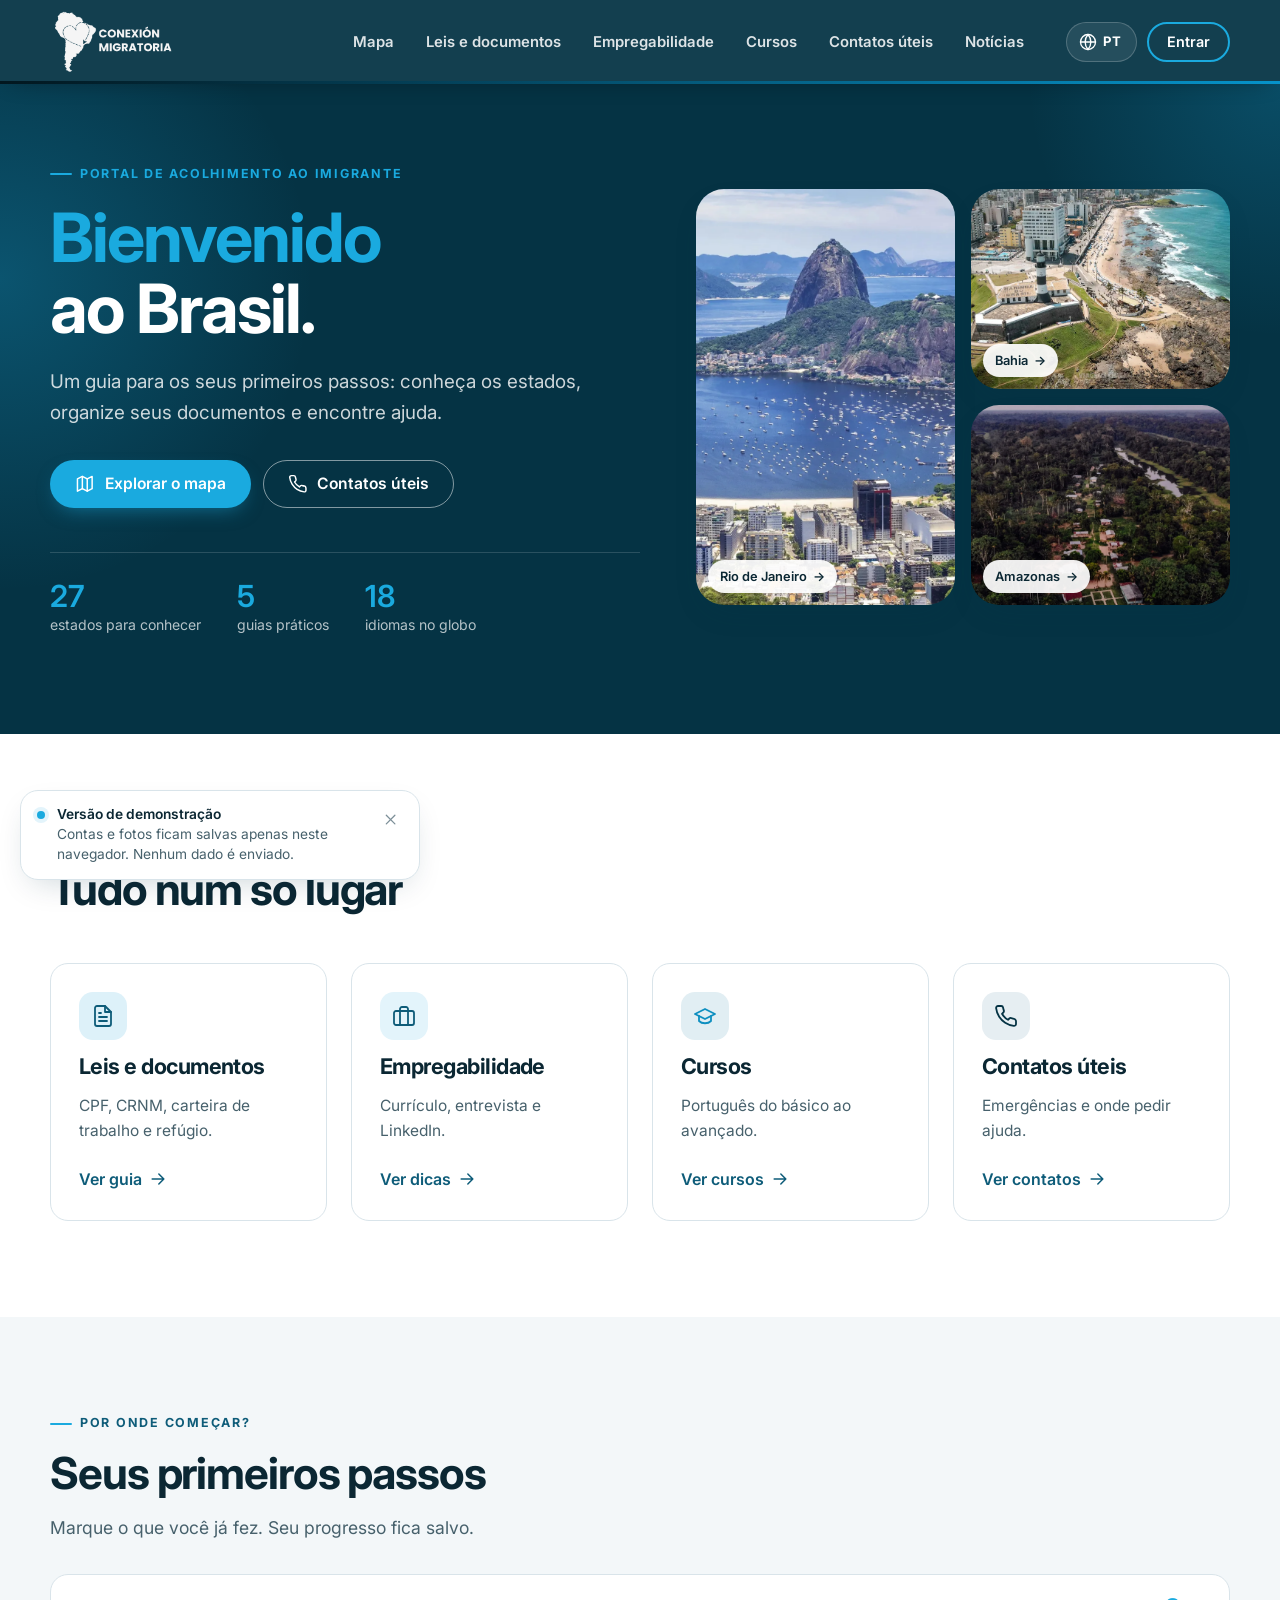
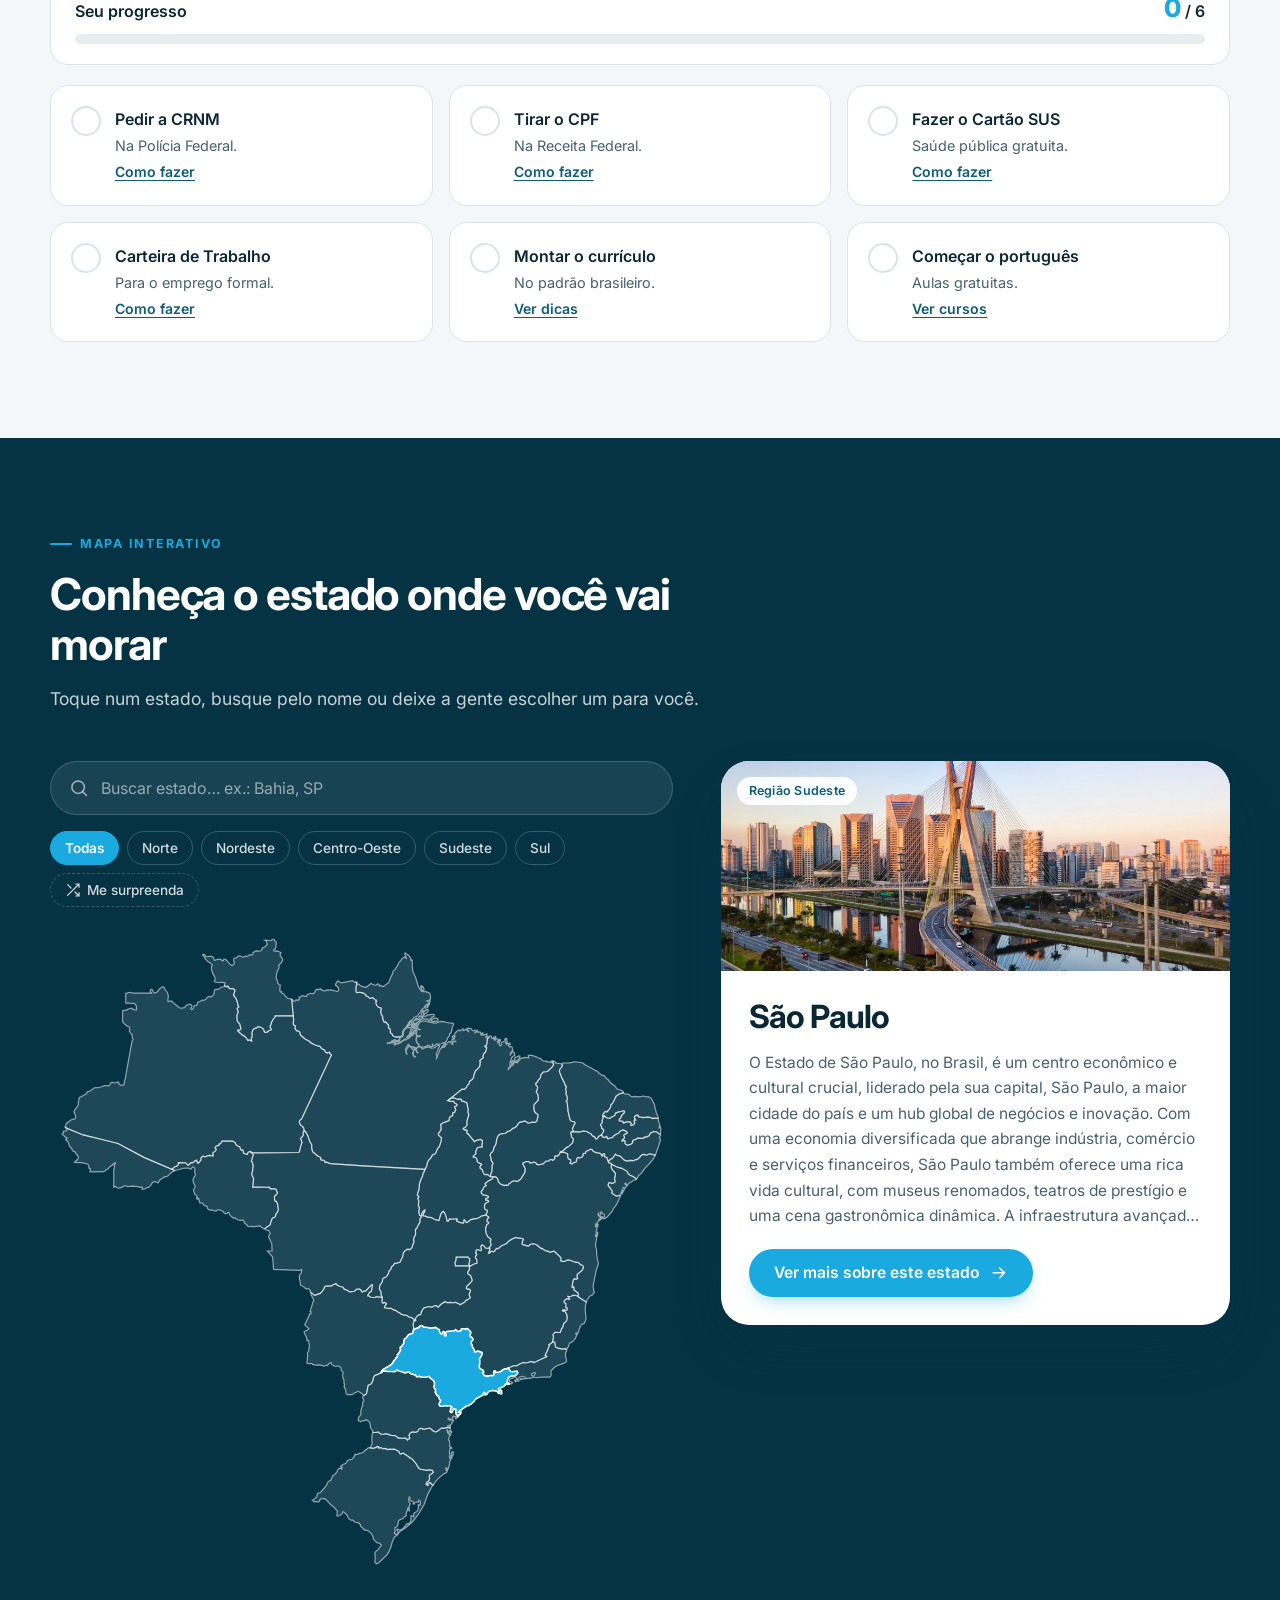
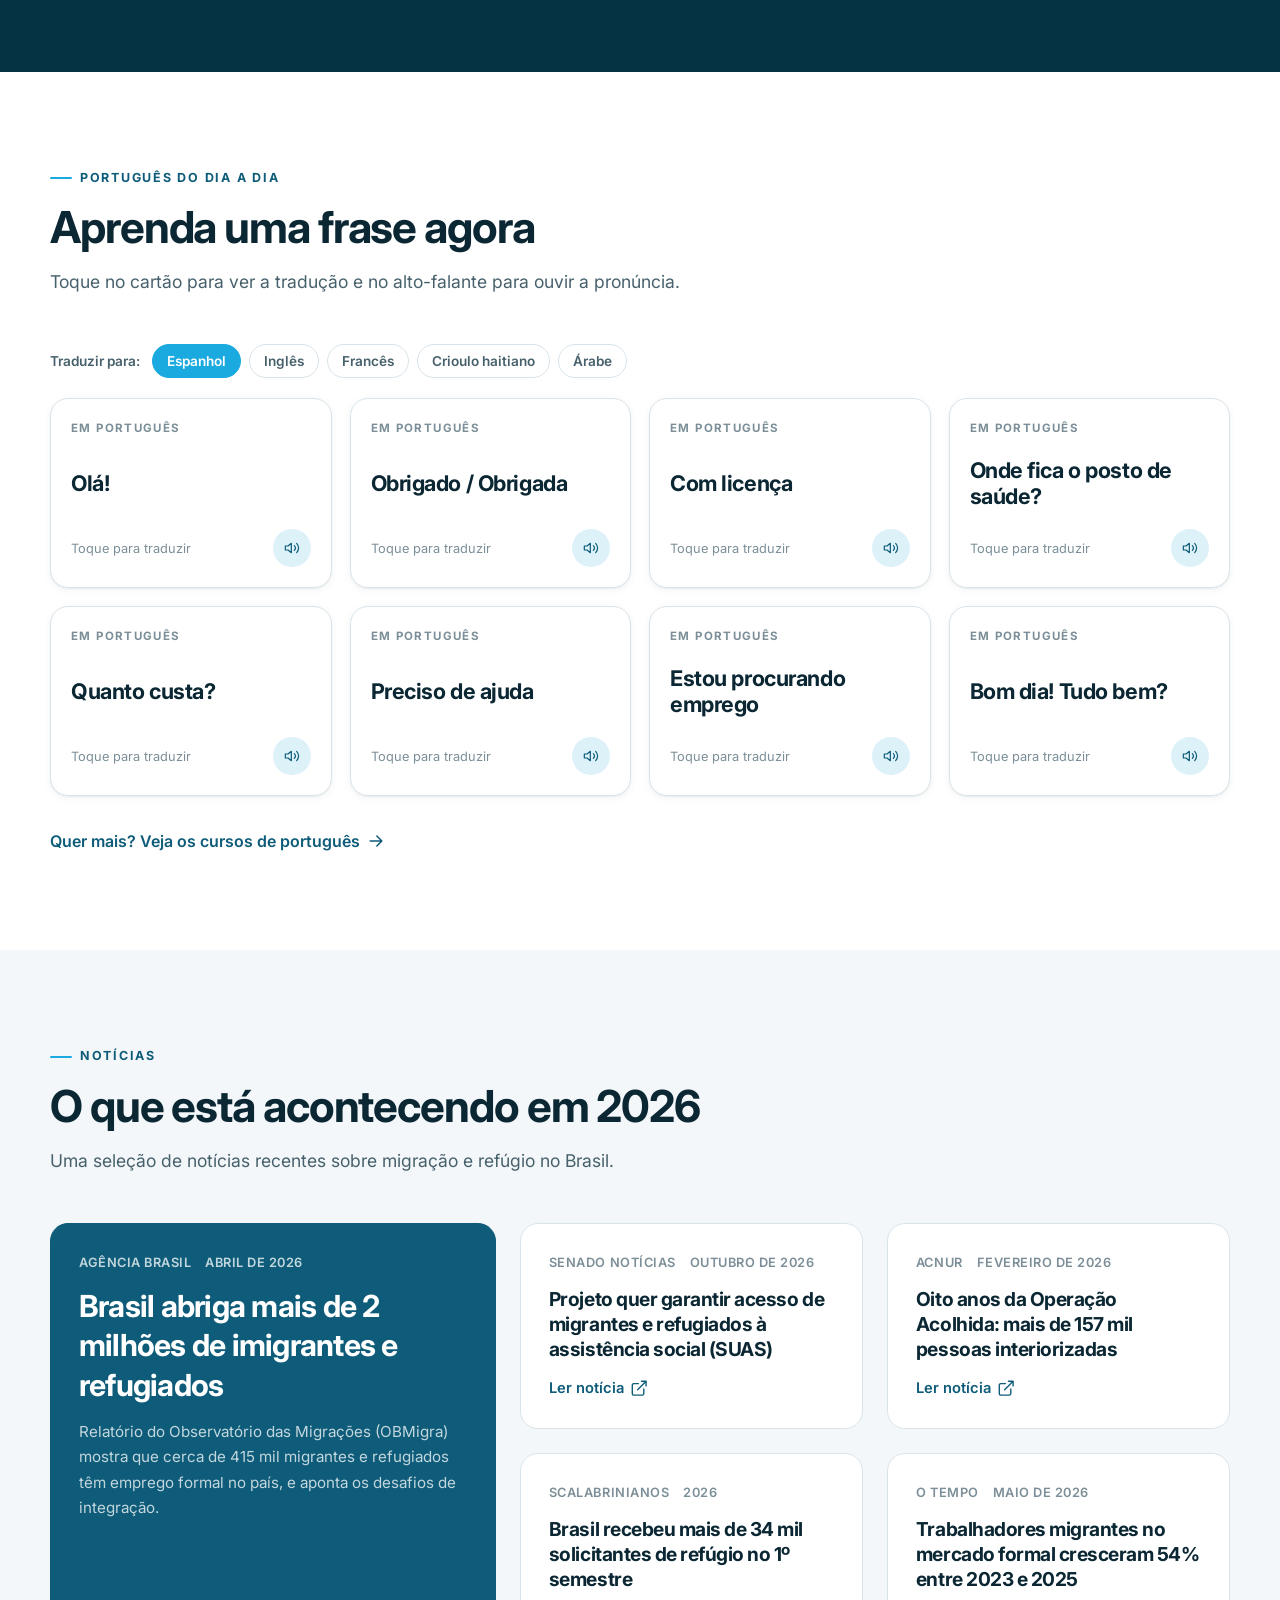
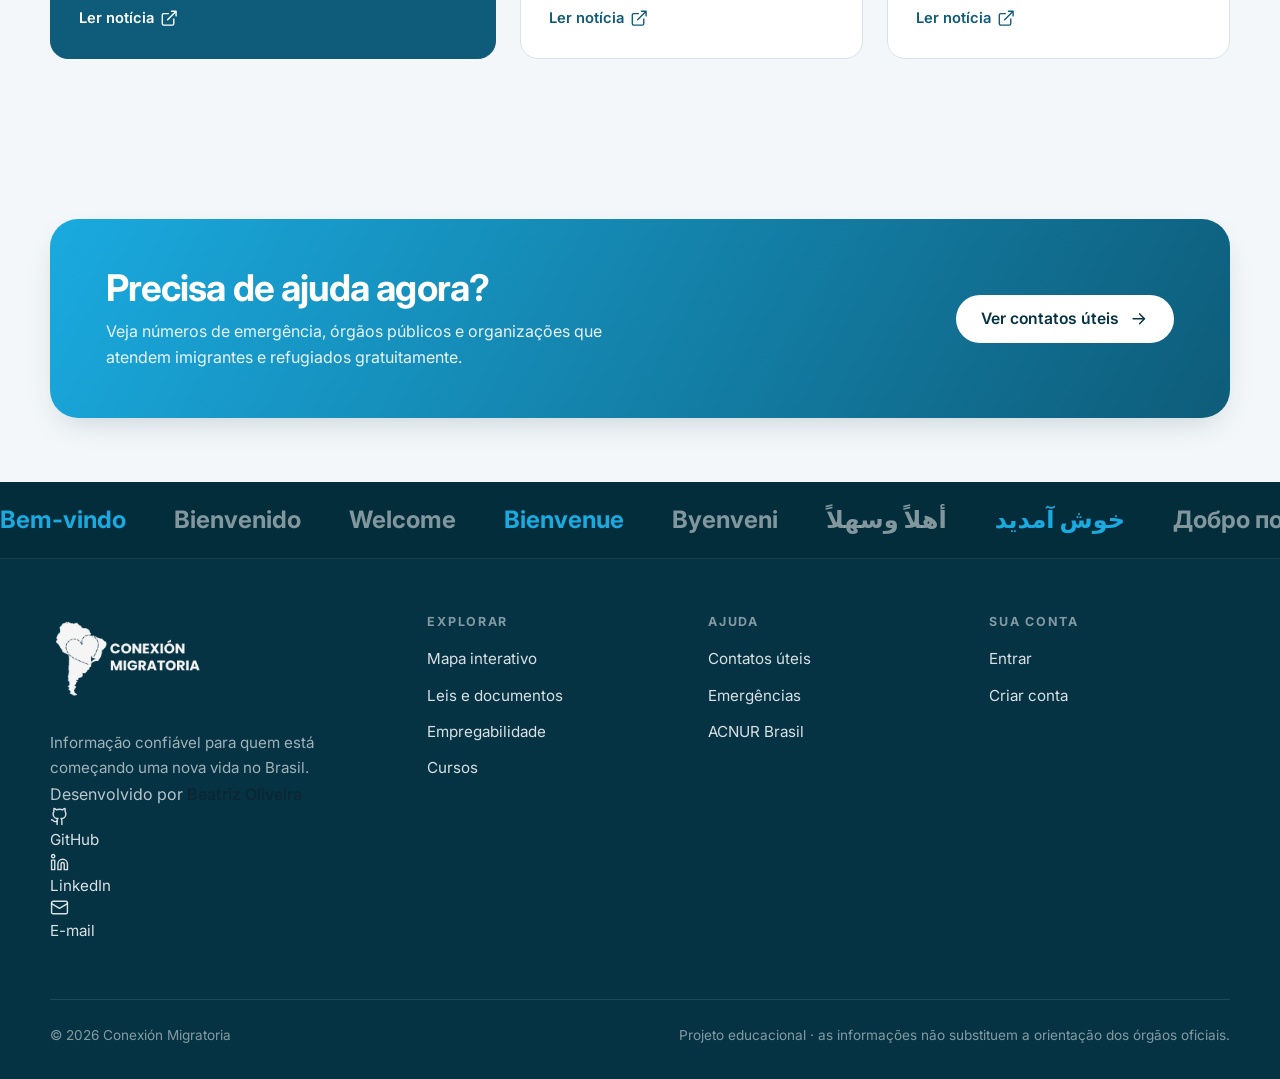
<file: index.html>
<!DOCTYPE html>
<html lang="pt-BR" data-titulo-pt="Conexión Migratoria · Seu novo começo no Brasil" data-titulo-es="Conexión Migratoria · Tu nuevo comienzo en Brasil">
<head>
    <meta charset="UTF-8">
    <meta name="viewport" content="width=device-width, initial-scale=1.0">
    <title>Conexión Migratoria · Seu novo começo no Brasil</title>
    <meta name="description" content="Portal de apoio a imigrantes e refugiados no Brasil: mapa interativo dos estados, leis e documentos, empregabilidade, cursos e contatos úteis.">
    <meta name="theme-color" content="#053344">
    <meta name="author" content="Beatriz Oliveira">
    <link rel="icon" href="./img/ico-CM.ico" type="image/x-icon">
    <link rel="stylesheet" href="./css/estilo.css?v=202611241856">
    <script src="./js/idioma.js?v=202611241856"></script>
    <script src="./js/demo-store.js?v=202611241856"></script>
</head>
<body>
<div id="cm-topo"></div>
<script src="./js/layout.js?v=202611241856"></script>

<main id="conteudo">

    <!-- Apresentação -->
    <section class="hero">
        <div class="container">
            <div>
                <span class="sobretitulo"><span lang="pt">Portal de acolhimento ao imigrante</span><span lang="es">Portal de acogida al inmigrante</span></span>
                <h1>
                    <span class="saudacao notranslate" translate="no" data-saudacao="Bem-vindo|Bienvenido|Welcome|Bienvenue|Byenveni|أهلاً وسهلاً|خوش آمدید|Добро пожаловать|Ласкаво просимо|欢迎|स्वागत है|Benvenuto|Willkommen|Hoş geldiniz|Karibu|Boyei malamu|Allin hamusqayki|Tereguahẽ porã">Bem-vindo</span><br>
                    <span lang="pt">ao Brasil.</span><span lang="es">a Brasil.</span>
                </h1>
                <p class="hero-lead">
                    <span lang="pt">Um guia para os seus primeiros passos: conheça os estados, organize seus documentos e encontre ajuda.</span>
                    <span lang="es">Una guía para tus primeros pasos: conoce los estados, organiza tus documentos y encuentra ayuda.</span>
                </p>
                <div class="hero-acoes">
                    <a class="botao botao-primario" href="#mapa"><svg class="icone" viewBox="0 0 24 24" aria-hidden="true"><path d="M9 3 3 6v15l6-3 6 3 6-3V3l-6 3-6-3z"/><path d="M9 3v15M15 6v15"/></svg><span lang="pt">Explorar o mapa</span><span lang="es">Explorar el mapa</span></a>
                    <a class="botao botao-contorno" href="./contatos.html"><svg class="icone" viewBox="0 0 24 24" aria-hidden="true"><path d="M22 16.9v3a2 2 0 0 1-2.2 2 19.8 19.8 0 0 1-8.6-3.1 19.5 19.5 0 0 1-6-6A19.8 19.8 0 0 1 2.1 4.2 2 2 0 0 1 4.1 2h3a2 2 0 0 1 2 1.7c.1.9.4 1.8.7 2.7a2 2 0 0 1-.5 2.1L8 9.8a16 16 0 0 0 6 6l1.3-1.3a2 2 0 0 1 2.1-.4c.9.3 1.8.6 2.7.7a2 2 0 0 1 1.7 2z"/></svg><span lang="pt">Contatos úteis</span><span lang="es">Contactos útiles</span></a>
                </div>
                <div class="hero-numeros">
                    <div><strong data-contar="27">27</strong><span lang="pt">estados para conhecer</span><span lang="es">estados para conocer</span></div>
                    <div><strong data-contar="5">5</strong><span lang="pt">guias práticos</span><span lang="es">guías prácticas</span></div>
                    <div><strong data-contar="18">18</strong><span lang="pt">idiomas no globo</span><span lang="es">idiomas en el globo</span></div>
                </div>
            </div>
            <div class="mosaico" data-mosaico="RJ,BA,AM,SP,PE,PR,MG,CE,SC,DF,PA,RS,MS,MA,RN,GO">
                <figure><img src="./imgs-estado/img1rj-rj.webp" alt="" fetchpriority="high"><figcaption><a href="./pg-estados.html?uf=RJ"><span>Rio de Janeiro</span></a></figcaption></figure>
                <figure><img src="./imgs-estado/img1ba-ba.webp" alt=""><figcaption><a href="./pg-estados.html?uf=BA"><span>Bahia</span></a></figcaption></figure>
                <figure><img src="./imgs-estado/img1am-am.webp" alt=""><figcaption><a href="./pg-estados.html?uf=AM"><span>Amazonas</span></a></figcaption></figure>

            </div>
        </div>
    </section>

    <!-- O que oferecemos -->
    <section class="secao secao-papel" id="servicos">
        <div class="container">
            <div class="cabecalho-secao">
                <span class="sobretitulo"><span lang="pt">O que oferecemos</span><span lang="es">Lo que ofrecemos</span></span>
                <h2><span lang="pt">Tudo num só lugar</span><span lang="es">Todo en un solo lugar</span></h2>
            </div>
            <div class="grade grade-4">
                <a class="cartao cartao-servico revelar" href="./leis.html">
                    <span class="icone-redondo"><svg class="icone" viewBox="0 0 24 24" aria-hidden="true"><path d="M14 2H6a2 2 0 0 0-2 2v16a2 2 0 0 0 2 2h12a2 2 0 0 0 2-2V8z"/><path d="M14 2v6h6M16 13H8M16 17H8M10 9H8"/></svg></span>
                    <h3><span lang="pt">Leis e documentos</span><span lang="es">Leyes y documentos</span></h3>
                    <p><span lang="pt">CPF, CRNM, carteira de trabalho e refúgio.</span><span lang="es">CPF, CRNM, libreta de trabajo y refugio.</span></p>
                    <span class="link-seta"><span lang="pt">Ver guia</span><span lang="es">Ver guía</span><svg class="icone" viewBox="0 0 24 24" aria-hidden="true"><path d="M5 12h14M13 6l6 6-6 6"/></svg></span>
                </a>
                <a class="cartao cartao-servico revelar" href="./pg-empregos.html">
                    <span class="icone-redondo"><svg class="icone" viewBox="0 0 24 24" aria-hidden="true"><rect x="2" y="7" width="20" height="14" rx="2"/><path d="M16 21V5a2 2 0 0 0-2-2h-4a2 2 0 0 0-2 2v16"/></svg></span>
                    <h3><span lang="pt">Empregabilidade</span><span lang="es">Empleo</span></h3>
                    <p><span lang="pt">Currículo, entrevista e LinkedIn.</span><span lang="es">Currículum, entrevista y LinkedIn.</span></p>
                    <span class="link-seta"><span lang="pt">Ver dicas</span><span lang="es">Ver consejos</span><svg class="icone" viewBox="0 0 24 24" aria-hidden="true"><path d="M5 12h14M13 6l6 6-6 6"/></svg></span>
                </a>
                <a class="cartao cartao-servico revelar" href="./pg-cursos.html">
                    <span class="icone-redondo"><svg class="icone" viewBox="0 0 24 24" aria-hidden="true"><path d="M22 10 12 5 2 10l10 5 10-5z"/><path d="M6 12v5c3 3 9 3 12 0v-5"/></svg></span>
                    <h3><span lang="pt">Cursos</span><span lang="es">Cursos</span></h3>
                    <p><span lang="pt">Português do básico ao avançado.</span><span lang="es">Portugués del básico al avanzado.</span></p>
                    <span class="link-seta"><span lang="pt">Ver cursos</span><span lang="es">Ver cursos</span><svg class="icone" viewBox="0 0 24 24" aria-hidden="true"><path d="M5 12h14M13 6l6 6-6 6"/></svg></span>
                </a>
                <a class="cartao cartao-servico revelar" href="./contatos.html">
                    <span class="icone-redondo"><svg class="icone" viewBox="0 0 24 24" aria-hidden="true"><path d="M22 16.9v3a2 2 0 0 1-2.2 2 19.8 19.8 0 0 1-8.6-3.1 19.5 19.5 0 0 1-6-6A19.8 19.8 0 0 1 2.1 4.2 2 2 0 0 1 4.1 2h3a2 2 0 0 1 2 1.7c.1.9.4 1.8.7 2.7a2 2 0 0 1-.5 2.1L8 9.8a16 16 0 0 0 6 6l1.3-1.3a2 2 0 0 1 2.1-.4c.9.3 1.8.6 2.7.7a2 2 0 0 1 1.7 2z"/></svg></span>
                    <h3><span lang="pt">Contatos úteis</span><span lang="es">Contactos útiles</span></h3>
                    <p><span lang="pt">Emergências e onde pedir ajuda.</span><span lang="es">Emergencias y dónde pedir ayuda.</span></p>
                    <span class="link-seta"><span lang="pt">Ver contatos</span><span lang="es">Ver contactos</span><svg class="icone" viewBox="0 0 24 24" aria-hidden="true"><path d="M5 12h14M13 6l6 6-6 6"/></svg></span>
                </a>
            </div>
        </div>
    </section>

    <!-- Primeiros passos (checklist) -->
    <section class="secao" id="primeiros-passos">
        <div class="container">
            <div class="carrossel-cabecalho">
                <div class="cabecalho-secao">
                    <span class="sobretitulo"><span lang="pt">Por onde começar?</span><span lang="es">¿Por dónde empezar?</span></span>
                    <h2><span lang="pt">Seus primeiros passos</span><span lang="es">Tus primeros pasos</span></h2>
                    <p><span lang="pt">Marque o que você já fez. Seu progresso fica salvo.</span><span lang="es">Marca lo que ya hiciste. Tu progreso queda guardado.</span></p>
                </div>
            </div>
            <div class="progresso revelar" data-progresso="primeiros-passos" style="margin-bottom: 20px">
                <div class="progresso-topo">
                    <span><span lang="pt">Seu progresso</span><span lang="es">Tu progreso</span></span>
                    <span><span class="contagem" data-feitos>0</span> / <span data-total>6</span></span>
                </div>
                <div class="progresso-barra"><span></span></div>
                <p class="parabens"><span lang="pt">Parabéns! Você completou os primeiros passos. 🎉</span><span lang="es">¡Felicitaciones! Completaste los primeros pasos. 🎉</span></p>
            </div>
            <div class="passos-grade" data-checklist="primeiros-passos">
                <label class="item-check revelar"><input type="checkbox" value="crnm"><span class="marcador"><svg class="icone" viewBox="0 0 24 24" aria-hidden="true"><path d="M20 6 9 17l-5-5"/></svg></span>
                    <span><strong><span lang="pt">Pedir a CRNM</span><span lang="es">Solicitar la CRNM</span></strong><p><span lang="pt">Na Polícia Federal.</span><span lang="es">En la Policía Federal.</span></p><a href="./leis.html#primeiros-passos"><span lang="pt">Como fazer</span><span lang="es">Cómo hacerlo</span></a></span></label>
                <label class="item-check revelar"><input type="checkbox" value="cpf"><span class="marcador"><svg class="icone" viewBox="0 0 24 24" aria-hidden="true"><path d="M20 6 9 17l-5-5"/></svg></span>
                    <span><strong><span lang="pt">Tirar o CPF</span><span lang="es">Obtener el CPF</span></strong><p><span lang="pt">Na Receita Federal.</span><span lang="es">En la Receita Federal.</span></p><a href="./leis.html#documentos"><span lang="pt">Como fazer</span><span lang="es">Cómo hacerlo</span></a></span></label>
                <label class="item-check revelar"><input type="checkbox" value="sus"><span class="marcador"><svg class="icone" viewBox="0 0 24 24" aria-hidden="true"><path d="M20 6 9 17l-5-5"/></svg></span>
                    <span><strong><span lang="pt">Fazer o Cartão SUS</span><span lang="es">Sacar la Tarjeta SUS</span></strong><p><span lang="pt">Saúde pública gratuita.</span><span lang="es">Salud pública gratuita.</span></p><a href="./leis.html#documentos"><span lang="pt">Como fazer</span><span lang="es">Cómo hacerlo</span></a></span></label>
                <label class="item-check revelar"><input type="checkbox" value="ctps"><span class="marcador"><svg class="icone" viewBox="0 0 24 24" aria-hidden="true"><path d="M20 6 9 17l-5-5"/></svg></span>
                    <span><strong><span lang="pt">Carteira de Trabalho</span><span lang="es">Libreta de Trabajo</span></strong><p><span lang="pt">Para o emprego formal.</span><span lang="es">Para el empleo formal.</span></p><a href="./leis.html#documentos"><span lang="pt">Como fazer</span><span lang="es">Cómo hacerlo</span></a></span></label>
                <label class="item-check revelar"><input type="checkbox" value="curriculo"><span class="marcador"><svg class="icone" viewBox="0 0 24 24" aria-hidden="true"><path d="M20 6 9 17l-5-5"/></svg></span>
                    <span><strong><span lang="pt">Montar o currículo</span><span lang="es">Armar el currículum</span></strong><p><span lang="pt">No padrão brasileiro.</span><span lang="es">En el formato brasileño.</span></p><a href="./pg-empregos.html"><span lang="pt">Ver dicas</span><span lang="es">Ver consejos</span></a></span></label>
                <label class="item-check revelar"><input type="checkbox" value="portugues"><span class="marcador"><svg class="icone" viewBox="0 0 24 24" aria-hidden="true"><path d="M20 6 9 17l-5-5"/></svg></span>
                    <span><strong><span lang="pt">Começar o português</span><span lang="es">Empezar el portugués</span></strong><p><span lang="pt">Aulas gratuitas.</span><span lang="es">Clases gratuitas.</span></p><a href="./pg-cursos.html"><span lang="pt">Ver cursos</span><span lang="es">Ver cursos</span></a></span></label>
            </div>
        </div>
    </section>

    <!-- Mapa interativo -->
    <section class="secao secao-escura" id="mapa">
        <div class="container">
            <div class="cabecalho-secao">
                <span class="sobretitulo"><span lang="pt">Mapa interativo</span><span lang="es">Mapa interactivo</span></span>
                <h2><span lang="pt">Conheça o estado onde você vai morar</span><span lang="es">Conoce el estado donde vas a vivir</span></h2>
                <p><span lang="pt">Toque num estado, busque pelo nome ou deixe a gente escolher um para você.</span><span lang="es">Toca un estado, búscalo por nombre o deja que elijamos uno por ti.</span></p>
            </div>

            <div class="mapa-grade">
                <div>
                    <div class="mapa-ferramentas">
                        <div class="busca" role="combobox" aria-haspopup="listbox" aria-owns="sugestoes" aria-expanded="false">
                            <svg class="icone" viewBox="0 0 24 24" aria-hidden="true"><circle cx="11" cy="11" r="7.5"/><path d="m21 21-4.3-4.3"/></svg>
                            <label class="visualmente-oculto" for="buscaEstado"><span lang="pt">Buscar estado</span><span lang="es">Buscar estado</span></label>
                            <input id="buscaEstado" type="search" autocomplete="off" aria-autocomplete="list" aria-controls="sugestoes"
                                   placeholder="Buscar estado… ex.: Bahia, SP" data-pt-placeholder="Buscar estado… ex.: Bahia, SP" data-es-placeholder="Buscar estado… ej.: Bahia, SP">
                            <ul class="sugestoes" id="sugestoes" role="listbox" hidden></ul>
                        </div>
                        <div class="regioes" role="group" data-pt-aria-label="Filtrar por região" data-es-aria-label="Filtrar por región">
                            <button type="button" data-regiao="" aria-pressed="true"><span lang="pt">Todas</span><span lang="es">Todas</span></button>
                            <button type="button" data-regiao="norte" aria-pressed="false">Norte</button>
                            <button type="button" data-regiao="nordeste" aria-pressed="false"><span lang="pt">Nordeste</span><span lang="es">Noreste</span></button>
                            <button type="button" data-regiao="centro-oeste" aria-pressed="false"><span lang="pt">Centro-Oeste</span><span lang="es">Centro-Oeste</span></button>
                            <button type="button" data-regiao="sudeste" aria-pressed="false"><span lang="pt">Sudeste</span><span lang="es">Sureste</span></button>
                            <button type="button" data-regiao="sul" aria-pressed="false"><span lang="pt">Sul</span><span lang="es">Sur</span></button>
                            <button type="button" class="surpresa" id="estadoSurpresa"><svg class="icone" viewBox="0 0 24 24" aria-hidden="true"><path d="M16 3h5v5M4 20 21 3M21 16v5h-5M15 15l6 6M4 4l5 5"/></svg><span lang="pt">Me surpreenda</span><span lang="es">Sorpréndeme</span></button>
                        </div>
                    </div>
                    <div class="mapa-svg" id="mapaSvg">
                        <svg viewBox="0 0 612 639" xmlns="http://www.w3.org/2000/svg" role="group" data-pt-aria-label="Mapa do Brasil por estados" data-es-aria-label="Mapa de Brasil por estados">
                    <path data-uf="AC" data-regiao="norte" d="m 30.732574,238.03114 -2.08,-0.04 0.54,-1.81 -0.21,-0.83 -0.25,-0.49 -1.25,-0.7 -0.14,-0.45 0.27,-1.15 -0.77,-1.95 -1.09,-0.64 -5.6,-1.25 -7.34,-0.19 0.27,-0.56 2.49,-2.26 0.89,-1.23 0.29,-1.2 -0.22,-1.23 -0.68,-0.91 -0.83,-0.44 -1.68,-2.95 -0.77,-0.44 -0.9,-0.19 -1.13,-1.13 -0.92,-2.38 -2,-1.53 -0.98,-3.62 -0.87,-1.64 -1.88,-1.08 -0.08,-1.17 0.81,0.1 0.42,-0.52 0.07,-0.67 -0.2,-0.42 -2.12,-0.93 -0.36,-0.66 -2.16999996,-1.89 0.04,-0.37 0.62,-0.05 0.49999996,-1.32 -0.01,-1.31 3.01,-0.39 0.5,-0.39 -0.22,-1.35 -1.17,-1.57 0,0 17.95,7.48 23.66,5.66 12.14,3.14 26.44,14.17 28.509996,12.13 0,0 2.97,1.26 0,0 -0.3,0.48 -1.57,0.66 -2.09,1.59 -2.86,2.79 -1.65,0.86 -0.66,-0.18 -1.53,0.18 -0.05,0.56 -1.92,1.3 -2.08,0.99 -1.439996,1.83 -0.44,1.18 -0.61,0.28 -1.17,-0.75 -0.76,-0.13 -2.37,0.05 -0.68,0.26 -0.63,0.45 -0.36,0.86 -2.44,3.48 -3.77,1.25 -0.84,0.69 -1.94,0.51 -1.03,0.03 0.08,-2.11 -1.36,0.2 -3.55,-0.77 -5.24,-0.47 -5.09,0.38 -0.66,-0.58 -2.27,-0.17 -3.56,1.83 -2.73,0.62 -1.68,-0.67 -1.4,-1.44 -1.64,1.16 0.04,-17.55 0.05,-1.1 0.47,-0.71 0.07,-2.35 -0.26,-0.88 0.97,-1.18 0.48,-1.14 -1.16,0.2 -2.97,2.59 -1.6,1.01 -2.06,2.38 -1.95,0.67 -0.65,1.08 -1.81,0.99 z"/>
                    <path data-uf="AL" data-regiao="nordeste" d="m 562.17257,230.56114 -0.2,-0.73 -1.42,-0.78 -0.45,0.09 -1.02,-0.29 -0.54,-1.4 0,0 1.32,-1.07 0.64,-1.09 2.17,-0.76 2.38,-3.29 0.09,-0.69 0.82,-0.6 1,1.22 1.67,0.3 1.08,-0.12 2.55,2.02 1.9,2.12 1.78,1.05 1.91,0.48 2.5,-0.65 3.14,0.29 1.17,-0.11 1.86,-1.06 1.16,0.05 1.81,-1.11 2.18,-2.29 0.12,-0.45 1.55,-1.24 2,-0.24 2.24,0.85 2.56,-1.29 1.47,-0.19 1.92,0.81 2.9,0.27 0.27,0.21 0,0 -2.78,4.96 -4.55,5.13 -3.58,3.58 -3.04,4.58 -3.33,2.88 -1,2.03 -1.32,1.79 0,0 -0.6,-1.31 -3.59,-2.23 -0.46,-0.03 -1.66,-0.79 -1.76,-1.45 -1.3,-2.45 -5.42,-3.07 -3.68,-0.95 z"/>
                    <path data-uf="AP" data-regiao="norte" d="m 345.24257,99.961144 -0.94,-0.06 -0.77,0.339996 -1.3,0.12 -2.79,-0.679996 -1.45,-1.03 -0.43,-1.5 -1.87,-1.39 -0.11,-1.3 0.21,-0.69 -0.31,-1.58 -0.33,-0.47 -0.95,-0.19 -0.41,-0.94 0.08,-2.43 -2.93,-3.28 -0.78,0.36 -0.82,-0.19 -1.5,-3.48 0.13,-1.58 -0.59,-1.81 -0.62,-0.56 -0.67,-1.51 -0.19,-2.11 0.43,-3.14 -0.17,-0.33 -2.57,-0.73 -2.02,-2.26 -0.76,-2.83 0.19,-0.72 0.68,-0.23 -0.49,-1.18 -0.68,0.03 -2.84,-2.66 -0.94,0.14 -0.38,0.42 -1.33,0.14 -0.84,-0.27 -0.8,-0.98 -1.14,-0.84 -1.19,-0.12 -0.49,-1.28 -0.67,-0.8 -1.93,-1.05 -1.29,-0.49 -3.39,-0.37 -1.08,0.29 -1.17,-0.02 -0.31,-0.54 -0.24,-1.44 0.25,-4.54 0.62,-1.3 -0.37,-2.3 -0.62,-0.57 0,0 0.35,-0.21 0.99,0.3 -0.01,0.81 -0.29,0.18 0.34,0.97 1.47,-0.06 0.82,0.23 0.35,0.9 0.84,0.71 2.25,0.78 3.29,0.75 2.76,-1.78 0.35,-0.76 1.73,-1.17 0.83,-0.29 0.69,0.94 2.71,0.94 1.08,-0.12 1.72,-1.01 0.12,-0.42 0.32,0.03 1.46,1.3 -0.2,0.87 2.37,-0.17 0.51,0.5 0.95,0.17 0.62,-0.01 0.91,-0.48 1.67,-1.5 1.78,-1.1 1.75,-2.3 0.37,-1 -0.2,-0.54 3.13,-6.5 0.11,-1.82 1.11,-1.3 0.73,-0.19 3.6,-5.79 0.23,-1.15 0.84,-1.2 1.79,-1.55 0.63,-1.66 2.11,-1.14 0.47,-0.92 1.04,-0.58 0.56,1.46 0.88,1.36 -1.67,-4.8 -0.07,-1.29 0.18,-0.33 3.37,2.42 1.14,1.21 0.91,1.22 0.52,1.19 0.03,1.58 0.44,0.31 0.32,-0.48 0.38,-0.1 0.21,0.4 0.21,7.89 0.66,3.87 2.71,6.05 2.66,8.94 3.32,5 1.01,0.35 3.27,-0.08 2.78,0.94 1.29,0.85 0.77,2.65 -0.16,3.33 -1.29,0.96 -1.73,0.43 -0.38,0.33 1.79,-0.15 1.04,-0.42 0.28,0.23 0.12,0.59 -0.17,0.73 -5.03,4.06 -1.17,2.1 -2.15,1.41 -1.94,3.72 -2.91,3.5 -0.7,0.46 -0.94,-0.09 -1.45,0.52 -2.08,2.98 0,0 -1.34,0.07 -0.75,0.9 0,0 -1.47,1.68 -0.97,2.22 -1.12,1.87 -0.84,0.65 -3.01,3.45 -0.36,2.4 0.17,1.8 -1.95,1.81 -0.98,0.12 z m 23.36,-46.99 -0.45,-0.33 -1.1,-1.86 0.07,-0.88 0.23,-0.41 1.66,-0.45 0.43,0.39 0.83,2.27 -0.99,1.1 -0.68,0.17 z m 2.49,17.61 -0.4,-0.25 -0.08,-0.71 1.11,-1.1 0.88,-0.15 1.25,0.24 0.46,-0.11 0.44,-0.64 0.05,0.59 -0.97,1.44 -0.99,0.5 -1.75,0.19 z m 3.44,-2.87 -0.78,-0.23 0,-0.56 0.72,-1.04 1.25,-0.1 0.18,0.35 -0.1,0.51 -1.27,1.07 z m -7.19,-18.42 -0.76,-0.5 0.26,-0.83 0.88,-0.17 0.86,0.32 0.01,0.73 -1.25,0.45 z"/>
                    <path data-uf="AM" data-regiao="norte" d="m 166.08257,47.551144 0.72,0.78 0.75,0.34 0.61,0.01 1.13,-0.42 0.63,0.11 0.06,0.96 1.21,1.17 0.97,0.37 0.88,-0.21 1.36,0.11 1.95,0.95 0.49,0.66 -0.91,3.32 -0.71,1.5 2.73,3.74 1.66,4.76 0.19,2.26 0.87,1.12 0.05,0.45 -1.62,1.46 0.36,1.59 0.66,1.58 -0.77,3.04 -0.57,0.96 0.29,4.98 0.88,2.17 1.22,0.84 0.58,0.9 1.13,4.33 -0.06,0.58 -1.14,1.32 -1.84,-0.33 -0.14,1.14 5.01,4.42 0.52,0.04 1.96,1.31 1.48,1.649996 1.04,2.04 0.53,0.07 1.34,-0.42 2.36,1.04 -0.44,-2.11 0.75,-2.289996 0.25,-1.73 -0.37,-1.8 0.82,-2.97 1.02,-1.26 1.28,-0.69 2.09,-0.71 0.55,-0.89 1.6,-0.06 2.83,0.93 1.87,2.04 0.92,2.51 1.82,0.23 1.25,-0.46 1.41,-1.41 2.03,-0.55 0.42,-0.39 0.02,-0.53 -1.14,-1.41 -0.23,-0.73 0.11,-0.66 1.15,-2.64 0.07,-1.13 1.66,-3.03 2.33,-3.26 -0.03,-0.68 18.49,0.07 0,0 0.4,4.86 -0.43,1.45 0.18,2.27 0.24,0.68 1.7,0.85 0.18,0.41 -0.35,0.69 -0.05,2.11 1.83,1.99 0.36,0.19 0.7,-0.18 1.84,1.23 0.55,1.83 0.04,0.93 0.3,0.45 4.64,3.769996 4.58,2.54 0.63,0.9 1.35,1.09 1.88,0.67 2.37,1.31 2.26,0.65 1.36,0.15 1.32,0.82 0.08,0.61 1.27,1.34 2.7,1.44 1.1,2.17 1.87,0.79 0.85,-0.61 1.38,-0.35 0.19,0.48 -0.13,0.78 1.81,1.67 -29.9,64.24 -0.78,1.31 -1.45,1.13 -0.58,0.97 -0.03,1.13 0.82,2.33 0.38,0.57 1.07,0.58 1.58,1.56 0.64,1.26 0.15,1.96 0.57,0.57 0,0 -1.18,1.2 -0.2,0.61 -0.06,0.76 0.34,0.84 -0.27,1.01 -1.2,1.82 -0.86,0.64 -0.42,0.85 0.1,0.85 0.66,1.37 0.46,1.94 -1.38,4.22 -1.18,5.22 -1.21,0.73 -47.85,0.32 0,0 0.04,-0.7 -0.36,-0.38 -1.39,-0.28 -1.92,1.08 -0.54,1.74 -0.68,0.19 -3.24,-1.48 -0.68,-2.88 -0.62,-0.2 -0.98,0.13 -0.46,-0.21 -1.25,-3.27 -2.54,-0.98 -1.33,-1.27 -0.8,-1.91 -0.45,-0.49 -2.15,-1.13 -10.79,0.06 -1.38,2.56 -1.72,0.5 0.09,1.17 -0.26,0.22 -2.48,0.53 -1.19,1.59 -0.05,0.67 0.9,0.7 0.17,0.45 -0.36,1.02 -0.81,1.15 -2.06,1.21 -0.11,1.81 0.24,1.46 -3.87,-0.46 -2.13,0.38 -1.2,1.07 -1.79,-0.1 -0.84,-0.55 -0.46,-0.02 -1.75,1.26 -0.53,0.84 0.26,1.75 -2.54,3.16 -0.68,0.08 -0.68,-0.53 -0.64,-2.26 -0.38,-0.09 -1.84,1.02 -1.3,1.21 -1.37,0.39 -0.77,-0.13 -1.08,0.5 -0.41,0.53 -0.13,0.72 -1.22,0.79 -0.37,0.02 -2.31,-2.33 -0.72,-0.37 -2.87,0.33 -3.96,-0.26 0.16,1.29 -0.15,0.56 -1.55,1.81 -1.92,0.58 -3.26,2.56 0,0 -28.509996,-12.13 -26.44,-14.17 -12.14,-3.14 -23.66,-5.66 -17.95,-7.48 0,0 -0.07,-0.65 0.7,-2.92 1.22,-1.4 4.92,-3.47 2.26,-0.24 0.47,-0.3 0.98,-1.56 0.08,-1.03 -1.74,-4.49 0.38,-1.19 1.18,-2.19 1.28,-1.32 0.92,-1.25 0.42,-0.98 0.3,-1.74 -0.29,-1.32 0.67,-2.04 0.31,-2.31 0.73,-0.75 3.66,-1.63 2.19,-1.23 1.15,-1.04 0.44,-1.4 0.78,-0.37 1.41,-0.11 1.65,-0.93 3.54,-2.73 2.42,-0.43 1.51,0.29 4.19,-1.22 1.5,-0.77 1.82,-0.36 3.33,0.38 1.3,-1.59 0.63,-1.45 1.09,-0.61 2.14,0.2 0.64,0.54 1.32,-0.24 1.1,-0.74 1.71,0.12 0.31,0.53 -0.02,1.18 1.61,1.29 2.83,0.08 0.58,-0.4 0.46,-0.78 -0.11,-0.39 1.17,-4.92 6.7,-37.17 1.16,-2.92 -0.99,-4.959996 0.12,-0.26 -1.3,-1.05 -1.48,-2.75 -0.04,-0.49 0.65,-1.39 -0.52,-1.78 -0.37,-0.4 -1.7,-0.59 -3.03,-2.35 -1.94,-2.28 0.2,-11.51 3.89,-0.26 1.75,-1.17 3.5,-0.92 2.68,1.76 1.22,0.11 1.27,-0.43 -0.49,-1.69 0.3,-1.72 -1.37,-2.1 -0.57,-0.54 -1.15,-0.6 -1.51,0.53 -2.79,-0.61 -3.57,0.09 -0.06,-9.9 0.96,0.04 1.32,-0.58 2.28,-0.6 2.84,0.87 19.03,0.06 -0.46,-0.66 -0.79,-0.14 -0.38,-1.2 0.95,-1.93 1.43,0.4 0.61,1.52 0.87,1.32 0.66,0.35 0.83,0.01 1.61,-0.61 1.94,-2.09 0.32,-0.84 1.259996,-1.24 2.55,-1.39 1.29,0.46 1.17,2.58 1.62,1.99 0.74,1.3 0.66,1.78 0.23,1.55 -0.49,3.63 0.2,1.76 3.2,-0.75 8.31,7.06 0.79,0.28 2.5,0.21 2.3,-1 1.7,-1.7 2.11,-1.16 2.19,-0.11 0.56,0.29 0.77,1.08 -0.02,0.97 -1.11,1.7 0.37,0.98 0.58,0.27 1.33,-0.72 0.56,-0.91 0.23,-1.29 1,-1.16 0.47,-0.23 1,0.18 0.55,-0.18 0.41,-0.66 0.46,-2.31 0.51,-0.37 1.51,-0.36 2.93,-1.77 0.97,0.55 0.93,-0.29 1.6,-1.04 1.02,-1.61 2.11,-1.21 2.03,0.55 2.36,-1.65 0.55,-0.82 0.44,-2.66 -0.03,-1.29 0.77,-0.92 1.03,-0.42 1.74,-0.02 1.34,-0.39 2.06,-1.6 0.96,-0.37 2.28,-0.3 z"/>
                    <path data-uf="BA" data-regiao="nordeste" d="m 527.76257,365.59114 -0.36,-0.83 0.68,-1.35 -0.01,-0.53 -0.53,-1.04 -4.13,-3.05 -0.15,-0.51 0.22,-1.51 -0.57,-1.23 -0.65,0.24 -0.2,0.45 -0.34,0.18 -0.22,-0.25 0.53,-4.4 0.82,-3.3 0.82,-0.88 2.47,0.24 1.02,-0.71 0,-0.42 -0.56,-1.02 0.16,-2.65 4.96,-4.22 1.47,-3.08 -0.42,-1.17 -0.78,-1.02 -0.89,-0.06 -0.73,-0.38 -2.83,-2.47 -2.12,0.02 -2.19,-0.6 -2.27,-1.08 -2.73,-0.56 -1.98,-0.14 -1.32,0.99 -1.47,0.5 -2.61,-0.45 -0.57,0.21 -0.44,-3.96 -6.52,-6.2 -0.38,-0.18 -4.39,1.23 -1.53,-1.24 -0.51,0.21 -0.93,-0.22 -2.54,-1.22 -2.17,-1.62 -0.98,0.18 -4.35,-3.63 -1.1,-0.54 -2.73,-0.75 -1.77,0.25 -1.88,0.9 -0.81,1.12 -0.64,0.18 -5.33,-1.47 -0.61,-0.49 -0.26,-1.5 0.14,-0.89 1.29,-2.74 -0.86,-0.46 -2.28,-0.52 -2.18,-0.04 -1.2,-0.5 -1.79,-0.08 -3.83,1.58 -4.26,3.03 -0.64,1.11 -3.37,1.87 -2.02,0.4 -0.95,1.18 -1.81,1.55 -1.43,0.52 -1,-0.15 -1.85,2.58 -1.04,0.77 -2.13,-0.38 -0.72,0.13 -0.69,1 -1.34,0.92 -0.4,-0.24 1.43,-3.43 -0.51,-2.41 0,0 1.48,-1.97 0.25,-0.77 -0.23,-1.27 -0.67,-1.72 0.1,-0.67 0.71,-1.42 -0.05,-0.46 -3.21,-2.62 -1.69,-3.46 -0.62,-3.52 0.05,-1.55 1.2,-3.83 1.59,-1.03 0.23,-0.38 0.06,-0.94 -1.63,-0.84 -0.11,-0.33 0.48,-2.52 1.43,-1.06 -0.02,-0.37 -2.72,-2.46 0,0 -0.04,-0.93 1.36,-2.38 -0.04,-1.07 -0.17,-0.42 -1.46,-0.49 -0.94,-0.65 -0.35,-1.26 0.06,-2.92 0.19,-0.85 1.95,-1.67 1.14,-0.42 0.96,-0.72 -0.29,-0.63 -0.58,-0.52 -0.92,-0.29 -1.03,0.18 -0.35,-0.33 -0.09,-0.5 0.42,-0.96 2.04,-0.82 0.56,-0.45 -0.04,-0.76 -1.88,-0.98 -3.58,-0.67 -1.86,-1.96 -0.23,-0.92 0.5,-1.16 1.01,-0.73 1.52,-3.48 0.9,-0.61 1.01,-0.27 0.35,-0.38 -1.29,-1.8 0.19,-0.37 3.21,-2.62 3.82,-2.02 0.56,-0.47 0.22,-0.98 0.69,-0.65 0,0 2.33,-0.02 1.44,1.34 0.66,1.04 0.53,2.21 1.76,2.49 4.18,1.86 1.8,-0.52 2.11,0.18 0.33,-0.21 0.75,-1.45 1.14,-0.37 0.67,-0.87 1.17,-0.89 2.21,-0.75 1.33,0.17 1.48,0.53 1.35,-0.42 2.97,-2.42 2.95,-5.05 0.72,-0.86 0.24,-0.92 0.3,-2.56 -0.12,-1.16 -2.24,-4.43 0.05,-0.93 3.24,-1.65 1.95,-0.02 1.5,0.46 0.41,0.93 0.32,0.18 2.12,-0.43 1.39,-0.54 1.33,0.38 1.71,0.99 -0.13,0.65 0.19,0.29 0.82,0.28 3,-0.11 1.47,-0.64 1.7,-0.1 0.82,-1.22 1.51,-1.34 2.73,-0.34 0.77,-0.36 0.81,-0.98 2.17,0.01 0.62,0.63 0.31,0.05 1.86,-1.81 -0.1,-2.4 1.99,-0.38 0.79,0.18 1.05,-0.66 1.5,-2.31 0.46,-1.15 0,0 0.89,0.4 1.16,-0.27 2.2,0.29 2.82,1.39 0.44,0.51 -0.06,2.73 0.72,1.94 2.21,0.91 0.27,2 -0.92,1.68 1.83,0.62 0.96,-0.22 0.82,-0.92 2.87,-0.88 0.77,-3.58 0.5,-0.87 0.75,-0.16 0.78,0.53 0.63,0.05 2.39,-1.02 1.1,-1.24 0.17,-0.59 -0.25,-1.36 0.29,-0.25 2.24,-0.45 0.77,-2.05 1.65,-0.44 2.53,-1.46 0.59,-0.1 1.49,0.56 0.83,1.44 1.36,0.81 2.36,0.78 2.99,0.4 1.58,1.15 0.54,1.65 0.39,0.27 0.43,-0.15 0.29,-1.75 0.43,-0.44 1,-0.01 0.45,0.32 0.02,0.63 -0.62,0.88 0.45,0.83 0.5,0.37 2.1,0.86 0.02,0.94 1.22,3.05 0,0 0.54,1.4 1.02,0.29 0.45,-0.09 1.43,0.79 0.2,0.72 0,0 -0.67,1.16 0.21,2.14 1.28,2.5 1.99,1.95 0.75,1.15 -0.08,3.12 -0.66,1.62 -0.09,0.88 0.76,2.75 -0.3,0.58 -0.69,0.55 -2.55,1 -1.13,-0.75 -1.71,-0.01 -0.32,0.3 -0.59,1.58 0.02,0.77 0.95,1.6 1.1,0.66 0.52,1.49 1.43,1.51 0.15,0.39 -0.13,1.42 -0.34,0.39 0.12,0.42 0.59,0.52 1.93,0.92 0.48,0.71 0.54,0.34 1.55,0.64 2.89,-0.88 0,0 0.64,-0.02 0.36,0.41 -4.08,8.83 -3.83,5.19 -1.03,2.33 -5.03,5.74 -2.45,1.26 -0.87,-0.01 0.3,-1.43 0.37,-0.15 0.14,-1.1 -0.45,-1.93 -1.87,-0.25 -0.43,-1.3 -0.68,-0.75 -0.37,0.6 -0.46,2.33 -0.5,0.87 -0.55,0.38 -0.56,-0.29 -0.49,-1.74 0.11,-0.32 0.31,-0.13 -0.03,-0.39 -0.87,1.29 0.93,1.69 0.46,0.23 0.37,-0.15 1.15,0.26 -0.46,1.81 -1.21,1.15 -0.25,1.82 -1.25,0.97 -0.35,0.67 -0.2,0.84 0.18,0.85 -1.35,-0.39 -0.21,0.39 -0.36,2.52 0.36,-0.72 0.75,0.21 0.24,0.54 -0.23,0.41 0.06,0.62 0.3,0.3 0.33,1 -1.04,2.51 0.57,3.44 -0.55,0.49 -0.57,-0.22 -0.14,1.13 0.59,0.46 1.21,-1.72 -0.47,-2.21 0.82,-0.61 0.25,0.54 -0.06,1.76 -0.96,2.61 -0.74,5.43 -0.51,1.81 0.2,2.47 0.78,2.85 0.19,4.54 0.87,6.41 0.99,3.42 -2.21,6.66 -1.35,6.65 -0.47,1.01 -0.16,2.86 -1.06,3.72 -0.09,2.33 0.39,4.42 0.89,1.71 -2.24,2.98 -1.81,0.67 -0.94,0.64 -2.72,3.89 -0.57,2.04 0,0 -8.09,-5.14 -0.31,-0.53 z m 22.28,-78 -0.23,-1.2 0.74,-0.41 1.06,-1.04 0.16,-0.64 -0.37,-0.73 0.76,0.14 0.82,1.05 -0.05,0.53 -2.89,2.3 z m -2.53,6.85 -0.63,-0.03 0.01,-0.67 0.26,-0.36 -0.8,-0.22 -0.42,-0.4 0.13,-1.07 1.87,-0.15 0.16,0.2 0.11,1.13 -0.69,1.57 z"/>
                    <path data-uf="CE" data-regiao="nordeste" d="m 574.05257,157.11114 -4.89,1.59 -2.61,2.01 -3.3,6.69 -0.84,1.12 -0.87,0.57 -0.65,1.67 0.15,0.74 -1.4,2.44 -1.46,1.51 -0.57,1.1 -1.03,0.26 -0.78,-0.51 -0.51,0.07 -0.84,0.88 -1.41,2.25 -0.34,1.97 0.64,0.17 0.66,-0.38 0,0 -0.08,0.54 -0.84,1.15 -1.03,3 0.52,1.31 -0.66,1.31 -1.09,0.63 -0.17,0.38 -0.12,0.93 0.24,0.41 0.58,0.29 0.35,0.72 -0.02,1.66 1.24,0.89 0.69,0.08 0.34,1.19 -1.61,3.49 -1.19,1.12 0.17,0.25 0,0 -1.59,0.49 -1.07,0.83 -1.54,2.29 -1.65,0.05 -0.63,-1.64 -0.78,-0.57 -1.36,-0.48 -1.01,-1.07 -0.46,-0.99 -1.83,-0.83 -2.85,-1.9 -3.08,-0.42 -1.29,0.1 -2.14,0.8 -1.63,0.19 -0.89,-0.24 -4.93,-0.2 0,0 0.06,-1.32 -0.68,-0.68 -0.08,-0.97 1.14,-3.11 1.5,-2.25 0.01,-0.69 -0.77,-1.16 -2.56,-0.47 -1.31,-0.65 -1.01,-2.67 -1.05,-5.2 -0.76,-2.57 0.24,-0.45 -0.94,-8.16 -0.11,-0.38 -0.92,-0.69 0.8,-0.58 0.59,-1.58 -0.6,-2.99 -1,-2.01 0.48,-1.6 -0.79,-3.87 0.74,-1.36 0.02,-0.76 -1.36,-1.59 -0.44,-1.73 -3.15,-6.42 -1.8,-4.72 -0.29,-1.29 0.18,-1.46 1.58,-1.97 1.09,-1.85 0.11,-0.8 0,0 0.19,-0.14 -0.04,-0.62 -0.4,-0.66 0.65,-0.81 6.74,-0.22 2.89,-0.43 2.07,-0.66 7.4,0.79 2.12,1.12 1.94,1.5 4.12,2.18 1.46,0.52 4.82,3 1.21,0.2 2.22,2.29 2.99,2.11 2.57,0.72 2.44,2.91 1.22,0.61 2.96,3.81 4.16,3.08 1.46,2 1.04,0.99 1.5,0.82 1.15,0.03 2.37,0.92 0.79,0.67 z"/>
                    <path data-uf="DF" data-regiao="centro-oeste" d="m 416.97257,334.13114 -14.69,-0.02 -0.52,-3.26 0.92,-1.83 0.38,-3.73 11.95,0.01 1.83,1.98 0.06,2.21 -0.59,1.19 -0.21,2.44 z"/>
                    <path data-uf="ES" data-regiao="sudeste" d="m 501.89257,411.63114 -0.29,-0.14 0.44,-2.34 0.57,-1.3 -0.59,-3.12 0.16,-0.42 1.72,-2.06 5.15,0.03 0.55,-0.32 0.97,-3.24 1.11,-1.27 0.88,-2.29 0.24,-1.72 0.26,-0.44 1.24,-0.86 1.71,-2.09 0.54,-2.97 -0.29,-2.43 -1.27,-2.81 -1.1,-1.27 -0.52,-0.09 -0.45,0.29 -0.76,-0.28 -0.49,-0.71 0.43,-0.55 1.48,-0.09 0.8,0.35 0.97,0.03 0.95,-0.24 0.32,-0.42 -0.17,-1.72 -1.31,-0.35 -0.21,-0.41 0.3,-1.54 0.03,-1.92 -0.52,-0.66 -1.33,-0.67 -0.3,-0.7 1.17,-1.93 2.17,-1.31 0.31,-0.02 1.05,0.74 1.13,0.11 0.02,-0.81 -1.67,-2.27 1.34,0.13 2.18,-0.29 0.84,-0.61 1.08,-0.32 1.58,-0.08 2.54,0.81 0.91,0.55 0,0 0,0 0,0 0.3,0.53 8.1,5.14 0,0 -0.93,3.35 -0.31,2.86 0.12,3.59 0.72,6.15 -0.31,2.47 -1.49,3.18 -2.75,1.39 -0.55,0.6 -1.67,3.33 -0.98,3.8 -0.77,1.47 -0.83,-0.68 -0.88,-0.13 -0.29,1.28 1.35,0.52 -1.94,4.24 -3.45,3.84 -0.24,-0.27 -1.86,0.66 -0.8,1.23 -0.06,1.39 -0.42,1.25 -1.59,2.02 -0.29,1.13 0,0 -1.62,-1.06 -2.99,0.37 -4.34,-1.01 -2.5,-1.13 -0.67,-4.71 z"/>
                    <path data-uf="GO" data-regiao="centro-oeste" d="m 416.97257,334.13114 -0.87,-1.01 0.21,-2.44 0.59,-1.19 -0.06,-2.21 -1.83,-1.98 -11.95,-0.01 -0.38,3.73 -0.92,1.83 0.52,3.26 14.69,0.02 0,0 0,0 0,0 -0.53,1.52 0.31,1.57 -0.68,1.59 -1.04,1.25 -0.41,1.47 0.85,1.21 0.85,0.34 1.42,1.03 1.65,4.56 0,0.6 -2.32,2.71 -3.24,3.01 -0.43,2.14 1.09,1.11 0.9,-0.47 1.58,0.57 0.47,0.61 0.18,1 -0.17,0.71 -0.73,0.9 -0.51,1.89 1.19,3.46 -3.09,2.06 -1.16,0.2 -0.86,0.9 -0.48,1.12 -4.89,2.74 -0.7,-0.77 -4.35,-1.86 -0.55,0.48 -0.58,0.09 -1.75,0.01 -1.48,-0.28 -3.86,0.16 -2.01,-0.89 -4.13,2.64 -2.91,2.92 -0.33,0 -1.31,-1.42 -1.52,-0.3 -3.19,1.64 -3.71,-0.62 -2.48,0.96 -2.23,0.54 -1.41,2.1 -1.21,2.46 0.06,1 -0.84,1.3 -0.82,0.28 -0.84,-0.16 -0.45,0.14 -0.94,0.74 -1.64,2.1 -0.57,1.9 0.56,0.61 -0.01,0.34 -0.36,0.23 -0.86,-0.46 0,0 -0.24,-0.45 -2.66,-2.24 -3.15,-0.61 -1.62,-1.55 -1.9,-0.43 -1.49,-0.04 -3.35,-1.34 -0.68,-0.85 -3.07,-1.56 -0.67,-0.61 -1.44,-0.71 -1.14,-0.17 -2.7,-1.68 -2.78,0.16 -3.8,-0.7 -0.13,-0.33 0.26,-0.84 0.57,-1.17 1.31,-1.76 -0.08,-0.42 -2.25,-0.9 -1.14,0.67 -0.66,-0.19 -0.28,-0.41 -0.23,-1.11 0.26,-2.58 -0.19,-1.77 0,0 -0.95,-2.2 -0.18,-3.43 -1.41,-2.19 -0.16,-0.71 0.4,-3.41 2.55,-3.85 0.38,-2.91 0.7,-0.77 2.02,-0.84 1.92,-1.77 1.25,-2.02 0.33,-1.95 0.5,-1.01 1.28,-1.04 0.82,-1.43 0.08,-1.54 1.75,-0.97 1.4,-2.62 2.65,-0.13 2.72,-0.86 0.32,-0.28 1.98,-4.19 0.71,-0.96 0.64,-4.1 0.38,-0.74 1.92,-1.94 1.65,-1.01 1.07,-0.26 1.23,0.68 1.21,-0.73 1.39,-1.43 0.84,-2.93 1.17,-2.87 -0.01,-0.8 -0.48,-1.14 0.58,-2.74 1.6,-3.09 -0.12,-5.18 1.21,-0.78 1.03,-2.63 2,-3.17 0.39,-1.07 -0.16,-2.72 0.35,-0.9 0.97,-0.86 0.27,-1.13 -0.08,-0.63 0,0 0.34,-0.45 0.2,-1.88 0.66,-1.23 1.81,-2.09 0.56,-0.3 -0.03,1.71 -1.22,1.88 -0.52,2.34 2.4,0.4 2.2,1.03 3.93,0.4 3.09,1.71 4.07,1.43 0.63,-0.23 1.63,-5.94 1.47,-2.39 1.18,-0.97 1.15,1.31 1.04,1.88 1.11,3.71 0.61,3.1 1.14,0.05 0.75,-0.75 0.3,-1 0.56,-0.54 2.76,0.34 4.53,-0.53 0.22,0.74 -0.56,1.56 3.13,1.47 3.35,0.68 0.69,-0.08 0.51,-3.3 0.55,0.03 1.51,2.62 0.46,0.24 1.78,-0.9 2.52,-2.08 4.53,-1 1.55,0 2.56,-1.1 1.74,-1.34 5.36,-1.42 0,0 2.72,2.46 0.02,0.38 -1.43,1.06 -0.48,2.52 0.1,0.33 1.63,0.84 -0.06,0.94 -0.23,0.38 -1.59,1.03 -1.19,3.83 -0.05,1.55 0.62,3.52 1.7,3.46 3.21,2.62 0.05,0.47 -0.72,1.42 -0.1,0.67 0.67,1.72 0.23,1.28 -0.25,0.77 -1.48,1.97 0,0 -1,1.01 -3.23,-0.34 -0.9,-1.76 -2.42,-1.48 -1.17,1.49 0.58,3.77 -0.57,0.54 -0.4,0.13 -2.78,-1.14 -1.17,0.23 -0.37,0.28 -0.72,3.18 0.72,0.1 0.49,1.16 -0.57,0.94 -0.73,0.7 0.04,1.9 0.42,0.61 0.53,0.19 0.69,4.26 -0.53,0.53 -3.36,0.9 -2.29,1.51 z"/>
                    <path data-uf="MA" data-regiao="nordeste" d="m 458.83257,129.18114 -0.04,0.33 -2.04,2.15 -0.43,0.17 -0.04,1.44 1.97,-1.7 0.68,-1.21 2.12,-1.58 0.89,-1.14 1.03,-6.33 1.15,-0.7 1.11,-0.12 1.67,-0.92 0.65,-0.13 0.46,0.12 0.08,1.63 -0.2,0.45 -1.42,1.87 -3.21,1.75 -0.03,0.72 0.73,0.12 0.45,-0.81 1.15,-0.31 0.22,0.83 -0.59,0.51 0.25,0.3 4.21,-4.97 0.86,0.33 2.58,-0.93 4.04,0.43 -0.46,-2.41 0.61,-0.23 2.42,0.08 1.78,0.38 2.63,1.05 1.04,0.11 2.15,1.38 1.4,0.03 1.26,1.3 1.89,1.32 2.5,0.58 1.16,-0.19 0.56,0.76 0.34,0.05 1.59,-0.09 2.46,0.66 0.26,-0.9 -0.67,-0.47 1.67,-0.38 0.57,0.11 -0.09,0.42 0,0 -0.46,1.43 0.23,0.72 0.63,0.54 -0.38,1.53 -1.79,2.27 -4.13,3.97 -3.32,0.46 -0.8,-0.16 -2.92,3.4 0.04,1.8 -0.88,1.83 -1.89,1.85 -0.82,1.98 -0.64,0.17 -0.77,1.05 0.36,1.92 1.23,0.83 0.38,1.28 -0.28,1.46 -1.14,2.87 1.58,2.81 0.55,2.98 -0.11,2.43 -0.21,0.55 -4.1,4.42 -0.17,2.48 0.12,2.11 0.51,2.3 1.78,2.04 1.61,0.91 0.17,0.5 0.13,0.84 -0.39,2.2 -0.29,0.44 -0.12,1.21 -0.5,1.46 -1.21,1.31 -2.29,0.29 -0.65,-0.28 -0.83,0.04 -2.43,0.86 -1.52,0.11 -2.5,-1.82 -1.01,-0.21 -1.46,0.19 -1.01,0.6 -1.12,0.26 -0.23,-0.3 -0.84,0.24 -0.5,0.22 -1.9,1.91 0.01,0.46 -0.63,0.87 -2.01,2 -2.34,0.91 -2.87,2.56 -1.33,0.53 -1.05,0.04 -1.7,1.53 -1.08,0.36 -2.61,0.32 -2.72,0.76 -2.13,1.95 -0.98,2.97 -0.39,2.97 -0.63,2.32 -1.45,2.74 -0.3,0.22 -0.34,0.82 -0.13,1.52 -1.2,2.48 -1.7,1.4 -0.73,2 0.71,1.94 0.47,3.18 1.73,3.06 -0.04,0.52 -0.76,1.4 -0.13,6.36 -1.15,2.45 -0.26,1.06 -0.05,1.92 0,0 -1.28,-0.66 -0.61,-0.82 -0.82,-0.45 -0.99,-0.29 -1.78,0.2 -0.71,-0.18 -1.35,-2 -0.99,-2.86 -2.13,-1.62 -0.14,-1.65 1.64,-1.81 -0.08,-0.53 -3.88,-1.95 -0.62,-1.05 -0.06,-1.66 -0.75,-1.59 -0.94,-0.69 -2.08,-0.28 -0.2,-0.42 0.26,-0.71 2.63,-2.54 -0.37,-1.31 0.73,-2.68 0.69,-1.43 0.57,-0.55 1.34,-0.54 3.39,-0.35 -0.39,-1.35 0.64,-3.25 -0.08,-1.76 -1.8,-1.21 -4.27,0.94 -2.15,1.34 -2.27,-3.02 -0.91,-0.85 -3,-4.15 -0.88,0.07 -0.84,-1.44 0.61,-1.19 -0.11,-0.88 -0.25,-0.34 -1.37,-0.24 -0.42,0.27 -1.93,-1.33 0.18,-0.71 1.76,-0.66 1.75,-2.04 0.25,-1.59 -0.28,-1 0.31,-2.36 1.77,-6.16 0.01,-0.43 -0.68,-1.14 -0.23,-1.08 0.21,-3.72 -0.64,-1.5 -0.47,-3.49 -0.84,-1.03 -3.4,-1.44 -1.22,-0.02 -0.28,-0.32 -0.08,-1.03 -0.59,-0.69 -1.74,-0.29 -0.96,0.52 -1.4,-0.09 -2.78,-1.51 -0.86,-0.06 -1.96,0.53 -2.62,1.85 -0.53,0.64 0,0 -0.49,-0.08 14.71,-11.83 2.35,0.23 1.17,-0.92 1.55,-2.17 0.43,-1.15 1.55,-1.17 0.62,-2.88 1.12,-0.46 2.44,-2.32 0.47,-1.21 0.29,-1.9 1.6,-4.69 1.96,-1.54 1.48,-1.76 0.83,-1.45 0.46,-1.28 -0.18,-1.82 0.79,-0.81 -1.04,-1.58 3.68,-3.09 -0.13,-1.64 0.5,-2.38 1.74,-1.57 0.36,-0.71 0.9,-3.02 0.08,-1.61 -0.43,-0.53 -0.99,0.16 -0.27,-0.49 0.05,-0.62 1.14,-0.15 0.57,-0.74 0.71,-4.39 -0.16,-1.38 0.47,-1.03 0.77,-0.45 0,0 0.63,0 0.24,-0.24 -0.06,-0.54 0.34,-0.749996 0.58,-0.53 1.34,0.98 0.45,1.839996 1.19,0.12 0.77,-1.36 0.61,2.93 0.99,0.04 0.29,-0.49 0.07,-0.94 0.85,-0.04 1.69,0.53 0.5,0.69 -1.43,1.7 0.67,0.7 0.02,0.55 1.21,-2.04 0.49,-1.54 0.45,0 0.4,1.02 0,0.58 -0.87,0.92 -0.27,0.99 0.08,2.71 0.26,0.33 0.47,0.12 0.58,-0.14 0.96,-0.93 -0.47,-1 0.14,-0.6 1.32,-1.43 1.05,-0.25 2.13,0.59 1.5,-1.11 0.05,0.92 -0.36,0.21 -1.13,1.53 0.59,0.58 0.1,-0.37 1.25,-0.6 0.58,0.79 -0.14,1.21 1.63,1.75 0.86,-0.44 1.58,0.67 0.77,2.4 -0.11,0.95 -2.19,2.73 -0.38,0.89 0.1,0.66 0.6,-1.03 1.75,-1.68 0.83,-0.03 0.87,0.81 0.52,1.89 -0.27,1.23 -0.97,0.19 -1.03,0.91 -1.16,1.49 0.07,0.77 -1.16,2.35 -0.62,3.52 0.21,0.34 0.87,0.23 z m 0.52,0.45 -0.06,-0.79 0.53,-1.53 -0.41,-1.07 0.13,-0.66 0.91,-1.24 0.55,-0.19 0.05,2.35 -0.22,1.34 -0.8,0.6 -0.68,1.19 z m -6.3,-25.76 -0.44,-0.46 -0.08,-0.6 0.8,-1.12 0.84,-0.03 0.68,0.42 0.1,0.34 -0.19,0.36 -1.71,1.09 z m 3.5,4.18 -0.29,-0.3 0.06,-0.53 1.06,-0.89 0.48,0.07 0.5,0.85 -0.14,0.61 -0.4,-0.17 -1.27,0.36 z m -14.16,-4.81 -0.21,-0.05 0.95,-3.579996 0.3,0.09 0.03,0.23 -0.41,3.059996 -0.66,0.25 z"/>
                    <path data-uf="MG" data-regiao="sudeste" d="m 527.76257,365.59114 -0.91,-0.55 -2.54,-0.81 -1.58,0.08 -1.08,0.32 -0.84,0.61 -2.18,0.29 -1.34,-0.13 1.67,2.27 -0.02,0.81 -1.13,-0.11 -1.05,-0.74 -0.31,0.02 -2.17,1.31 -1.17,1.93 0.3,0.7 1.33,0.67 0.52,0.66 -0.03,1.92 -0.3,1.54 0.21,0.41 1.31,0.35 0.17,1.72 -0.32,0.42 -0.95,0.24 -0.97,-0.03 -0.8,-0.35 -1.48,0.09 -0.43,0.55 0.49,0.71 0.76,0.28 0.45,-0.29 0.52,0.09 1.1,1.27 1.27,2.81 0.29,2.43 -0.54,2.97 -1.71,2.09 -1.24,0.86 -0.26,0.44 -0.24,1.72 -0.88,2.29 -1.11,1.27 -0.97,3.24 -0.55,0.32 -5.15,-0.03 -1.72,2.06 -0.16,0.42 0.59,3.12 -0.57,1.3 -0.44,2.34 0.29,0.14 0,0 -2.53,2.35 -1.24,0.27 -0.56,0.5 0.74,0.7 -2.36,6.05 -1.9,3.71 -0.09,0.75 1.44,0.13 0.29,0.61 -0.21,0.52 -2.53,0.98 -9.51,4.53 -1.37,0.2 0.02,-0.46 -0.49,-0.17 -2.53,-0.27 -0.57,0.06 -1.62,0.94 -1.25,0.16 -3.2,0.08 -0.36,-0.32 -0.51,0.08 -4.1,1.78 -1.05,0.77 -1.71,0.77 -0.5,-0.28 -2.59,0.17 -2.91,1.34 -2.42,0.74 -0.68,0.49 0,0 -1.25,0.73 -2.2,0.22 -1.93,1.02 -1.23,1.24 -1.79,0.67 -2.38,0.25 -2.34,-0.08 -0.01,-0.49 0.35,-0.49 -0.09,-0.35 -1.19,0.33 -0.18,2.3 0.24,0.23 -0.05,0.84 -0.75,0.98 -1.3,0.32 -0.57,-0.43 -3.61,1 -0.19,-0.53 -2.01,0.24 -1.12,-0.25 -2.03,-3.31 1.22,-0.71 -0.52,-1.71 -1.8,-0.83 -1.79,-1.23 -0.71,-1.61 0.53,-1.56 0.19,-3.45 -0.26,-2.94 1.86,-2.72 0.7,-2.18 0.05,-1.27 -0.23,-0.37 -3.7,-1.32 -1,0.05 -0.28,0.36 -0.78,0.31 -1.61,0.05 0.03,-0.85 -0.83,-1.99 -1.3,-1.79 -0.37,-2.21 -0.31,-0.62 -0.79,-0.74 0.19,-1.94 1.52,-2.03 0.06,-0.56 -0.4,-1.55 -1.88,-1.21 -0.58,-0.61 0.29,-2.37 0.57,-1.01 -0.2,-1.04 -3.27,-3.35 -1.3,0.29 -0.85,0.64 -1.65,-0.78 -2.38,0.11 -0.31,0.61 0.2,0.46 -0.44,0.99 -2.78,0.68 -1.11,-0.43 -1.51,-1.45 -1.01,1.25 -8.18,0.68 -0.46,0.48 -0.48,1.19 0.27,2.54 -0.41,0.44 -1.19,-0.52 -0.01,-2.78 -0.25,-0.96 -0.36,-0.39 -0.56,-0.05 -0.26,0.19 -0.41,1.13 -0.67,0.94 -0.54,0.32 -0.62,-0.02 -1.21,-2.1 -0.33,-1.42 0.14,-0.91 -1.68,-0.79 -2.18,-1.42 -1.99,0.59 -1.62,-0.22 -1.67,0.35 -4.29,-0.96 -2.55,-0.08 -1.73,-1.55 -0.75,-0.14 -1.5,0.61 -1.43,1.69 -1.92,0.37 -2.15,1.11 -1.22,1.13 0,0 0.31,-2.62 -0.59,-3.21 0.99,-4.18 0.58,-0.25 0,0 0.86,0.46 0.36,-0.23 0.01,-0.34 -0.56,-0.61 0.57,-1.9 1.64,-2.1 0.94,-0.74 0.45,-0.14 0.84,0.16 0.82,-0.28 0.84,-1.3 -0.06,-1 1.21,-2.46 1.41,-2.1 2.23,-0.54 2.48,-0.96 3.71,0.62 3.19,-1.64 1.52,0.3 1.31,1.42 0.33,0 2.91,-2.92 4.13,-2.64 2.01,0.89 3.86,-0.16 1.48,0.28 1.75,-0.01 0.58,-0.09 0.55,-0.48 4.35,1.86 0.7,0.77 4.89,-2.74 0.48,-1.12 0.86,-0.9 1.16,-0.2 3.09,-2.06 -1.19,-3.46 0.51,-1.89 0.73,-0.9 0.17,-0.71 -0.18,-1 -0.47,-0.61 -1.58,-0.57 -0.9,0.47 -1.09,-1.11 0.43,-2.14 3.24,-3.01 2.32,-2.71 0,-0.6 -1.65,-4.56 -1.42,-1.03 -0.85,-0.34 -0.85,-1.21 0.41,-1.47 1.04,-1.25 0.68,-1.59 -0.31,-1.57 0.53,-1.52 1.27,-0.12 2.29,-1.51 3.36,-0.9 0.53,-0.53 -0.69,-4.26 -0.53,-0.19 -0.42,-0.61 -0.04,-1.9 0.73,-0.7 0.57,-0.94 -0.49,-1.16 -0.72,-0.1 0.72,-3.18 0.37,-0.28 1.17,-0.23 2.78,1.14 0.4,-0.13 0.57,-0.54 -0.58,-3.77 1.17,-1.49 2.42,1.48 0.9,1.76 3.23,0.34 1,-1.01 0,0 0.51,2.41 -1.43,3.44 0.4,0.23 1.34,-0.91 0.7,-1 0.72,-0.13 2.13,0.38 1.04,-0.77 1.85,-2.57 0.99,0.15 1.43,-0.53 1.81,-1.55 0.95,-1.17 2.02,-0.41 3.37,-1.86 0.64,-1.11 4.27,-3.03 3.82,-1.58 1.8,0.09 1.2,0.5 2.18,0.03 2.28,0.53 0.85,0.46 -1.29,2.74 -0.15,0.89 0.26,1.49 0.61,0.5 5.33,1.46 0.64,-0.17 0.81,-1.12 1.88,-0.89 1.77,-0.26 2.73,0.75 1.1,0.54 4.35,3.64 0.98,-0.18 2.17,1.62 2.53,1.22 0.93,0.22 0.51,-0.21 1.53,1.24 4.39,-1.23 0.38,0.18 6.52,6.2 0.44,3.96 0.57,-0.21 2.61,0.45 1.47,-0.5 1.32,-0.99 1.99,0.15 2.73,0.56 2.26,1.08 2.19,0.61 2.12,-0.03 2.83,2.47 0.73,0.38 0.89,0.07 0.78,1.02 0.42,1.17 -1.47,3.08 -4.96,4.22 -0.15,2.65 0.56,1.02 0,0.42 -1.02,0.71 -2.48,-0.24 -0.82,0.88 -0.82,3.3 -0.53,4.4 0.22,0.25 0.35,-0.19 0.2,-0.45 0.64,-0.24 0.58,1.23 -0.22,1.51 0.15,0.51 4.14,3.06 0.53,1.04 0.01,0.53 -0.68,1.35 z"/>
                    <path data-uf="MS" data-regiao="centro-oeste" d="m 359.21257,400.07114 -0.4,2.46 -0.28,0.4 -1.5,0.78 -1.32,0.04 -0.47,0.22 -1.22,1.03 -1.99,2.68 -0.73,0.65 -1.01,0.3 -0.62,1.68 -0.16,2.93 -2.59,3.64 -0.96,0.52 -0.23,0.38 0.31,1.93 -0.08,0.95 -1.21,2.34 -2,2.26 0.35,0.85 -0.28,1.21 -1.44,1.03 -0.4,1.21 -1.73,1.69 -1.26,2.44 -1.95,1.87 -7.56,4.53 -1.26,1.14 -0.74,1.54 -0.84,1.08 0,0 -5.41,2.27 -1.11,0.82 -0.93,2.33 0.02,1.15 -1.45,3.56 -0.67,0.68 -1.66,1.01 -1.11,0.32 -0.33,0.35 -1.57,7.92 -0.36,0.82 -2.38,1.56 0,0 -2.55,-2.33 -3.41,-1.89 -3.99,1.97 -0.68,0.75 -1.66,0.49 -2.58,0.43 -2.36,-0.46 -1.01,-0.65 -0.47,-4.27 -0.32,-0.7 -0.9,-0.95 -0.23,-2.47 0.51,-1.34 -0.64,-0.79 -0.09,-0.44 0,-2.87 -0.89,-1.97 -0.6,-2.74 -0.05,-0.72 0.59,-1.36 0.02,-1.61 -1.57,-1.09 -0.38,-0.8 -0.16,-2.16 -1.65,-1.82 -2.17,-0.26 -1.51,0.31 -1.83,-0.29 -2.46,-1.96 -0.56,-1.49 -1.54,0.33 -2.17,2.74 -1,-0.6 -1.72,0.81 -1.08,0.16 -1.74,-0.69 -2.56,-0.49 -3.46,0.23 -3.66,-0.71 -0.48,-0.91 -1.99,-0.13 -0.89,0.52 -2.5,-0.88 0.91,-7.27 -0.43,-2.38 0.6,-1.42 0.98,-1.46 0.6,-6.03 -0.66,-2.33 -0.05,-1.73 -0.76,-0.96 -0.43,-0.09 -0.49,0.65 -0.64,-3.26 -0.79,-1.87 -1.21,-2.02 -0.35,-1.83 4.03,-2.3 0.76,-0.88 -4.2,-3.86 5.38,-11.42 1.12,-0.06 -0.28,-2.13 -0.74,-0.13 3.23,-10.33 0.66,-1.16 -3.09,-5.85 0.03,-1.91 0,0 0.7,0.2 1.02,1.1 2.15,1.52 5.62,-1.97 2.05,-2 2.02,-2.95 0.09,-1.17 1.4,-1.45 2.59,0.03 1.56,-0.22 0.77,0.34 1.66,-0.51 1.35,-1.25 2.02,-0.49 1.27,0.2 0.76,1.15 2.79,1.25 2.62,0.47 0.65,0.35 0.27,0.86 0.78,1.02 3.03,1.16 1.26,1.11 1.24,0.57 4.52,-0.63 1.26,-0.8 0.49,-0.85 1.43,-0.61 2.44,0.07 1.59,1.04 0.3,1.37 0.24,0.25 0.99,0.04 2.13,-0.88 1.01,0.06 5.62,-6.01 1.34,-0.13 -1.23,6.61 -1.8,0.7 -1.66,2.83 -0.19,0.46 0.15,0.53 1.3,0.11 1.74,1.27 4.62,0.27 0.57,-0.57 2.66,-0.08 0.87,0.08 1.17,0.57 1.55,-0.31 0,0 0.19,1.77 -0.26,2.58 0.23,1.11 0.28,0.41 0.66,0.19 1.14,-0.67 2.25,0.9 0.08,0.42 -1.31,1.76 -0.57,1.17 -0.26,0.84 0.13,0.33 3.8,0.7 2.78,-0.16 2.7,1.68 1.14,0.17 1.44,0.71 0.67,0.61 3.07,1.56 0.68,0.85 3.35,1.34 1.49,0.04 1.9,0.43 1.62,1.55 3.15,0.61 2.66,2.24 0.24,0.45 0,0 -0.58,0.25 -0.99,4.18 0.59,3.21 z"/>
                    <path data-uf="MT" data-regiao="centro-oeste" d="m 207.22257,296.31114 1.47,-1.43 4.11,-2.57 0.52,-2.45 1.43,-3.78 0.93,-1.08 1.64,-0.53 0.43,-0.41 0.58,-0.84 0.52,-2.25 1.66,-2.01 0.56,-2.24 0.07,-1.71 -0.58,-1.49 0.04,-2.05 -1.53,-3.34 -0.9,0.03 -0.58,-0.51 -0.43,-3.25 0.14,-1.32 1.36,-1.08 1.4,-1.75 0.17,-0.75 -1.41,-3.59 -1.07,-0.43 -1.11,-0.11 -3.5,0.09 -1.22,-1.11 0.24,-0.56 -17.16,-0.05 0.9,-9 -1.5,-2.75 -0.27,-1.76 0.03,-0.8 1,-3.52 -0.38,-1.93 0.94,-1.67 -0.83,-2.27 -0.15,-1.39 -0.26,-0.61 -0.78,-0.47 -0.06,-0.35 1.29,-4.99 0.76,-1.42 -0.6,-1.24 -1.4,-0.97 0,0 47.85,-0.32 1.21,-0.73 1.18,-5.22 1.38,-4.22 -0.46,-1.94 -0.66,-1.37 -0.1,-0.85 0.42,-0.85 0.86,-0.64 1.2,-1.82 0.27,-1.01 -0.34,-0.84 0.06,-0.76 0.2,-0.61 1.18,-1.2 0,0 1.17,1.08 2.45,4.06 0.4,1.76 1.37,3.96 1.32,1.93 0.77,1.62 -0.23,2.44 0.48,2.4 0.73,2.2 1.53,1.11 3,2.75 3.38,1.7 0.23,0.94 -0.04,1.1 0.23,0.49 0.95,0.4 0.82,-0.17 1.63,0.45 0.54,0.72 0.2,1.08 0.35,0.32 1.37,-0.45 3.69,1.49 34.04,2.42 62.97,3.48 0,0 -0.65,1.02 -0.56,1.89 -1.1,1.25 -0.44,3.14 -0.43,0.85 -0.37,0.27 -1.94,5.29 -0.54,2.97 -0.04,2.95 -1.88,5.99 0.06,0.86 1.39,1.34 -0.16,0.87 -0.82,0.89 -0.05,0.5 1.1,2.25 -0.47,3.31 0.01,1.57 0.52,0.58 0.44,3.05 -0.74,2.76 0.98,3.34 0.96,0.51 0.8,0.02 0,0 0.08,0.63 -0.27,1.13 -0.97,0.86 -0.35,0.9 0.16,2.72 -0.39,1.07 -2,3.17 -1.03,2.63 -1.21,0.78 0.12,5.18 -1.6,3.09 -0.58,2.74 0.48,1.14 0.01,0.8 -1.17,2.87 -0.84,2.93 -1.39,1.43 -1.21,0.73 -1.23,-0.68 -1.07,0.26 -1.65,1.01 -1.92,1.94 -0.38,0.74 -0.64,4.1 -0.71,0.96 -1.98,4.19 -0.32,0.28 -2.72,0.86 -2.65,0.13 -1.4,2.62 -1.75,0.97 -0.08,1.54 -0.82,1.43 -1.28,1.04 -0.5,1.01 -0.33,1.95 -1.25,2.02 -1.92,1.77 -2.02,0.84 -0.7,0.77 -0.38,2.91 -2.55,3.85 -0.4,3.41 0.16,0.71 1.41,2.19 0.18,3.43 0.95,2.2 0,0 -1.55,0.31 -1.17,-0.57 -0.87,-0.08 -2.66,0.08 -0.57,0.57 -4.62,-0.27 -1.74,-1.27 -1.3,-0.11 -0.15,-0.53 0.19,-0.46 1.66,-2.83 1.8,-0.7 1.23,-6.61 -1.34,0.13 -5.62,6.01 -1.01,-0.06 -2.13,0.88 -0.99,-0.04 -0.24,-0.25 -0.3,-1.37 -1.59,-1.04 -2.44,-0.07 -1.43,0.61 -0.49,0.85 -1.26,0.8 -4.52,0.63 -1.24,-0.57 -1.26,-1.11 -3.03,-1.16 -0.78,-1.02 -0.27,-0.86 -0.65,-0.35 -2.62,-0.47 -2.79,-1.25 -0.76,-1.15 -1.27,-0.2 -2.02,0.49 -1.35,1.25 -1.66,0.51 -0.77,-0.34 -1.56,0.22 -2.59,-0.03 -1.4,1.45 -0.09,1.17 -2.02,2.95 -2.05,2 -5.62,1.97 -2.15,-1.52 -1.02,-1.1 -0.7,-0.2 0,0 -0.66,-0.67 -0.32,-0.8 0.54,-0.71 -2.44,-2.15 -1.28,0.63 -0.52,-0.05 -1.17,-0.68 -0.45,-0.7 -2.02,-1.41 -1.89,-0.76 -0.3,-0.32 -0.3,-1.12 -0.23,-2.93 -0.61,-1.77 -0.19,-3.66 0.88,-1.64 1.14,-1.09 0.34,-1.78 -0.05,-1.89 -0.96,0.06 -0.4,0.6 -0.38,0.16 -26.86,-1.08 -1.05,-12.65 -5.37,-6.13 4.88,-0.06 -0.35,-7.55 -2.64,-5.32 -0.49,-1.97 0.26,-1.06 0.61,-0.55 0.65,-1.28 -1.44,-2.93 -3.11,-1.04 z"/>
                    <path data-uf="PA" data-regiao="norte" d="m 371.29257,235.50114 -62.97,-3.48 -34.04,-2.42 -3.69,-1.49 -1.37,0.45 -0.35,-0.31 -0.2,-1.09 -0.55,-0.72 -1.63,-0.45 -0.82,0.17 -0.95,-0.39 -0.23,-0.5 0.04,-1.1 -0.23,-0.94 -3.38,-1.7 -3,-2.76 -1.54,-1.11 -0.72,-2.2 -0.48,-2.39 0.23,-2.44 -0.77,-1.63 -1.33,-1.93 -1.37,-3.95 -0.39,-1.76 -2.45,-4.06 -1.18,-1.08 0,0 -0.57,-0.56 -0.15,-1.96 -0.64,-1.26 -1.59,-1.56 -1.07,-0.58 -0.37,-0.57 -0.83,-2.34 0.03,-1.13 0.58,-0.97 1.45,-1.13 0.78,-1.31 29.9,-64.24 -1.81,-1.67 0.13,-0.78 -0.19,-0.48 -1.39,0.35 -0.85,0.61 -1.87,-0.78 -1.1,-2.17 -2.69,-1.45 -1.27,-1.34 -0.08,-0.6 -1.32,-0.82 -1.37,-0.15 -2.25,-0.65 -2.38,-1.31 -1.88,-0.67 -1.35,-1.09 -0.63,-0.9 -4.58,-2.54 -4.64,-3.769996 -0.3,-0.44 -0.04,-0.93 -0.55,-1.83 -1.84,-1.23 -0.7,0.19 -0.36,-0.2 -1.83,-1.98 0.05,-2.11 0.35,-0.69 -0.18,-0.41 -1.69,-0.85 -0.24,-0.68 -0.18,-2.27 0.43,-1.45 -0.4,-4.86 0,0 -1.59,-16.97 0,0 0.75,0.32 0.43,0.58 -0.02,0.48 0.45,0.4 0.92,0.28 1.37,-0.71 0.47,-0.81 2.71,0.23 0.81,-1.05 -0.54,-1.81 1.79,-0.36 1.41,-1.63 2.64,1.01 1.88,0.03 0.54,-1.52 3.33,-1.62 1.97,0.39 1.16,-0.11 0.49,-0.25 1.2,-1.48 0.4,-1.4 1.46,-1.1 0.86,-0.11 0.65,0.46 2.11,-1.13 0.41,0.11 0.37,0.99 0.73,0.45 2.03,0.48 1.61,0.25 0.56,-0.6 1.67,-0.39 0.78,0.28 0.82,-0.01 0.86,-0.34 2.24,0.3 4.67,1.38 0.96,-0.14 1,-0.87 -0.03,-2.28 -2.07,-2.5 -1.24,-0.63 0.49,-1.68 1.31,-1.45 0.28,-1.11 0.31,-0.17 0.71,0.19 0.83,0.76 2.35,1.11 11.62,-2.33 1.57,1.69 1.02,0.06 0.44,-0.29 0,0 0.62,0.57 0.37,2.3 -0.62,1.3 -0.25,4.54 0.24,1.44 0.31,0.54 1.17,0.02 1.08,-0.29 3.39,0.37 1.29,0.49 1.93,1.05 0.67,0.8 0.49,1.28 1.19,0.12 1.14,0.84 0.8,0.98 0.84,0.27 1.33,-0.14 0.38,-0.42 0.94,-0.14 2.84,2.66 0.68,-0.03 0.49,1.18 -0.68,0.23 -0.19,0.72 0.76,2.83 2.02,2.26 2.57,0.73 0.17,0.33 -0.43,3.14 0.19,2.11 0.67,1.51 0.62,0.56 0.59,1.81 -0.13,1.58 1.5,3.48 0.82,0.19 0.78,-0.36 2.93,3.28 -0.08,2.43 0.41,0.94 0.95,0.19 0.33,0.47 0.31,1.58 -0.21,0.69 0.11,1.3 1.87,1.39 0.43,1.5 1.45,1.03 2.79,0.679996 1.3,-0.12 0.77,-0.339996 0.94,0.06 0,0 -0.53,0.739996 0.29,1.59 -0.17,0.53 -1.29,1.11 -1.39,0.17 -0.5,-0.18 -0.84,-0.79 -0.66,-0.15 -3.38,1.58 -0.37,0.54 -1.6,0.72 -0.63,-0.02 -1.55,0.59 0.04,0.58 6.46,-1.06 0.88,0.66 0.13,0.46 0,0.66 -0.62,0.5 0.3,0.36 0.63,-0.2 0.86,-1 1.02,-0.01 0.53,-0.27 0.6,0.12 1.07,-0.42 1.14,-0.57 3.28,-2.34 1.5,-0.35 1.84,-0.81 3.16,-1.84 0.54,-0.999996 0.67,-0.52 2.09,-1.01 0.66,-0.72 -0.25,-0.67 0.21,-0.41 1.13,-0.28 1.09,0.06 0.41,0.21 0.38,3.799996 -0.52,2.58 0.33,1.62 0.81,1.6 1.31,1.35 0.3,1.64 -0.12,0.47 -1.84,1.84 -0.47,0.13 -0.87,-0.52 -1.82,-0.52 -1.26,-0.31 -0.93,0.14 -2.13,-1.04 -0.26,-1.12 -0.88,-0.53 -2.28,3.82 -0.61,2.37 0.68,2.97 0.48,0.64 0.92,0.62 -1.01,-1.14 -0.43,-2.69 0.12,-0.52 2.57,-4.22 2.31,1.18 0.11,0.45 2.53,2.45 -0.25,2.02 -0.74,0.55 0.4,2.33 0.52,1.13 1.12,0.75 0.74,0.15 0.52,0.49 -0.34,-0.64 -0.77,-0.24 -1.2,-1.04 -0.22,-0.68 0.34,-4.2 0.82,-1.19 1.43,0.73 0.83,1.2 -0.09,0.79 1.2,0.86 0.25,-0.29 -1,-1.26 -0.92,-2.1 0,-0.44 2.26,-2.32 1.62,0.09 1.93,0.64 0.34,0.56 -0.61,0.59 0.32,0.28 0.48,0.03 1.03,-0.17 1.33,-0.9 4.09,-0.96 0.77,0.2 1.74,1.06 3.17,-0.42 1.07,-0.41 1.02,-1.01 0.98,-0.59 1.74,-0.51 0.77,0.07 0.06,0.75 -2.04,4.02 -0.24,1.5 -0.46,1.07 -0.83,1.03 -0.01,0.88 0.58,1.42 -0.32,2.47 0.88,-1.19 0.01,-1.4 1.54,-3 1.13,-3.19 1.12,-1.56 0.27,-0.27 0.76,-0.05 0.58,-0.35 1.82,-0.23 0.88,-1.35 1.51,-1.69 1.36,-2.26 0.52,-0.46 0.79,0.49 0.62,-0.46 1.62,2.34 1.19,0.59 -0.05,-0.74 -0.35,-0.75 0.62,-1.01 3.51,-0.51 -1.03,-0.32 -3.51,0.46 -0.31,-0.21 0.29,-2.43 0.51,-0.29 0.67,0.38 1.02,0.11 1.07,-3.099996 -0.68,-1.39 0.03,-0.68 1.17,-1.81 2.84,-2.48 0.36,-0.08 1.11,1.14 2.93,-2.09 0.46,-0.07 0.4,0.45 0.1,0.57 -0.32,0.67 1.07,-0.16 0.81,-0.58 0.36,-0.78 0.63,-0.19 0.28,0.15 0.74,1.39 1.33,1.2 0.2,-0.56 -0.11,-0.38 -0.96,-0.49 -0.14,-0.29 -0.13,-1.2 0.17,-0.42 0.44,-0.19 2.28,0.26 1.18,0.65 0.62,1.02 1.63,0.71 1.65,-0.78 0.53,2.14 -0.5,0.31 -0.03,0.59 0.92,-0.52 1.16,-2.35 0.38,0.23 -0.23,1.33 0.41,0.44 2.51,-0.26 0.45,0.65 0.46,1.68 -0.6,0.95 0.85,-0.5 0.26,0.37 1.89,0.14 3.53,-1.24 -0.31,1.58 -0.75,1.829996 1.47,-0.489996 0.59,-0.62 0.63,1.619996 0,0 -0.77,0.45 -0.47,1.03 0.16,1.38 -0.71,4.39 -0.57,0.74 -1.14,0.15 -0.05,0.62 0.27,0.49 0.99,-0.16 0.43,0.53 -0.08,1.61 -0.9,3.02 -0.36,0.71 -1.74,1.57 -0.5,2.38 0.13,1.64 -3.68,3.09 1.04,1.58 -0.79,0.81 0.18,1.82 -0.46,1.28 -0.83,1.45 -1.48,1.76 -1.96,1.54 -1.6,4.69 -0.29,1.9 -0.47,1.21 -2.44,2.32 -1.12,0.46 -0.62,2.88 -1.55,1.17 -0.43,1.15 -1.55,2.17 -1.17,0.92 -2.35,-0.23 -14.71,11.83 0.49,0.08 0,0 2.29,0.81 1.87,-0.24 1.29,0.12 1.02,1.66 0.39,0.31 0.87,0.14 1.26,1.17 -0.04,0.63 -0.37,0.67 -0.72,0.37 -0.97,0.07 -0.29,0.28 0.09,1.41 1.01,1.34 -0.92,2.75 -0.64,0.48 -1.46,0.46 -0.25,0.46 0.29,1.2 -0.19,1.34 -1.3,0.15 -1.51,1.34 -0.85,1.27 0.15,1.51 -0.24,0.5 -2.5,1.2 -3.41,1.14 -2.47,1.78 -0.19,0.35 0.43,2.19 0.06,2.67 -1.28,2.1 -1.41,1.68 -0.15,0.57 0.17,0.88 0.59,0.96 1.67,1.74 0.75,0.32 0.15,0.3 -0.66,4.04 -1.76,5.15 -1.08,0.81 -1.7,3.24 -0.18,0.99 -0.94,1.54 -0.74,0.85 -1.05,0.16 -1.37,0.92 -1.03,1.92 -1.21,1.68 -1.18,1.09 -1.15,1.58 -1.13,4.46 -1.6,3.66 z m 21.16,-130.31 -4.52,1.96 -3.39,0.52 -2.02,-0.31 -0.65,1.13 -1.84,1.19 -0.72,-0.61 -0.61,-1.53 -0.23,0.28 0.42,1.23 -0.34,0.81 -0.71,0.41 -3.77,-1.64 -0.8,0.72 -4.19,1.26 -3.2,-0.57 -0.81,-0.61 -0.24,-1.85 -0.23,-0.41 -1.11,-1.02 -1.06,-1.6 -0.21,-1.78 0.52,-2.75 0.62,-0.379996 1.76,0.359996 0.93,-0.749996 0.08,-0.56 -1.3,0.43 -1.22,-0.13 -0.94,-0.71 -0.18,-1.05 0.34,-5.08 0.73,-0.76 0.35,0.75 1.76,0.6 0.55,-0.06 -0.46,-0.42 -1.27,-0.22 -0.9,-2.16 0.36,-1.68 0.89,-1.97 1.33,-1.33 0.96,-0.57 1.34,-0.49 1.32,-0.13 3.46,0.52 7.21,1.77 3.7,-0.46 0.11,-0.3 1.14,-0.62 2.16,-0.37 2.89,0.29 2.8,0.82 6.48,0.85 0.63,0.47 -0.05,1.23 -0.7,0.74 -0.68,1.5 -0.36,2.65 -0.86,3.3 -1.29,0.68 -0.35,0.69 0.23,1.19 -1.98,2.579996 -1.39,3.5 -0.49,0.45 z m -47.21,-0.17 -0.75,-0.51 1.1,-2.25 -0.09,-1.79 0.25,-0.21 2.33,-0.479996 0.9,-0.86 0.15,-0.5 -0.2,-2.34 0.86,-2.58 1.26,-1.49 2.29,-1.47 2.87,-0.2 0.72,2.36 -1.1,2.19 -0.85,3.04 -1.1,0.67 -1.34,2.029996 -0.78,0.72 -4.94,3.31 -1.58,0.36 z m 28.48,-22.899996 -1.03,-0.25 -2.45,0.08 -0.79,-0.16 -0.29,-0.26 -0.38,-1.09 0.01,-1.24 1.51,-0.42 1.89,0.04 2.19,-1.29 4.81,-0.6 0.77,0.26 0.68,0.68 -0.18,1.02 -2.56,1.39 -1.78,2.48 -1.1,0.5 -1.3,-1.14 z m 4.79,0 1.86,-1.2 1.98,0.03 1.65,0.62 0.53,0.99 0.05,0.62 -0.88,0.77 -2.85,0.28 -1.17,0.32 -2.26,-0.89 -0.2,-0.53 1.29,-1.01 z m -16.98,4.39 -0.5,-0.26 -0.61,0.04 -1.54,-0.69 0.21,-1.16 0.64,-0.92 1.92,-0.4 2.36,-0.9 1.32,0.08 0.8,0.68 0.09,0.13 -1.93,1.61 -1.07,0.34 -1.69,1.45 z m 9.42,-9.69 -0.82,-0.3 -0.17,-1.66 0.15,-0.6 1.17,-1.31 2.45,-0.92 0.25,0.12 0.53,0.68 0.04,0.89 -1.95,1.99 -1.65,1.11 z m -13.83,20.22 -0.14,-0.41 0.19,-0.93 1.04,-2.81 2.59,-1.69 0.72,-0.28 0.69,0.14 -0.16,1.79 -1.56,0.44 -1.62,2.19 -1.75,1.56 z m 10.91,-17.57 -1.19,-0.31 -0.3,-0.48 0.88,-0.96 0.71,-3.95 0.89,-1.23 0.29,0.13 0.07,0.32 -0.02,2.48 0.6,1.87 -0.32,0.88 -1.03,0.4 -0.58,0.85 z m -14.81,10.19 -0.27,-0.19 0.12,-0.61 0.55,-0.36 1.19,-1.71 0.76,-1.54 0.73,-0.66 1.45,-0.54 -0.2,1.49 -0.4,1 -1.72,1.66 -2.21,1.46 z m 13.87,-7.03 -0.6,-0.15 -0.84,-0.71 -0.96,-1.64 -0.05,-0.38 0.23,-0.29 0.81,-0.58 1.85,0.84 0.29,0.43 0.24,2.09 -0.97,0.39 z m -5.38,30.559996 -0.65,-0.11 -0.88,-0.52 -0.69,0.46 -0.75,-0.28 -1.68,-1.74 0,-0.61 1.28,-0.01 3.06,1.32 0.31,1.49 z m -21.15,-5.54 0.04,-1.03 -0.2,-0.3 0.6,-0.99 2.36,-0.88 0.78,0.38 0.87,0.86 -0.29,0.35 -1.03,0.47 -2.54,0.41 -0.59,0.73 z m 12.7,-6.69 -0.18,-0.03 0.01,-0.35 0.54,-0.939996 1.79,-1.62 0.42,-1.24 0.05,-1.3 0.24,-0.3 0.32,0.44 0,1.51 -0.89,2.73 -0.62,0.649996 -1.68,0.45 z m 6.3,-9.899996 1.65,-2.96 0.88,-0.21 0.71,0.19 0.27,0.87 -0.58,0.71 -2.93,1.4 z m 31.42,18.969996 -0.84,-0.35 -0.34,-1.06 1.04,-1.72 1.07,-0.33 0.19,0.1 -0.02,0.74 -0.74,2.24 -0.36,0.38 z m -33.48,-19.469996 -0.54,-0.2 0.32,-2.04 1.33,-1.81 0.23,0.04 1.29,0.88 -0.01,0.25 -1.55,0.64 -1.07,2.24 z m 2.23,5.03 0.72,0.03 -0.4,0.45 -0.94,0.31 -0.11,1.12 -0.79,0.71 -1.69,0.84 -0.16,-0.18 0.27,-0.83 0.47,-0.63 1.73,-1.67 0.9,-0.15 z m -22.56,10.209996 -0.55,-0.19 -0.07,-0.35 0.43,-0.4 3.56,-1.6 0.54,0.7 -0.01,0.2 -1.4,0.73 -2.5,0.91 z m 63.53,-4.78 -1.03,-0.19 -0.82,-0.79 0.87,-1.249996 1.34,-0.01 0.19,1.19 -0.1,0.589996 -0.45,0.46 z m -37.25,-18.899996 -2.36,0.7 -0.59,0.01 -0.18,-0.21 1.03,-1.04 1.04,-0.51 1.04,0.17 0.44,0.34 0.15,0.23 -0.15,0.21 -0.42,0.1 z m -5.27,8.59 -0.08,-0.76 0.25,-0.5 2.48,-1.46 -0.9,2 -0.81,0.63 -0.94,0.09 z m 2.14,4.53 -0.45,-0.12 -0.07,-0.23 0.78,-1.5 1.19,0.02 -0.12,1.35 -1.33,0.48 z m 28.04,15.829996 -0.28,-0.23 0.9,-1.6 0.68,-0.4 0.23,0.75 0.51,0.37 -0.26,0.52 -0.43,0.34 -0.63,-0.18 -0.72,0.43 z m -26.66,-23.319996 -0.89,-0.07 0.02,-0.19 2.36,-1.84 0.04,0.96 -0.23,0.63 -0.25,0.34 -1.05,0.17 z m 67.46,10.22 -0.38,-0.53 0.19,-0.76 1.02,-0.91 0.25,0.15 0.23,1.75 -1.31,0.3 z"/>
                    <path data-uf="PB" data-regiao="nordeste" d="m 610.69257,199.41114 -2.5,-2.06 -0.82,-0.26 -2.65,-0.21 -2.31,1.07 -1.48,1.28 -0.45,1.8 -1.9,1.03 -2.01,0.45 -1.14,-0.02 0,0.6 -0.8,0.53 -2.18,0.29 -3.88,-0.26 -1.61,0.88 -0.55,0.64 -1.82,0.1 -0.89,0.69 -0.54,0.76 0.39,0.73 0.01,0.54 -0.4,0.48 -1.78,1.53 -1.34,0.16 -1.65,0.84 -1.6,-0.79 -0.95,-0.94 -0.35,-2.24 0.24,-0.49 -0.18,-0.3 -1.14,-0.32 -0.44,0.29 -1.51,0.25 0.04,-0.45 2.53,-2.64 0.17,-0.43 -0.72,-1.87 -0.04,-0.47 0.37,-0.78 3,-1.07 0.11,-0.3 -0.5,-1.39 -3.5,-1.92 -1.48,0.41 -2.22,1.26 -0.93,1.51 -1.48,0.87 -1.05,0.31 -2.7,1.88 -1.52,1.64 -1.63,0.23 -2.63,0.97 -0.77,-0.33 0.05,-0.68 -0.63,-1.24 -0.38,-0.08 -0.93,0.73 -1.51,0.32 -0.99,-0.33 -1.4,-1.91 -0.4,-0.09 0,0 -0.17,-0.25 1.19,-1.12 1.61,-3.49 -0.34,-1.19 -0.69,-0.08 -1.24,-0.89 0.02,-1.66 -0.35,-0.72 -0.58,-0.29 -0.24,-0.41 0.12,-0.93 0.17,-0.38 1.09,-0.63 0.66,-1.31 -0.52,-1.31 1.03,-3 0.84,-1.15 0.08,-0.54 0,0 0.57,-0.46 1.93,1.64 0.9,0.42 2.88,0.61 1.16,-1.13 3.23,-1.66 0.82,-0.71 0.1,-1.04 0.41,-0.95 3.18,-1.21 1.43,-0.12 3.26,-1.04 0.64,0.08 0.53,0.44 0.01,1.19 -2.99,3.21 -0.44,0.96 -0.38,1.74 -0.41,0.38 -0.85,0.25 -0.21,0.31 -0.08,1.72 3.53,0.52 0.32,0.23 0.31,1.38 0.29,0.23 3.15,-1.26 1.77,-0.08 1.95,0.3 0.89,1.17 -0.52,1.54 0.83,0.74 2.35,-0.93 0.5,-0.74 0.55,-1.21 -0.47,-0.94 -0.16,-1.42 0.48,-0.59 1.01,0.32 -0.53,-1.53 -0.72,-0.78 0.31,-1.48 1.82,-1.35 1.38,-0.05 0.42,0.39 -0.1,1 0.62,0.49 3.42,0.4 0.53,0.35 5.83,-0.39 2.17,0.3 2.46,1.1 1.04,-0.4 3.5,0.21 0.93,-0.24 0,0 0.09,2.4 1.45,4.39 0.06,0.64 -0.18,0.94 -0.37,0.45 -0.03,0.88 0.58,-0.74 0.51,-1.5 0.01,1.98 0.59,1.01 -0.27,5.18 -0.36,0.6 z"/>
                    <path data-uf="PE" data-regiao="nordeste" d="m 558.54257,227.45114 -1.22,-3.04 -0.01,-0.94 -2.11,-0.86 -0.5,-0.37 -0.45,-0.83 0.61,-0.89 -0.02,-0.62 -0.45,-0.32 -1,0.01 -0.43,0.44 -0.29,1.74 -0.43,0.15 -0.39,-0.26 -0.54,-1.65 -1.58,-1.15 -2.99,-0.4 -2.36,-0.77 -1.35,-0.81 -0.83,-1.44 -1.49,-0.56 -0.59,0.11 -2.53,1.46 -1.65,0.44 -0.77,2.05 -2.23,0.45 -0.29,0.25 0.25,1.36 -0.17,0.59 -1.1,1.24 -2.39,1.03 -0.64,-0.06 -0.77,-0.53 -0.76,0.17 -0.5,0.87 -0.77,3.57 -2.87,0.88 -0.82,0.92 -0.96,0.23 -1.84,-0.62 0.92,-1.68 -0.26,-2 -2.21,-0.91 -0.72,-1.94 0.06,-2.73 -0.44,-0.51 -2.81,-1.38 -2.2,-0.29 -1.16,0.26 -0.9,-0.4 0,0 2.62,-1.27 1.97,-1.71 0.54,-0.87 2.29,-1.33 0.97,-0.28 3.89,-3.87 0.74,-1.76 0.06,-2.27 -0.29,-0.54 -1.62,-1.58 0.07,-2.19 -0.6,-1.13 -0.06,-0.95 0.11,-0.45 0.52,-0.33 1.79,-0.16 0,0 4.93,0.2 0.89,0.24 1.63,-0.19 2.14,-0.8 1.29,-0.1 3.08,0.42 2.85,1.9 1.83,0.83 0.46,0.99 1.01,1.07 1.36,0.48 0.78,0.57 0.63,1.64 1.65,-0.05 1.54,-2.29 1.07,-0.83 1.59,-0.49 0,0 0.4,0.09 1.4,1.91 0.99,0.33 1.51,-0.32 0.93,-0.73 0.38,0.08 0.63,1.24 -0.05,0.68 0.77,0.33 2.63,-0.97 1.63,-0.23 1.52,-1.64 2.7,-1.88 1.05,-0.31 1.48,-0.87 0.93,-1.51 2.22,-1.26 1.48,-0.41 3.5,1.92 0.5,1.39 -0.11,0.3 -3,1.07 -0.37,0.78 0.04,0.47 0.72,1.87 -0.17,0.43 -2.53,2.64 -0.04,0.45 1.51,-0.25 0.44,-0.29 1.14,0.32 0.18,0.3 -0.24,0.49 0.35,2.24 0.95,0.94 1.6,0.79 1.65,-0.84 1.34,-0.16 1.78,-1.53 0.4,-0.48 -0.01,-0.54 -0.39,-0.73 0.54,-0.76 0.89,-0.69 1.82,-0.1 0.55,-0.64 1.61,-0.88 3.88,0.26 2.18,-0.29 0.8,-0.53 0,-0.6 1.14,0.02 2.01,-0.45 1.9,-1.03 0.45,-1.8 1.48,-1.28 2.31,-1.07 2.65,0.21 0.82,0.26 2.5,2.06 0,0 0.88,0.23 0.55,1.22 -1.27,1.72 -0.11,0.55 0.01,0.48 0.7,0.37 0.27,0.5 0.19,1.06 -1.96,6.38 -3.25,8.95 0,0 -0.27,-0.21 -2.9,-0.27 -1.92,-0.81 -1.47,0.19 -2.56,1.29 -2.24,-0.85 -2,0.24 -1.55,1.24 -0.12,0.45 -2.18,2.29 -1.81,1.11 -1.16,-0.05 -1.86,1.06 -1.17,0.11 -3.14,-0.29 -2.5,0.65 -1.91,-0.48 -1.78,-1.05 -1.9,-2.12 -2.55,-2.02 -1.08,0.12 -1.67,-0.3 -1,-1.22 -0.82,0.6 -0.09,0.69 -2.38,3.29 -2.17,0.76 -0.64,1.09 z"/>
                    <path data-uf="PI" data-regiao="nordeste" d="m 505.96257,127.17114 1.31,0.12 0.69,-0.23 2.24,0.51 0.99,0.85 0.32,0.6 0,0 -0.11,0.8 -1.09,1.85 -1.58,1.97 -0.18,1.46 0.29,1.29 1.8,4.72 3.15,6.42 0.44,1.73 1.36,1.59 -0.02,0.76 -0.74,1.36 0.79,3.87 -0.48,1.6 1,2.01 0.6,2.99 -0.59,1.58 -0.8,0.58 0.92,0.69 0.11,0.38 0.94,8.16 -0.24,0.45 0.76,2.57 1.05,5.2 1.01,2.67 1.31,0.65 2.56,0.47 0.77,1.16 -0.01,0.69 -1.5,2.25 -1.14,3.11 0.08,0.97 0.68,0.68 -0.06,1.32 0,0 -1.79,0.16 -0.52,0.33 -0.11,0.45 0.06,0.95 0.6,1.13 -0.07,2.19 1.62,1.58 0.29,0.54 -0.06,2.27 -0.74,1.76 -3.89,3.87 -0.97,0.28 -2.29,1.33 -0.54,0.87 -1.97,1.71 -2.62,1.27 0,0 -0.45,1.16 -1.5,2.3 -1.05,0.67 -0.79,-0.18 -2,0.38 0.11,2.4 -1.86,1.8 -0.32,-0.05 -0.62,-0.62 -2.16,-0.01 -0.82,0.98 -0.77,0.36 -2.73,0.34 -1.51,1.34 -0.82,1.22 -1.7,0.1 -1.48,0.64 -3,0.11 -0.82,-0.28 -0.19,-0.28 0.13,-0.66 -1.71,-0.98 -1.33,-0.39 -1.39,0.55 -2.13,0.43 -0.32,-0.18 -0.41,-0.93 -1.5,-0.46 -1.95,0.02 -3.24,1.65 -0.06,0.93 2.24,4.44 0.12,1.15 -0.29,2.57 -0.25,0.91 -0.72,0.86 -2.95,5.05 -2.97,2.42 -1.35,0.42 -1.48,-0.53 -1.34,-0.17 -2.2,0.75 -1.17,0.89 -0.67,0.87 -1.14,0.38 -0.75,1.45 -0.33,0.21 -2.11,-0.18 -1.8,0.52 -4.18,-1.85 -1.77,-2.49 -0.53,-2.21 -0.66,-1.04 -1.44,-1.34 -2.33,0.02 0,0 -2.94,-0.21 0,0 0.05,-1.92 0.26,-1.06 1.15,-2.45 0.13,-6.36 0.76,-1.4 0.03,-0.51 -1.73,-3.06 -0.47,-3.19 -0.7,-1.94 0.73,-2 1.7,-1.4 1.2,-2.48 0.13,-1.51 0.34,-0.83 0.3,-0.21 1.44,-2.74 0.63,-2.32 0.39,-2.97 0.98,-2.98 2.13,-1.95 2.72,-0.76 2.61,-0.31 1.07,-0.37 1.7,-1.53 1.05,-0.04 1.34,-0.52 2.86,-2.57 2.34,-0.91 2.01,-2 0.63,-0.87 0,-0.46 1.9,-1.92 0.5,-0.22 0.84,-0.24 0.23,0.3 1.12,-0.26 1,-0.6 1.46,-0.19 1.01,0.21 2.51,1.82 1.51,-0.1 2.44,-0.86 0.83,-0.04 0.65,0.28 2.28,-0.29 1.21,-1.31 0.5,-1.46 0.12,-1.21 0.29,-0.44 0.39,-2.2 -0.13,-0.85 -0.17,-0.5 -1.61,-0.91 -1.78,-2.03 -0.51,-2.3 -0.11,-2.11 0.17,-2.48 4.1,-4.43 0.21,-0.55 0.1,-2.43 -0.55,-2.98 -1.58,-2.8 1.14,-2.87 0.28,-1.47 -0.38,-1.27 -1.23,-0.84 -0.35,-1.92 0.77,-1.05 0.64,-0.17 0.82,-1.98 1.89,-1.85 0.88,-1.83 -0.04,-1.79 2.92,-3.41 0.81,0.16 3.31,-0.46 4.13,-3.97 1.79,-2.27 0.39,-1.53 -0.64,-0.53 -0.22,-0.72 0.46,-1.44 0,0 0.73,0.12 1.47,0.87 0.51,0.51 -0.13,0.31 z"/>
                    <path data-uf="PR" data-regiao="sul" d="m 397.01257,499.66114 -5.24,-0.03 -0.33,0.44 -1.74,0.24 -0.76,-0.07 -0.11,-0.39 -1.57,0.57 -1.35,1.43 -3.35,2.13 -1.44,-0.16 -1.23,-0.62 -3.13,-2.6 -1.03,-0.39 -0.76,-0.01 -2.84,0.73 -2.33,0.17 -0.81,-0.03 -1.42,-0.76 -1.11,0.14 -1.53,0.65 -0.59,1.47 -0.73,0.87 -1.87,0.98 -3.57,-0.41 -2,1.15 -0.72,0.77 -0.69,1.59 0.85,2.99 -0.87,0.86 -0.92,0.02 -0.75,0.38 -0.17,0.49 -1.33,-1.89 -4.25,0.13 -3.76,-0.43 -1.58,-1.18 -0.16,-0.41 -1.03,-0.63 -4.26,-0.36 -5.29,-1.68 -2.34,0.57 -2.69,-0.03 -2.02,-1.41 -0.32,-0.51 -1.06,-0.24 -0.53,-0.01 -0.71,0.37 -3.63,-0.02 0,0 -0.22,-1.21 -2.53,-4.18 0.02,-2.59 -0.99,-2.88 -3.42,-2.37 -1.09,1.13 -2.12,-0.11 -1.1,0.43 -1.07,0.9 -1.46,-1.08 -0.82,0.06 -0.28,-2.2 0.66,-1.57 1.07,-1.27 1.22,-2.18 0.06,-0.34 -0.49,-0.75 0.02,-1.24 0.9,-3.64 1.26,-3.02 -0.25,-2.3 1.28,-2.38 -0.21,-1.02 -0.84,-0.88 -0.31,-1.6 0.66,-1.06 0.79,-0.54 0,0 2.38,-1.56 0.36,-0.82 1.57,-7.92 0.33,-0.35 1.11,-0.32 1.66,-1.01 0.67,-0.68 1.45,-3.56 -0.02,-1.15 0.93,-2.33 1.11,-0.82 5.41,-2.27 0,0 3.26,-2.29 3.83,0.65 4.01,-0.11 3.27,0.29 1.21,-0.62 0.35,-0.6 0.73,-0.37 1.17,0.29 1.48,0.78 2.52,0.46 2.64,1.09 1.31,0.13 1.07,-0.54 2.58,-0.01 0.78,1 1.75,0.84 3.51,0.8 0.63,0.51 0.71,1.32 1.73,0.07 0.42,-0.34 1.65,0.15 0.66,0.54 5.31,0.13 2.97,-0.85 1.13,1.55 3.59,2.83 0.89,1.76 0.01,2.74 -0.39,0.58 -0.16,0.81 0.38,1.84 1.3,1.51 -0.08,1.76 -0.36,0.56 1.49,3 1.21,1.15 0.67,0.28 0.5,0.68 -0.05,0.89 0.92,1.97 0.6,0.29 0.25,0.44 -0.25,1.05 -1.27,2.13 0.32,2.04 0.6,0.38 1.01,0.21 2.38,-0.12 3.42,-0.53 0.5,0.39 1.58,-0.19 1.59,0.13 1.61,1.26 -0.14,0.41 -0.89,0.65 -0.69,3.3 0.35,0.78 1.07,0.53 0.65,-0.85 1.1,-2.76 0.76,-0.17 2.14,0.58 -0.4,1.95 0.73,3.3 1.42,0.58 0.16,1.32 0,0 -1.35,1.02 -0.61,1.48 -0.55,-0.12 0.27,-1.94 1.44,-0.95 -1.41,0.28 -0.89,0.49 -0.87,-0.02 -0.34,-0.39 -0.57,-0.17 -0.54,0.37 -0.28,0.93 0.52,0.8 -0.73,0.96 -0.3,0.1 -2.48,-0.53 -0.79,-0.54 -0.45,0.12 -0.18,0.9 0.34,0.37 1.61,0.56 1.4,-0.25 2.13,0.6 0.27,0.48 -0.97,0.68 -1.54,2.78 -1.24,0.77 -2.42,0.57 -0.2,0.45 2.95,-0.2 0.15,1.19 z"/>
                    <path data-uf="RJ" data-regiao="sudeste" d="m 468.61257,450.54114 -0.07,-0.78 0.38,-0.27 3.19,0.22 2.59,-0.59 -2.53,-1.55 -1.4,-0.5 -2.81,0.68 -1.36,1.6 -1.03,0.32 -0.7,-0.05 -1.35,-2.15 -0.48,0 -0.9,0.42 -0.96,1.06 -3.15,0.8 -0.34,0.91 -0.19,1.9 2.19,0.13 1.07,1.01 -1.15,1.08 -0.94,-0.17 -1.42,0.17 0,0 -0.48,-0.26 -1.63,-1.73 -0.05,-0.41 1.09,-3.5 1.09,-1.15 2.35,-1.01 0.5,0.15 2.77,-0.36 1.5,-0.71 1.65,-2.15 -0.75,-1.64 -1.7,-0.01 -3.15,0.53 -1.77,-0.39 -1.23,-1.59 -0.56,-1.17 -1.27,-0.54 0,0 0.68,-0.49 2.42,-0.74 2.91,-1.34 2.58,-0.17 0.5,0.27 1.72,-0.77 1.05,-0.77 4.09,-1.79 0.52,-0.07 0.36,0.31 3.2,-0.07 1.25,-0.17 1.63,-0.94 0.57,-0.06 2.53,0.27 0.49,0.17 -0.02,0.47 1.38,-0.2 9.51,-4.53 2.53,-0.99 0.21,-0.52 -0.28,-0.61 -1.44,-0.13 0.09,-0.75 1.89,-3.71 2.36,-6.04 -0.73,-0.71 0.56,-0.49 1.24,-0.27 2.53,-2.36 0,0 1.93,0.76 0.67,4.71 2.5,1.13 4.33,1.01 2.99,-0.37 1.62,1.06 0,0 -0.08,1.27 -0.94,1.61 -0.22,2.13 1.14,6.78 -0.5,0.68 -3.08,1.75 -5.97,1.94 -2.83,1.72 -3.5,3.69 -0.11,1.66 0.31,1.19 -0.19,1.62 -0.73,1.48 -1.82,0.51 -6.55,-0.17 -5.79,0.7 -2.39,-0.46 -0.49,-0.38 -0.06,-0.68 1.03,-1.48 0.67,-1.45 -0.09,-0.62 -0.78,-0.18 -2.79,1.15 -0.26,0.69 0.31,0.79 1.38,1.17 0.25,0.97 -0.59,0.52 -1.63,0.51 -1.57,-0.03 -8.04,1.07 -1.46,0.45 z m -5.11,1.99 -0.67,-0.97 2.11,-1.55 1.86,0.94 0.43,0.7 -2.46,0.5 -0.41,-0.35 -0.47,0 -0.39,0.73 z"/>
                    <path data-uf="RN" data-regiao="nordeste" d="m 609.55257,183.17114 -0.93,0.24 -3.5,-0.21 -1.04,0.4 -2.46,-1.1 -2.17,-0.3 -5.83,0.39 -0.53,-0.35 -3.42,-0.4 -0.62,-0.49 0.1,-1 -0.42,-0.39 -1.38,0.05 -1.82,1.35 -0.31,1.48 0.72,0.78 0.53,1.53 -1.01,-0.32 -0.48,0.59 0.16,1.42 0.47,0.94 -0.55,1.21 -0.5,0.74 -2.35,0.93 -0.83,-0.74 0.52,-1.54 -0.89,-1.17 -1.95,-0.3 -1.77,0.08 -3.15,1.26 -0.29,-0.23 -0.31,-1.38 -0.32,-0.23 -3.53,-0.52 0.08,-1.72 0.21,-0.31 0.85,-0.25 0.41,-0.38 0.38,-1.74 0.44,-0.96 2.99,-3.21 -0.01,-1.19 -0.53,-0.44 -0.64,-0.08 -3.26,1.04 -1.43,0.12 -3.18,1.21 -0.41,0.95 -0.1,1.04 -0.82,0.71 -3.23,1.66 -1.16,1.13 -2.88,-0.61 -0.9,-0.42 -1.93,-1.64 -0.57,0.46 0,0 -0.66,0.38 -0.64,-0.17 0.34,-1.97 1.41,-2.25 0.84,-0.88 0.51,-0.07 0.78,0.51 1.03,-0.26 0.57,-1.1 1.46,-1.51 1.4,-2.44 -0.15,-0.74 0.65,-1.67 0.87,-0.57 0.84,-1.12 3.3,-6.69 2.61,-2.01 4.89,-1.59 0,0 0.47,0.76 0.86,0.75 3.13,-0.01 1.22,0.41 1.69,1.75 1.32,0.5 3.33,-0.32 2.88,0.52 2.54,-0.24 2.33,-0.73 4.5,0.92 1.27,0.04 1.95,0.86 1.02,0.82 0.64,0.94 2.31,4.74 0.5,1.79 -0.04,0.75 1.48,5.38 0.21,1.68 0.72,0.54 0.96,2.69 z"/>
                    <path data-uf="RO" data-regiao="norte" d="m 187.58257,291.21114 -1.29,-1.45 -0.44,-1.88 -1.56,-0.52 -0.86,0.32 -1.81,0.08 -4.07,-1.81 -0.01,-0.4 -0.66,-0.61 -1.27,0.59 -1.98,-1.68 -1.52,-0.97 -0.86,-1.46 -0.28,-1.39 -1.04,-0.39 -1.77,1.12 -1.22,-0.03 -1.41,-0.8 -0.87,-1.33 -3.13,-1.58 -1.96,-0.17 -1.14,0.54 -0.9,0.85 -1.43,-0.17 -0.31,-0.3 -2.14,-0.51 -3.06,-0.28 -0.76,-0.43 -1.18,-1.19 -0.3,-1.97 -1.58,-0.49 -1.89,-0.97 -0.82,-1.72 -0.29,-0.2 -2.72,-0.28 -0.38,-0.35 -0.84,-3.71 -0.88,-0.89 -0.48,1.16 -0.66,-0.32 -0.27,-0.64 0.62,-1.53 -0.84,-1.52 -1.36,-0.39 -1.26,-3.47 -0.17,-1.66 1.55,-2.91 -0.21,-1.66 -1.16,-1.97 -0.75,-2.16 -0.06,-2.29 0.62,-0.5 0.38,-1.37 1.04,-1.05 0.36,-1.47 -0.24,-1.49 -0.42,-0.89 -0.09,-1.53 0.54,-1.65 -1.17,-2.18 -1.02,-0.38 -1.09,0.98 -0.06,0.51 -0.84,0.96 -0.57,0 -2.18,-1.02 -5.18,0.08 -5.61,1.78 -1.69,-0.01 -1.48,0.48 0,0 -2.97,-1.26 0,0 3.26,-2.56 1.92,-0.58 1.55,-1.81 0.15,-0.56 -0.16,-1.29 3.96,0.26 2.87,-0.33 0.72,0.37 2.31,2.33 0.37,-0.02 1.22,-0.79 0.13,-0.72 0.41,-0.53 1.08,-0.5 0.77,0.13 1.37,-0.39 1.3,-1.21 1.84,-1.02 0.38,0.09 0.64,2.26 0.68,0.53 0.68,-0.08 2.54,-3.16 -0.26,-1.75 0.53,-0.84 1.75,-1.26 0.46,0.02 0.84,0.55 1.79,0.1 1.2,-1.07 2.13,-0.38 3.87,0.46 -0.24,-1.46 0.11,-1.81 2.06,-1.21 0.81,-1.15 0.36,-1.02 -0.17,-0.45 -0.9,-0.7 0.05,-0.67 1.19,-1.59 2.48,-0.53 0.26,-0.22 -0.09,-1.17 1.72,-0.5 1.38,-2.56 10.79,-0.06 2.15,1.13 0.45,0.49 0.8,1.91 1.33,1.27 2.54,0.98 1.25,3.27 0.46,0.21 0.98,-0.13 0.62,0.2 0.68,2.88 3.24,1.48 0.68,-0.19 0.54,-1.74 1.92,-1.08 1.39,0.28 0.36,0.38 -0.04,0.7 0,0 1.4,0.97 0.6,1.24 -0.76,1.42 -1.29,4.99 0.06,0.35 0.78,0.47 0.26,0.61 0.15,1.39 0.83,2.27 -0.94,1.67 0.38,1.93 -1,3.52 -0.03,0.8 0.27,1.76 1.5,2.75 -0.9,9 17.16,0.05 -0.24,0.56 1.22,1.11 3.5,-0.09 1.11,0.11 1.07,0.43 1.41,3.59 -0.17,0.75 -1.4,1.75 -1.36,1.08 -0.14,1.32 0.43,3.25 0.58,0.51 0.9,-0.03 1.53,3.34 -0.04,2.05 0.58,1.49 -0.07,1.71 -0.56,2.24 -1.66,2.01 -0.52,2.25 -0.58,0.84 -0.43,0.41 -1.64,0.53 -0.93,1.08 -1.43,3.78 -0.52,2.45 -4.11,2.57 -1.47,1.43 0,0 -0.74,-0.04 -2.59,-1.55 -1.27,-1.43 -7.08,0.96 -1.32,-0.43 -0.25,-0.3 -3.38,0.66 -0.48,-0.16 -0.52,-1.35 z"/>
                    <path data-uf="RR" data-regiao="norte" d="m 234.87257,61.661144 1.6,16.97 0,0 -18.49,-0.07 0.03,0.68 -2.33,3.26 -1.66,3.03 -0.07,1.13 -1.15,2.64 -0.11,0.66 0.23,0.73 1.14,1.41 -0.02,0.53 -0.42,0.39 -2.03,0.55 -1.41,1.41 -1.25,0.46 -1.82,-0.23 -0.92,-2.51 -1.87,-2.04 -2.83,-0.93 -1.6,0.06 -0.55,0.89 -2.09,0.71 -1.28,0.69 -1.02,1.26 -0.82,2.97 0.37,1.8 -0.25,1.73 -0.75,2.289996 0.44,2.11 -2.36,-1.04 -1.34,0.42 -0.53,-0.07 -1.04,-2.04 -1.48,-1.649996 -1.96,-1.31 -0.52,-0.04 -5.01,-4.42 0.14,-1.14 1.84,0.33 1.14,-1.32 0.06,-0.58 -1.13,-4.33 -0.58,-0.9 -1.22,-0.84 -0.88,-2.17 -0.29,-4.98 0.57,-0.96 0.77,-3.04 -0.66,-1.58 -0.36,-1.59 1.62,-1.46 -0.05,-0.45 -0.87,-1.12 -0.19,-2.26 -1.66,-4.76 -2.73,-3.74 0.71,-1.5 0.91,-3.32 -0.49,-0.66 -1.95,-0.95 -1.36,-0.11 -0.88,0.21 -0.97,-0.37 -1.21,-1.17 -0.06,-0.96 -0.63,-0.11 -1.13,0.42 -0.61,-0.01 -0.75,-0.34 -0.72,-0.78 0,0 0.3,-0.46 0.23,-2.28 -0.3,-0.22 -3.37,-0.23 -3.75,0.14 -3.31,-0.7 -0.2,-0.6 0.8,-1.76 0.12,-1.48 -0.73,-1.77 -1.94,-3.54 -0.73,-2.06 -0.47,-3.72 0.79,-1.48 -0.08,-0.96 -1.84,-2 -2.16,-1.06 -2.81,-2.78 -1.06,-1.81 -0.29,-0.96 -1.14,-0.65 -0.25,-0.39 0.03,-0.84 0.29,-0.33 0.9,0.07 1.12,0.66 0.94,1.73 0.61,0.09 3.39,-0.5 1.35,0.1 1.91,0.59 0.61,1.2 0.55,1.93 0.54,0.35 0.96,-0.08 0.74,-0.65 0.95,-0.4 3.18,0.16 0.47,0.05 1.31,1.21 0.6,0.15 0.52,-0.14 0.61,-1.56 1.31,0.14 1.45,0.93 3.93,4.57 1.05,0.57 0.71,0.11 1.51,-0.68 0.74,-1.13 0.1,-0.84 -0.83,-2.76 0.36,-1.74 0.46,-0.28 1.93,-0.05 1.01,-1.1 1.55,-1.09 0.75,0.05 3.9,1.34 0.59,-0.17 0.8,-0.72 1.03,-0.3 1.13,0.35 1.03,-0.21 1.34,-1.28 1,-0.25 1.15,0.23 1.11,-0.07 0.68,-0.85 0.05,-1.35 3.03,-1.81 2.33,0.19 2.76,-0.39 0.89,-1.13 0.09,-0.71 0.59,-1.1199998 0.75,-0.13 1.85,-0.9 1.1,-1.04 1.11,-1.71 -1.2,-3.56 -1.17,-0.36 0.64,-0.18 1.43,0.07 0.8,0.32 3.57,-0.1 1.06,-0.95 0.74,-0.22 1.37,0.42 0.53,1.31 1.04,0.8 0.48,1.37 -0.67,4.9 -0.72,1.3799998 -1.25,0.7 0.06,0.83 1.61,0.41 1.62,-0.22 2.35,0.81 1.82,1.1 -0.88,1.43 -0.01,1.15 2.34,3.42 0.2,1.55 -1.51,2.92 -1.88,1.41 -0.72,1.5 0.27,0.39 0.06,2.17 -1.47,2.41 -0.9,2.77 -0.31,2.57 -0.09,2.67 0.98,1.87 0.51,1.76 -0.01,1.4 1.57,1.03 0.9,0.2 0.13,0.68 -0.46,5.15 0.12,0.74 1.81,0.29 -0.66,1.17 0.46,0.5 2.15,0.74 1.46,1.92 2.66,2.74 z"/>
                    <path data-uf="RS" data-regiao="sul" d="m 322.25257,638.78114 -0.36,0.01 -1.94,-1.11 -0.2,-0.46 0.52,-4.27 -0.46,-4.25 0.15,-1.07 0.63,-1.24 2.84,-2.38 0.83,-1.56 2.3,-2.56 -1.46,-1.65 -1.07,-0.62 -2.25,-0.6 -2.32,-2.25 -1.21,-1.62 -0.1,-1.59 -0.43,-1.18 -1.23,-2.03 -2.06,-2.24 -0.67,-0.59 -2.39,-1.21 -1.45,0.21 -1.9,-1.51 -1.52,-1.63 -1.25,-0.78 -0.14,-1.7 -1.9,-2.16 -3.32,-0.46 -0.92,-0.47 -1.73,-1.66 -1.76,0.13 -2.17,-1.38 -1.91,-3.71 -1.11,-1.49 -2.53,-2.12 -0.7,0.08 -0.67,1.79 -2.59,2.24 -2.67,0.12 0.1,-2.86 0.4,-1.28 -0.39,-1 -3.65,-4.29 -2.37,-1.77 -2.18,-2.06 -1.75,-2.11 -2.69,-2.21 -1.9,-0.14 -2.15,0.21 -1.14,1.36 -0.06,0.96 -1.03,0.97 -1.11,0.02 -0.58,-0.48 -3.16,0.14 -0.65,-0.48 -0.16,-0.91 -0.49,-0.22 0.85,-0.22 1.04,-0.72 2.52,-2.77 0.11,-1.84 0.6,-1.25 0.82,-0.45 1.29,-0.07 0.64,-0.26 0.92,-1 5.45,-6.48 0.63,-1.42 0.17,-1.11 0.82,-1.07 1.2,-0.85 1.37,-0.41 1.96,-4.22 0.1,-0.61 0.31,-0.37 1.64,-0.86 1.63,-1.8 0.85,-1.15 0.51,-1.29 1.34,-2.1 0.93,-0.29 1.57,0.18 0.55,0.79 0.47,-1.28 -0.21,-0.58 -1.35,-0.82 -0.05,-0.36 0.35,-0.33 1.08,-0.38 0.82,-0.96 2.79,-0.95 1.05,-1.07 0.1,-0.92 0.82,-0.91 2.21,-1.15 2.47,-0.4 1.77,-1.81 0.15,-1.06 1.32,-2.36 0.33,-0.04 0.05,0.36 0.29,0.2 1.33,-0.17 2.44,-1.13 2.68,-0.59 1.21,-0.57 2.1,-2.35 0.5,0.01 0.67,-0.39 1.01,-1.35 2.31,-0.73 0.3,0.38 0,0 3.52,0.39 3.26,-1.15 0.56,-0.81 1.35,0.58 -0.15,0.92 3.08,-0.03 1.63,0.99 2.56,-0.37 1.92,1.15 2.58,-0.41 1.54,0.18 2.8,-0.16 2.26,0.92 2.48,1.4 1,2.44 1.59,0.19 0.09,-0.48 1.81,-0.35 5.56,3.54 1.37,1.55 0.71,-0.03 1.56,0.98 3.03,3.49 1.64,2.21 0.48,1.48 2.17,2.66 1.17,0.55 6.69,1.06 2.11,-0.4 3.35,0.34 0.88,2.34 -2.08,1.58 -1.27,0.41 -0.73,1.86 0.22,2.19 -0.38,1.56 -0.52,1.3 -1.18,0.2 -1.29,1.69 -0.03,1.41 1.8,1.17 0.27,-0.2 -0.28,-0.97 0.01,-0.96 1.49,-0.82 1.58,0.64 0.73,0.91 1.17,0.85 0.45,-0.03 0,0 -1.4,1.73 -3.9,7.04 -4.21,11.6 -6.3,10.48 -5.44,6.66 -6.51,5.96 -6.09,3.68 -3.1,4.31 -0.18,-0.43 0.65,-1.58 0.34,-2.18 -1.18,-1.71 0.1,-0.42 0.93,-0.17 1.01,0.4 0.56,0.58 1.02,0.04 2.58,-1.41 0.82,-0.68 2.85,-3.71 0.75,-0.69 0.45,0.19 1.02,-0.19 1.05,-0.84 0.93,-1.27 0.37,-1.48 0.18,-0.93 -0.23,-2.1 0.2,-1.37 1.57,-0.07 0.74,0.3 0.27,0.83 0.35,-0.26 -0.29,-1.4 0.51,-2.07 0.48,-0.57 2.74,-1.59 0.73,-1.08 0.47,-2.75 -0.21,-2.28 0.56,-0.68 0.5,0.8 0.37,0.03 0.43,-0.42 0.47,-3.08 -0.1,-0.44 -0.95,-1.22 -0.67,-0.03 -0.26,0.69 0.17,0.39 -0.14,0.57 -0.35,0.2 -1.51,-0.02 -2.01,0.4 -0.34,1.61 -0.53,0.05 -0.81,-0.44 0.1,-1.71 -0.82,-0.89 -1.04,0.33 -0.6,-0.48 -0.73,-1.26 -0.4,-1.45 0.12,-0.57 -0.64,-0.69 -0.61,2.71 0.44,2.25 1.25,2.11 -0.57,0.81 -0.74,2.54 0.38,3.03 -0.18,0.77 -0.48,-0.37 0.26,-0.24 -0.03,-0.71 -0.47,-1.28 -0.45,-0.39 -0.53,0.66 -0.03,1.37 -1.41,3.27 -0.05,1.89 0.22,0.52 -0.72,0.7 -1.61,0.64 -0.61,1.58 -4.09,1.57 -0.72,0.53 -0.53,1.59 -0.1,2.27 -0.97,2.27 -2.36,1.3 -0.11,1.76 0.48,0.83 0.25,1.02 -0.95,0.56 -0.25,1.51 0.43,0.6 0.68,-0.14 1.3,0.63 0.15,0.91 -2.13,1.65 -2.32,4.52 -1.93,6.88 -2.01,4.49 -1.68,2.52 -7.79,7.53 z"/>
                    <path data-uf="SC" data-regiao="sul" d="m 379.56257,558.27114 -0.45,0.03 -1.17,-0.85 -0.73,-0.92 -1.59,-0.63 -1.48,0.82 -0.01,0.96 0.28,0.97 -0.27,0.2 -1.8,-1.17 0.04,-1.41 1.28,-1.69 1.18,-0.2 0.53,-1.31 0.37,-1.55 -0.22,-2.19 0.73,-1.86 1.27,-0.42 2.08,-1.58 -0.88,-2.34 -3.35,-0.34 -2.11,0.4 -6.69,-1.06 -1.16,-0.54 -2.17,-2.66 -0.49,-1.48 -1.63,-2.21 -3.03,-3.49 -1.57,-0.99 -0.71,0.03 -1.37,-1.55 -5.56,-3.54 -1.81,0.34 -0.09,0.48 -1.6,-0.19 -1,-2.44 -2.47,-1.39 -2.27,-0.93 -2.79,0.16 -1.54,-0.18 -2.59,0.41 -1.91,-1.15 -2.57,0.36 -1.63,-0.98 -3.08,0.03 0.15,-0.93 -1.35,-0.58 -0.56,0.81 -3.26,1.16 -3.52,-0.39 0,0 1.45,-2.93 0.73,-2.09 -0.58,-3.25 0.41,-3.21 -0.04,-2.55 0.96,-1.75 0,0 3.63,0.02 0.71,-0.38 0.53,0.01 1.06,0.24 0.31,0.51 2.03,1.41 2.68,0.03 2.34,-0.58 5.29,1.68 4.26,0.36 1.02,0.63 0.17,0.41 1.57,1.18 3.77,0.42 4.25,-0.13 1.33,1.9 0.18,-0.5 0.74,-0.38 0.92,-0.02 0.87,-0.86 -0.85,-2.99 0.69,-1.58 0.72,-0.78 2,-1.14 3.57,0.4 1.87,-0.97 0.73,-0.87 0.59,-1.48 1.53,-0.65 1.11,-0.14 1.42,0.76 0.81,0.03 2.33,-0.17 2.84,-0.73 0.75,0.01 1.04,0.4 3.12,2.6 1.23,0.62 1.44,0.16 3.35,-2.13 1.35,-1.43 1.56,-0.57 0.12,0.39 0.76,0.07 1.74,-0.23 0.33,-0.44 5.24,0.03 0,0 -0.39,1.32 0.51,1.65 -0.07,0.39 -1.5,1.14 -0.98,-0.48 -0.82,-2.53 -0.02,1.12 0.59,2.72 1.71,1.66 0.56,0.95 -1.01,2.29 -0.16,2.32 0.1,0.43 0.76,0.73 0.26,5.86 0.31,0.55 0.43,0.2 0.77,-0.51 0.35,0.72 0.1,0.87 -0.47,0.06 -0.43,-0.28 -1.19,0.63 -0.34,3.84 0.57,2.59 -0.57,0.75 0.31,1.93 0.91,1.88 -0.86,2.34 -0.52,4.01 -1.71,4.68 -0.34,-0.1 -0.36,-0.76 0.21,-0.97 -0.92,-1.18 -0.26,0.33 0.18,2.43 1.16,0.83 -0.92,1.66 -1.64,0.65 -4.13,3.04 -2.8,2.56 -3.75,4.44 -1.04,1.88 z m 17.88,-26.55 -0.15,-0.47 0.25,-1.75 0.76,-2.4 -0.4,-1.18 0.16,-1.02 1.4,-0.76 0.22,0.06 0.66,0.94 -0.54,2.56 -0.82,0.86 -0.59,1.22 0.2,1.17 -1.15,0.77 z m -0.45,-24.37 -1.87,-2.02 2.55,-2.44 0.25,0.04 0.65,1.05 -0.86,1.32 -0.72,2.05 z"/>
                    <path data-uf="SE" data-regiao="nordeste" d="m 570.20257,261.95114 -2.9,0.89 -1.55,-0.64 -0.54,-0.34 -0.48,-0.72 -1.92,-0.92 -0.6,-0.52 -0.12,-0.41 0.34,-0.39 0.13,-1.42 -0.15,-0.39 -1.43,-1.51 -0.52,-1.49 -1.09,-0.67 -0.96,-1.6 -0.02,-0.77 0.59,-1.58 0.32,-0.3 1.7,0.01 1.13,0.75 2.55,-0.99 0.69,-0.55 0.3,-0.58 -0.76,-2.75 0.08,-0.88 0.66,-1.62 0.08,-3.11 -0.75,-1.15 -1.99,-1.95 -1.27,-2.5 -0.22,-2.14 0.67,-1.15 0,0 6.46,2.98 3.68,0.95 5.42,3.07 1.3,2.45 1.76,1.45 1.66,0.79 0.46,0.03 3.59,2.23 0.6,1.31 0,0 -2.38,0.76 -4.57,2.94 -0.97,0.89 -1.55,2.21 -0.32,-0.02 0.11,-1.1 -1.05,-1.82 -0.99,0.16 0.34,1.16 1.24,0 0.23,0.24 -0.52,1.97 -1.27,2.09 -0.53,-0.35 -0.37,-0.67 -0.99,-0.16 0.2,0.68 1.13,0.62 -0.26,1.77 -0.86,1.15 -0.93,2.03 -0.78,0.15 -0.3,-0.46 0.48,-1.4 0.41,-0.13 0.31,-0.43 0.37,-1.04 -0.81,-0.37 0.1,0.68 -0.45,1.13 -0.48,0.5 -0.26,1.09 0.28,0.72 -0.26,0.52 z"/>
                    <path data-uf="SP" data-regiao="sudeste" d="m 404.84257,488.18114 -0.16,-1.33 -1.42,-0.57 -0.73,-3.3 0.4,-1.95 -2.14,-0.58 -0.76,0.17 -1.1,2.77 -0.66,0.85 -1.06,-0.53 -0.35,-0.78 0.69,-3.3 0.89,-0.66 0.14,-0.4 -1.61,-1.27 -1.59,-0.13 -1.58,0.19 -0.5,-0.38 -3.41,0.53 -2.38,0.12 -1.01,-0.21 -0.6,-0.39 -0.33,-2.04 1.28,-2.12 0.25,-1.05 -0.25,-0.44 -0.6,-0.3 -0.92,-1.97 0.06,-0.89 -0.5,-0.68 -0.67,-0.29 -1.21,-1.14 -1.49,-3.01 0.36,-0.55 0.08,-1.76 -1.3,-1.52 -0.38,-1.84 0.17,-0.81 0.39,-0.58 -0.02,-2.74 -0.89,-1.76 -3.59,-2.83 -1.13,-1.55 -2.97,0.86 -5.31,-0.13 -0.66,-0.54 -1.65,-0.14 -0.42,0.34 -1.72,-0.07 -0.72,-1.32 -0.63,-0.51 -3.51,-0.8 -1.75,-0.84 -0.78,-1 -2.58,0.01 -1.07,0.54 -1.32,-0.13 -2.64,-1.09 -2.53,-0.46 -1.48,-0.79 -1.17,-0.29 -0.73,0.37 -0.34,0.6 -1.21,0.62 -3.28,-0.29 -4.01,0.11 -3.83,-0.65 -3.25,2.29 0,0 0.84,-1.08 0.73,-1.54 1.26,-1.14 7.56,-4.54 1.95,-1.87 1.26,-2.43 1.73,-1.69 0.4,-1.21 1.44,-1.03 0.28,-1.22 -0.35,-0.84 2,-2.26 1.21,-2.34 0.07,-0.94 -0.31,-1.93 0.23,-0.39 0.96,-0.52 2.6,-3.64 0.16,-2.93 0.62,-1.68 1.01,-0.3 0.73,-0.64 1.99,-2.68 1.22,-1.02 0.47,-0.23 1.31,-0.04 1.5,-0.78 0.28,-0.4 0.4,-2.46 0,0 1.22,-1.13 2.15,-1.11 1.92,-0.37 1.43,-1.69 1.5,-0.61 0.75,0.14 1.73,1.55 2.55,0.08 4.29,0.96 1.67,-0.36 1.62,0.22 2,-0.59 2.18,1.42 1.67,0.79 -0.13,0.92 0.33,1.42 1.21,2.09 0.63,0.03 0.54,-0.32 0.67,-0.94 0.41,-1.13 0.26,-0.19 0.55,0.05 0.36,0.39 0.25,0.96 0.01,2.78 1.2,0.53 0.41,-0.45 -0.27,-2.54 0.49,-1.19 0.45,-0.48 8.18,-0.67 1.01,-1.25 1.5,1.46 1.12,0.43 2.78,-0.69 0.44,-0.99 -0.2,-0.46 0.31,-0.61 2.38,-0.11 1.66,0.78 0.85,-0.64 1.31,-0.29 3.26,3.35 0.2,1.04 -0.57,1.01 -0.29,2.37 0.58,0.61 1.89,1.21 0.4,1.55 -0.06,0.56 -1.52,2.03 -0.18,1.94 0.79,0.74 0.31,0.61 0.37,2.21 1.3,1.8 0.83,1.99 -0.03,0.85 1.61,-0.05 0.78,-0.31 0.28,-0.36 1,-0.05 3.7,1.32 0.23,0.37 -0.05,1.27 -0.7,2.18 -1.86,2.72 0.26,2.94 -0.19,3.45 -0.53,1.56 0.72,1.6 1.78,1.24 1.81,0.83 0.51,1.72 -1.21,0.7 2.02,3.31 1.13,0.25 2.01,-0.24 0.18,0.53 3.62,-1 0.56,0.42 1.31,-0.32 0.75,-0.98 0.05,-0.84 -0.24,-0.24 0.17,-2.3 1.19,-0.33 0.09,0.35 -0.35,0.49 0.01,0.48 2.34,0.08 2.39,-0.25 1.79,-0.67 1.23,-1.24 1.93,-1.02 2.21,-0.22 1.24,-0.73 0,0 1.27,0.54 0.56,1.17 1.23,1.59 1.77,0.39 3.15,-0.53 1.7,0.01 0.75,1.64 -1.65,2.15 -1.5,0.71 -2.77,0.36 -0.5,-0.15 -2.35,1.01 -1.09,1.15 -1.09,3.5 0.05,0.41 1.63,1.73 0.48,0.26 0,0 -0.06,0.2 -1.69,0.42 -1.06,-0.82 -1.48,1.11 -0.43,0.65 0.27,0.22 -0.76,0.64 -3.22,1.55 -2.25,0.7 -0.28,0.44 0.04,0.96 0.5,1.55 -0.32,0.42 -1.4,0.26 -0.7,-0.64 -1.34,-0.29 -3.12,-0.5 -0.86,0.15 -1.32,0.34 -1.73,0.82 -0.5,0.51 -1.21,2.15 -1.31,0.57 -0.5,-0.12 0.58,-0.47 -0.48,-1.22 -1.17,-0.85 -0.83,1.23 0.26,0.75 -0.3,0.61 -7.62,4.24 -0.95,0.82 -0.31,1.16 -3.27,3 -3.25,1.95 -1.92,0.53 -4.5,3.21 -2.33,1.96 -0.67,0.08 -0.44,0.62 0.9,0.43 0.66,0.06 0.93,-0.36 0,0.76 -0.62,1.31 -1.32,0.85 -1.06,1.48 z m 44.31,-23.01 -1.54,-0.65 -1.16,0.18 -0.49,-0.38 0.1,-0.78 0.95,-0.65 1.09,-1.85 0.72,0.25 0.66,0.65 0.13,2.91 -0.46,0.32 z"/>
                    <path data-uf="TO" data-regiao="norte" d="m 433.61257,282.08114 -5.36,1.42 -1.74,1.34 -2.56,1.1 -1.55,0 -4.53,1 -2.52,2.08 -1.78,0.9 -0.46,-0.24 -1.51,-2.62 -0.55,-0.03 -0.51,3.3 -0.69,0.08 -3.35,-0.68 -3.13,-1.47 0.56,-1.56 -0.22,-0.74 -4.53,0.53 -2.76,-0.34 -0.56,0.54 -0.3,1 -0.75,0.75 -1.14,-0.05 -0.61,-3.1 -1.11,-3.71 -1.04,-1.88 -1.15,-1.31 -1.18,0.97 -1.47,2.39 -1.63,5.94 -0.63,0.23 -4.07,-1.43 -3.09,-1.71 -3.93,-0.4 -2.2,-1.03 -2.4,-0.4 0.52,-2.34 1.22,-1.88 0.03,-1.71 -0.56,0.3 -1.81,2.09 -0.66,1.23 -0.2,1.88 -0.34,0.45 0,0 -0.8,-0.02 -0.96,-0.51 -0.98,-3.34 0.74,-2.76 -0.44,-3.05 -0.52,-0.58 -0.01,-1.57 0.47,-3.31 -1.1,-2.25 0.05,-0.5 0.82,-0.89 0.16,-0.87 -1.39,-1.34 -0.06,-0.86 1.88,-5.99 0.04,-2.95 0.54,-2.97 1.94,-5.29 0.37,-0.27 0.43,-0.85 0.44,-3.14 1.1,-1.25 0.56,-1.89 0.65,-1.02 0,0 1.62,-3.69 1.13,-4.45 1.15,-1.58 1.19,-1.1 1.21,-1.68 1.03,-1.92 1.37,-0.92 1.05,-0.16 0.73,-0.85 0.94,-1.54 0.18,-0.99 1.7,-3.24 1.09,-0.8 1.76,-5.15 0.66,-4.04 -0.15,-0.3 -0.74,-0.32 -1.67,-1.74 -0.6,-0.95 -0.16,-0.88 0.14,-0.57 1.41,-1.69 1.29,-2.1 -0.06,-2.67 -0.43,-2.18 0.19,-0.35 2.47,-1.78 3.41,-1.14 2.5,-1.21 0.24,-0.5 -0.15,-1.51 0.86,-1.27 1.51,-1.34 1.29,-0.15 0.19,-1.34 -0.29,-1.2 0.25,-0.46 1.46,-0.46 0.64,-0.48 0.93,-2.75 -1.02,-1.34 -0.09,-1.4 0.29,-0.28 0.97,-0.08 0.72,-0.37 0.37,-0.66 0.03,-0.64 -1.26,-1.17 -0.87,-0.14 -0.39,-0.31 -1.02,-1.66 -1.29,-0.12 -1.87,0.25 -2.29,-0.81 0,0 0.53,-0.64 2.62,-1.85 1.96,-0.53 0.87,0.05 2.78,1.52 1.4,0.08 0.95,-0.52 1.74,0.29 0.59,0.69 0.08,1.03 0.28,0.32 1.22,0.03 3.4,1.43 0.84,1.03 0.47,3.5 0.64,1.5 -0.21,3.72 0.23,1.08 0.67,1.13 -0.01,0.44 -1.77,6.15 -0.31,2.37 0.28,1 -0.25,1.59 -1.75,2.04 -1.76,0.67 -0.18,0.71 1.94,1.32 0.42,-0.27 1.37,0.24 0.25,0.35 0.11,0.88 -0.62,1.19 0.85,1.44 0.88,-0.07 3,4.16 0.91,0.85 2.28,3.02 2.14,-1.34 4.27,-0.94 1.8,1.22 0.08,1.75 -0.64,3.25 0.39,1.35 -3.39,0.35 -1.34,0.54 -0.57,0.55 -0.68,1.43 -0.73,2.68 0.37,1.3 -2.63,2.55 -0.26,0.7 0.2,0.42 2.08,0.29 0.94,0.69 0.74,1.59 0.06,1.66 0.62,1.04 3.88,1.95 0.09,0.53 -1.64,1.81 0.13,1.65 2.14,1.62 0.99,2.87 1.34,2 0.71,0.18 1.78,-0.21 1,0.3 0.82,0.44 0.61,0.82 1.28,0.66 0,0 2.94,0.21 0,0 -0.69,0.65 -0.22,0.98 -0.56,0.47 -3.82,2.02 -3.21,2.62 -0.19,0.37 1.29,1.8 -0.36,0.39 -1.01,0.27 -0.9,0.61 -1.52,3.49 -1.01,0.72 -0.5,1.16 0.23,0.92 1.86,1.95 3.59,0.67 1.87,0.99 0.05,0.76 -0.56,0.45 -2.04,0.81 -0.43,0.96 0.09,0.5 0.35,0.33 1.03,-0.18 0.92,0.29 0.58,0.51 0.29,0.64 -0.96,0.71 -1.15,0.42 -1.95,1.67 -0.19,0.85 -0.05,2.92 0.35,1.25 0.94,0.66 1.05,0.24 0.41,0.25 0.17,0.42 0.05,1.06 -1.36,2.38 z"/>
                        </svg>
                    </div>
                </div>

                <aside class="painel-estado" id="painelEstado" aria-live="polite">
                    <figure>
                        <img id="painelImagem" alt="">
                        <span class="etiqueta" id="painelRegiao"></span>
                    </figure>
                    <div class="painel-corpo">
                        <h3 id="painelNome"></h3>
                        <p id="painelResumo"></p>
                        <a class="botao botao-primario" id="painelLink" href="#">
                            <span lang="pt">Ver mais sobre este estado</span><span lang="es">Ver más sobre este estado</span><svg class="icone" viewBox="0 0 24 24" aria-hidden="true"><path d="M5 12h14M13 6l6 6-6 6"/></svg>
                        </a>
                    </div>
                </aside>
            </div>
        </div>
        <div class="tooltip" id="tooltip" role="presentation"></div>
    </section>

    <!-- Português do dia a dia -->
    <section class="secao secao-papel" id="portugues">
        <div class="container">
            <div class="cabecalho-secao">
                <span class="sobretitulo"><span lang="pt">Português do dia a dia</span><span lang="es">Portugués del día a día</span></span>
                <h2><span lang="pt">Aprenda uma frase agora</span><span lang="es">Aprende una frase ahora</span></h2>
                <p><span lang="pt">Toque no cartão para ver a tradução e no alto-falante para ouvir a pronúncia.</span><span lang="es">Toca la tarjeta para ver la traducción y el altavoz para escuchar la pronunciación.</span></p>
            </div>
            <div class="traduzir-para" role="group" data-traduzir-para>
                <span><span lang="pt">Traduzir para:</span><span lang="es">Traducir a:</span></span>
                <button type="button" class="notranslate" translate="no" data-lingua="es" aria-pressed="true"><span lang="pt">Espanhol</span><span lang="es">Español</span></button>
                <button type="button" class="notranslate" translate="no" data-lingua="en" aria-pressed="false"><span lang="pt">Inglês</span><span lang="es">Inglés</span></button>
                <button type="button" class="notranslate" translate="no" data-lingua="fr" aria-pressed="false"><span lang="pt">Francês</span><span lang="es">Francés</span></button>
                <button type="button" class="notranslate" translate="no" data-lingua="ht" aria-pressed="false"><span lang="pt">Crioulo</span><span lang="es">Criollo</span></button>
                <button type="button" class="notranslate" translate="no" data-lingua="ar" aria-pressed="false"><span lang="pt">Árabe</span><span lang="es">Árabe</span></button>
            </div>
            <div class="flashcards">
                <div class="flashcard revelar" tabindex="0" role="button" data-pt-aria-label="Virar cartão: Olá!" data-es-aria-label="Girar tarjeta: Olá!">
                    <div class="flashcard-interno">
                        <div class="flashcard-face flashcard-frente">
                            <span class="rotulo"><span lang="pt">Em português</span><span lang="es">En portugués</span></span>
                            <span class="frase notranslate" translate="no">Olá!</span>
                            <span class="rodape-card"><span><span lang="pt">Toque para traduzir</span><span lang="es">Toca para traducir</span></span><button type="button" class="botao-ouvir" data-falar="Olá!" data-pt-aria-label="Ouvir" data-es-aria-label="Escuchar"><svg class="icone" viewBox="0 0 24 24" aria-hidden="true"><path d="M11 5 6 9H2v6h4l5 4z"/><path d="M15.5 8.5a5 5 0 0 1 0 7M19 5a10 10 0 0 1 0 14"/></svg></button></span>
                        </div>
                        <div class="flashcard-face flashcard-verso">
                            <span class="rotulo notranslate" translate="no" data-rotulo-lingua>Espanhol</span>
                            <span class="frase notranslate" translate="no" data-traducoes='{&quot;es&quot;: &quot;¡Hola!&quot;, &quot;en&quot;: &quot;Hello!&quot;, &quot;fr&quot;: &quot;Bonjour !&quot;, &quot;ht&quot;: &quot;Bonjou!&quot;, &quot;ar&quot;: &quot;مرحباً!&quot;}'>¡Hola!</span>
                            <span class="rodape-card"><span lang="pt">Toque para voltar</span><span lang="es">Toca para volver</span></span>
                        </div>
                    </div>
                </div>
                <div class="flashcard revelar" tabindex="0" role="button" data-pt-aria-label="Virar cartão: Obrigado / Obrigada" data-es-aria-label="Girar tarjeta: Obrigado / Obrigada">
                    <div class="flashcard-interno">
                        <div class="flashcard-face flashcard-frente">
                            <span class="rotulo"><span lang="pt">Em português</span><span lang="es">En portugués</span></span>
                            <span class="frase notranslate" translate="no">Obrigado / Obrigada</span>
                            <span class="rodape-card"><span><span lang="pt">Toque para traduzir</span><span lang="es">Toca para traducir</span></span><button type="button" class="botao-ouvir" data-falar="Obrigado / Obrigada" data-pt-aria-label="Ouvir" data-es-aria-label="Escuchar"><svg class="icone" viewBox="0 0 24 24" aria-hidden="true"><path d="M11 5 6 9H2v6h4l5 4z"/><path d="M15.5 8.5a5 5 0 0 1 0 7M19 5a10 10 0 0 1 0 14"/></svg></button></span>
                        </div>
                        <div class="flashcard-face flashcard-verso">
                            <span class="rotulo notranslate" translate="no" data-rotulo-lingua>Espanhol</span>
                            <span class="frase notranslate" translate="no" data-traducoes='{&quot;es&quot;: &quot;Gracias&quot;, &quot;en&quot;: &quot;Thank you&quot;, &quot;fr&quot;: &quot;Merci&quot;, &quot;ht&quot;: &quot;Mèsi&quot;, &quot;ar&quot;: &quot;شكراً&quot;}'>Gracias</span>
                            <span class="rodape-card"><span lang="pt">Toque para voltar</span><span lang="es">Toca para volver</span></span>
                        </div>
                    </div>
                </div>
                <div class="flashcard revelar" tabindex="0" role="button" data-pt-aria-label="Virar cartão: Com licença" data-es-aria-label="Girar tarjeta: Com licença">
                    <div class="flashcard-interno">
                        <div class="flashcard-face flashcard-frente">
                            <span class="rotulo"><span lang="pt">Em português</span><span lang="es">En portugués</span></span>
                            <span class="frase notranslate" translate="no">Com licença</span>
                            <span class="rodape-card"><span><span lang="pt">Toque para traduzir</span><span lang="es">Toca para traducir</span></span><button type="button" class="botao-ouvir" data-falar="Com licença" data-pt-aria-label="Ouvir" data-es-aria-label="Escuchar"><svg class="icone" viewBox="0 0 24 24" aria-hidden="true"><path d="M11 5 6 9H2v6h4l5 4z"/><path d="M15.5 8.5a5 5 0 0 1 0 7M19 5a10 10 0 0 1 0 14"/></svg></button></span>
                        </div>
                        <div class="flashcard-face flashcard-verso">
                            <span class="rotulo notranslate" translate="no" data-rotulo-lingua>Espanhol</span>
                            <span class="frase notranslate" translate="no" data-traducoes='{&quot;es&quot;: &quot;Permiso / Disculpe&quot;, &quot;en&quot;: &quot;Excuse me&quot;, &quot;fr&quot;: &quot;Excusez-moi&quot;, &quot;ht&quot;: &quot;Eskize m&quot;, &quot;ar&quot;: &quot;عفواً&quot;}'>Permiso / Disculpe</span>
                            <span class="rodape-card"><span lang="pt">Toque para voltar</span><span lang="es">Toca para volver</span></span>
                        </div>
                    </div>
                </div>
                <div class="flashcard revelar" tabindex="0" role="button" data-pt-aria-label="Virar cartão: Onde fica o posto de saúde?" data-es-aria-label="Girar tarjeta: Onde fica o posto de saúde?">
                    <div class="flashcard-interno">
                        <div class="flashcard-face flashcard-frente">
                            <span class="rotulo"><span lang="pt">Em português</span><span lang="es">En portugués</span></span>
                            <span class="frase notranslate" translate="no">Onde fica o posto de saúde?</span>
                            <span class="rodape-card"><span><span lang="pt">Toque para traduzir</span><span lang="es">Toca para traducir</span></span><button type="button" class="botao-ouvir" data-falar="Onde fica o posto de saúde?" data-pt-aria-label="Ouvir" data-es-aria-label="Escuchar"><svg class="icone" viewBox="0 0 24 24" aria-hidden="true"><path d="M11 5 6 9H2v6h4l5 4z"/><path d="M15.5 8.5a5 5 0 0 1 0 7M19 5a10 10 0 0 1 0 14"/></svg></button></span>
                        </div>
                        <div class="flashcard-face flashcard-verso">
                            <span class="rotulo notranslate" translate="no" data-rotulo-lingua>Espanhol</span>
                            <span class="frase notranslate" translate="no" data-traducoes='{&quot;es&quot;: &quot;¿Dónde queda el centro de salud?&quot;, &quot;en&quot;: &quot;Where is the health clinic?&quot;, &quot;fr&quot;: &quot;Où se trouve le centre de santé ?&quot;, &quot;ht&quot;: &quot;Kote sant sante a ye?&quot;, &quot;ar&quot;: &quot;أين يقع المركز الصحي؟&quot;}'>¿Dónde queda el centro de salud?</span>
                            <span class="rodape-card"><span lang="pt">Toque para voltar</span><span lang="es">Toca para volver</span></span>
                        </div>
                    </div>
                </div>
                <div class="flashcard revelar" tabindex="0" role="button" data-pt-aria-label="Virar cartão: Quanto custa?" data-es-aria-label="Girar tarjeta: Quanto custa?">
                    <div class="flashcard-interno">
                        <div class="flashcard-face flashcard-frente">
                            <span class="rotulo"><span lang="pt">Em português</span><span lang="es">En portugués</span></span>
                            <span class="frase notranslate" translate="no">Quanto custa?</span>
                            <span class="rodape-card"><span><span lang="pt">Toque para traduzir</span><span lang="es">Toca para traducir</span></span><button type="button" class="botao-ouvir" data-falar="Quanto custa?" data-pt-aria-label="Ouvir" data-es-aria-label="Escuchar"><svg class="icone" viewBox="0 0 24 24" aria-hidden="true"><path d="M11 5 6 9H2v6h4l5 4z"/><path d="M15.5 8.5a5 5 0 0 1 0 7M19 5a10 10 0 0 1 0 14"/></svg></button></span>
                        </div>
                        <div class="flashcard-face flashcard-verso">
                            <span class="rotulo notranslate" translate="no" data-rotulo-lingua>Espanhol</span>
                            <span class="frase notranslate" translate="no" data-traducoes='{&quot;es&quot;: &quot;¿Cuánto cuesta?&quot;, &quot;en&quot;: &quot;How much is it?&quot;, &quot;fr&quot;: &quot;Combien ça coûte ?&quot;, &quot;ht&quot;: &quot;Konbyen li koute?&quot;, &quot;ar&quot;: &quot;كم الثمن؟&quot;}'>¿Cuánto cuesta?</span>
                            <span class="rodape-card"><span lang="pt">Toque para voltar</span><span lang="es">Toca para volver</span></span>
                        </div>
                    </div>
                </div>
                <div class="flashcard revelar" tabindex="0" role="button" data-pt-aria-label="Virar cartão: Preciso de ajuda" data-es-aria-label="Girar tarjeta: Preciso de ajuda">
                    <div class="flashcard-interno">
                        <div class="flashcard-face flashcard-frente">
                            <span class="rotulo"><span lang="pt">Em português</span><span lang="es">En portugués</span></span>
                            <span class="frase notranslate" translate="no">Preciso de ajuda</span>
                            <span class="rodape-card"><span><span lang="pt">Toque para traduzir</span><span lang="es">Toca para traducir</span></span><button type="button" class="botao-ouvir" data-falar="Preciso de ajuda" data-pt-aria-label="Ouvir" data-es-aria-label="Escuchar"><svg class="icone" viewBox="0 0 24 24" aria-hidden="true"><path d="M11 5 6 9H2v6h4l5 4z"/><path d="M15.5 8.5a5 5 0 0 1 0 7M19 5a10 10 0 0 1 0 14"/></svg></button></span>
                        </div>
                        <div class="flashcard-face flashcard-verso">
                            <span class="rotulo notranslate" translate="no" data-rotulo-lingua>Espanhol</span>
                            <span class="frase notranslate" translate="no" data-traducoes='{&quot;es&quot;: &quot;Necesito ayuda&quot;, &quot;en&quot;: &quot;I need help&quot;, &quot;fr&quot;: &quot;J&#x27;ai besoin d&#x27;aide&quot;, &quot;ht&quot;: &quot;Mwen bezwen èd&quot;, &quot;ar&quot;: &quot;أحتاج إلى مساعدة&quot;}'>Necesito ayuda</span>
                            <span class="rodape-card"><span lang="pt">Toque para voltar</span><span lang="es">Toca para volver</span></span>
                        </div>
                    </div>
                </div>
                <div class="flashcard revelar" tabindex="0" role="button" data-pt-aria-label="Virar cartão: Estou procurando emprego" data-es-aria-label="Girar tarjeta: Estou procurando emprego">
                    <div class="flashcard-interno">
                        <div class="flashcard-face flashcard-frente">
                            <span class="rotulo"><span lang="pt">Em português</span><span lang="es">En portugués</span></span>
                            <span class="frase notranslate" translate="no">Estou procurando emprego</span>
                            <span class="rodape-card"><span><span lang="pt">Toque para traduzir</span><span lang="es">Toca para traducir</span></span><button type="button" class="botao-ouvir" data-falar="Estou procurando emprego" data-pt-aria-label="Ouvir" data-es-aria-label="Escuchar"><svg class="icone" viewBox="0 0 24 24" aria-hidden="true"><path d="M11 5 6 9H2v6h4l5 4z"/><path d="M15.5 8.5a5 5 0 0 1 0 7M19 5a10 10 0 0 1 0 14"/></svg></button></span>
                        </div>
                        <div class="flashcard-face flashcard-verso">
                            <span class="rotulo notranslate" translate="no" data-rotulo-lingua>Espanhol</span>
                            <span class="frase notranslate" translate="no" data-traducoes='{&quot;es&quot;: &quot;Estoy buscando trabajo&quot;, &quot;en&quot;: &quot;I&#x27;m looking for a job&quot;, &quot;fr&quot;: &quot;Je cherche un emploi&quot;, &quot;ht&quot;: &quot;M ap chèche travay&quot;, &quot;ar&quot;: &quot;أبحث عن عمل&quot;}'>Estoy buscando trabajo</span>
                            <span class="rodape-card"><span lang="pt">Toque para voltar</span><span lang="es">Toca para volver</span></span>
                        </div>
                    </div>
                </div>
                <div class="flashcard revelar" tabindex="0" role="button" data-pt-aria-label="Virar cartão: Bom dia! Tudo bem?" data-es-aria-label="Girar tarjeta: Bom dia! Tudo bem?">
                    <div class="flashcard-interno">
                        <div class="flashcard-face flashcard-frente">
                            <span class="rotulo"><span lang="pt">Em português</span><span lang="es">En portugués</span></span>
                            <span class="frase notranslate" translate="no">Bom dia! Tudo bem?</span>
                            <span class="rodape-card"><span><span lang="pt">Toque para traduzir</span><span lang="es">Toca para traducir</span></span><button type="button" class="botao-ouvir" data-falar="Bom dia! Tudo bem?" data-pt-aria-label="Ouvir" data-es-aria-label="Escuchar"><svg class="icone" viewBox="0 0 24 24" aria-hidden="true"><path d="M11 5 6 9H2v6h4l5 4z"/><path d="M15.5 8.5a5 5 0 0 1 0 7M19 5a10 10 0 0 1 0 14"/></svg></button></span>
                        </div>
                        <div class="flashcard-face flashcard-verso">
                            <span class="rotulo notranslate" translate="no" data-rotulo-lingua>Espanhol</span>
                            <span class="frase notranslate" translate="no" data-traducoes='{&quot;es&quot;: &quot;¡Buenos días! ¿Todo bien?&quot;, &quot;en&quot;: &quot;Good morning! How are you?&quot;, &quot;fr&quot;: &quot;Bonjour ! Ça va ?&quot;, &quot;ht&quot;: &quot;Bonjou! Kijan ou ye?&quot;, &quot;ar&quot;: &quot;صباح الخير! كيف حالك؟&quot;}'>¡Buenos días! ¿Todo bien?</span>
                            <span class="rodape-card"><span lang="pt">Toque para voltar</span><span lang="es">Toca para volver</span></span>
                        </div>
                    </div>
                </div>
            </div>
            <div style="margin-top: 32px"><a class="link-seta" href="./pg-cursos.html"><span lang="pt">Quer mais? Veja os cursos de português</span><span lang="es">¿Quieres más? Mira los cursos de portugués</span><svg class="icone" viewBox="0 0 24 24" aria-hidden="true"><path d="M5 12h14M13 6l6 6-6 6"/></svg></a></div>
        </div>
    </section>

    <!-- Notícias -->
    <section class="secao" id="noticias">
        <div class="container">
            <div class="cabecalho-secao">
                <span class="sobretitulo"><span lang="pt">Notícias</span><span lang="es">Noticias</span></span>
                <h2><span lang="pt">O que está acontecendo em 2026</span><span lang="es">Lo que está pasando en 2026</span></h2>
                <p><span lang="pt">Uma seleção de notícias recentes sobre migração e refúgio no Brasil.</span><span lang="es">Una selección de noticias recientes sobre migración y refugio en Brasil. <em>(Las noticias están en portugués.)</em></span></p>
            </div>
            <div class="noticias">
                <a class="noticia revelar" href="https://agenciabrasil.ebc.com.br/direitos-humanos/noticia/2026-04/brasil-abriga-mais-de-2-milhoes-de-imigrantes-refugiados" target="_blank" rel="noopener">
                    <span class="meta"><span>Agência Brasil</span><span lang="pt">Abril de 2026</span><span lang="es">Abril de 2026</span></span>
                    <h3><span lang="pt">Brasil abriga mais de 2 milhões de imigrantes e refugiados</span><span lang="es">Brasil acoge a más de 2 millones de inmigrantes y refugiados</span></h3>
                    <p><span lang="pt">Relatório do Observatório das Migrações (OBMigra) mostra que cerca de 415 mil migrantes e refugiados têm emprego formal no país, e aponta os desafios de integração.</span><span lang="es">Un informe del Observatorio de las Migraciones (OBMigra) muestra que unas 415 mil personas migrantes y refugiadas tienen empleo formal en el país, y señala los desafíos de integración.</span></p>
                    <span class="link-seta"><span lang="pt">Ler notícia</span><span lang="es">Leer noticia</span><svg class="icone" viewBox="0 0 24 24" aria-hidden="true"><path d="M15 3h6v6M10 14 21 3M18 13v6a2 2 0 0 1-2 2H5a2 2 0 0 1-2-2V8a2 2 0 0 1 2-2h6"/></svg></span>
                </a>
                <a class="noticia revelar" href="https://www12.senado.leg.br/noticias/audios/2026/10/sistema-unico-de-assistencia-social-podera-acolher-migrantes-e-refugiados" target="_blank" rel="noopener">
                    <span class="meta"><span>Senado Notícias</span><span lang="pt">Outubro de 2026</span><span lang="es">Octubre de 2026</span></span>
                    <h3><span lang="pt">Projeto quer garantir acesso de migrantes e refugiados à assistência social (SUAS)</span><span lang="es">Un proyecto busca garantizar el acceso de migrantes y refugiados a la asistencia social (SUAS)</span></h3>
                    <span class="link-seta"><span lang="pt">Ler notícia</span><span lang="es">Leer noticia</span><svg class="icone" viewBox="0 0 24 24" aria-hidden="true"><path d="M15 3h6v6M10 14 21 3M18 13v6a2 2 0 0 1-2 2H5a2 2 0 0 1-2-2V8a2 2 0 0 1 2-2h6"/></svg></span>
                </a>
                <a class="noticia revelar" href="https://www.acnur.org/br/noticias/notas-informativas/oito-anos-da-operacao-acolhida-no-brasil" target="_blank" rel="noopener">
                    <span class="meta"><span>ACNUR</span><span lang="pt">Fevereiro de 2026</span><span lang="es">Febrero de 2026</span></span>
                    <h3><span lang="pt">Oito anos da Operação Acolhida: mais de 157 mil pessoas interiorizadas</span><span lang="es">Ocho años de la Operación Acogida: más de 157 mil personas reubicadas</span></h3>
                    <span class="link-seta"><span lang="pt">Ler notícia</span><span lang="es">Leer noticia</span><svg class="icone" viewBox="0 0 24 24" aria-hidden="true"><path d="M15 3h6v6M10 14 21 3M18 13v6a2 2 0 0 1-2 2H5a2 2 0 0 1-2-2V8a2 2 0 0 1 2-2h6"/></svg></span>
                </a>
                <a class="noticia revelar" href="https://scalabrinianos.com/brasil-recebeu-mais-de-34-mil-refugiados-no-primeiro-semestre-de-2026/" target="_blank" rel="noopener">
                    <span class="meta"><span>Scalabrinianos</span><span lang="pt">2026</span><span lang="es">2026</span></span>
                    <h3><span lang="pt">Brasil recebeu mais de 34 mil solicitantes de refúgio no 1º semestre</span><span lang="es">Brasil recibió más de 34 mil solicitantes de refugio en el primer semestre</span></h3>
                    <span class="link-seta"><span lang="pt">Ler notícia</span><span lang="es">Leer noticia</span><svg class="icone" viewBox="0 0 24 24" aria-hidden="true"><path d="M15 3h6v6M10 14 21 3M18 13v6a2 2 0 0 1-2 2H5a2 2 0 0 1-2-2V8a2 2 0 0 1 2-2h6"/></svg></span>
                </a>
                <a class="noticia revelar" href="https://www.otempo.com.br/brasil/2026/5/6/brasil-registra-mais-de-2-milhoes-de-migrantes-e-refugiados-415-mil-estao-no-mercado-formal" target="_blank" rel="noopener">
                    <span class="meta"><span>O Tempo</span><span lang="pt">Maio de 2026</span><span lang="es">Mayo de 2026</span></span>
                    <h3><span lang="pt">Trabalhadores migrantes no mercado formal cresceram 54% entre 2023 e 2025</span><span lang="es">Los trabajadores migrantes en el mercado formal crecieron un 54% entre 2023 y 2025</span></h3>
                    <span class="link-seta"><span lang="pt">Ler notícia</span><span lang="es">Leer noticia</span><svg class="icone" viewBox="0 0 24 24" aria-hidden="true"><path d="M15 3h6v6M10 14 21 3M18 13v6a2 2 0 0 1-2 2H5a2 2 0 0 1-2-2V8a2 2 0 0 1 2-2h6"/></svg></span>
                </a>
            </div>
        </div>
    </section>

    <!-- Chamada para contatos -->
    <section class="secao-compacta">
        <div class="container">
            <div class="faixa revelar">
                <div>
                    <h2><span lang="pt">Precisa de ajuda agora?</span><span lang="es">¿Necesitas ayuda ahora?</span></h2>
                    <p><span lang="pt">Veja números de emergência, órgãos públicos e organizações que atendem imigrantes e refugiados gratuitamente.</span><span lang="es">Consulta números de emergencia, organismos públicos y organizaciones que atienden a inmigrantes y refugiados de forma gratuita.</span></p>
                </div>
                <a class="botao botao-claro" href="./contatos.html"><span lang="pt">Ver contatos úteis</span><span lang="es">Ver contactos útiles</span><svg class="icone" viewBox="0 0 24 24" aria-hidden="true"><path d="M5 12h14M13 6l6 6-6 6"/></svg></a>
            </div>
        </div>
    </section>
</main>

<div id="cm-rodape"></div>
<script src="./data/estados.js?v=202611241856"></script>
<script src="./js/mapa.js?v=202611241856"></script>
<script src="./js/interacoes.js?v=202611241856"></script>
</body>
</html>
</file>
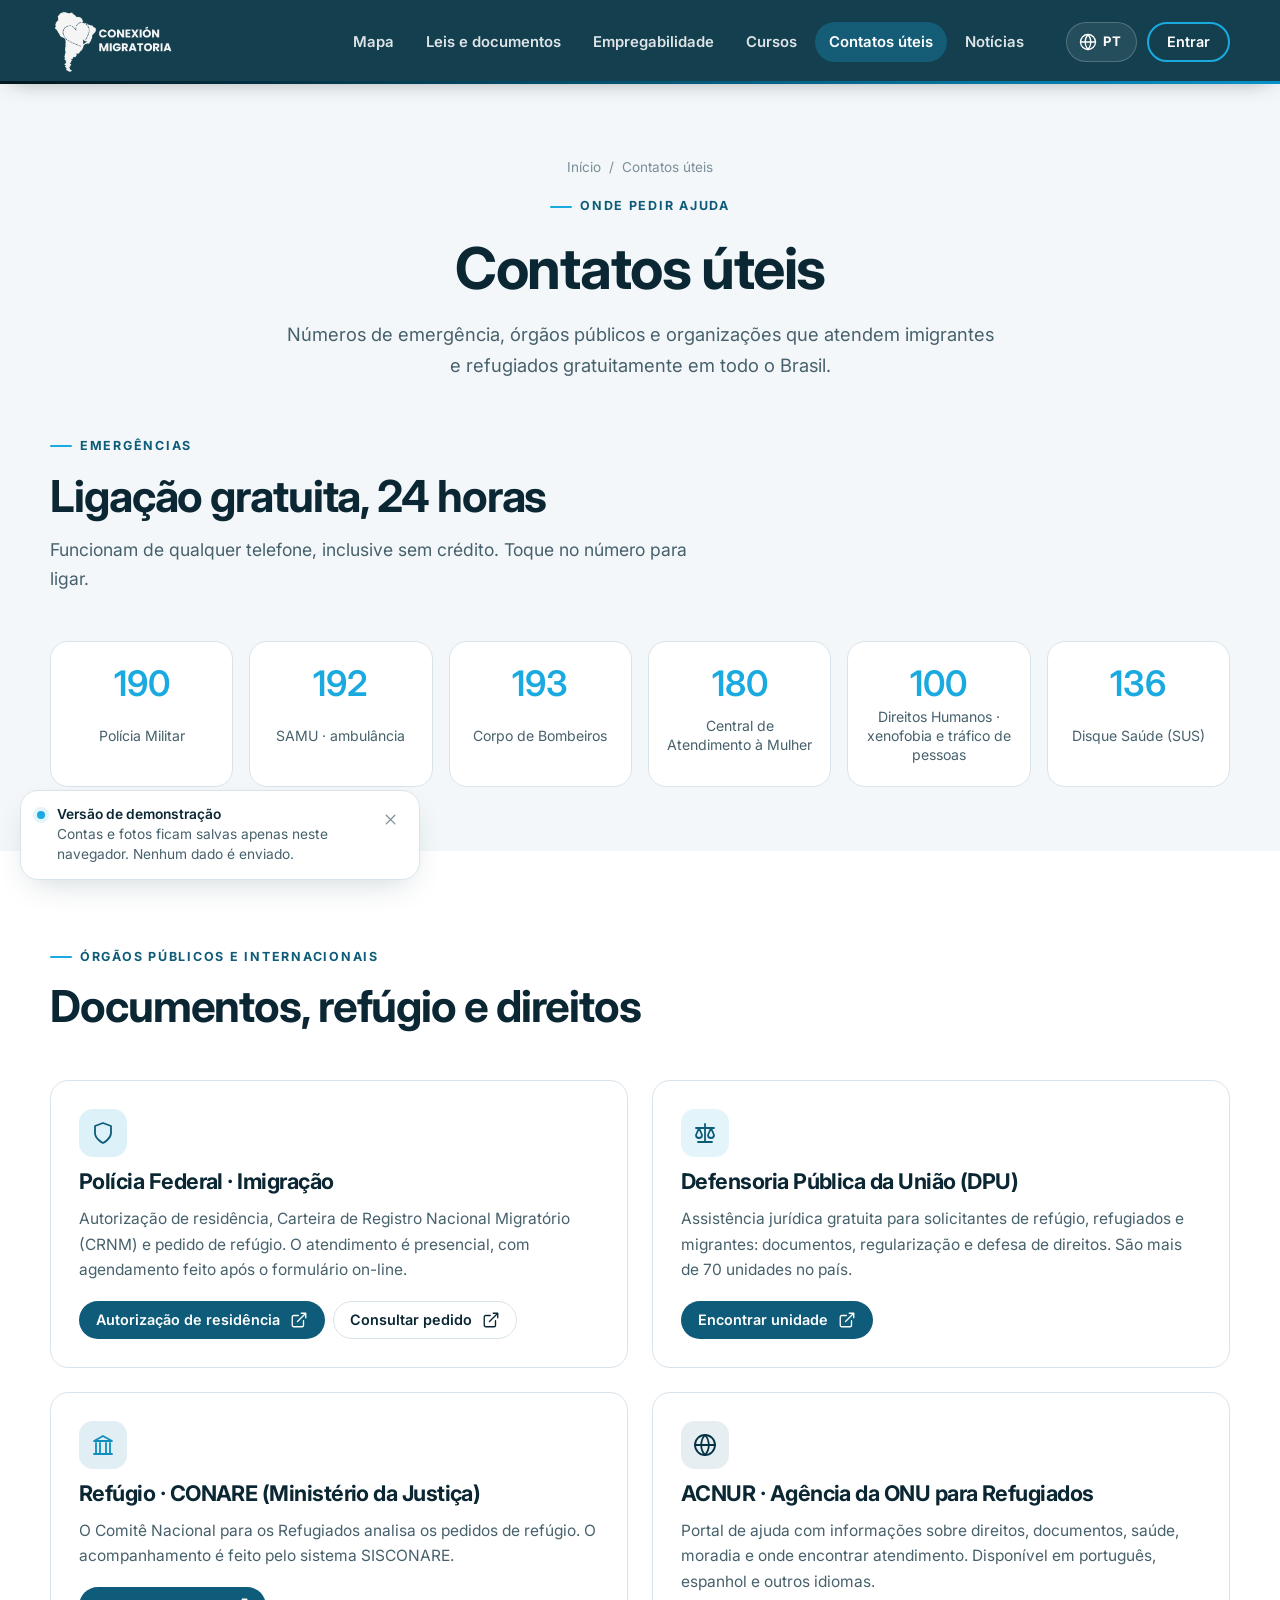
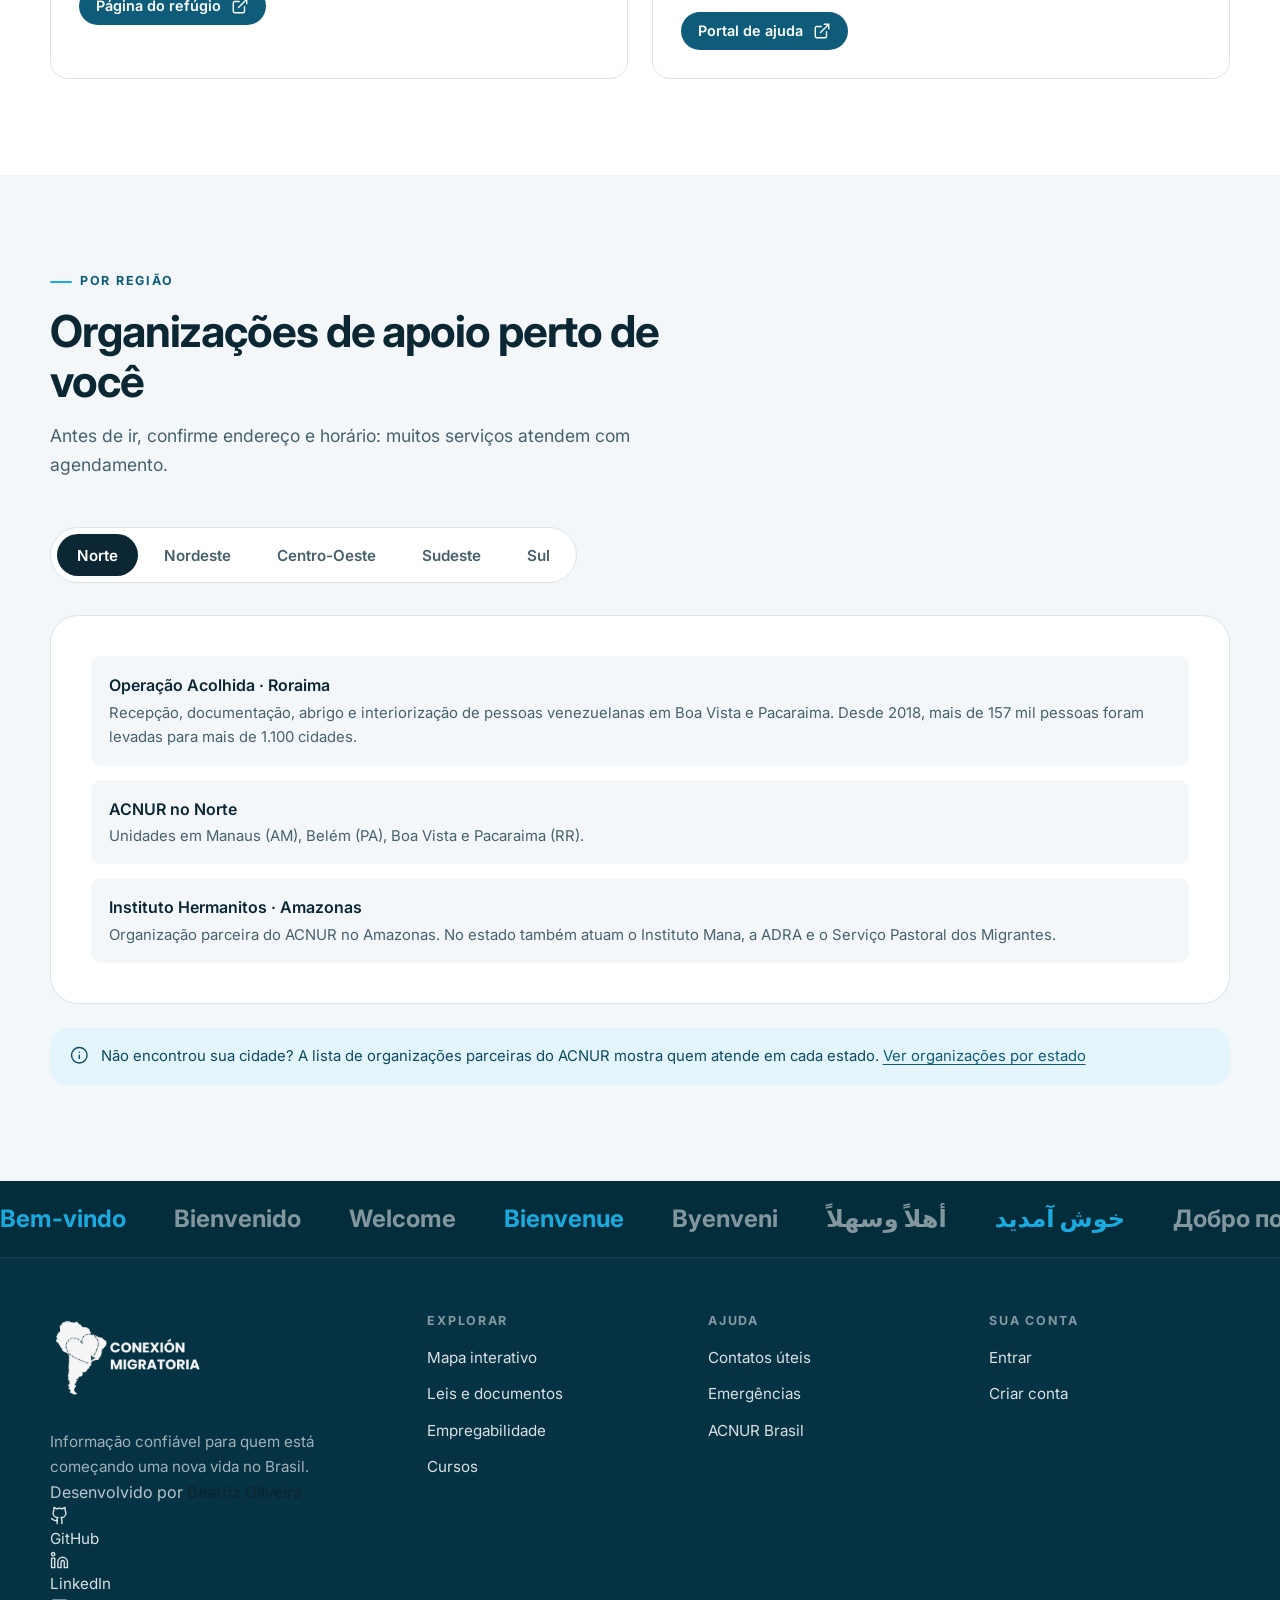
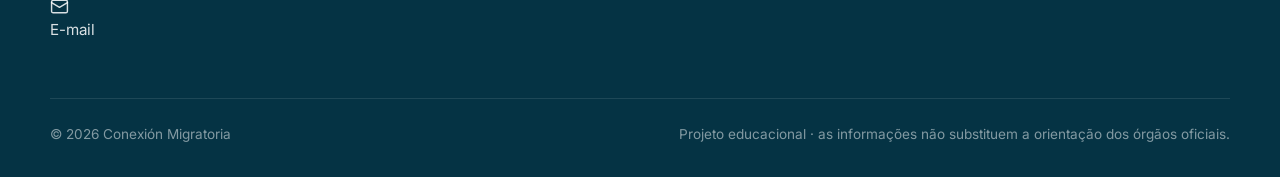
<file: contatos.html>
<!DOCTYPE html>
<html lang="pt-BR" data-titulo-pt="Contatos úteis · Conexión Migratoria" data-titulo-es="Contactos útiles · Conexión Migratoria">
<head>
    <meta charset="UTF-8">
    <meta name="viewport" content="width=device-width, initial-scale=1.0">
    <title>Contatos úteis · Conexión Migratoria</title>
    <meta name="theme-color" content="#053344">
    <meta name="author" content="Beatriz Oliveira">
    <link rel="icon" href="./img/ico-CM.ico" type="image/x-icon">
    <link rel="stylesheet" href="./css/estilo.css?v=202611241856">
    <script src="./js/idioma.js?v=202611241856"></script>
    <script src="./js/demo-store.js?v=202611241856"></script>
</head>
<body>
<div id="cm-topo"></div>
<script src="./js/layout.js?v=202611241856"></script>

<main id="conteudo">
    <header class="cabecalho-pagina">
        <div class="container">
            <nav class="trilha" aria-label="Trilha"><a href="./index.html"><span lang="pt">Início</span><span lang="es">Inicio</span></a><span>/</span><span lang="pt">Contatos úteis</span><span lang="es">Contactos útiles</span></nav>
            <span class="sobretitulo"><span lang="pt">Onde pedir ajuda</span><span lang="es">Dónde pedir ayuda</span></span>
            <h1><span lang="pt">Contatos úteis</span><span lang="es">Contactos útiles</span></h1>
            <p><span lang="pt">Números de emergência, órgãos públicos e organizações que atendem imigrantes e refugiados gratuitamente em todo o Brasil.</span><span lang="es">Números de emergencia, organismos públicos y organizaciones que atienden a inmigrantes y refugiados de forma gratuita en todo Brasil.</span></p>
        </div>
    </header>

    <!-- Emergências -->
    <section class="secao-compacta" id="emergencia" style="padding-top: 0">
        <div class="container">
            <div class="cabecalho-secao">
                <span class="sobretitulo"><span lang="pt">Emergências</span><span lang="es">Emergencias</span></span>
                <h2><span lang="pt">Ligação gratuita, 24 horas</span><span lang="es">Llamada gratuita, las 24 horas</span></h2>
                <p><span lang="pt">Funcionam de qualquer telefone, inclusive sem crédito. Toque no número para ligar.</span><span lang="es">Funcionan desde cualquier teléfono, incluso sin saldo. Toca el número para llamar.</span></p>
            </div>
            <div class="emergencias">
                <a class="emergencia" href="tel:190"><strong>190</strong><span lang="pt">Polícia Militar</span><span lang="es">Policía Militar</span></a>
                <a class="emergencia" href="tel:192"><strong>192</strong><span lang="pt">SAMU · ambulância</span><span lang="es">SAMU · ambulancia</span></a>
                <a class="emergencia" href="tel:193"><strong>193</strong><span lang="pt">Corpo de Bombeiros</span><span lang="es">Bomberos</span></a>
                <a class="emergencia" href="tel:180"><strong>180</strong><span lang="pt">Central de Atendimento à Mulher</span><span lang="es">Atención a la Mujer</span></a>
                <a class="emergencia" href="tel:100"><strong>100</strong><span lang="pt">Direitos Humanos · xenofobia e tráfico de pessoas</span><span lang="es">Derechos Humanos · xenofobia y trata de personas</span></a>
                <a class="emergencia" href="tel:136"><strong>136</strong><span lang="pt">Disque Saúde (SUS)</span><span lang="es">Línea de Salud (SUS)</span></a>
            </div>
        </div>
    </section>

    <!-- Órgãos públicos -->
    <section class="secao secao-papel">
        <div class="container">
            <div class="cabecalho-secao">
                <span class="sobretitulo"><span lang="pt">Órgãos públicos e internacionais</span><span lang="es">Organismos públicos e internacionales</span></span>
                <h2><span lang="pt">Documentos, refúgio e direitos</span><span lang="es">Documentos, refugio y derechos</span></h2>
            </div>
            <div class="grade grade-2">
                <article class="cartao contato revelar">
                    <span class="icone-redondo"><svg class="icone" viewBox="0 0 24 24" aria-hidden="true"><path d="M12 22s8-4 8-10V5l-8-3-8 3v7c0 6 8 10 8 10z"/></svg></span>
                    <h3><span lang="pt">Polícia Federal · Imigração</span><span lang="es">Policía Federal · Migración</span></h3>
                    <p><span lang="pt">Autorização de residência, Carteira de Registro Nacional Migratório (CRNM) e pedido de refúgio. O atendimento é presencial, com agendamento feito após o formulário on-line.</span><span lang="es">Autorización de residencia, Cédula de Registro Nacional Migratorio (CRNM) y solicitud de refugio. La atención es presencial, con cita programada después del formulario en línea.</span></p>
                    <div class="acoes">
                        <a class="botao botao-mar botao-pequeno" href="https://www.gov.br/pt-br/servicos/obter-autorizacao-de-residencia-e-carteira-de-registro-migratorio" target="_blank" rel="noopener"><span lang="pt">Autorização de residência</span><span lang="es">Autorización de residencia</span><svg class="icone" viewBox="0 0 24 24" aria-hidden="true"><path d="M15 3h6v6M10 14 21 3M18 13v6a2 2 0 0 1-2 2H5a2 2 0 0 1-2-2V8a2 2 0 0 1 2-2h6"/></svg></a>
                        <a class="botao botao-contorno botao-pequeno" href="https://www.gov.br/pf/pt-br/assuntos/imigracao/outras-informacoes/consultar-requerimento" target="_blank" rel="noopener"><span lang="pt">Consultar pedido</span><span lang="es">Consultar solicitud</span><svg class="icone" viewBox="0 0 24 24" aria-hidden="true"><path d="M15 3h6v6M10 14 21 3M18 13v6a2 2 0 0 1-2 2H5a2 2 0 0 1-2-2V8a2 2 0 0 1 2-2h6"/></svg></a>
                    </div>
                </article>
                <article class="cartao contato revelar">
                    <span class="icone-redondo" style="background:var(--sol-claro);color:#0E5C79"><svg class="icone" viewBox="0 0 24 24" aria-hidden="true"><path d="M12 3v18M5 21h14M3 7h18M6 7l-3 7a3 3 0 0 0 6 0zM18 7l-3 7a3 3 0 0 0 6 0z"/></svg></span>
                    <h3><span lang="pt">Defensoria Pública da União (DPU)</span><span lang="es">Defensoría Pública de la Unión (DPU)</span></h3>
                    <p><span lang="pt">Assistência jurídica gratuita para solicitantes de refúgio, refugiados e migrantes: documentos, regularização e defesa de direitos. São mais de 70 unidades no país.</span><span lang="es">Asistencia jurídica gratuita para solicitantes de refugio, refugiados y migrantes: documentos, regularización y defensa de derechos. Hay más de 70 unidades en el país.</span></p>
                    <div class="acoes">
                        <a class="botao botao-mar botao-pequeno" href="https://www.dpu.def.br/contatos-dpu" target="_blank" rel="noopener"><span lang="pt">Encontrar unidade</span><span lang="es">Encontrar unidad</span><svg class="icone" viewBox="0 0 24 24" aria-hidden="true"><path d="M15 3h6v6M10 14 21 3M18 13v6a2 2 0 0 1-2 2H5a2 2 0 0 1-2-2V8a2 2 0 0 1 2-2h6"/></svg></a>
                    </div>
                </article>
                <article class="cartao contato revelar">
                    <span class="icone-redondo" style="background:#E1EEF3;color:var(--coral-escuro)"><svg class="icone" viewBox="0 0 24 24" aria-hidden="true"><path d="M3 21h18M5 21V10M9 21V10M15 21V10M19 21V10M12 3l9 5H3z"/></svg></span>
                    <h3><span lang="pt">Refúgio · CONARE (Ministério da Justiça)</span><span lang="es">Refugio · CONARE (Ministerio de Justicia)</span></h3>
                    <p><span lang="pt">O Comitê Nacional para os Refugiados analisa os pedidos de refúgio. O acompanhamento é feito pelo sistema SISCONARE.</span><span lang="es">El Comité Nacional para los Refugiados analiza las solicitudes de refugio. El seguimiento se hace por el sistema SISCONARE.</span></p>
                    <div class="acoes">
                        <a class="botao botao-mar botao-pequeno" href="https://www.gov.br/mj/pt-br/assuntos/seus-direitos/refugio" target="_blank" rel="noopener"><span lang="pt">Página do refúgio</span><span lang="es">Página de refugio</span><svg class="icone" viewBox="0 0 24 24" aria-hidden="true"><path d="M15 3h6v6M10 14 21 3M18 13v6a2 2 0 0 1-2 2H5a2 2 0 0 1-2-2V8a2 2 0 0 1 2-2h6"/></svg></a>
                    </div>
                </article>
                <article class="cartao contato revelar">
                    <span class="icone-redondo" style="background:#E6EEF2;color:#053344"><svg class="icone" viewBox="0 0 24 24" aria-hidden="true"><circle cx="12" cy="12" r="10"/><path d="M2 12h20M12 2a15 15 0 0 1 0 20 15 15 0 0 1 0-20z"/></svg></span>
                    <h3><span lang="pt">ACNUR · Agência da ONU para Refugiados</span><span lang="es">ACNUR · Agencia de la ONU para los Refugiados</span></h3>
                    <p><span lang="pt">Portal de ajuda com informações sobre direitos, documentos, saúde, moradia e onde encontrar atendimento. Disponível em português, espanhol e outros idiomas.</span><span lang="es">Portal de ayuda con información sobre derechos, documentos, salud, vivienda y dónde encontrar atención. Disponible en portugués, español y otros idiomas.</span></p>
                    <div class="acoes">
                        <a class="botao botao-mar botao-pequeno" href="https://help.unhcr.org/brazil/" target="_blank" rel="noopener"><span lang="pt">Portal de ajuda</span><span lang="es">Portal de ayuda</span><svg class="icone" viewBox="0 0 24 24" aria-hidden="true"><path d="M15 3h6v6M10 14 21 3M18 13v6a2 2 0 0 1-2 2H5a2 2 0 0 1-2-2V8a2 2 0 0 1 2-2h6"/></svg></a>
                    </div>
                </article>
            </div>
        </div>
    </section>

    <!-- Por região -->
    <section class="secao" id="regioes">
        <div class="container">
            <div class="cabecalho-secao">
                <span class="sobretitulo"><span lang="pt">Por região</span><span lang="es">Por región</span></span>
                <h2><span lang="pt">Organizações de apoio perto de você</span><span lang="es">Organizaciones de apoyo cerca de ti</span></h2>
                <p><span lang="pt">Antes de ir, confirme endereço e horário: muitos serviços atendem com agendamento.</span><span lang="es">Antes de ir, confirma la dirección y el horario: muchos servicios atienden con cita previa.</span></p>
            </div>

            <div class="abas" role="tablist" data-pt-aria-label="Regiões" data-es-aria-label="Regiones">
                <button type="button" role="tab" id="aba-norte" aria-controls="reg-norte" aria-selected="true">Norte</button>
                <button type="button" role="tab" id="aba-nordeste" aria-controls="reg-nordeste" aria-selected="false"><span lang="pt">Nordeste</span><span lang="es">Noreste</span></button>
                <button type="button" role="tab" id="aba-centro" aria-controls="reg-centro" aria-selected="false">Centro-Oeste</button>
                <button type="button" role="tab" id="aba-sudeste" aria-controls="reg-sudeste" aria-selected="false"><span lang="pt">Sudeste</span><span lang="es">Sureste</span></button>
                <button type="button" role="tab" id="aba-sul" aria-controls="reg-sul" aria-selected="false"><span lang="pt">Sul</span><span lang="es">Sur</span></button>
            </div>

            <div role="tabpanel" id="reg-norte" aria-labelledby="aba-norte" class="bloco">
                <ul class="regiao-lista">
                    <li><strong><span lang="pt">Operação Acolhida · Roraima</span><span lang="es">Operación Acogida · Roraima</span></strong>
                        <p><span lang="pt">Recepção, documentação, abrigo e interiorização de pessoas venezuelanas em Boa Vista e Pacaraima. Desde 2018, mais de 157 mil pessoas foram levadas para mais de 1.100 cidades.</span><span lang="es">Recepción, documentación, albergue y reubicación de personas venezolanas en Boa Vista y Pacaraima. Desde 2018, más de 157 mil personas fueron llevadas a más de 1.100 ciudades.</span></p></li>
                    <li><strong><span lang="pt">ACNUR no Norte</span><span lang="es">ACNUR en el Norte</span></strong>
                        <p><span lang="pt">Unidades em Manaus (AM), Belém (PA), Boa Vista e Pacaraima (RR).</span><span lang="es">Unidades en Manaos (AM), Belém (PA), Boa Vista y Pacaraima (RR).</span></p></li>
                    <li><strong>Instituto Hermanitos · Amazonas</strong>
                        <p><span lang="pt">Organização parceira do ACNUR no Amazonas. No estado também atuam o Instituto Mana, a ADRA e o Serviço Pastoral dos Migrantes.</span><span lang="es">Organización socia del ACNUR en Amazonas. En el estado también actúan el Instituto Mana, ADRA y el Servicio Pastoral de los Migrantes.</span></p></li>
                </ul>
            </div>
            <div role="tabpanel" id="reg-nordeste" aria-labelledby="aba-nordeste" class="bloco" hidden>
                <ul class="regiao-lista">
                    <li><strong><span lang="pt">Defensoria Pública da União nas capitais</span><span lang="es">Defensoría Pública de la Unión en las capitales</span></strong>
                        <p><span lang="pt">Todas as capitais do Nordeste têm unidade da DPU, com atendimento jurídico gratuito.</span><span lang="es">Todas las capitales del Noreste tienen una unidad de la DPU, con atención jurídica gratuita.</span></p></li>
                    <li><strong>CEPMIGRA · Pernambuco</strong>
                        <p><span lang="pt">Comitê Estadual de Políticas Públicas para Migrantes, Refugiados e Apátridas de Pernambuco, que articula os serviços do estado.</span><span lang="es">Comité Estatal de Políticas Públicas para Migrantes, Refugiados y Apátridas de Pernambuco, que articula los servicios del estado.</span></p></li>
                    <li><strong><span lang="pt">Assistência social (CRAS)</span><span lang="es">Asistencia social (CRAS)</span></strong>
                        <p><span lang="pt">Os Centros de Referência de Assistência Social atendem imigrantes em todos os municípios, com acesso ao CadÚnico e a benefícios sociais.</span><span lang="es">Los Centros de Referencia de Asistencia Social atienden a inmigrantes en todos los municipios, con acceso al CadÚnico y a beneficios sociales.</span></p></li>
                </ul>
            </div>
            <div role="tabpanel" id="reg-centro" aria-labelledby="aba-centro" class="bloco" hidden>
                <ul class="regiao-lista">
                    <li><strong><span lang="pt">ACNUR · escritório central em Brasília</span><span lang="es">ACNUR · oficina central en Brasilia</span></strong>
                        <p><span lang="pt">Sede da agência no Brasil, que coordena o trabalho com parceiros em todo o país.</span><span lang="es">Sede de la agencia en Brasil, que coordina el trabajo con socios en todo el país.</span></p></li>
                    <li><strong>AVSI Brasil · Distrito Federal</strong>
                        <p><span lang="pt">Organização parceira do ACNUR no Distrito Federal, com apoio a refugiados e migrantes.</span><span lang="es">Organización socia del ACNUR en el Distrito Federal, con apoyo a refugiados y migrantes.</span></p></li>
                    <li><strong><span lang="pt">Assistência social (CRAS)</span><span lang="es">Asistencia social (CRAS)</span></strong>
                        <p><span lang="pt">Procure o CRAS do seu bairro para cadastro no CadÚnico e encaminhamento a serviços.</span><span lang="es">Acude al CRAS de tu barrio para registrarte en el CadÚnico y recibir orientación sobre servicios.</span></p></li>
                </ul>
            </div>
            <div role="tabpanel" id="reg-sudeste" aria-labelledby="aba-sudeste" class="bloco" hidden>
                <ul class="regiao-lista">
                    <li><strong>CRAI Oriana Jara · São Paulo</strong>
                        <p><span lang="pt">Centro de Referência e Atendimento para Imigrantes da Prefeitura de São Paulo. Rua Major Diogo, 834, Bela Vista. Atendimento com hora marcada.</span><span lang="es">Centro de Referencia y Atención para Inmigrantes de la Alcaldía de São Paulo. Rua Major Diogo, 834, Bela Vista. Atención con cita previa.</span>
                        <a class="link-seta" href="https://prefeitura.sp.gov.br/web/imigrantes_e_trabalho_decente/crai" target="_blank" rel="noopener"><span lang="pt">Página oficial</span><span lang="es">Página oficial</span><svg class="icone" viewBox="0 0 24 24" aria-hidden="true"><path d="M15 3h6v6M10 14 21 3M18 13v6a2 2 0 0 1-2 2H5a2 2 0 0 1-2-2V8a2 2 0 0 1 2-2h6"/></svg></a></p></li>
                    <li><strong>Missão Paz · São Paulo</strong>
                        <p><span lang="pt">Instituição no bairro do Glicério que acolhe migrantes e refugiados desde 1940, com a Casa do Migrante e orientação para documentos e trabalho.</span><span lang="es">Institución en el barrio de Glicério que acoge a migrantes y refugiados desde 1940, con la Casa del Migrante y orientación sobre documentos y trabajo.</span></p></li>
                    <li><strong>CRAI-Rio · Rio de Janeiro</strong>
                        <p><span lang="pt">Centro de Referência e Atendimento para Imigrantes no Centro do Rio de Janeiro.</span><span lang="es">Centro de Referencia y Atención para Inmigrantes en el Centro de Río de Janeiro.</span></p></li>
                    <li><strong><span lang="pt">Cursos: Instituto ADUS e Cerzindo</span><span lang="es">Cursos: Instituto ADUS y Cerzindo</span></strong>
                        <p><span lang="pt">Aulas de português e capacitação profissional. <a href="./pg-cursos.html#ongs">Ver na página de cursos</a>.</span><span lang="es">Clases de portugués y capacitación profesional. <a href="./pg-cursos.html#ongs">Ver en la página de cursos</a>.</span></p></li>
                </ul>
            </div>
            <div role="tabpanel" id="reg-sul" aria-labelledby="aba-sul" class="bloco" hidden>
                <ul class="regiao-lista">
                    <li><strong><span lang="pt">DPU · Florianópolis</span><span lang="es">DPU · Florianópolis</span></strong>
                        <p><span lang="pt">A Defensoria Pública da União em Florianópolis tem atendimento exclusivo para imigrantes e refugiados, com foco em documentos e regularização.</span><span lang="es">La Defensoría Pública de la Unión en Florianópolis tiene atención exclusiva para inmigrantes y refugiados, centrada en documentos y regularización.</span></p></li>
                    <li><strong><span lang="pt">ACNUR · Porto Alegre</span><span lang="es">ACNUR · Porto Alegre</span></strong>
                        <p><span lang="pt">Unidade do ACNUR no Rio Grande do Sul, que trabalha com organizações parceiras da região.</span><span lang="es">Unidad del ACNUR en Rio Grande do Sul, que trabaja con organizaciones socias de la región.</span></p></li>
                    <li><strong><span lang="pt">Assistência social (CRAS)</span><span lang="es">Asistencia social (CRAS)</span></strong>
                        <p><span lang="pt">Atendimento em todos os municípios, com acesso ao CadÚnico e a benefícios sociais.</span><span lang="es">Atención en todos los municipios, con acceso al CadÚnico y a beneficios sociales.</span></p></li>
                </ul>
            </div>

            <div class="nota" style="margin-top: 24px">
                <svg class="icone" viewBox="0 0 24 24" aria-hidden="true"><circle cx="12" cy="12" r="10"/><path d="M12 16v-4M12 8h.01"/></svg>
                <p><span lang="pt">Não encontrou sua cidade? A lista de organizações parceiras do ACNUR mostra quem atende em cada estado.</span><span lang="es">¿No encontraste tu ciudad? La lista de organizaciones socias del ACNUR muestra quién atiende en cada estado.</span>
                <a href="https://www.acnur.org/br/sobre-o-acnur/acnur-no-brasil/organizacoes-parceiras" target="_blank" rel="noopener"><span lang="pt">Ver organizações por estado</span><span lang="es">Ver organizaciones por estado</span></a></p>
            </div>
        </div>
    </section>
</main>
<div id="cm-rodape"></div>
<script src="./js/componentes.js?v=202611241856"></script>
</body>
</html>
</file>
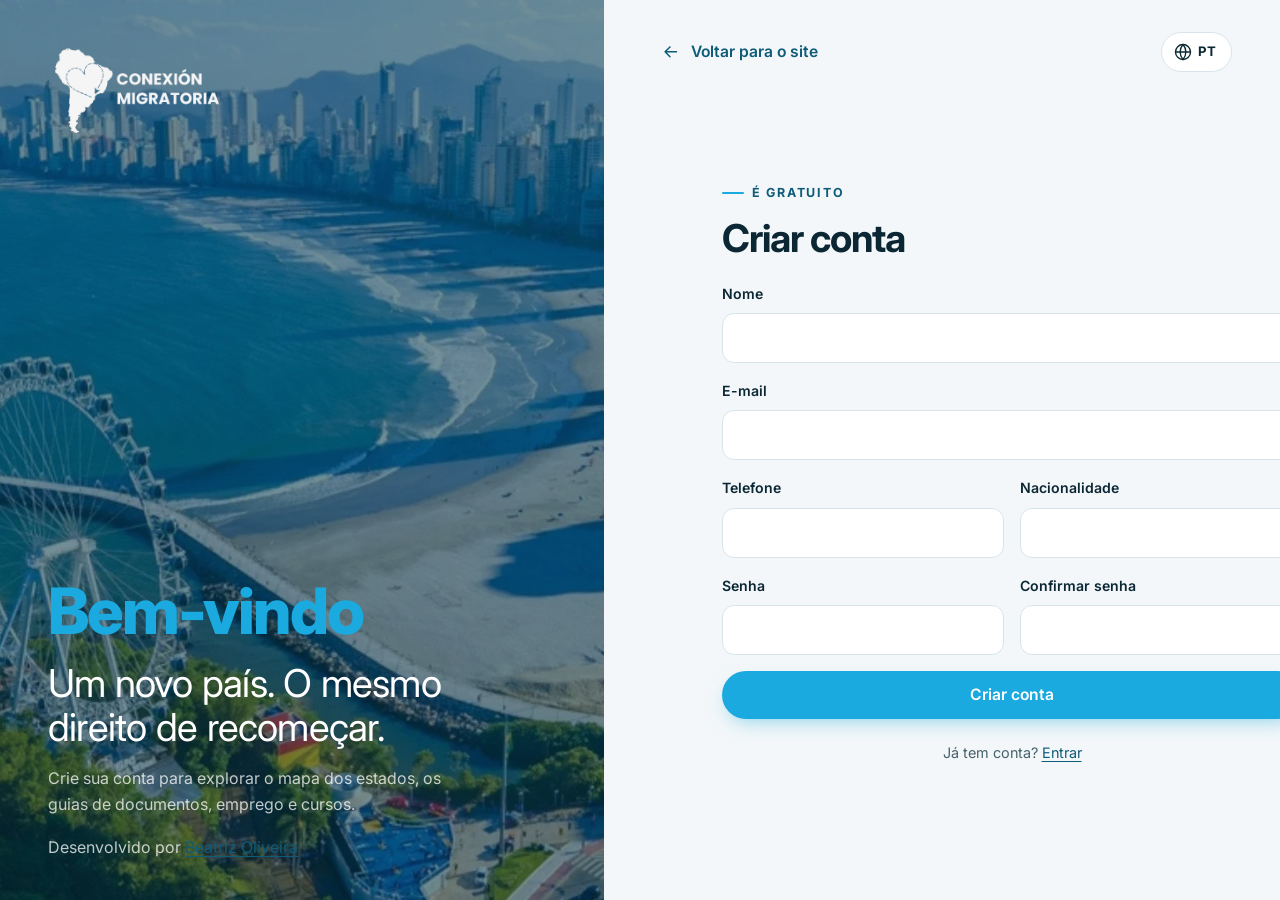
<file: criarConta.html>
<!DOCTYPE html>
<html lang="pt-BR" data-titulo-pt="Criar conta · Conexión Migratoria" data-titulo-es="Crear cuenta · Conexión Migratoria">
<head>
    <meta charset="UTF-8">
    <meta name="viewport" content="width=device-width, initial-scale=1.0">
    <title>Criar conta · Conexión Migratoria</title>
    <meta name="theme-color" content="#053344">
    <meta name="author" content="Beatriz Oliveira">
    <link rel="icon" href="./img/ico-CM.ico" type="image/x-icon">
    <link rel="stylesheet" href="./css/estilo.css?v=202611241856">
    <script src="./js/idioma.js?v=202611241856"></script>
    <script src="./js/demo-store.js?v=202611241856"></script>
</head>
<body>

<main class="acesso" id="conteudo">
    <aside class="acesso-arte">
        <img src="./imgs-estado/img1sc-sc.webp" alt="">
        <a class="marca" href="./index.html" aria-label="Conexión Migratoria"><img src="./img/logo-branca-conexion-migratoria.png" alt="Conexión Migratoria"></a>
        <div>
            <p class="saudacao-arte notranslate" translate="no"><span class="saudacao" data-saudacao="Bem-vindo|Bienvenido|Welcome|Bienvenue|Byenveni|أهلاً وسهلاً|Добро пожаловать|欢迎|Benvenuto|Karibu|Hoş geldiniz|स्वागत है">Bem-vindo</span></p>
            <blockquote><span lang="pt">Um novo país. O mesmo direito de recomeçar.</span><span lang="es">Un nuevo país. El mismo derecho a empezar de nuevo.</span></blockquote>
            <p><span lang="pt">Crie sua conta para explorar o mapa dos estados, os guias de documentos, emprego e cursos.</span><span lang="es">Crea tu cuenta para explorar el mapa de los estados y las guías de documentos, empleo y cursos.</span></p>
            <p class="credito-arte"><span lang="pt">Desenvolvido por</span><span lang="es">Desarrollado por</span> <a href="https://www.linkedin.com/in/beatriz-oliveira-759867294/" target="_blank" rel="noopener">Beatriz Oliveira</a></p>
        </div>
    </aside>
    <section class="acesso-form">
        <div class="topo-form">
            <a class="botao botao-fantasma" href="./index.html"><svg class="icone" viewBox="0 0 24 24" aria-hidden="true"><path d="M19 12H5M11 18l-6-6 6-6"/></svg><span lang="pt">Voltar para o site</span><span lang="es">Volver al sitio</span></a>
            <div data-seletor-idioma></div>
        </div>
        <div class="caixa">
            <div>
                <span class="sobretitulo"><span lang="pt">É gratuito</span><span lang="es">Es gratis</span></span>
                <h1 style="margin-top:12px"><span lang="pt">Criar conta</span><span lang="es">Crear cuenta</span></h1>
            </div>
            <form id="registerForm" novalidate>
                <div class="campo">
                    <label for="nome"><span lang="pt">Nome</span><span lang="es">Nombre</span></label>
                    <input id="nome" type="text" name="nome" autocomplete="name" required>
                </div>
                <div class="campo">
                    <label for="email">E-mail</label>
                    <input id="email" type="email" name="email" autocomplete="email" required>
                </div>
                <div class="duas-colunas">
                    <div class="campo">
                        <label for="telefone"><span lang="pt">Telefone</span><span lang="es">Teléfono</span></label>
                        <input id="telefone" type="tel" name="telefone" autocomplete="tel" required>
                    </div>
                    <div class="campo">
                        <label for="nacionalidade"><span lang="pt">Nacionalidade</span><span lang="es">Nacionalidad</span></label>
                        <input id="nacionalidade" type="text" name="nacionalidade" required>
                    </div>
                </div>
                <div class="duas-colunas">
                    <div class="campo">
                        <label for="senha"><span lang="pt">Senha</span><span lang="es">Contraseña</span></label>
                        <input id="senha" type="password" name="senha" autocomplete="new-password" minlength="4" required>
                    </div>
                    <div class="campo">
                        <label for="conf_senha"><span lang="pt">Confirmar senha</span><span lang="es">Confirmar contraseña</span></label>
                        <input id="conf_senha" type="password" name="conf_senha" autocomplete="new-password" required>
                    </div>
                </div>
                <p class="mensagem-form" role="alert" hidden></p>
                <button class="botao botao-primario botao-bloco" type="submit" id="submit"><span lang="pt">Criar conta</span><span lang="es">Crear cuenta</span></button>
            </form>
            <p class="texto-pequeno"><span lang="pt">Já tem conta?</span><span lang="es">¿Ya tienes cuenta?</span> <a href="./logar.html"><span lang="pt">Entrar</span><span lang="es">Iniciar sesión</span></a></p>
        </div>
    </section>
</main>
<script src="./js/conta.js?v=202611241856"></script>
<script src="./js/interacoes.js?v=202611241856"></script>
</body>
</html>
</file>
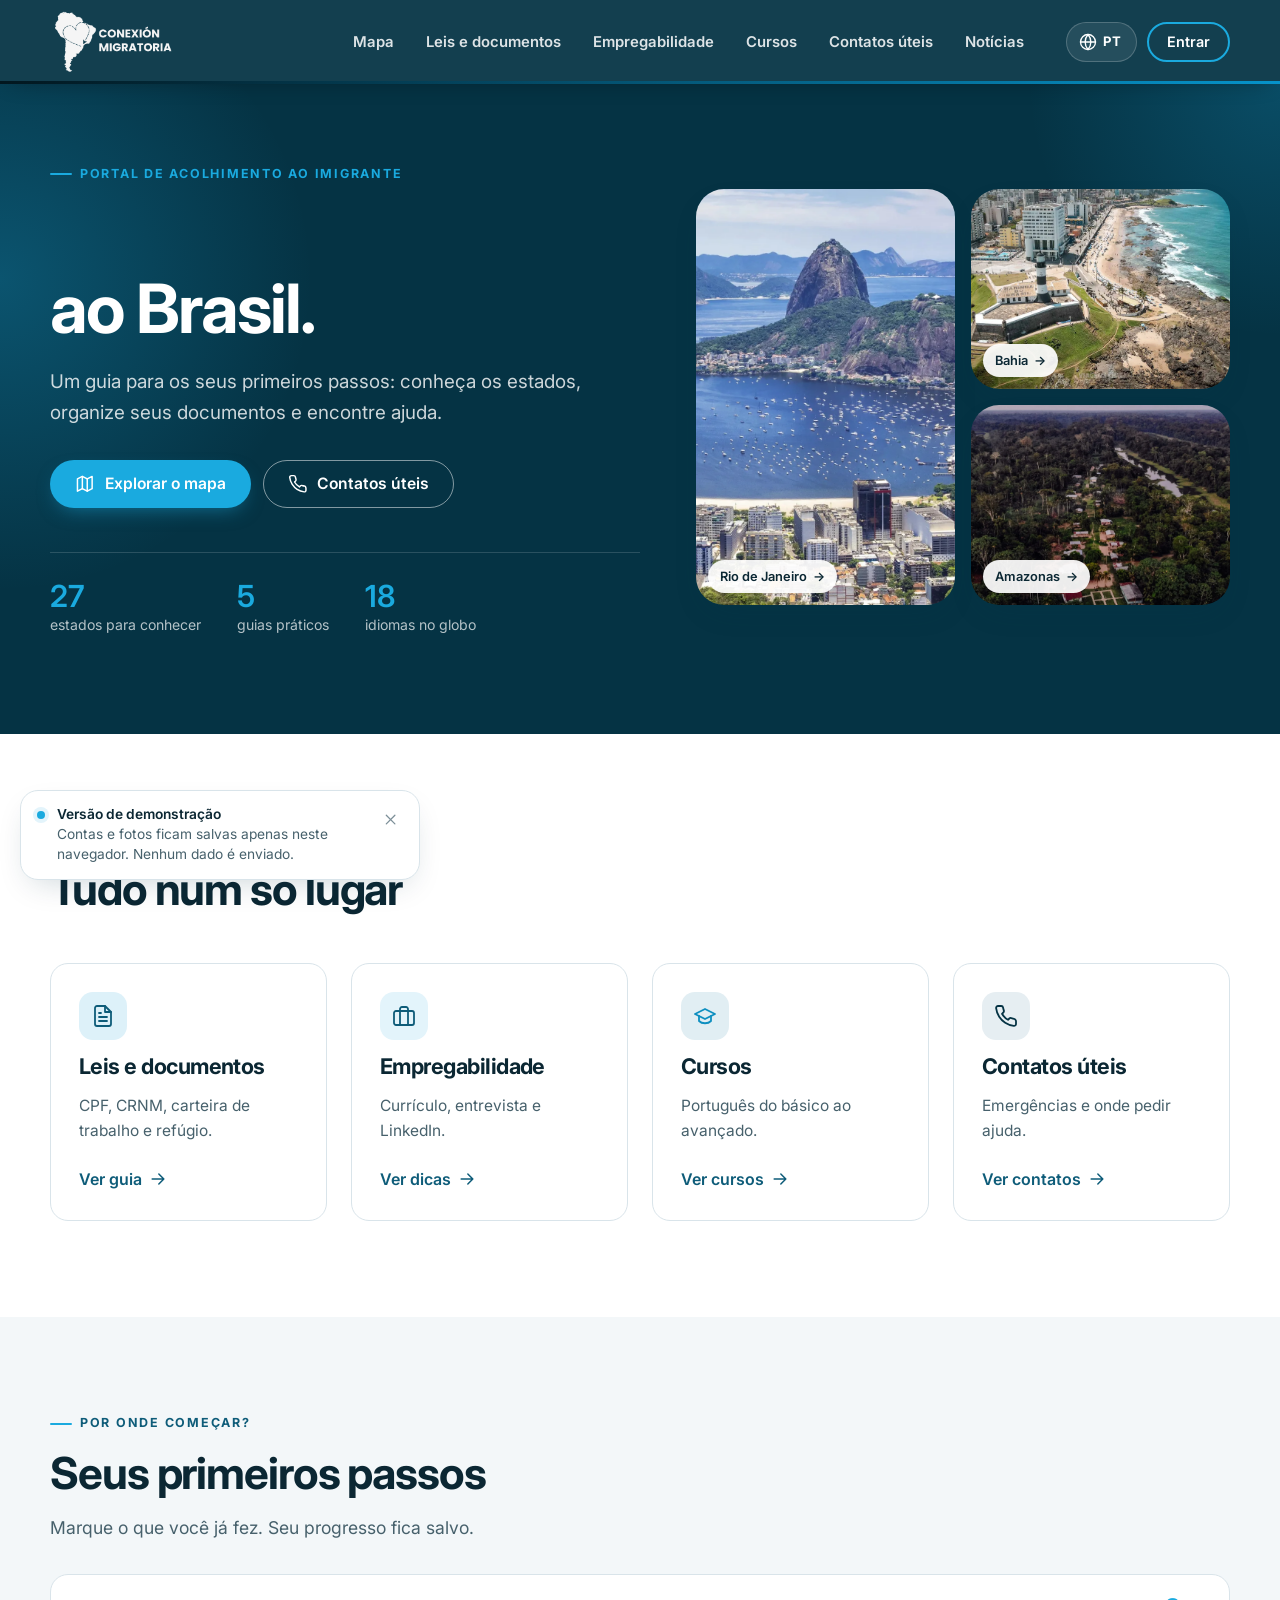
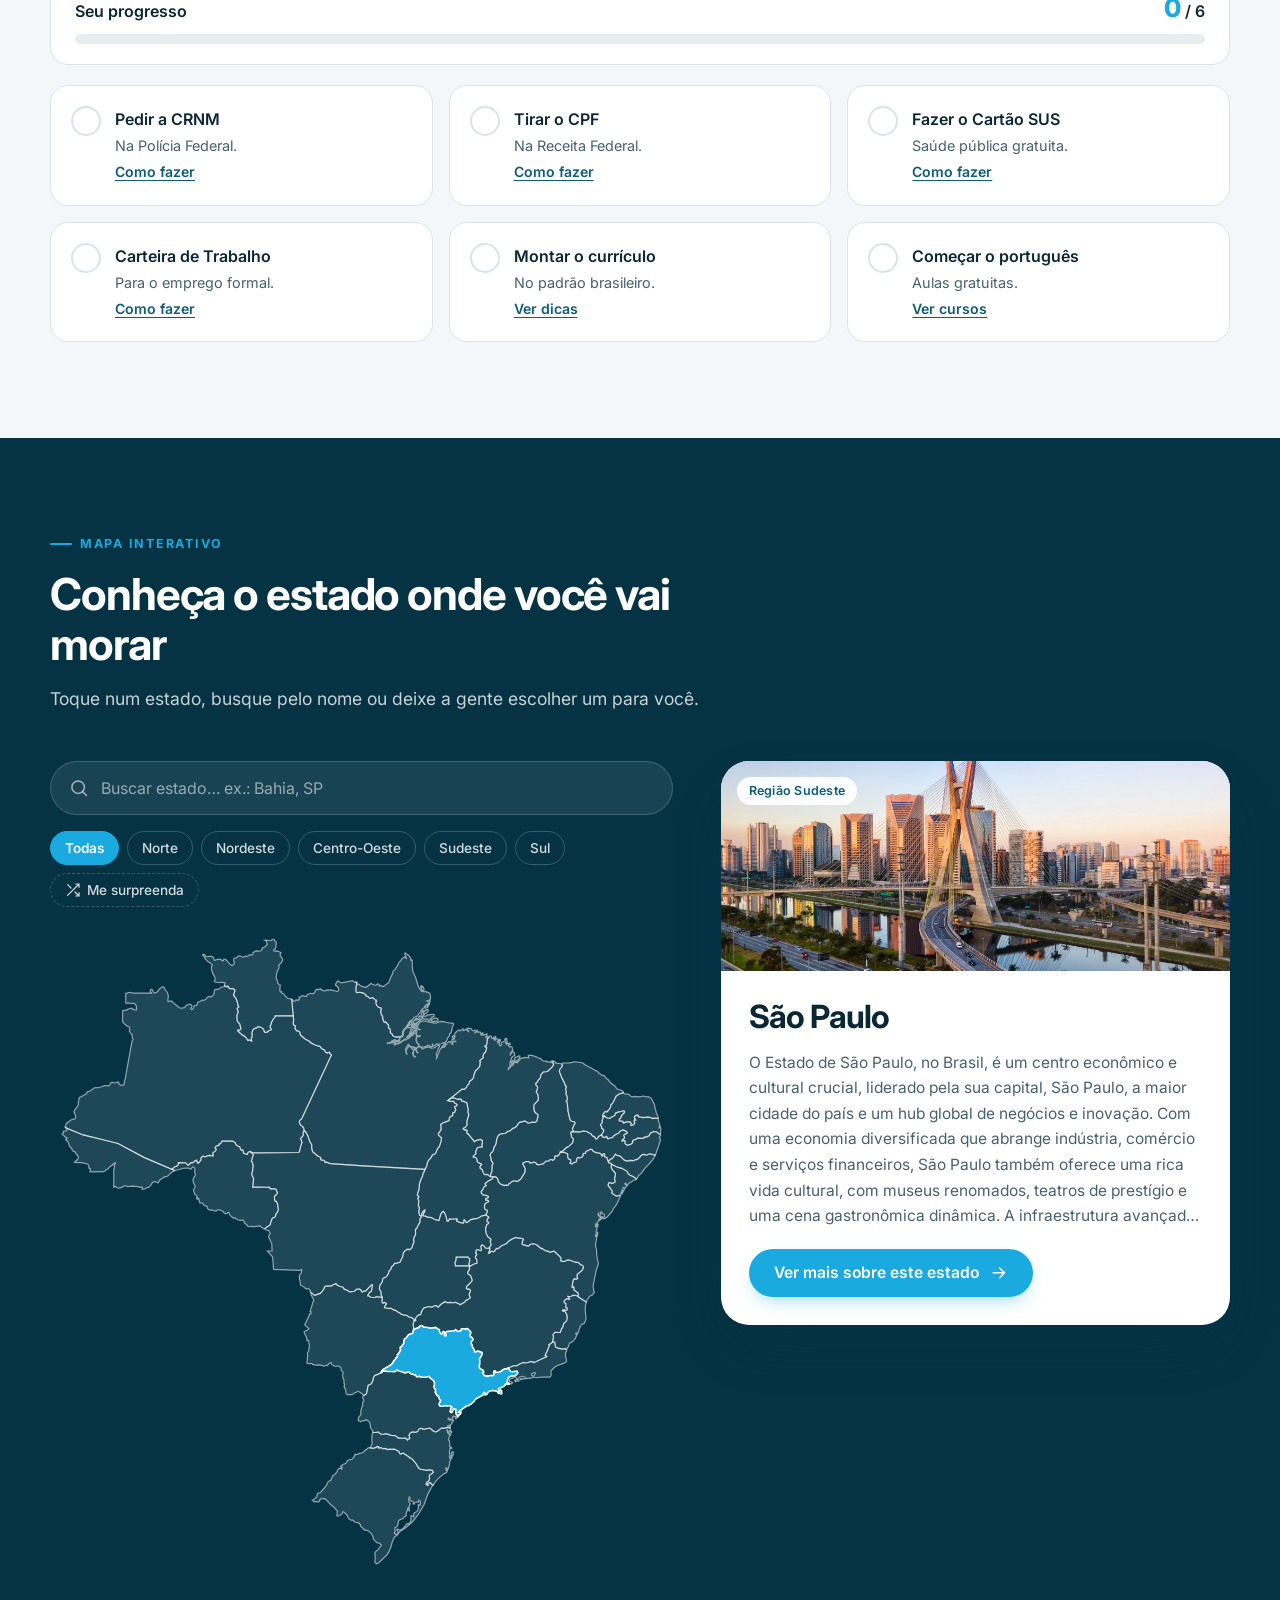
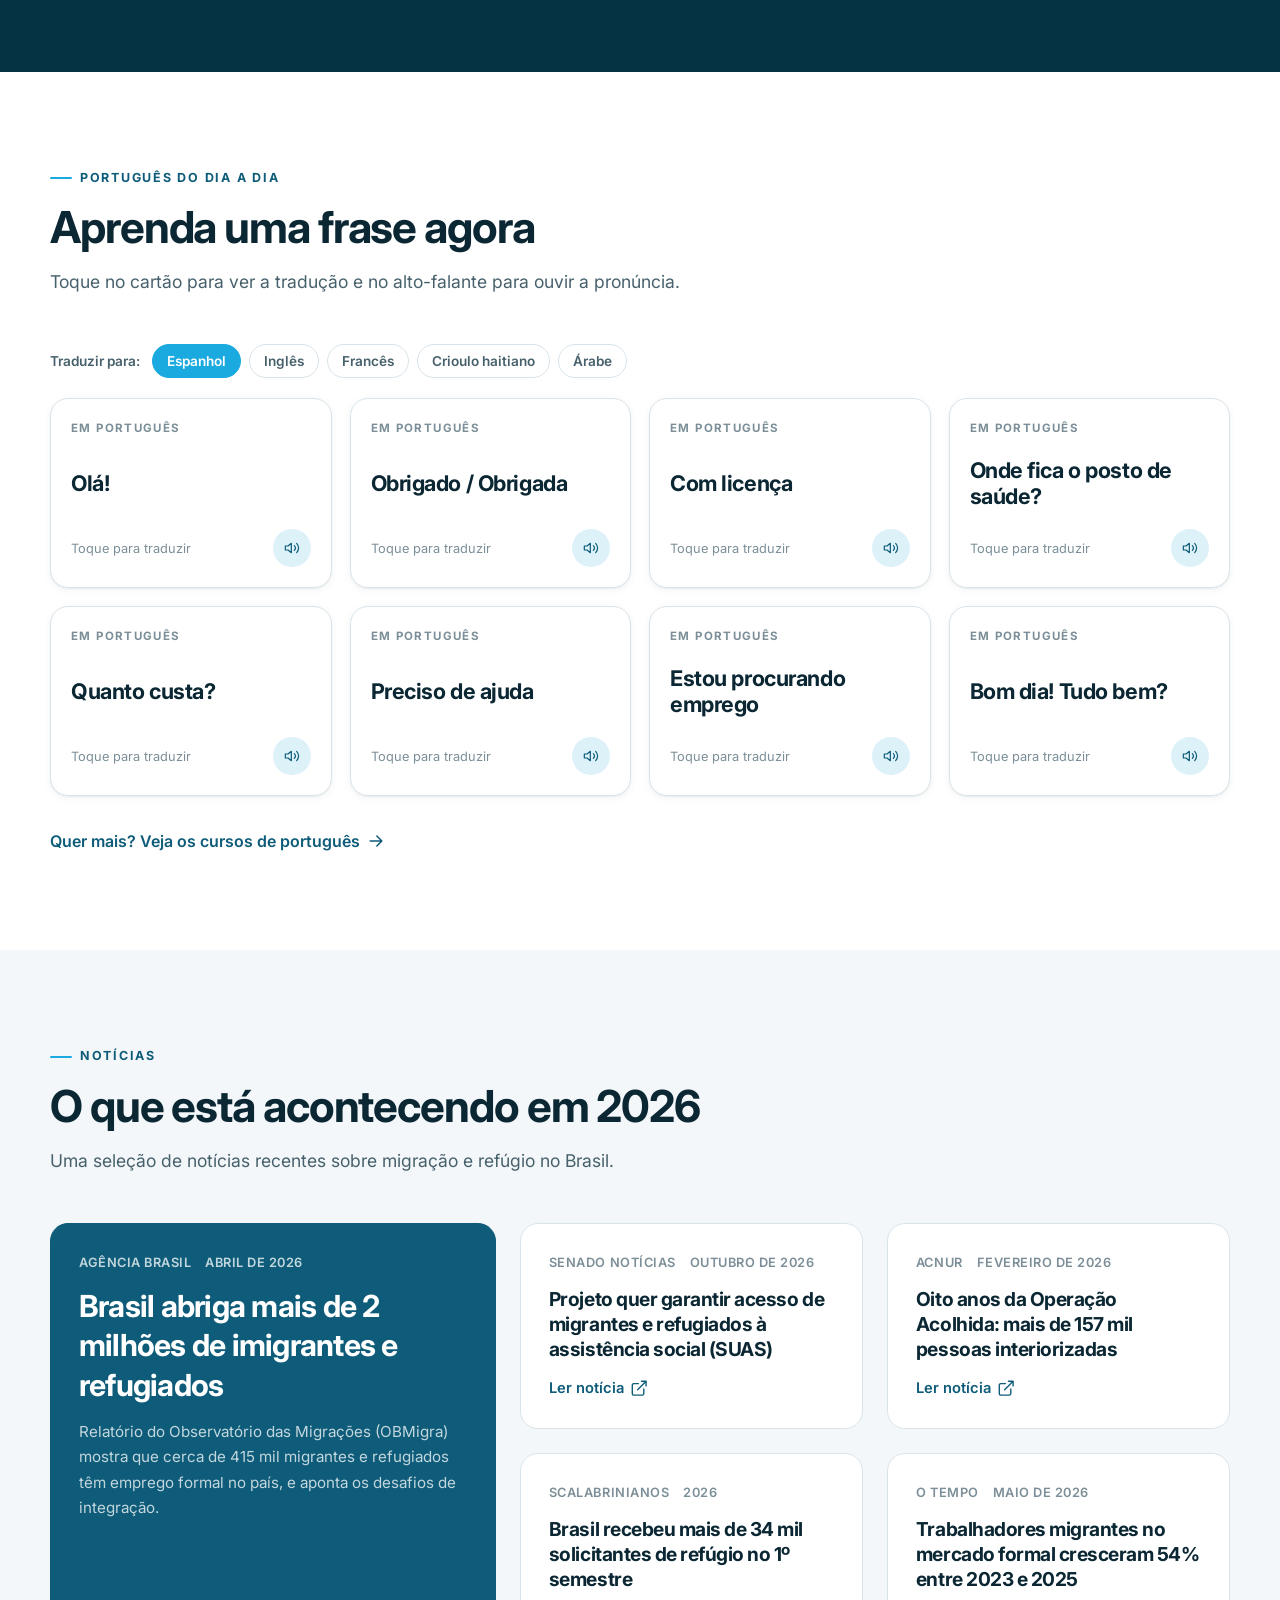
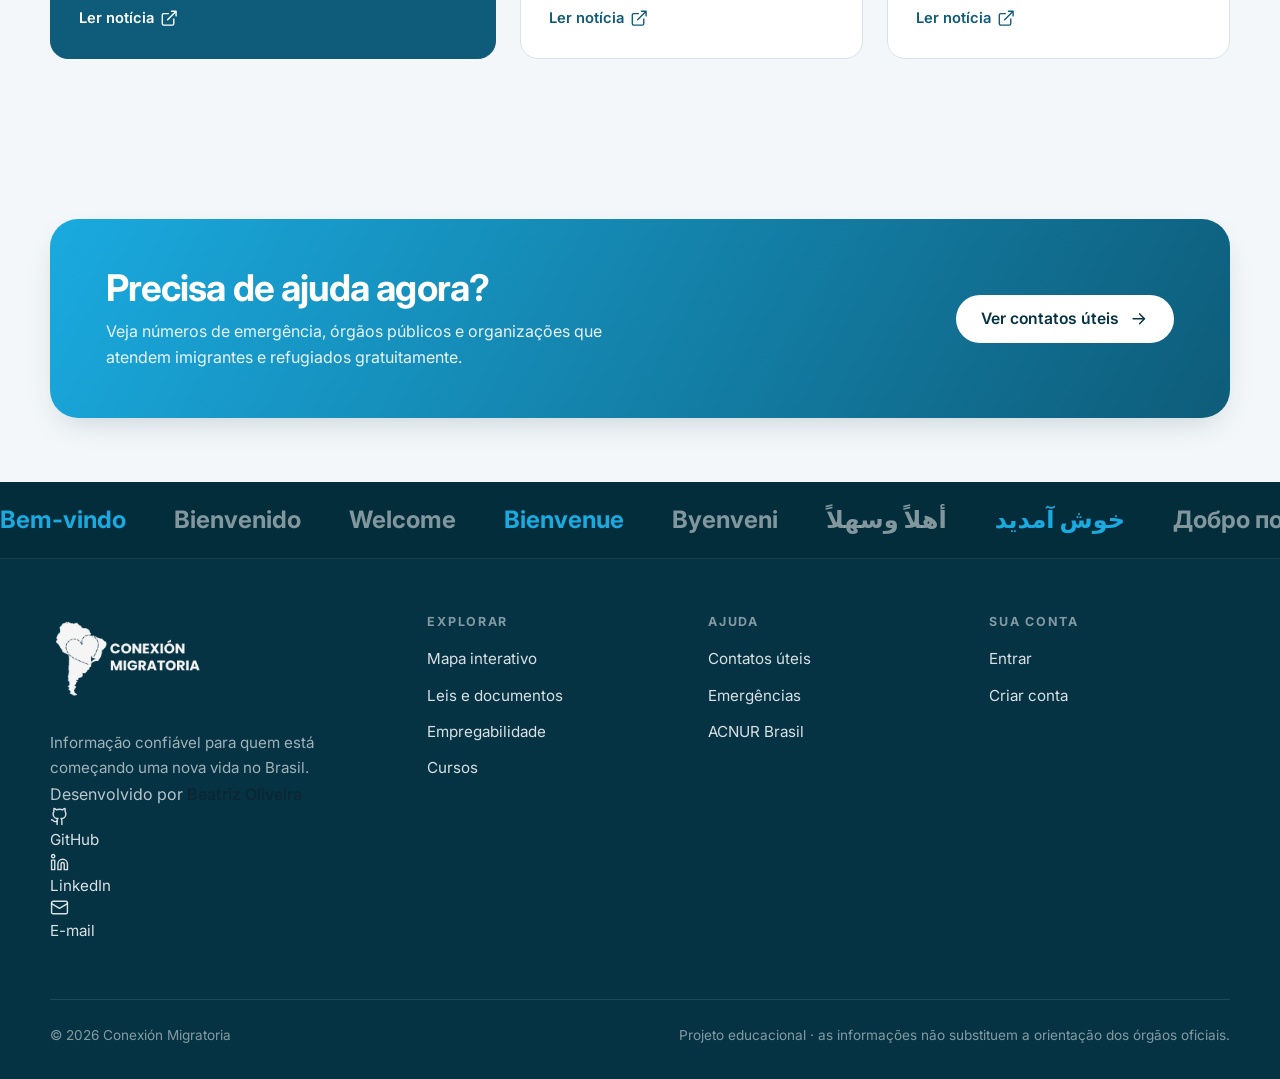
<file: homeLogada.html>
<!DOCTYPE html>
<html lang="pt-br">
<head>
    <meta charset="UTF-8">
    <title>Conexión Migratoria</title>
    <!-- A página inicial agora se adapta sozinha a quem está logado (menu, foto e botão de conta). -->
    <meta http-equiv="refresh" content="0; url=./index.html">
    <script>location.replace('./index.html' + location.hash);</script>
</head>
<body>
    <p>Redirecionando para a <a href="./index.html">página inicial</a>…</p>
</body>
</html>
</file>
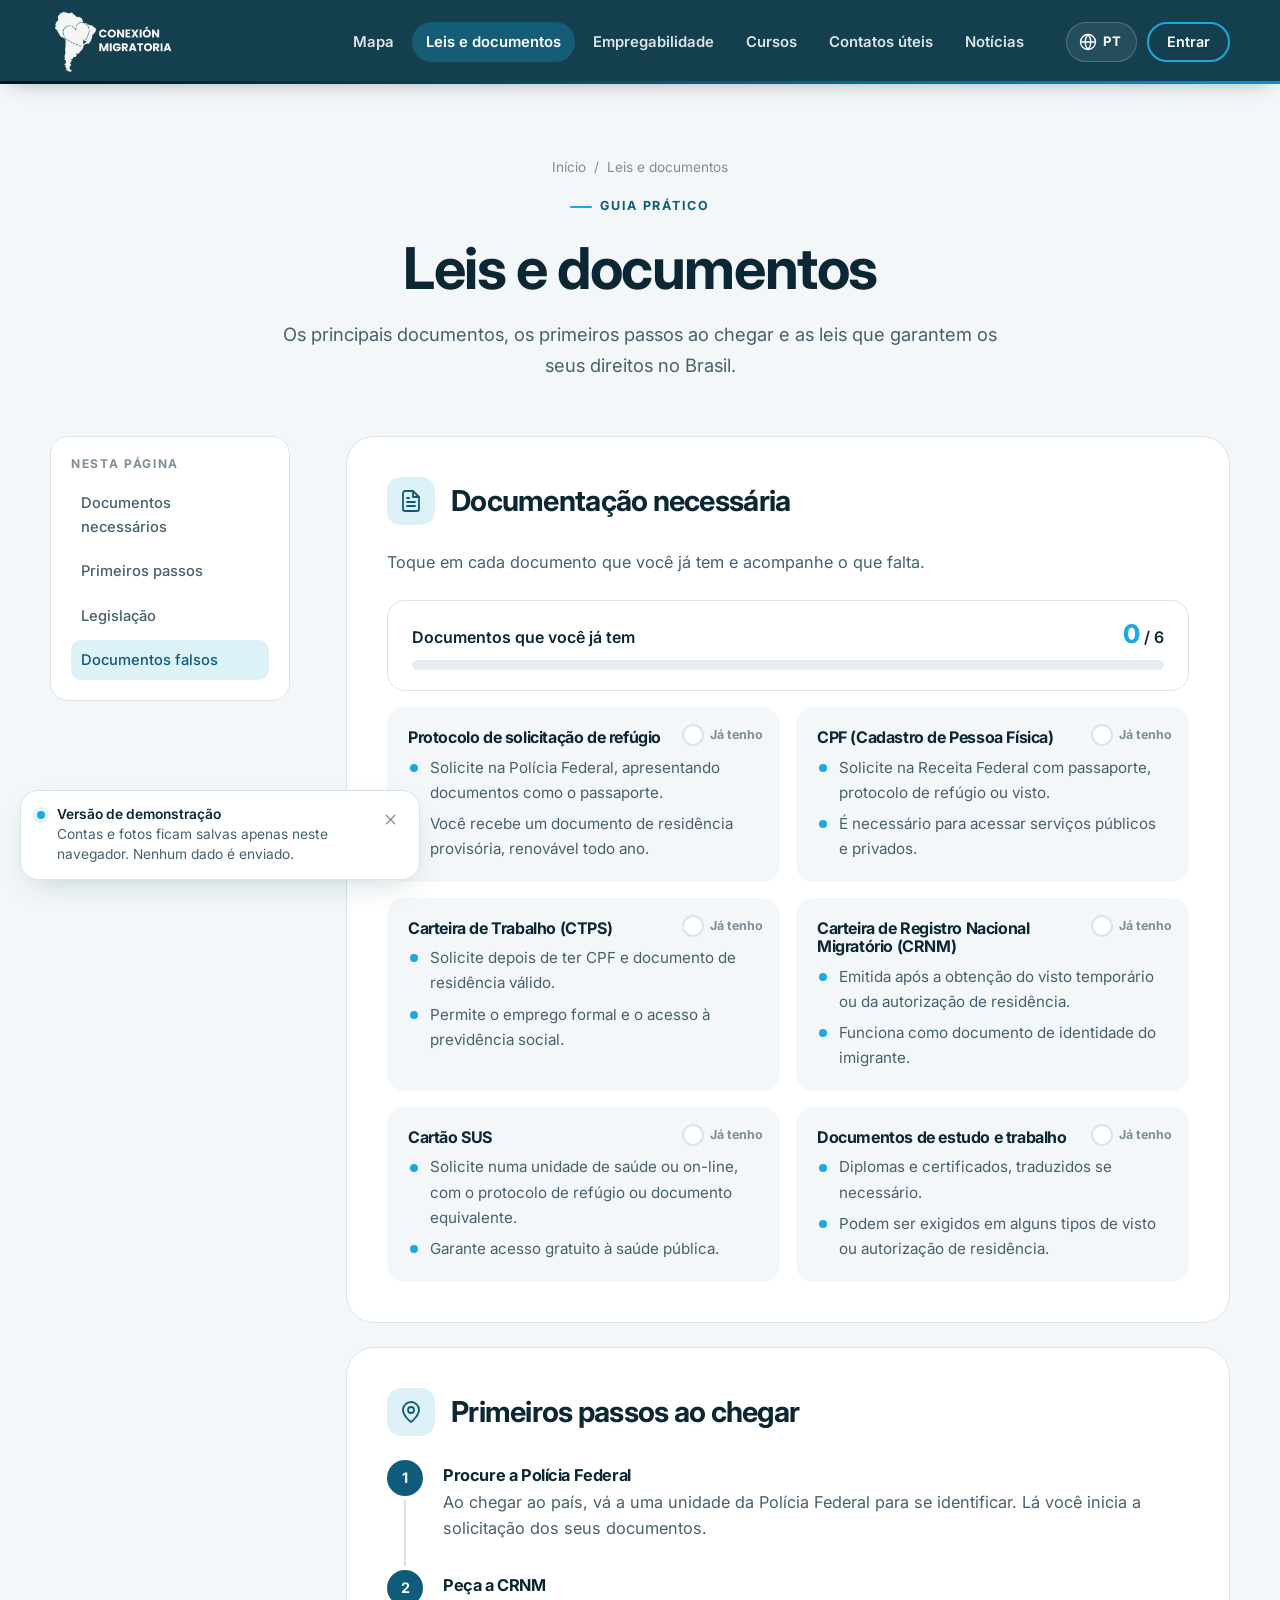
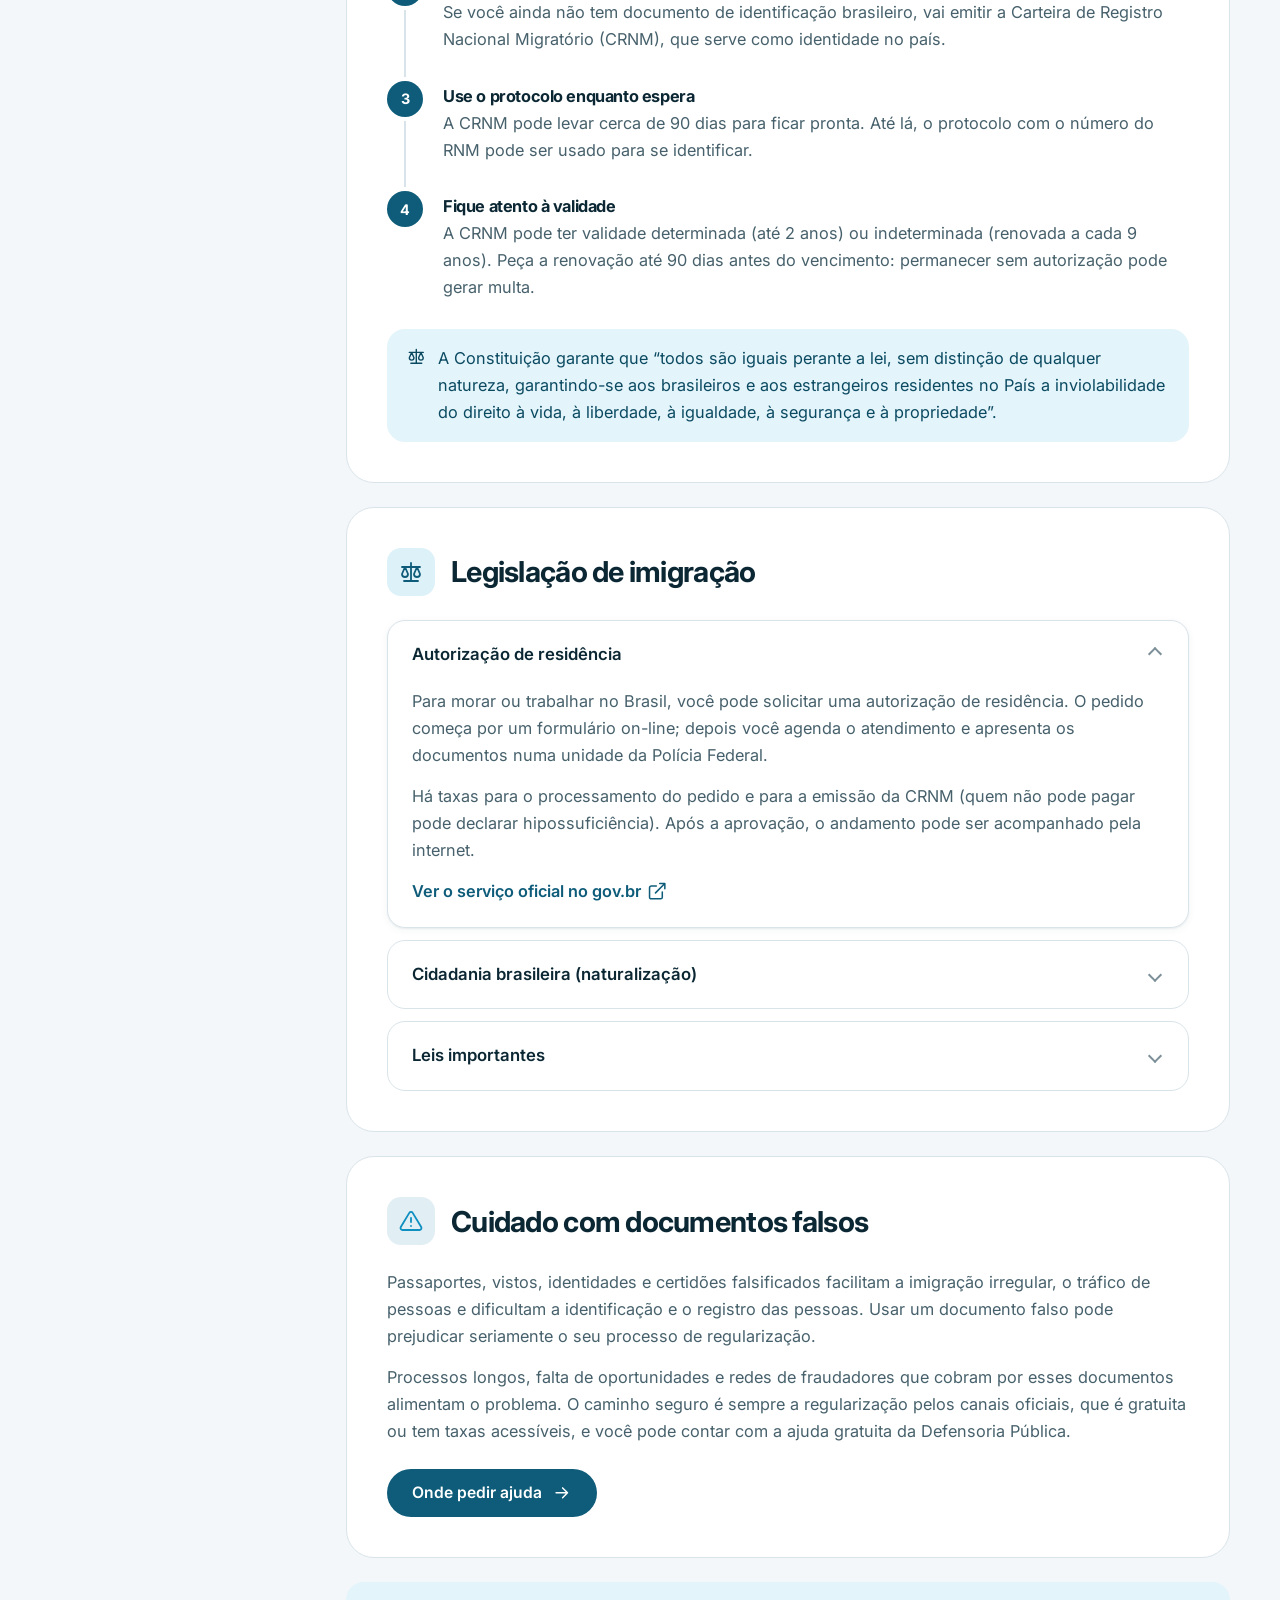
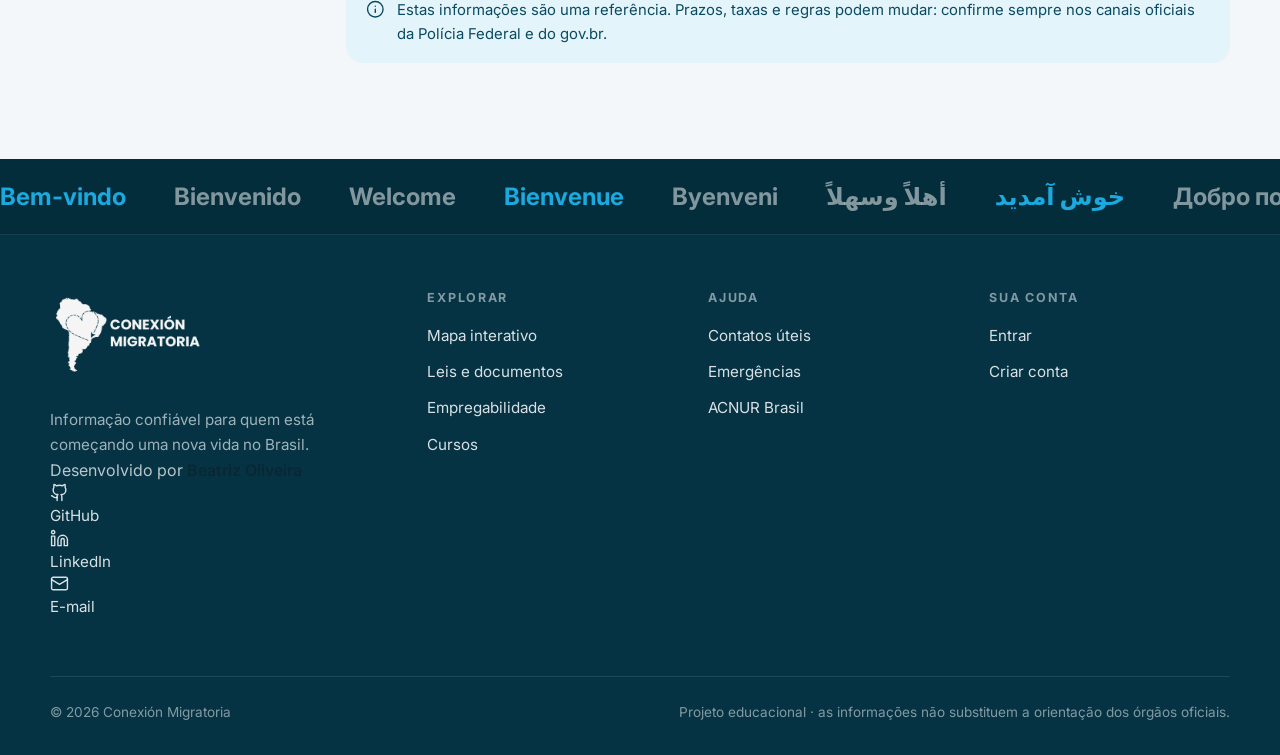
<file: leis.html>
<!DOCTYPE html>
<html lang="pt-BR" data-titulo-pt="Leis e documentos · Conexión Migratoria" data-titulo-es="Leyes y documentos · Conexión Migratoria">
<head>
    <meta charset="UTF-8">
    <meta name="viewport" content="width=device-width, initial-scale=1.0">
    <title>Leis e documentos · Conexión Migratoria</title>
    <meta name="theme-color" content="#053344">
    <meta name="author" content="Beatriz Oliveira">
    <link rel="icon" href="./img/ico-CM.ico" type="image/x-icon">
    <link rel="stylesheet" href="./css/estilo.css?v=202611241856">
    <script src="./js/idioma.js?v=202611241856"></script>
    <script src="./js/demo-store.js?v=202611241856"></script>
</head>
<body>
<div id="cm-topo"></div>
<script src="./js/layout.js?v=202611241856"></script>

<main id="conteudo">
    <header class="cabecalho-pagina">
        <div class="container">
            <nav class="trilha" aria-label="Trilha"><a href="./index.html"><span lang="pt">Início</span><span lang="es">Inicio</span></a><span>/</span><span lang="pt">Leis e documentos</span><span lang="es">Leyes y documentos</span></nav>
            <span class="sobretitulo"><span lang="pt">Guia prático</span><span lang="es">Guía práctica</span></span>
            <h1><span lang="pt">Leis e documentos</span><span lang="es">Leyes y documentos</span></h1>
            <p><span lang="pt">Os principais documentos, os primeiros passos ao chegar e as leis que garantem os seus direitos no Brasil.</span><span lang="es">Los principales documentos, los primeros pasos al llegar y las leyes que garantizan tus derechos en Brasil.</span></p>
        </div>
    </header>

    <section class="secao" style="padding-top: 0">
        <div class="container conteudo-lateral">
            <nav class="sumario" aria-label="Sumário">
                <h2><span lang="pt">Nesta página</span><span lang="es">En esta página</span></h2>
                <a href="#documentos"><span lang="pt">Documentos necessários</span><span lang="es">Documentos necesarios</span></a>
                <a href="#primeiros-passos"><span lang="pt">Primeiros passos</span><span lang="es">Primeros pasos</span></a>
                <a href="#legislacao"><span lang="pt">Legislação</span><span lang="es">Legislación</span></a>
                <a href="#documentos-falsos"><span lang="pt">Documentos falsos</span><span lang="es">Documentos falsos</span></a>
            </nav>

            <div>
                <article class="bloco revelar" id="documentos">
                    <div class="bloco-cabecalho"><span class="icone-redondo"><svg class="icone" viewBox="0 0 24 24" aria-hidden="true"><path d="M14 2H6a2 2 0 0 0-2 2v16a2 2 0 0 0 2 2h12a2 2 0 0 0 2-2V8z"/><path d="M14 2v6h6M16 13H8M16 17H8M10 9H8"/></svg></span><h2><span lang="pt">Documentação necessária</span><span lang="es">Documentación necesaria</span></h2></div>
                    <p><span lang="pt">Toque em cada documento que você já tem e acompanhe o que falta.</span><span lang="es">Toca cada documento que ya tienes y sigue lo que falta.</span></p>
                    <div class="progresso" data-progresso="documentos" style="margin-top: 24px">
                        <div class="progresso-topo">
                            <span><span lang="pt">Documentos que você já tem</span><span lang="es">Documentos que ya tienes</span></span>
                            <span><span class="contagem" data-feitos>0</span> / <span data-total>6</span></span>
                        </div>
                        <div class="progresso-barra"><span></span></div>
                        <p class="parabens"><span lang="pt">Tudo pronto! Você tem todos os documentos principais.</span><span lang="es">¡Todo listo! Tienes todos los documentos principales.</span></p>
                    </div>
                    <div class="lista-documentos" data-checklist="documentos" style="margin-top: 16px">
                        <label class="documento">
                            <input type="checkbox" value="doc1">
                            <span class="ja-tenho"><span class="marcador"><svg class="icone" viewBox="0 0 24 24" aria-hidden="true"><path d="M20 6 9 17l-5-5"/></svg></span><span lang="pt">Já tenho</span><span lang="es">Ya lo tengo</span></span>
                            <h3><span lang="pt">Protocolo de solicitação de refúgio</span><span lang="es">Protocolo de solicitud de refugio</span></h3>
                            <ul>
                                <li><span lang="pt">Solicite na Polícia Federal, apresentando documentos como o passaporte.</span><span lang="es">Solicítalo en la Policía Federal, presentando documentos como el pasaporte.</span></li>
                                <li><span lang="pt">Você recebe um documento de residência provisória, renovável todo ano.</span><span lang="es">Recibes un documento de residencia provisional, renovable cada año.</span></li>
                            </ul>
                        </label>
                        <label class="documento">
                            <input type="checkbox" value="doc2">
                            <span class="ja-tenho"><span class="marcador"><svg class="icone" viewBox="0 0 24 24" aria-hidden="true"><path d="M20 6 9 17l-5-5"/></svg></span><span lang="pt">Já tenho</span><span lang="es">Ya lo tengo</span></span>
                            <h3><span lang="pt">CPF (Cadastro de Pessoa Física)</span><span lang="es">CPF (Registro de Persona Física)</span></h3>
                            <ul>
                                <li><span lang="pt">Solicite na Receita Federal com passaporte, protocolo de refúgio ou visto.</span><span lang="es">Solicítalo en la Receita Federal con pasaporte, protocolo de refugio o visa.</span></li>
                                <li><span lang="pt">É necessário para acessar serviços públicos e privados.</span><span lang="es">Es necesario para acceder a servicios públicos y privados.</span></li>
                            </ul>
                        </label>
                        <label class="documento">
                            <input type="checkbox" value="doc3">
                            <span class="ja-tenho"><span class="marcador"><svg class="icone" viewBox="0 0 24 24" aria-hidden="true"><path d="M20 6 9 17l-5-5"/></svg></span><span lang="pt">Já tenho</span><span lang="es">Ya lo tengo</span></span>
                            <h3><span lang="pt">Carteira de Trabalho (CTPS)</span><span lang="es">Libreta de Trabajo (CTPS)</span></h3>
                            <ul>
                                <li><span lang="pt">Solicite depois de ter CPF e documento de residência válido.</span><span lang="es">Solicítala después de tener CPF y un documento de residencia válido.</span></li>
                                <li><span lang="pt">Permite o emprego formal e o acesso à previdência social.</span><span lang="es">Permite el empleo formal y el acceso a la seguridad social.</span></li>
                            </ul>
                        </label>
                        <label class="documento">
                            <input type="checkbox" value="doc4">
                            <span class="ja-tenho"><span class="marcador"><svg class="icone" viewBox="0 0 24 24" aria-hidden="true"><path d="M20 6 9 17l-5-5"/></svg></span><span lang="pt">Já tenho</span><span lang="es">Ya lo tengo</span></span>
                            <h3><span lang="pt">Carteira de Registro Nacional Migratório (CRNM)</span><span lang="es">Cédula de Registro Nacional Migratorio (CRNM)</span></h3>
                            <ul>
                                <li><span lang="pt">Emitida após a obtenção do visto temporário ou da autorização de residência.</span><span lang="es">Se emite después de obtener la visa temporal o la autorización de residencia.</span></li>
                                <li><span lang="pt">Funciona como documento de identidade do imigrante.</span><span lang="es">Funciona como documento de identidad del inmigrante.</span></li>
                            </ul>
                        </label>
                        <label class="documento">
                            <input type="checkbox" value="doc5">
                            <span class="ja-tenho"><span class="marcador"><svg class="icone" viewBox="0 0 24 24" aria-hidden="true"><path d="M20 6 9 17l-5-5"/></svg></span><span lang="pt">Já tenho</span><span lang="es">Ya lo tengo</span></span>
                            <h3><span lang="pt">Cartão SUS</span><span lang="es">Tarjeta SUS</span></h3>
                            <ul>
                                <li><span lang="pt">Solicite numa unidade de saúde ou on-line, com o protocolo de refúgio ou documento equivalente.</span><span lang="es">Solicítala en un centro de salud o en línea, con el protocolo de refugio o un documento equivalente.</span></li>
                                <li><span lang="pt">Garante acesso gratuito à saúde pública.</span><span lang="es">Garantiza acceso gratuito a la salud pública.</span></li>
                            </ul>
                        </label>
                        <label class="documento">
                            <input type="checkbox" value="doc6">
                            <span class="ja-tenho"><span class="marcador"><svg class="icone" viewBox="0 0 24 24" aria-hidden="true"><path d="M20 6 9 17l-5-5"/></svg></span><span lang="pt">Já tenho</span><span lang="es">Ya lo tengo</span></span>
                            <h3><span lang="pt">Documentos de estudo e trabalho</span><span lang="es">Documentos de estudio y trabajo</span></h3>
                            <ul>
                                <li><span lang="pt">Diplomas e certificados, traduzidos se necessário.</span><span lang="es">Diplomas y certificados, traducidos si es necesario.</span></li>
                                <li><span lang="pt">Podem ser exigidos em alguns tipos de visto ou autorização de residência.</span><span lang="es">Pueden exigirse en algunos tipos de visa o autorización de residencia.</span></li>
                            </ul>
                        </label>
                    </div>
                </article>

                <article class="bloco revelar" id="primeiros-passos">
                    <div class="bloco-cabecalho"><span class="icone-redondo"><svg class="icone" viewBox="0 0 24 24" aria-hidden="true"><path d="M20 10c0 6-8 12-8 12s-8-6-8-12a8 8 0 0 1 16 0z"/><circle cx="12" cy="10" r="3"/></svg></span><h2><span lang="pt">Primeiros passos ao chegar</span><span lang="es">Primeros pasos al llegar</span></h2></div>
                    <ol class="linha-tempo">
                        <li class="passo">
                            <h3><span lang="pt">Procure a Polícia Federal</span><span lang="es">Acude a la Policía Federal</span></h3>
                            <p><span lang="pt">Ao chegar ao país, vá a uma unidade da Polícia Federal para se identificar. Lá você inicia a solicitação dos seus documentos.</span><span lang="es">Al llegar al país, ve a una unidad de la Policía Federal para identificarte. Allí inicias la solicitud de tus documentos.</span></p>
                        </li>
                        <li class="passo">
                            <h3><span lang="pt">Peça a CRNM</span><span lang="es">Solicita la CRNM</span></h3>
                            <p><span lang="pt">Se você ainda não tem documento de identificação brasileiro, vai emitir a Carteira de Registro Nacional Migratório (CRNM), que serve como identidade no país.</span><span lang="es">Si aún no tienes un documento de identificación brasileño, vas a emitir la Cédula de Registro Nacional Migratorio (CRNM), que sirve como identidad en el país.</span></p>
                        </li>
                        <li class="passo">
                            <h3><span lang="pt">Use o protocolo enquanto espera</span><span lang="es">Usa el protocolo mientras esperas</span></h3>
                            <p><span lang="pt">A CRNM pode levar cerca de 90 dias para ficar pronta. Até lá, o protocolo com o número do RNM pode ser usado para se identificar.</span><span lang="es">La CRNM puede tardar unos 90 días en estar lista. Mientras tanto, el protocolo con el número de RNM sirve para identificarte.</span></p>
                        </li>
                        <li class="passo">
                            <h3><span lang="pt">Fique atento à validade</span><span lang="es">Atención al vencimiento</span></h3>
                            <p><span lang="pt">A CRNM pode ter validade determinada (até 2 anos) ou indeterminada (renovada a cada 9 anos). Peça a renovação até 90 dias antes do vencimento: permanecer sem autorização pode gerar multa.</span><span lang="es">La CRNM puede tener validez determinada (hasta 2 años) o indeterminada (se renueva cada 9 años). Solicita la renovación hasta 90 días antes del vencimiento: permanecer sin autorización puede generar una multa.</span></p>
                        </li>
                    </ol>
                    <div class="nota" style="margin-top: 28px">
                        <svg class="icone" viewBox="0 0 24 24" aria-hidden="true"><path d="M12 3v18M5 21h14M3 7h18M6 7l-3 7a3 3 0 0 0 6 0zM18 7l-3 7a3 3 0 0 0 6 0z"/></svg>
                        <p><span lang="pt">A Constituição garante que “todos são iguais perante a lei, sem distinção de qualquer natureza, garantindo-se aos brasileiros e aos estrangeiros residentes no País a inviolabilidade do direito à vida, à liberdade, à igualdade, à segurança e à propriedade”.</span><span lang="es">La Constitución garantiza que “todos son iguales ante la ley, sin distinción de ninguna naturaleza, garantizándose a los brasileños y a los extranjeros residentes en el País la inviolabilidad del derecho a la vida, a la libertad, a la igualdad, a la seguridad y a la propiedad”.</span></p>
                    </div>
                </article>

                <article class="bloco revelar" id="legislacao">
                    <div class="bloco-cabecalho"><span class="icone-redondo"><svg class="icone" viewBox="0 0 24 24" aria-hidden="true"><path d="M12 3v18M5 21h14M3 7h18M6 7l-3 7a3 3 0 0 0 6 0zM18 7l-3 7a3 3 0 0 0 6 0z"/></svg></span><h2><span lang="pt">Legislação de imigração</span><span lang="es">Legislación migratoria</span></h2></div>
                    <div class="acordeao">
                        <details open>
                            <summary><span lang="pt">Autorização de residência</span><span lang="es">Autorización de residencia</span></summary>
                            <div class="acordeao-corpo texto">
                                <p><span lang="pt">Para morar ou trabalhar no Brasil, você pode solicitar uma autorização de residência. O pedido começa por um formulário on-line; depois você agenda o atendimento e apresenta os documentos numa unidade da Polícia Federal.</span><span lang="es">Para vivir o trabajar en Brasil, puedes solicitar una autorización de residencia. El trámite empieza con un formulario en línea; después programas la cita y presentas los documentos en una unidad de la Policía Federal.</span></p>
                                <p><span lang="pt">Há taxas para o processamento do pedido e para a emissão da CRNM (quem não pode pagar pode declarar hipossuficiência). Após a aprovação, o andamento pode ser acompanhado pela internet.</span><span lang="es">Hay tasas para el trámite y para la emisión de la CRNM (quien no puede pagar puede declarar insuficiencia de recursos). Tras la aprobación, puedes seguir el proceso por internet.</span></p>
                                <p><a class="link-seta" href="https://www.gov.br/pt-br/servicos/obter-autorizacao-de-residencia-e-carteira-de-registro-migratorio" target="_blank" rel="noopener"><span lang="pt">Ver o serviço oficial no gov.br</span><span lang="es">Ver el servicio oficial en gov.br</span><svg class="icone" viewBox="0 0 24 24" aria-hidden="true"><path d="M15 3h6v6M10 14 21 3M18 13v6a2 2 0 0 1-2 2H5a2 2 0 0 1-2-2V8a2 2 0 0 1 2-2h6"/></svg></a></p>
                            </div>
                        </details>
                        <details>
                            <summary><span lang="pt">Cidadania brasileira (naturalização)</span><span lang="es">Ciudadanía brasileña (naturalización)</span></summary>
                            <div class="acordeao-corpo texto">
                                <p><span lang="pt">Estrangeiros e refugiados podem se tornar brasileiros pela naturalização. O processo costuma levar cerca de 180 dias e existem quatro tipos:</span><span lang="es">Extranjeros y refugiados pueden hacerse brasileños mediante la naturalización. El proceso suele tardar unos 180 días y existen cuatro tipos:</span></p>
                                <ul class="lista-check" style="margin-top: 12px">
                                    <li><span lang="pt"><strong>Ordinária:</strong> para quem mora no Brasil há pelo menos 4 anos, fala português, não tem antecedentes criminais e tem capacidade civil. O prazo cai para 1 ano para quem é casado com brasileiro ou tem filhos brasileiros, ou para 2 anos para quem contribui de forma relevante para o país.</span><span lang="es"><strong>Ordinaria:</strong> para quien vive en Brasil hace al menos 4 años, habla portugués, no tiene antecedentes penales y tiene capacidad civil. El plazo baja a 1 año para quien está casado con un brasileño o tiene hijos brasileños, o a 2 años para quien contribuye de forma relevante al país.</span></li>
                                    <li><span lang="pt"><strong>Extraordinária:</strong> para quem mora no Brasil há pelo menos 15 anos sem interrupção, sem exigência de falar português.</span><span lang="es"><strong>Extraordinaria:</strong> para quien vive en Brasil hace al menos 15 años sin interrupción, sin exigencia de hablar portugués.</span></li>
                                    <li><span lang="pt"><strong>Especial:</strong> para quem é casado há mais de 5 anos com integrante do Serviço Exterior Brasileiro ou trabalhou mais de 10 anos em missões diplomáticas brasileiras.</span><span lang="es"><strong>Especial:</strong> para quien está casado hace más de 5 años con un integrante del Servicio Exterior Brasileño o trabajó más de 10 años en misiones diplomáticas brasileñas.</span></li>
                                    <li><span lang="pt"><strong>Provisória:</strong> para crianças e adolescentes que chegaram antes dos 10 anos; torna-se definitiva na maioridade.</span><span lang="es"><strong>Provisional:</strong> para niños y adolescentes que llegaron antes de los 10 años; se vuelve definitiva al alcanzar la mayoría de edad.</span></li>
                                </ul>
                            </div>
                        </details>
                        <details>
                            <summary><span lang="pt">Leis importantes</span><span lang="es">Leyes importantes</span></summary>
                            <div class="acordeao-corpo">
                                <ul class="lista-check">
                                    <li><span lang="pt"><strong>Lei nº 9.474/1997:</strong> implementa no Brasil o Estatuto dos Refugiados de 1951.</span><span lang="es"><strong>Ley nº 9.474/1997:</strong> implementa en Brasil el Estatuto de los Refugiados de 1951.</span></li>
                                    <li><span lang="pt"><strong>Lei nº 13.344/2016:</strong> prevenção e combate ao tráfico de pessoas.</span><span lang="es"><strong>Ley nº 13.344/2016:</strong> prevención y combate a la trata de personas.</span></li>
                                    <li><span lang="pt"><strong>Lei nº 13.445/2017 (Lei de Migração):</strong> regula a entrada, a permanência e a saída de estrangeiros e substituiu o antigo Estatuto do Estrangeiro.</span><span lang="es"><strong>Ley nº 13.445/2017 (Ley de Migración):</strong> regula la entrada, la permanencia y la salida de extranjeros y sustituyó al antiguo Estatuto del Extranjero.</span></li>
                                    <li><span lang="pt"><strong>Lei nº 13.684/2018:</strong> assistência emergencial a pessoas em situação de vulnerabilidade por crise humanitária.</span><span lang="es"><strong>Ley nº 13.684/2018:</strong> asistencia de emergencia a personas en situación de vulnerabilidad por crisis humanitaria.</span></li>
                                </ul>
                            </div>
                        </details>
                    </div>
                </article>

                <article class="bloco revelar" id="documentos-falsos">
                    <div class="bloco-cabecalho"><span class="icone-redondo" style="background:#E1EEF3;color:var(--coral-escuro)"><svg class="icone" viewBox="0 0 24 24" aria-hidden="true"><path d="M10.3 3.9 1.8 18a2 2 0 0 0 1.7 3h17a2 2 0 0 0 1.7-3L13.7 3.9a2 2 0 0 0-3.4 0z"/><path d="M12 9v4M12 17h.01"/></svg></span><h2><span lang="pt">Cuidado com documentos falsos</span><span lang="es">Cuidado con los documentos falsos</span></h2></div>
                    <div class="texto">
                        <p><span lang="pt">Passaportes, vistos, identidades e certidões falsificados facilitam a imigração irregular, o tráfico de pessoas e dificultam a identificação e o registro das pessoas. Usar um documento falso pode prejudicar seriamente o seu processo de regularização.</span><span lang="es">Pasaportes, visas, identificaciones y certificados falsificados facilitan la migración irregular y la trata de personas, y dificultan la identificación y el registro. Usar un documento falso puede perjudicar seriamente tu proceso de regularización.</span></p>
                        <p><span lang="pt">Processos longos, falta de oportunidades e redes de fraudadores que cobram por esses documentos alimentam o problema. O caminho seguro é sempre a regularização pelos canais oficiais, que é gratuita ou tem taxas acessíveis, e você pode contar com a ajuda gratuita da Defensoria Pública.</span><span lang="es">Los trámites largos, la falta de oportunidades y las redes de estafadores que cobran por estos documentos alimentan el problema. El camino seguro es siempre la regularización por los canales oficiales, que es gratuita o tiene tasas accesibles, y puedes contar con la ayuda gratuita de la Defensoría Pública.</span></p>
                    </div>
                    <a class="botao botao-mar" href="./contatos.html" style="margin-top: 24px"><span lang="pt">Onde pedir ajuda</span><span lang="es">Dónde pedir ayuda</span><svg class="icone" viewBox="0 0 24 24" aria-hidden="true"><path d="M5 12h14M13 6l6 6-6 6"/></svg></a>
                </article>

                <div class="nota" style="margin-top: 24px">
                    <svg class="icone" viewBox="0 0 24 24" aria-hidden="true"><circle cx="12" cy="12" r="10"/><path d="M12 16v-4M12 8h.01"/></svg>
                    <p><span lang="pt">Estas informações são uma referência. Prazos, taxas e regras podem mudar: confirme sempre nos canais oficiais da Polícia Federal e do gov.br.</span><span lang="es">Esta información es una referencia. Los plazos, tasas y reglas pueden cambiar: confirma siempre en los canales oficiales de la Policía Federal y de gov.br.</span></p>
                </div>
            </div>
        </div>
    </section>
</main>
<div id="cm-rodape"></div>
<script src="./js/componentes.js?v=202611241856"></script>
<script src="./js/interacoes.js?v=202611241856"></script>
</body>
</html>
</file>
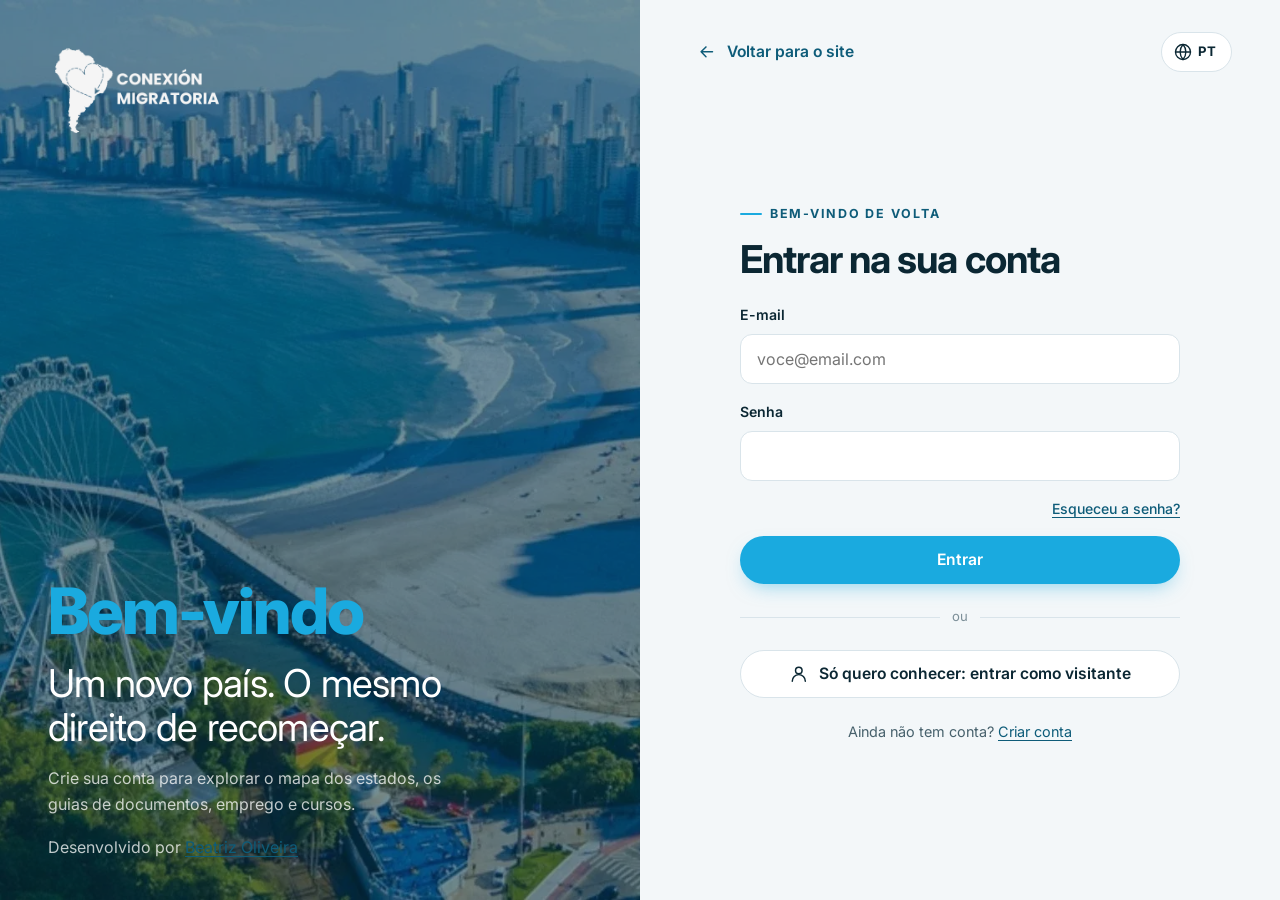
<file: logar.html>
<!DOCTYPE html>
<html lang="pt-BR" data-titulo-pt="Entrar · Conexión Migratoria" data-titulo-es="Iniciar sesión · Conexión Migratoria">
<head>
    <meta charset="UTF-8">
    <meta name="viewport" content="width=device-width, initial-scale=1.0">
    <title>Entrar · Conexión Migratoria</title>
    <meta name="theme-color" content="#053344">
    <meta name="author" content="Beatriz Oliveira">
    <link rel="icon" href="./img/ico-CM.ico" type="image/x-icon">
    <link rel="stylesheet" href="./css/estilo.css?v=202611241856">
    <script src="./js/idioma.js?v=202611241856"></script>
    <script src="./js/demo-store.js?v=202611241856"></script>
</head>
<body>

<main class="acesso" id="conteudo">
    <aside class="acesso-arte">
        <img src="./imgs-estado/img1sc-sc.webp" alt="">
        <a class="marca" href="./index.html" aria-label="Conexión Migratoria"><img src="./img/logo-branca-conexion-migratoria.png" alt="Conexión Migratoria"></a>
        <div>
            <p class="saudacao-arte notranslate" translate="no"><span class="saudacao" data-saudacao="Bem-vindo|Bienvenido|Welcome|Bienvenue|Byenveni|أهلاً وسهلاً|Добро пожаловать|欢迎|Benvenuto|Karibu|Hoş geldiniz|स्वागत है">Bem-vindo</span></p>
            <blockquote><span lang="pt">Um novo país. O mesmo direito de recomeçar.</span><span lang="es">Un nuevo país. El mismo derecho a empezar de nuevo.</span></blockquote>
            <p><span lang="pt">Crie sua conta para explorar o mapa dos estados, os guias de documentos, emprego e cursos.</span><span lang="es">Crea tu cuenta para explorar el mapa de los estados y las guías de documentos, empleo y cursos.</span></p>
            <p class="credito-arte"><span lang="pt">Desenvolvido por</span><span lang="es">Desarrollado por</span> <a href="https://www.linkedin.com/in/beatriz-oliveira-759867294/" target="_blank" rel="noopener">Beatriz Oliveira</a></p>
        </div>
    </aside>
    <section class="acesso-form">
        <div class="topo-form">
            <a class="botao botao-fantasma" href="./index.html"><svg class="icone" viewBox="0 0 24 24" aria-hidden="true"><path d="M19 12H5M11 18l-6-6 6-6"/></svg><span lang="pt">Voltar para o site</span><span lang="es">Volver al sitio</span></a>
            <div data-seletor-idioma></div>
        </div>
        <div class="caixa">
            <div>
                <span class="sobretitulo"><span lang="pt">Bem-vindo de volta</span><span lang="es">Bienvenido de nuevo</span></span>
                <h1 style="margin-top:12px"><span lang="pt">Entrar na sua conta</span><span lang="es">Inicia sesión</span></h1>
            </div>
            <form id="loginForm" novalidate>
                <div class="campo">
                    <label for="email">E-mail</label>
                    <input id="email" type="email" name="email" autocomplete="email" required placeholder="voce@email.com" data-pt-placeholder="voce@email.com" data-es-placeholder="tu@correo.com">
                </div>
                <div class="campo">
                    <label for="senha"><span lang="pt">Senha</span><span lang="es">Contraseña</span></label>
                    <input id="senha" type="password" name="senha" autocomplete="current-password" required>
                </div>
                <a class="link-direita" href="./recuperarSenha.html"><span lang="pt">Esqueceu a senha?</span><span lang="es">¿Olvidaste tu contraseña?</span></a>
                <p class="mensagem-form" role="alert" hidden></p>
                <button class="botao botao-primario botao-bloco" type="submit" id="submit"><span lang="pt">Entrar</span><span lang="es">Iniciar sesión</span></button>
            </form>
            <div class="divisor"><span lang="pt">ou</span><span lang="es">o</span></div>
            <button type="button" class="botao botao-contorno botao-bloco" id="entrarVisitante"><svg class="icone" viewBox="0 0 24 24" aria-hidden="true"><circle cx="12" cy="8" r="4"/><path d="M4 21a8 8 0 0 1 16 0"/></svg><span lang="pt">Só quero conhecer: entrar como visitante</span><span lang="es">Solo quiero conocer: entrar como visitante</span></button>
            <p class="texto-pequeno"><span lang="pt">Ainda não tem conta?</span><span lang="es">¿Aún no tienes cuenta?</span> <a href="./criarConta.html" id="creat"><span lang="pt">Criar conta</span><span lang="es">Crear cuenta</span></a></p>
        </div>
    </section>
</main>
<script src="./js/conta.js?v=202611241856"></script>
<script src="./js/interacoes.js?v=202611241856"></script>
</body>
</html>
</file>
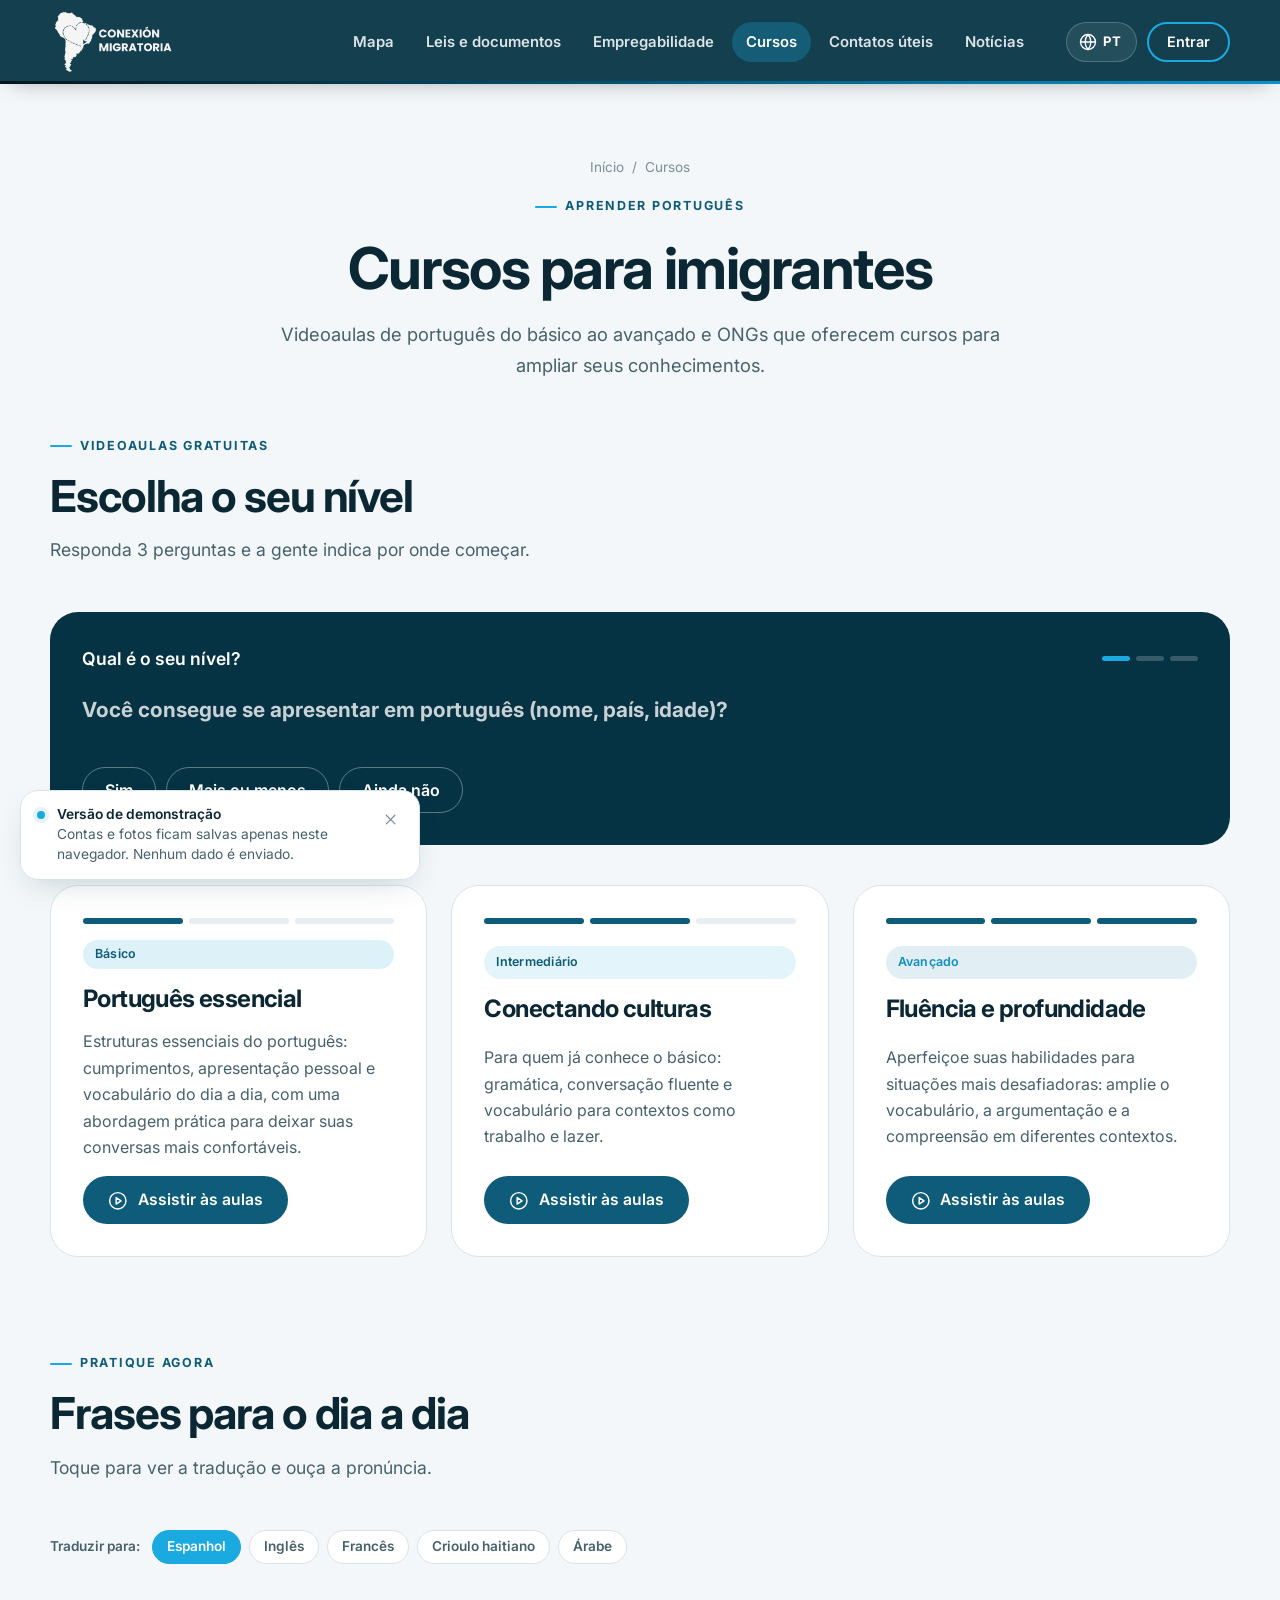
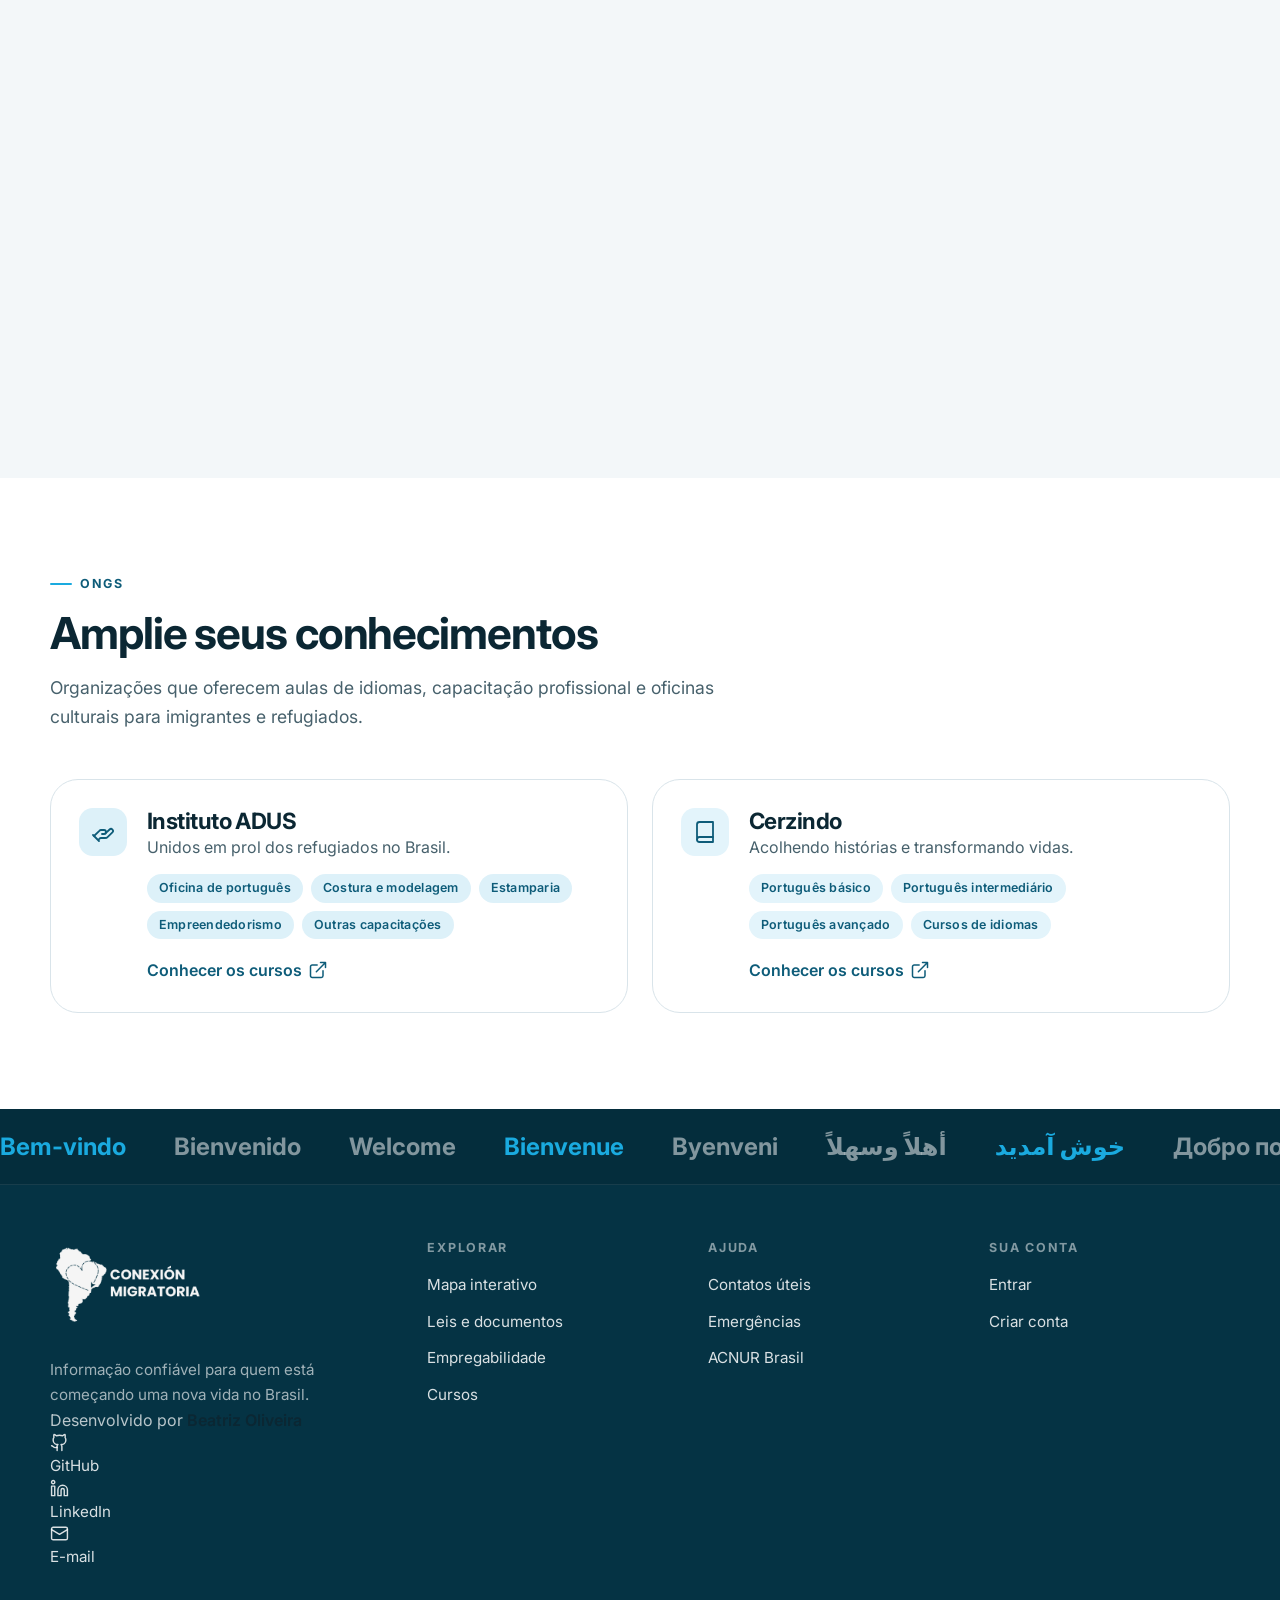
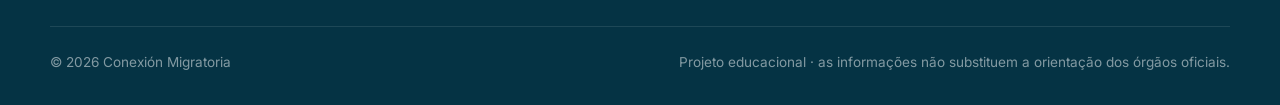
<file: pg-cursos.html>
<!DOCTYPE html>
<html lang="pt-BR" data-titulo-pt="Cursos · Conexión Migratoria" data-titulo-es="Cursos · Conexión Migratoria">
<head>
    <meta charset="UTF-8">
    <meta name="viewport" content="width=device-width, initial-scale=1.0">
    <title>Cursos · Conexión Migratoria</title>
    <meta name="theme-color" content="#053344">
    <meta name="author" content="Beatriz Oliveira">
    <link rel="icon" href="./img/ico-CM.ico" type="image/x-icon">
    <link rel="stylesheet" href="./css/estilo.css?v=202611241856">
    <script src="./js/idioma.js?v=202611241856"></script>
    <script src="./js/demo-store.js?v=202611241856"></script>
</head>
<body>
<div id="cm-topo"></div>
<script src="./js/layout.js?v=202611241856"></script>

<main id="conteudo">
    <header class="cabecalho-pagina">
        <div class="container">
            <nav class="trilha" aria-label="Trilha"><a href="./index.html"><span lang="pt">Início</span><span lang="es">Inicio</span></a><span>/</span><span>Cursos</span></nav>
            <span class="sobretitulo"><span lang="pt">Aprender português</span><span lang="es">Aprender portugués</span></span>
            <h1><span lang="pt">Cursos para imigrantes</span><span lang="es">Cursos para inmigrantes</span></h1>
            <p><span lang="pt">Videoaulas de português do básico ao avançado e ONGs que oferecem cursos para ampliar seus conhecimentos.</span><span lang="es">Videoclases de portugués del nivel básico al avanzado y ONG que ofrecen cursos para ampliar tus conocimientos.</span></p>
        </div>
    </header>

    <section class="secao" style="padding-top: 0">
        <div class="container">
            <div class="cabecalho-secao">
                <span class="sobretitulo"><span lang="pt">Videoaulas gratuitas</span><span lang="es">Videoclases gratuitas</span></span>
                <h2><span lang="pt">Escolha o seu nível</span><span lang="es">Elige tu nivel</span></h2>
                <p><span lang="pt">Responda 3 perguntas e a gente indica por onde começar.</span><span lang="es">Responde 3 preguntas y te indicamos por dónde empezar.</span></p>
            </div>
            <div class="quiz revelar" id="quiz" style="margin-bottom: 40px">
                <div style="display:flex;justify-content:space-between;align-items:center;gap:16px;flex-wrap:wrap">
                    <strong style="font-size:1.1rem"><span lang="pt">Qual é o seu nível?</span><span lang="es">¿Cuál es tu nivel?</span></strong>
                    <div class="quiz-passos"><span class="ativo"></span><span></span><span></span></div>
                </div>
                <p class="quiz-pergunta" id="quizPergunta"></p>
                <div class="quiz-opcoes" id="quizOpcoes">
                    <button type="button" data-resposta="sim"><span lang="pt">Sim</span><span lang="es">Sí</span></button>
                    <button type="button" data-resposta="mais-ou-menos"><span lang="pt">Mais ou menos</span><span lang="es">Más o menos</span></button>
                    <button type="button" data-resposta="nao"><span lang="pt">Ainda não</span><span lang="es">Todavía no</span></button>
                </div>
            </div>
            <div class="grade grade-3">
                <article class="nivel revelar" id="nivel-basico">
                    <div class="barra"><span class="cheio"></span><span></span><span></span></div>
                    <span class="etiqueta selo-recomendado" style="background:var(--azul-claro);color:#fff"><svg class="icone" viewBox="0 0 24 24" aria-hidden="true"><path d="M20 6 9 17l-5-5"/></svg><span lang="pt">Recomendado para você</span><span lang="es">Recomendado para ti</span></span>
                    <span class="etiqueta"><span lang="pt">Básico</span><span lang="es">Básico</span></span>
                    <h3><span lang="pt">Português essencial</span><span lang="es">Portugués esencial</span></h3>
                    <p><span lang="pt">Estruturas essenciais do português: cumprimentos, apresentação pessoal e vocabulário do dia a dia, com uma abordagem prática para deixar suas conversas mais confortáveis.</span><span lang="es">Las estructuras esenciales del portugués: saludos, presentación personal y vocabulario cotidiano, con un enfoque práctico para que tus conversaciones sean más cómodas.</span></p>
                    <a class="botao botao-mar" href="https://www.youtube.com/watch?v=zd8_NUqoZH4&amp;list=PLJkrSwK-K9zB_9PoZT5Hwb4w8UF0i0uXh" target="_blank" rel="noopener"><svg class="icone" viewBox="0 0 24 24" aria-hidden="true"><circle cx="12" cy="12" r="10"/><path d="m10 8 6 4-6 4z"/></svg><span lang="pt">Assistir às aulas</span><span lang="es">Ver las clases</span></a>
                </article>
                <article class="nivel revelar" id="nivel-intermediario">
                    <div class="barra"><span class="cheio"></span><span class="cheio"></span><span></span></div>
                    <span class="etiqueta selo-recomendado" style="background:var(--azul-claro);color:#fff"><svg class="icone" viewBox="0 0 24 24" aria-hidden="true"><path d="M20 6 9 17l-5-5"/></svg><span lang="pt">Recomendado para você</span><span lang="es">Recomendado para ti</span></span>
                    <span class="etiqueta etiqueta-sol"><span lang="pt">Intermediário</span><span lang="es">Intermedio</span></span>
                    <h3><span lang="pt">Conectando culturas</span><span lang="es">Conectando culturas</span></h3>
                    <p><span lang="pt">Para quem já conhece o básico: gramática, conversação fluente e vocabulário para contextos como trabalho e lazer.</span><span lang="es">Para quien ya conoce lo básico: gramática, conversación fluida y vocabulario para contextos como el trabajo y el ocio.</span></p>
                    <a class="botao botao-mar" href="https://www.youtube.com/watch?v=Rxo6xTWgZGI&amp;list=PLJkrSwK-K9zBj7U-DmdVhZ7kkLdtaK5br" target="_blank" rel="noopener"><svg class="icone" viewBox="0 0 24 24" aria-hidden="true"><circle cx="12" cy="12" r="10"/><path d="m10 8 6 4-6 4z"/></svg><span lang="pt">Assistir às aulas</span><span lang="es">Ver las clases</span></a>
                </article>
                <article class="nivel revelar" id="nivel-avancado">
                    <div class="barra"><span class="cheio"></span><span class="cheio"></span><span class="cheio"></span></div>
                    <span class="etiqueta selo-recomendado" style="background:var(--azul-claro);color:#fff"><svg class="icone" viewBox="0 0 24 24" aria-hidden="true"><path d="M20 6 9 17l-5-5"/></svg><span lang="pt">Recomendado para você</span><span lang="es">Recomendado para ti</span></span>
                    <span class="etiqueta" style="background:#E1EEF3;color:var(--coral-escuro)"><span lang="pt">Avançado</span><span lang="es">Avanzado</span></span>
                    <h3><span lang="pt">Fluência e profundidade</span><span lang="es">Fluidez y profundidad</span></h3>
                    <p><span lang="pt">Aperfeiçoe suas habilidades para situações mais desafiadoras: amplie o vocabulário, a argumentação e a compreensão em diferentes contextos.</span><span lang="es">Perfecciona tus habilidades para situaciones más desafiantes: amplía el vocabulario, la argumentación y la comprensión en distintos contextos.</span></p>
                    <a class="botao botao-mar" href="https://www.youtube.com/watch?v=oziOOkwah2E&amp;list=PLJkrSwK-K9zC0KWa5loqHPm9WpbEV0lQM" target="_blank" rel="noopener"><svg class="icone" viewBox="0 0 24 24" aria-hidden="true"><circle cx="12" cy="12" r="10"/><path d="m10 8 6 4-6 4z"/></svg><span lang="pt">Assistir às aulas</span><span lang="es">Ver las clases</span></a>
                </article>
            </div>
        </div>
    </section>

    <section class="secao" id="frases" style="padding-top: 0">
        <div class="container">
            <div class="cabecalho-secao">
                <span class="sobretitulo"><span lang="pt">Pratique agora</span><span lang="es">Practica ahora</span></span>
                <h2><span lang="pt">Frases para o dia a dia</span><span lang="es">Frases para el día a día</span></h2>
                <p><span lang="pt">Toque para ver a tradução e ouça a pronúncia.</span><span lang="es">Toca para ver la traducción y escucha la pronunciación.</span></p>
            </div>
            <div class="traduzir-para" role="group" data-traduzir-para>
                <span><span lang="pt">Traduzir para:</span><span lang="es">Traducir a:</span></span>
                <button type="button" class="notranslate" translate="no" data-lingua="es" aria-pressed="true"><span lang="pt">Espanhol</span><span lang="es">Español</span></button>
                <button type="button" class="notranslate" translate="no" data-lingua="en" aria-pressed="false"><span lang="pt">Inglês</span><span lang="es">Inglés</span></button>
                <button type="button" class="notranslate" translate="no" data-lingua="fr" aria-pressed="false"><span lang="pt">Francês</span><span lang="es">Francés</span></button>
                <button type="button" class="notranslate" translate="no" data-lingua="ht" aria-pressed="false"><span lang="pt">Crioulo</span><span lang="es">Criollo</span></button>
                <button type="button" class="notranslate" translate="no" data-lingua="ar" aria-pressed="false"><span lang="pt">Árabe</span><span lang="es">Árabe</span></button>
            </div>
            <div class="flashcards">
                <div class="flashcard revelar" tabindex="0" role="button" data-pt-aria-label="Virar cartão: Meu nome é…" data-es-aria-label="Girar tarjeta: Meu nome é…">
                    <div class="flashcard-interno">
                        <div class="flashcard-face flashcard-frente">
                            <span class="rotulo"><span lang="pt">Em português</span><span lang="es">En portugués</span></span>
                            <span class="frase notranslate" translate="no">Meu nome é…</span>
                            <span class="rodape-card"><span><span lang="pt">Toque para traduzir</span><span lang="es">Toca para traducir</span></span><button type="button" class="botao-ouvir" data-falar="Meu nome é" data-pt-aria-label="Ouvir" data-es-aria-label="Escuchar"><svg class="icone" viewBox="0 0 24 24" aria-hidden="true"><path d="M11 5 6 9H2v6h4l5 4z"/><path d="M15.5 8.5a5 5 0 0 1 0 7M19 5a10 10 0 0 1 0 14"/></svg></button></span>
                        </div>
                        <div class="flashcard-face flashcard-verso">
                            <span class="rotulo notranslate" translate="no" data-rotulo-lingua>Espanhol</span>
                            <span class="frase notranslate" translate="no" data-traducoes='{&quot;es&quot;: &quot;Me llamo…&quot;, &quot;en&quot;: &quot;My name is…&quot;, &quot;fr&quot;: &quot;Je m&#x27;appelle…&quot;, &quot;ht&quot;: &quot;Mwen rele…&quot;, &quot;ar&quot;: &quot;اسمي…&quot;}'>Me llamo…</span>
                            <span class="rodape-card"><span lang="pt">Toque para voltar</span><span lang="es">Toca para volver</span></span>
                        </div>
                    </div>
                </div>
                <div class="flashcard revelar" tabindex="0" role="button" data-pt-aria-label="Virar cartão: Eu sou da Venezuela" data-es-aria-label="Girar tarjeta: Eu sou da Venezuela">
                    <div class="flashcard-interno">
                        <div class="flashcard-face flashcard-frente">
                            <span class="rotulo"><span lang="pt">Em português</span><span lang="es">En portugués</span></span>
                            <span class="frase notranslate" translate="no">Eu sou da Venezuela</span>
                            <span class="rodape-card"><span><span lang="pt">Toque para traduzir</span><span lang="es">Toca para traducir</span></span><button type="button" class="botao-ouvir" data-falar="Eu sou da Venezuela" data-pt-aria-label="Ouvir" data-es-aria-label="Escuchar"><svg class="icone" viewBox="0 0 24 24" aria-hidden="true"><path d="M11 5 6 9H2v6h4l5 4z"/><path d="M15.5 8.5a5 5 0 0 1 0 7M19 5a10 10 0 0 1 0 14"/></svg></button></span>
                        </div>
                        <div class="flashcard-face flashcard-verso">
                            <span class="rotulo notranslate" translate="no" data-rotulo-lingua>Espanhol</span>
                            <span class="frase notranslate" translate="no" data-traducoes='{&quot;es&quot;: &quot;Soy de Venezuela&quot;, &quot;en&quot;: &quot;I&#x27;m from Venezuela&quot;, &quot;fr&quot;: &quot;Je viens du Venezuela&quot;, &quot;ht&quot;: &quot;Mwen soti Venezyela&quot;, &quot;ar&quot;: &quot;أنا من فنزويلا&quot;}'>Soy de Venezuela</span>
                            <span class="rodape-card"><span lang="pt">Toque para voltar</span><span lang="es">Toca para volver</span></span>
                        </div>
                    </div>
                </div>
                <div class="flashcard revelar" tabindex="0" role="button" data-pt-aria-label="Virar cartão: Não entendi. Pode repetir?" data-es-aria-label="Girar tarjeta: Não entendi. Pode repetir?">
                    <div class="flashcard-interno">
                        <div class="flashcard-face flashcard-frente">
                            <span class="rotulo"><span lang="pt">Em português</span><span lang="es">En portugués</span></span>
                            <span class="frase notranslate" translate="no">Não entendi. Pode repetir?</span>
                            <span class="rodape-card"><span><span lang="pt">Toque para traduzir</span><span lang="es">Toca para traducir</span></span><button type="button" class="botao-ouvir" data-falar="Não entendi. Pode repetir?" data-pt-aria-label="Ouvir" data-es-aria-label="Escuchar"><svg class="icone" viewBox="0 0 24 24" aria-hidden="true"><path d="M11 5 6 9H2v6h4l5 4z"/><path d="M15.5 8.5a5 5 0 0 1 0 7M19 5a10 10 0 0 1 0 14"/></svg></button></span>
                        </div>
                        <div class="flashcard-face flashcard-verso">
                            <span class="rotulo notranslate" translate="no" data-rotulo-lingua>Espanhol</span>
                            <span class="frase notranslate" translate="no" data-traducoes='{&quot;es&quot;: &quot;No entendí. ¿Puede repetir?&quot;, &quot;en&quot;: &quot;I didn&#x27;t understand. Could you repeat?&quot;, &quot;fr&quot;: &quot;Je n&#x27;ai pas compris. Vous pouvez répéter ?&quot;, &quot;ht&quot;: &quot;M pa konprann. Ou ka repete?&quot;, &quot;ar&quot;: &quot;لم أفهم. هل يمكنك التكرار؟&quot;}'>No entendí. ¿Puede repetir?</span>
                            <span class="rodape-card"><span lang="pt">Toque para voltar</span><span lang="es">Toca para volver</span></span>
                        </div>
                    </div>
                </div>
                <div class="flashcard revelar" tabindex="0" role="button" data-pt-aria-label="Virar cartão: Fala mais devagar, por favor" data-es-aria-label="Girar tarjeta: Fala mais devagar, por favor">
                    <div class="flashcard-interno">
                        <div class="flashcard-face flashcard-frente">
                            <span class="rotulo"><span lang="pt">Em português</span><span lang="es">En portugués</span></span>
                            <span class="frase notranslate" translate="no">Fala mais devagar, por favor</span>
                            <span class="rodape-card"><span><span lang="pt">Toque para traduzir</span><span lang="es">Toca para traducir</span></span><button type="button" class="botao-ouvir" data-falar="Fala mais devagar, por favor" data-pt-aria-label="Ouvir" data-es-aria-label="Escuchar"><svg class="icone" viewBox="0 0 24 24" aria-hidden="true"><path d="M11 5 6 9H2v6h4l5 4z"/><path d="M15.5 8.5a5 5 0 0 1 0 7M19 5a10 10 0 0 1 0 14"/></svg></button></span>
                        </div>
                        <div class="flashcard-face flashcard-verso">
                            <span class="rotulo notranslate" translate="no" data-rotulo-lingua>Espanhol</span>
                            <span class="frase notranslate" translate="no" data-traducoes='{&quot;es&quot;: &quot;Hable más despacio, por favor&quot;, &quot;en&quot;: &quot;Please speak more slowly&quot;, &quot;fr&quot;: &quot;Parlez plus lentement, s&#x27;il vous plaît&quot;, &quot;ht&quot;: &quot;Pale pi dousman, tanpri&quot;, &quot;ar&quot;: &quot;تكلّم ببطء من فضلك&quot;}'>Hable más despacio, por favor</span>
                            <span class="rodape-card"><span lang="pt">Toque para voltar</span><span lang="es">Toca para volver</span></span>
                        </div>
                    </div>
                </div>
                <div class="flashcard revelar" tabindex="0" role="button" data-pt-aria-label="Virar cartão: Onde fica o ponto de ônibus?" data-es-aria-label="Girar tarjeta: Onde fica o ponto de ônibus?">
                    <div class="flashcard-interno">
                        <div class="flashcard-face flashcard-frente">
                            <span class="rotulo"><span lang="pt">Em português</span><span lang="es">En portugués</span></span>
                            <span class="frase notranslate" translate="no">Onde fica o ponto de ônibus?</span>
                            <span class="rodape-card"><span><span lang="pt">Toque para traduzir</span><span lang="es">Toca para traducir</span></span><button type="button" class="botao-ouvir" data-falar="Onde fica o ponto de ônibus?" data-pt-aria-label="Ouvir" data-es-aria-label="Escuchar"><svg class="icone" viewBox="0 0 24 24" aria-hidden="true"><path d="M11 5 6 9H2v6h4l5 4z"/><path d="M15.5 8.5a5 5 0 0 1 0 7M19 5a10 10 0 0 1 0 14"/></svg></button></span>
                        </div>
                        <div class="flashcard-face flashcard-verso">
                            <span class="rotulo notranslate" translate="no" data-rotulo-lingua>Espanhol</span>
                            <span class="frase notranslate" translate="no" data-traducoes='{&quot;es&quot;: &quot;¿Dónde queda la parada de autobús?&quot;, &quot;en&quot;: &quot;Where is the bus stop?&quot;, &quot;fr&quot;: &quot;Où est l&#x27;arrêt de bus ?&quot;, &quot;ht&quot;: &quot;Kote estasyon bis la ye?&quot;, &quot;ar&quot;: &quot;أين موقف الحافلات؟&quot;}'>¿Dónde queda la parada de autobús?</span>
                            <span class="rodape-card"><span lang="pt">Toque para voltar</span><span lang="es">Toca para volver</span></span>
                        </div>
                    </div>
                </div>
                <div class="flashcard revelar" tabindex="0" role="button" data-pt-aria-label="Virar cartão: Qual é o seu telefone?" data-es-aria-label="Girar tarjeta: Qual é o seu telefone?">
                    <div class="flashcard-interno">
                        <div class="flashcard-face flashcard-frente">
                            <span class="rotulo"><span lang="pt">Em português</span><span lang="es">En portugués</span></span>
                            <span class="frase notranslate" translate="no">Qual é o seu telefone?</span>
                            <span class="rodape-card"><span><span lang="pt">Toque para traduzir</span><span lang="es">Toca para traducir</span></span><button type="button" class="botao-ouvir" data-falar="Qual é o seu telefone?" data-pt-aria-label="Ouvir" data-es-aria-label="Escuchar"><svg class="icone" viewBox="0 0 24 24" aria-hidden="true"><path d="M11 5 6 9H2v6h4l5 4z"/><path d="M15.5 8.5a5 5 0 0 1 0 7M19 5a10 10 0 0 1 0 14"/></svg></button></span>
                        </div>
                        <div class="flashcard-face flashcard-verso">
                            <span class="rotulo notranslate" translate="no" data-rotulo-lingua>Espanhol</span>
                            <span class="frase notranslate" translate="no" data-traducoes='{&quot;es&quot;: &quot;¿Cuál es tu teléfono?&quot;, &quot;en&quot;: &quot;What&#x27;s your phone number?&quot;, &quot;fr&quot;: &quot;Quel est ton numéro de téléphone ?&quot;, &quot;ht&quot;: &quot;Ki nimewo telefòn ou?&quot;, &quot;ar&quot;: &quot;ما رقم هاتفك؟&quot;}'>¿Cuál es tu teléfono?</span>
                            <span class="rodape-card"><span lang="pt">Toque para voltar</span><span lang="es">Toca para volver</span></span>
                        </div>
                    </div>
                </div>
                <div class="flashcard revelar" tabindex="0" role="button" data-pt-aria-label="Virar cartão: Estou com dor" data-es-aria-label="Girar tarjeta: Estou com dor">
                    <div class="flashcard-interno">
                        <div class="flashcard-face flashcard-frente">
                            <span class="rotulo"><span lang="pt">Em português</span><span lang="es">En portugués</span></span>
                            <span class="frase notranslate" translate="no">Estou com dor</span>
                            <span class="rodape-card"><span><span lang="pt">Toque para traduzir</span><span lang="es">Toca para traducir</span></span><button type="button" class="botao-ouvir" data-falar="Estou com dor" data-pt-aria-label="Ouvir" data-es-aria-label="Escuchar"><svg class="icone" viewBox="0 0 24 24" aria-hidden="true"><path d="M11 5 6 9H2v6h4l5 4z"/><path d="M15.5 8.5a5 5 0 0 1 0 7M19 5a10 10 0 0 1 0 14"/></svg></button></span>
                        </div>
                        <div class="flashcard-face flashcard-verso">
                            <span class="rotulo notranslate" translate="no" data-rotulo-lingua>Espanhol</span>
                            <span class="frase notranslate" translate="no" data-traducoes='{&quot;es&quot;: &quot;Tengo dolor&quot;, &quot;en&quot;: &quot;I&#x27;m in pain&quot;, &quot;fr&quot;: &quot;J&#x27;ai mal&quot;, &quot;ht&quot;: &quot;Mwen gen doulè&quot;, &quot;ar&quot;: &quot;أشعر بألم&quot;}'>Tengo dolor</span>
                            <span class="rodape-card"><span lang="pt">Toque para voltar</span><span lang="es">Toca para volver</span></span>
                        </div>
                    </div>
                </div>
                <div class="flashcard revelar" tabindex="0" role="button" data-pt-aria-label="Virar cartão: Até amanhã!" data-es-aria-label="Girar tarjeta: Até amanhã!">
                    <div class="flashcard-interno">
                        <div class="flashcard-face flashcard-frente">
                            <span class="rotulo"><span lang="pt">Em português</span><span lang="es">En portugués</span></span>
                            <span class="frase notranslate" translate="no">Até amanhã!</span>
                            <span class="rodape-card"><span><span lang="pt">Toque para traduzir</span><span lang="es">Toca para traducir</span></span><button type="button" class="botao-ouvir" data-falar="Até amanhã!" data-pt-aria-label="Ouvir" data-es-aria-label="Escuchar"><svg class="icone" viewBox="0 0 24 24" aria-hidden="true"><path d="M11 5 6 9H2v6h4l5 4z"/><path d="M15.5 8.5a5 5 0 0 1 0 7M19 5a10 10 0 0 1 0 14"/></svg></button></span>
                        </div>
                        <div class="flashcard-face flashcard-verso">
                            <span class="rotulo notranslate" translate="no" data-rotulo-lingua>Espanhol</span>
                            <span class="frase notranslate" translate="no" data-traducoes='{&quot;es&quot;: &quot;¡Hasta mañana!&quot;, &quot;en&quot;: &quot;See you tomorrow!&quot;, &quot;fr&quot;: &quot;À demain !&quot;, &quot;ht&quot;: &quot;Na wè demen!&quot;, &quot;ar&quot;: &quot;إلى الغد!&quot;}'>¡Hasta mañana!</span>
                            <span class="rodape-card"><span lang="pt">Toque para voltar</span><span lang="es">Toca para volver</span></span>
                        </div>
                    </div>
                </div>
            </div>
        </div>
    </section>

    <section class="secao secao-papel" id="ongs">
        <div class="container">
            <div class="cabecalho-secao">
                <span class="sobretitulo">ONGs</span>
                <h2><span lang="pt">Amplie seus conhecimentos</span><span lang="es">Amplía tus conocimientos</span></h2>
                <p><span lang="pt">Organizações que oferecem aulas de idiomas, capacitação profissional e oficinas culturais para imigrantes e refugiados.</span><span lang="es">Organizaciones que ofrecen clases de idiomas, capacitación profesional y talleres culturales para inmigrantes y refugiados.</span></p>
            </div>
            <div class="grade grade-2">
                <article class="ong revelar">
                    <span class="icone-redondo"><svg class="icone" viewBox="0 0 24 24" aria-hidden="true"><path d="M11 14h2a2 2 0 1 0 0-4h-3c-.6 0-1.1.2-1.4.6L3 16"/><path d="m7 20 1.6-1.4c.3-.4.8-.6 1.4-.6h4c1.1 0 2.1-.4 2.8-1.2l4.6-4.4a2 2 0 0 0-2.8-2.9l-4.2 3.9M2 15l6 6"/></svg></span>
                    <div>
                        <h3>Instituto ADUS</h3>
                        <p><span lang="pt">Unidos em prol dos refugiados no Brasil.</span><span lang="es">Unidos por los refugiados en Brasil.</span></p>
                        <div class="tags">
                            <span class="etiqueta"><span lang="pt">Oficina de português</span><span lang="es">Taller de portugués</span></span>
                            <span class="etiqueta"><span lang="pt">Costura e modelagem</span><span lang="es">Costura y patronaje</span></span>
                            <span class="etiqueta"><span lang="pt">Estamparia</span><span lang="es">Estampado</span></span>
                            <span class="etiqueta"><span lang="pt">Empreendedorismo</span><span lang="es">Emprendimiento</span></span>
                            <span class="etiqueta"><span lang="pt">Outras capacitações</span><span lang="es">Otras capacitaciones</span></span>
                        </div>
                        <a class="link-seta" href="https://adus.org.br/programas/cursos-de-idiomas/" target="_blank" rel="noopener"><span lang="pt">Conhecer os cursos</span><span lang="es">Conocer los cursos</span><svg class="icone" viewBox="0 0 24 24" aria-hidden="true"><path d="M15 3h6v6M10 14 21 3M18 13v6a2 2 0 0 1-2 2H5a2 2 0 0 1-2-2V8a2 2 0 0 1 2-2h6"/></svg></a>
                    </div>
                </article>
                <article class="ong revelar">
                    <span class="icone-redondo" style="background:var(--sol-claro);color:#0E5C79"><svg class="icone" viewBox="0 0 24 24" aria-hidden="true"><path d="M4 19.5A2.5 2.5 0 0 1 6.5 17H20V2H6.5A2.5 2.5 0 0 0 4 4.5z"/><path d="M4 19.5A2.5 2.5 0 0 0 6.5 22H20v-5"/></svg></span>
                    <div>
                        <h3>Cerzindo</h3>
                        <p><span lang="pt">Acolhendo histórias e transformando vidas.</span><span lang="es">Acogiendo historias y transformando vidas.</span></p>
                        <div class="tags">
                            <span class="etiqueta etiqueta-sol"><span lang="pt">Português básico</span><span lang="es">Portugués básico</span></span>
                            <span class="etiqueta etiqueta-sol"><span lang="pt">Português intermediário</span><span lang="es">Portugués intermedio</span></span>
                            <span class="etiqueta etiqueta-sol"><span lang="pt">Português avançado</span><span lang="es">Portugués avanzado</span></span>
                            <span class="etiqueta etiqueta-sol"><span lang="pt">Cursos de idiomas</span><span lang="es">Cursos de idiomas</span></span>
                        </div>
                        <a class="link-seta" href="https://www.cerzindo.org.br" target="_blank" rel="noopener"><span lang="pt">Conhecer os cursos</span><span lang="es">Conocer los cursos</span><svg class="icone" viewBox="0 0 24 24" aria-hidden="true"><path d="M15 3h6v6M10 14 21 3M18 13v6a2 2 0 0 1-2 2H5a2 2 0 0 1-2-2V8a2 2 0 0 1 2-2h6"/></svg></a>
                    </div>
                </article>
            </div>
        </div>
    </section>
</main>
<div id="cm-rodape"></div>
<script src="./js/interacoes.js?v=202611241856"></script>
<script src="./js/cursos.js?v=202611241856"></script>
</body>
</html>
</file>
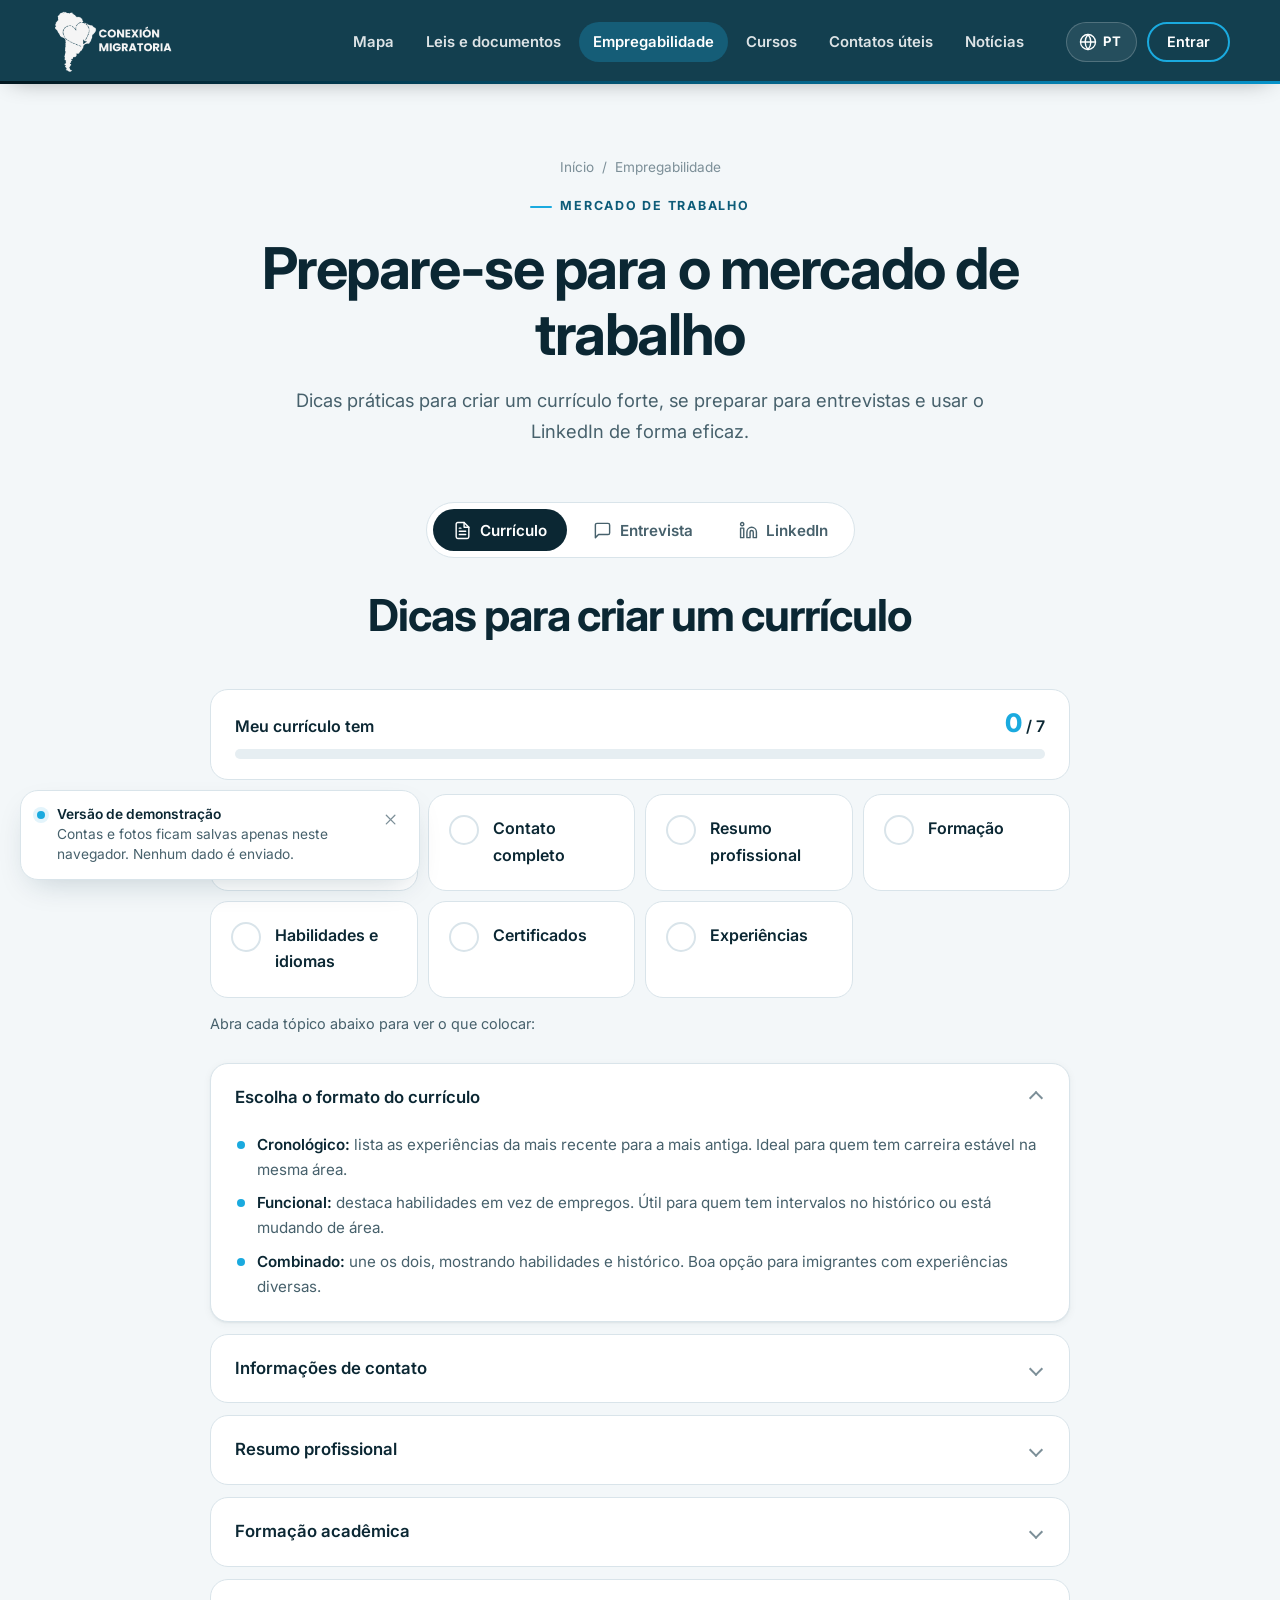
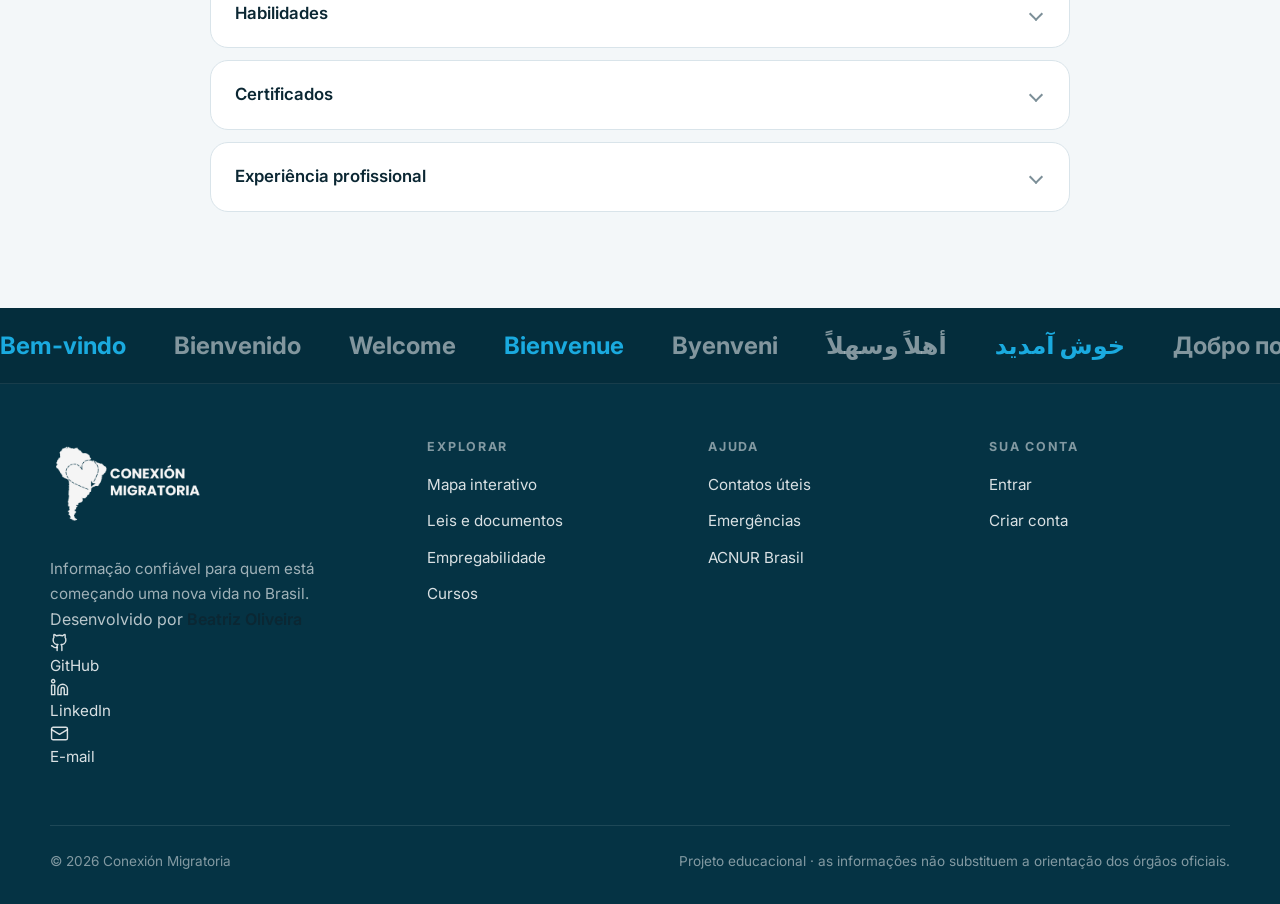
<file: pg-empregos.html>
<!DOCTYPE html>
<html lang="pt-BR" data-titulo-pt="Empregabilidade · Conexión Migratoria" data-titulo-es="Empleo · Conexión Migratoria">
<head>
    <meta charset="UTF-8">
    <meta name="viewport" content="width=device-width, initial-scale=1.0">
    <title>Empregabilidade · Conexión Migratoria</title>
    <meta name="theme-color" content="#053344">
    <meta name="author" content="Beatriz Oliveira">
    <link rel="icon" href="./img/ico-CM.ico" type="image/x-icon">
    <link rel="stylesheet" href="./css/estilo.css?v=202611241856">
    <script src="./js/idioma.js?v=202611241856"></script>
    <script src="./js/demo-store.js?v=202611241856"></script>
</head>
<body>
<div id="cm-topo"></div>
<script src="./js/layout.js?v=202611241856"></script>

<main id="conteudo">
    <header class="cabecalho-pagina">
        <div class="container">
            <nav class="trilha" aria-label="Trilha"><a href="./index.html"><span lang="pt">Início</span><span lang="es">Inicio</span></a><span>/</span><span lang="pt">Empregabilidade</span><span lang="es">Empleo</span></nav>
            <span class="sobretitulo"><span lang="pt">Mercado de trabalho</span><span lang="es">Mercado laboral</span></span>
            <h1><span lang="pt">Prepare-se para o mercado de trabalho</span><span lang="es">Prepárate para el mercado laboral</span></h1>
            <p><span lang="pt">Dicas práticas para criar um currículo forte, se preparar para entrevistas e usar o LinkedIn de forma eficaz.</span><span lang="es">Consejos prácticos para crear un currículum sólido, prepararte para entrevistas y usar LinkedIn de forma eficaz.</span></p>
        </div>
    </header>

    <section class="secao" style="padding-top: 0">
        <div class="container">
            <div style="display:flex;justify-content:center">
                <div class="abas" role="tablist" data-pt-aria-label="Temas" data-es-aria-label="Temas">
                    <button type="button" role="tab" id="aba-curriculo" aria-controls="painel-curriculo" aria-selected="true"><svg class="icone" viewBox="0 0 24 24" aria-hidden="true"><path d="M14 2H6a2 2 0 0 0-2 2v16a2 2 0 0 0 2 2h12a2 2 0 0 0 2-2V8z"/><path d="M14 2v6h6M16 13H8M16 17H8M10 9H8"/></svg><span lang="pt">Currículo</span><span lang="es">Currículum</span></button>
                    <button type="button" role="tab" id="aba-entrevista" aria-controls="painel-entrevista" aria-selected="false"><svg class="icone" viewBox="0 0 24 24" aria-hidden="true"><path d="M21 15a2 2 0 0 1-2 2H7l-4 4V5a2 2 0 0 1 2-2h14a2 2 0 0 1 2 2z"/></svg><span lang="pt">Entrevista</span><span lang="es">Entrevista</span></button>
                    <button type="button" role="tab" id="aba-linkedin" aria-controls="painel-linkedin" aria-selected="false"><svg class="icone" viewBox="0 0 24 24" aria-hidden="true"><path d="M16 8a6 6 0 0 1 6 6v7h-4v-7a2 2 0 0 0-4 0v7h-4v-7a6 6 0 0 1 6-6zM2 9h4v12H2z"/><circle cx="4" cy="4" r="2"/></svg>LinkedIn</button>
                </div>
            </div>

            <!-- Currículo -->
            <div role="tabpanel" id="painel-curriculo" aria-labelledby="aba-curriculo" tabindex="0">
                <div class="cabecalho-secao centro">
                    <h2><span lang="pt">Dicas para criar um currículo</span><span lang="es">Consejos para crear un currículum</span></h2>
                </div>
                <div style="max-width: 860px; margin: 0 auto 28px; display: grid; gap: 14px">
                    <div class="progresso" data-progresso="curriculo">
                        <div class="progresso-topo">
                            <span><span lang="pt">Meu currículo tem</span><span lang="es">Mi currículum tiene</span></span>
                            <span><span class="contagem" data-feitos>0</span> / <span data-total>7</span></span>
                        </div>
                        <div class="progresso-barra"><span></span></div>
                        <p class="parabens"><span lang="pt">Currículo completo! Agora é só enviar. 🚀</span><span lang="es">¡Currículum completo! Ahora solo envíalo. 🚀</span></p>
                    </div>
                    <div class="passos-grade" data-checklist="curriculo" style="grid-template-columns: repeat(auto-fill, minmax(190px, 1fr)); gap: 10px">
                    <label class="item-check"><input type="checkbox" value="formato"><span class="marcador"><svg class="icone" viewBox="0 0 24 24" aria-hidden="true"><path d="M20 6 9 17l-5-5"/></svg></span><span><strong><span lang="pt">Escolhi o formato</span><span lang="es">Elegí el formato</span></strong></span></label>
                    <label class="item-check"><input type="checkbox" value="contato"><span class="marcador"><svg class="icone" viewBox="0 0 24 24" aria-hidden="true"><path d="M20 6 9 17l-5-5"/></svg></span><span><strong><span lang="pt">Contato completo</span><span lang="es">Contacto completo</span></strong></span></label>
                    <label class="item-check"><input type="checkbox" value="resumo"><span class="marcador"><svg class="icone" viewBox="0 0 24 24" aria-hidden="true"><path d="M20 6 9 17l-5-5"/></svg></span><span><strong><span lang="pt">Resumo profissional</span><span lang="es">Resumen profesional</span></strong></span></label>
                    <label class="item-check"><input type="checkbox" value="formacao"><span class="marcador"><svg class="icone" viewBox="0 0 24 24" aria-hidden="true"><path d="M20 6 9 17l-5-5"/></svg></span><span><strong><span lang="pt">Formação</span><span lang="es">Formación</span></strong></span></label>
                    <label class="item-check"><input type="checkbox" value="habilidades"><span class="marcador"><svg class="icone" viewBox="0 0 24 24" aria-hidden="true"><path d="M20 6 9 17l-5-5"/></svg></span><span><strong><span lang="pt">Habilidades e idiomas</span><span lang="es">Habilidades e idiomas</span></strong></span></label>
                    <label class="item-check"><input type="checkbox" value="certificados"><span class="marcador"><svg class="icone" viewBox="0 0 24 24" aria-hidden="true"><path d="M20 6 9 17l-5-5"/></svg></span><span><strong><span lang="pt">Certificados</span><span lang="es">Certificados</span></strong></span></label>
                    <label class="item-check"><input type="checkbox" value="experiencia"><span class="marcador"><svg class="icone" viewBox="0 0 24 24" aria-hidden="true"><path d="M20 6 9 17l-5-5"/></svg></span><span><strong><span lang="pt">Experiências</span><span lang="es">Experiencias</span></strong></span></label>
                    </div>
                    <p class="texto-pequeno" style="text-align:left"><span lang="pt">Abra cada tópico abaixo para ver o que colocar:</span><span lang="es">Abre cada tema abajo para ver qué incluir:</span></p>
                </div>
                <div class="acordeao" style="max-width: 860px; margin-inline: auto">
                    <details open>
                        <summary><span lang="pt">Escolha o formato do currículo</span><span lang="es">Elige el formato del currículum</span></summary>
                        <div class="acordeao-corpo"><ul class="lista-check">
                            <li><span lang="pt"><strong>Cronológico:</strong> lista as experiências da mais recente para a mais antiga. Ideal para quem tem carreira estável na mesma área.</span><span lang="es"><strong>Cronológico:</strong> enumera las experiencias de la más reciente a la más antigua. Ideal para quien tiene una carrera estable en la misma área.</span></li>
                            <li><span lang="pt"><strong>Funcional:</strong> destaca habilidades em vez de empregos. Útil para quem tem intervalos no histórico ou está mudando de área.</span><span lang="es"><strong>Funcional:</strong> destaca habilidades en lugar de empleos. Útil para quien tiene períodos sin trabajo o está cambiando de área.</span></li>
                            <li><span lang="pt"><strong>Combinado:</strong> une os dois, mostrando habilidades e histórico. Boa opção para imigrantes com experiências diversas.</span><span lang="es"><strong>Combinado:</strong> une los dos, mostrando habilidades e historial. Buena opción para inmigrantes con experiencias diversas.</span></li>
                        </ul></div>
                    </details>
                    <details>
                        <summary><span lang="pt">Informações de contato</span><span lang="es">Información de contacto</span></summary>
                        <div class="acordeao-corpo"><ul class="lista-check">
                            <li><span lang="pt"><strong>Nome completo:</strong> use o nome pelo qual deseja ser chamado.</span><span lang="es"><strong>Nombre completo:</strong> usa el nombre con el que quieres que te llamen.</span></li>
                            <li><span lang="pt"><strong>Endereço:</strong> basta informar cidade e estado.</span><span lang="es"><strong>Dirección:</strong> basta con indicar ciudad y estado.</span></li>
                            <li><span lang="pt"><strong>Telefone:</strong> inclua o código do país e o DDD.</span><span lang="es"><strong>Teléfono:</strong> incluye el código del país y el código de área.</span></li>
                            <li><span lang="pt"><strong>E-mail profissional:</strong> de preferência com o seu nome.</span><span lang="es"><strong>Correo profesional:</strong> preferiblemente con tu nombre.</span></li>
                            <li><span lang="pt"><strong>LinkedIn ou portfólio:</strong> mostra suas habilidades e aumenta a credibilidade.</span><span lang="es"><strong>LinkedIn o portafolio:</strong> muestra tus habilidades y aumenta tu credibilidad.</span></li>
                        </ul></div>
                    </details>
                    <details>
                        <summary><span lang="pt">Resumo profissional</span><span lang="es">Resumen profesional</span></summary>
                        <div class="acordeao-corpo"><ul class="lista-check">
                            <li><span lang="pt">Escreva de 2 a 3 frases sobre suas habilidades, experiência e objetivos.</span><span lang="es">Escribe de 2 a 3 frases sobre tus habilidades, experiencia y objetivos.</span></li>
                            <li><span lang="pt">Adapte o resumo para cada vaga, destacando o que é mais relevante.</span><span lang="es">Adapta el resumen a cada vacante, destacando lo más relevante.</span></li>
                            <li><span lang="pt">Use palavras-chave que aparecem na descrição da vaga.</span><span lang="es">Usa palabras clave que aparecen en la descripción de la vacante.</span></li>
                        </ul></div>
                    </details>
                    <details>
                        <summary><span lang="pt">Formação acadêmica</span><span lang="es">Formación académica</span></summary>
                        <div class="acordeao-corpo"><ul class="lista-check">
                            <li><span lang="pt">Informe o nome do curso, a instituição e o ano de conclusão.</span><span lang="es">Indica el nombre del curso, la institución y el año de finalización.</span></li>
                            <li><span lang="pt">Cursos feitos no Brasil mostram adaptação e interesse pelo mercado local.</span><span lang="es">Los cursos hechos en Brasil muestran adaptación e interés por el mercado local.</span></li>
                        </ul></div>
                    </details>
                    <details>
                        <summary><span lang="pt">Habilidades</span><span lang="es">Habilidades</span></summary>
                        <div class="acordeao-corpo"><ul class="lista-check">
                            <li><span lang="pt"><strong>Técnicas:</strong> programas, ferramentas e conhecimentos da sua área.</span><span lang="es"><strong>Técnicas:</strong> programas, herramientas y conocimientos de tu área.</span></li>
                            <li><span lang="pt"><strong>Interpessoais:</strong> trabalho em equipe, resolução de problemas, liderança.</span><span lang="es"><strong>Interpersonales:</strong> trabajo en equipo, resolución de problemas, liderazgo.</span></li>
                            <li><span lang="pt"><strong>Idiomas:</strong> liste cada idioma com o nível (básico, intermediário, avançado ou fluente).</span><span lang="es"><strong>Idiomas:</strong> enumera cada idioma con su nivel (básico, intermedio, avanzado o fluido).</span></li>
                        </ul></div>
                    </details>
                    <details>
                        <summary><span lang="pt">Certificados</span><span lang="es">Certificados</span></summary>
                        <div class="acordeao-corpo"><ul class="lista-check">
                            <li><span lang="pt">Inclua cursos e certificações reconhecidos no Brasil, inclusive cursos on-line e de universidades.</span><span lang="es">Incluye cursos y certificaciones reconocidos en Brasil, incluso cursos en línea y de universidades.</span></li>
                            <li><span lang="pt">Cursos de português mostram sua dedicação em se adaptar.</span><span lang="es">Los cursos de portugués muestran tu dedicación para adaptarte.</span></li>
                        </ul></div>
                    </details>
                    <details>
                        <summary><span lang="pt">Experiência profissional</span><span lang="es">Experiencia profesional</span></summary>
                        <div class="acordeao-corpo"><ul class="lista-check">
                            <li><span lang="pt">Empresa, cidade e país onde trabalhou.</span><span lang="es">Empresa, ciudad y país donde trabajaste.</span></li>
                            <li><span lang="pt">Cargo e período (início e fim).</span><span lang="es">Cargo y período (inicio y fin).</span></li>
                            <li><span lang="pt">Responsabilidades e resultados alcançados, de forma breve.</span><span lang="es">Responsabilidades y resultados obtenidos, de forma breve.</span></li>
                        </ul></div>
                    </details>
                </div>
            </div>

            <!-- Entrevista -->
            <div role="tabpanel" id="painel-entrevista" aria-labelledby="aba-entrevista" tabindex="0" hidden>
                <div class="cabecalho-secao centro">
                    <h2><span lang="pt">Dicas para entrevistas de emprego</span><span lang="es">Consejos para entrevistas de trabajo</span></h2>
                    <p><span lang="pt">Toque em cada cartão para revelar a dica.</span><span lang="es">Toca cada tarjeta para revelar el consejo.</span></p>
                </div>
                <div class="grade grade-3">
                    <div class="dica-virar revelar" data-virar>
                        <div class="flashcard-interno">
                            <div class="flashcard-face flashcard-frente">
                                <span class="numero">01</span>
                                <h3><span lang="pt">Prepare-se para o processo</span><span lang="es">Prepárate para el proceso</span></h3>
                                <span class="virar-dica"><svg class="icone" viewBox="0 0 24 24" aria-hidden="true"><path d="M3 12a9 9 0 1 0 3-6.7L3 8"/><path d="M3 3v5h5"/></svg><span lang="pt">Toque para ver a dica</span><span lang="es">Toca para ver el consejo</span></span>
                            </div>
                            <div class="flashcard-face flashcard-verso"><p><span lang="pt">Estude as competências exigidas para o cargo e pesquise a empresa para entender seus valores e sua cultura.</span><span lang="es">Estudia las competencias exigidas para el cargo e investiga la empresa para entender sus valores y su cultura.</span></p></div>
                        </div>
                    </div>
                    <div class="dica-virar revelar" data-virar>
                        <div class="flashcard-interno">
                            <div class="flashcard-face flashcard-frente">
                                <span class="numero">02</span>
                                <h3><span lang="pt">Comunicação</span><span lang="es">Comunicación</span></h3>
                                <span class="virar-dica"><svg class="icone" viewBox="0 0 24 24" aria-hidden="true"><path d="M3 12a9 9 0 1 0 3-6.7L3 8"/><path d="M3 3v5h5"/></svg><span lang="pt">Toque para ver a dica</span><span lang="es">Toca para ver el consejo</span></span>
                            </div>
                            <div class="flashcard-face flashcard-verso"><p><span lang="pt">Se a entrevista for em outro idioma, treine as respostas. Valorize experiências profissionais de outros países.</span><span lang="es">Si la entrevista es en otro idioma, practica las respuestas. Valora tus experiencias profesionales de otros países.</span></p></div>
                        </div>
                    </div>
                    <div class="dica-virar revelar" data-virar>
                        <div class="flashcard-interno">
                            <div class="flashcard-face flashcard-frente">
                                <span class="numero">03</span>
                                <h3><span lang="pt">Currículo e portfólio</span><span lang="es">Currículum y portafolio</span></h3>
                                <span class="virar-dica"><svg class="icone" viewBox="0 0 24 24" aria-hidden="true"><path d="M3 12a9 9 0 1 0 3-6.7L3 8"/><path d="M3 3v5h5"/></svg><span lang="pt">Toque para ver a dica</span><span lang="es">Toca para ver el consejo</span></span>
                            </div>
                            <div class="flashcard-face flashcard-verso"><p><span lang="pt">O formato de currículo muda de país para país: adapte ao padrão brasileiro e destaque certificações reconhecidas aqui.</span><span lang="es">El formato del currículum cambia de un país a otro: adáptalo al estándar brasileño y destaca certificaciones reconocidas aquí.</span></p></div>
                        </div>
                    </div>
                    <div class="dica-virar revelar" data-virar>
                        <div class="flashcard-interno">
                            <div class="flashcard-face flashcard-frente">
                                <span class="numero">04</span>
                                <h3><span lang="pt">Adaptação cultural</span><span lang="es">Adaptación cultural</span></h3>
                                <span class="virar-dica"><svg class="icone" viewBox="0 0 24 24" aria-hidden="true"><path d="M3 12a9 9 0 1 0 3-6.7L3 8"/><path d="M3 3v5h5"/></svg><span lang="pt">Toque para ver a dica</span><span lang="es">Toca para ver el consejo</span></span>
                            </div>
                            <div class="flashcard-face flashcard-verso"><p><span lang="pt">Conte como você se adaptou a culturas diferentes: empresas valorizam ambientes multiculturais. Observe o código de vestimenta da área.</span><span lang="es">Cuenta cómo te adaptaste a culturas diferentes: las empresas valoran los ambientes multiculturales. Observa el código de vestimenta del sector.</span></p></div>
                        </div>
                    </div>
                    <div class="dica-virar revelar" data-virar>
                        <div class="flashcard-interno">
                            <div class="flashcard-face flashcard-frente">
                                <span class="numero">05</span>
                                <h3><span lang="pt">Capacidade de aprender</span><span lang="es">Capacidad de aprender</span></h3>
                                <span class="virar-dica"><svg class="icone" viewBox="0 0 24 24" aria-hidden="true"><path d="M3 12a9 9 0 1 0 3-6.7L3 8"/><path d="M3 3v5h5"/></svg><span lang="pt">Toque para ver a dica</span><span lang="es">Toca para ver el consejo</span></span>
                            </div>
                            <div class="flashcard-face flashcard-verso"><p><span lang="pt">Mostre que se adapta a novos sistemas e práticas. Ter se estabelecido em outro país é prova de que você resolve problemas.</span><span lang="es">Muestra que te adaptas a nuevos sistemas y prácticas. Haberte establecido en otro país demuestra que resuelves problemas.</span></p></div>
                        </div>
                    </div>
                    <div class="dica-virar revelar" data-virar>
                        <div class="flashcard-interno">
                            <div class="flashcard-face flashcard-frente">
                                <span class="numero">06</span>
                                <h3><span lang="pt">Perguntas comuns</span><span lang="es">Preguntas comunes</span></h3>
                                <span class="virar-dica"><svg class="icone" viewBox="0 0 24 24" aria-hidden="true"><path d="M3 12a9 9 0 1 0 3-6.7L3 8"/><path d="M3 3v5h5"/></svg><span lang="pt">Toque para ver a dica</span><span lang="es">Toca para ver el consejo</span></span>
                            </div>
                            <div class="flashcard-face flashcard-verso"><p><span lang="pt">Explique com clareza sua situação de visto e documentos. Prepare exemplos para perguntas como “conte um desafio que você superou”.</span><span lang="es">Explica con claridad tu situación de visa y documentos. Prepara ejemplos para preguntas como “cuéntame un desafío que superaste”.</span></p></div>
                        </div>
                    </div>
                </div>
            </div>

            <!-- LinkedIn -->
            <div role="tabpanel" id="painel-linkedin" aria-labelledby="aba-linkedin" tabindex="0" hidden>
                <div class="cabecalho-secao centro">
                    <h2><span lang="pt">Como usar o LinkedIn</span><span lang="es">Cómo usar LinkedIn</span></h2>
                    <p><span lang="pt">Seu perfil é o seu cartão de visitas profissional na internet.</span><span lang="es">Tu perfil es tu tarjeta de presentación profesional en internet.</span></p>
                </div>
                <div class="grade grade-2">
                    <div class="bloco">
                        <h3 style="font-size:1.4rem;margin-bottom:16px"><span lang="pt">1. Crie o seu perfil</span><span lang="es">1. Crea tu perfil</span></h3>
                        <p><span lang="pt">Depois do cadastro, clique em “Eu” no topo da página e em “Visualizar perfil”. Adicione uma foto e, no ícone de lápis, preencha:</span><span lang="es">Después de registrarte, haz clic en “Yo” en la parte superior y en “Ver perfil”. Agrega una foto y, en el ícono de lápiz, completa:</span></p>
                        <ul class="lista-check" style="margin-top:14px">
                            <li><span lang="pt">Nome e sobrenome</span><span lang="es">Nombre y apellido</span></li>
                            <li><span lang="pt">Título: o que você faz ou pretende fazer</span><span lang="es">Título: lo que haces o quieres hacer</span></li>
                            <li><span lang="pt">Cargo atual e formação</span><span lang="es">Cargo actual y formación</span></li>
                            <li><span lang="pt">País, estado e setor de atuação</span><span lang="es">País, estado y sector</span></li>
                            <li><span lang="pt">Informações de contato (opcional)</span><span lang="es">Información de contacto (opcional)</span></li>
                        </ul>
                    </div>
                    <div class="bloco">
                        <h3 style="font-size:1.4rem;margin-bottom:16px"><span lang="pt">2. Sobre você</span><span lang="es">2. Acerca de ti</span></h3>
                        <p><span lang="pt">Um resumo curto sobre quem você é, o que já fez e onde se destacou. São as primeiras informações que um recrutador lê.</span><span lang="es">Un resumen breve sobre quién eres, qué has hecho y en qué te destacaste. Es lo primero que lee un reclutador.</span></p>
                        <h3 style="font-size:1.4rem;margin:28px 0 16px"><span lang="pt">3. Destaques</span><span lang="es">3. Destacados</span></h3>
                        <ul class="lista-check">
                            <li><span lang="pt">Publicações e artigos feitos no LinkedIn</span><span lang="es">Publicaciones y artículos hechos en LinkedIn</span></li>
                            <li><span lang="pt">Links para conteúdos seus na internet</span><span lang="es">Enlaces a tus contenidos en internet</span></li>
                            <li><span lang="pt">Fotos, apresentações ou documentos que você produziu</span><span lang="es">Fotos, presentaciones o documentos que produjiste</span></li>
                        </ul>
                    </div>
                    <div class="bloco" style="grid-column: 1 / -1">
                        <h3 style="font-size:1.4rem;margin-bottom:16px"><span lang="pt">4. Histórico profissional</span><span lang="es">4. Experiencia profesional</span></h3>
                        <p><span lang="pt">Clique no “+” para adicionar cada emprego, o atual e os anteriores:</span><span lang="es">Haz clic en el “+” para agregar cada empleo, el actual y los anteriores:</span></p>
                        <ul class="lista-check grade grade-2" style="margin-top:14px;gap:8px 24px">
                            <li><span lang="pt">Nome do cargo</span><span lang="es">Nombre del cargo</span></li>
                            <li><span lang="pt">Tipo de emprego (integral, autônomo, freelancer…)</span><span lang="es">Tipo de empleo (tiempo completo, autónomo, freelance…)</span></li>
                            <li><span lang="pt">Nome da empresa e cidade</span><span lang="es">Nombre de la empresa y ciudad</span></li>
                            <li><span lang="pt">Data de início (e de fim, nas experiências anteriores)</span><span lang="es">Fecha de inicio (y de fin, en las experiencias anteriores)</span></li>
                            <li><span lang="pt">Descrição das atividades na função</span><span lang="es">Descripción de las actividades en el cargo</span></li>
                        </ul>
                    </div>
                </div>
            </div>
        </div>
    </section>
</main>
<div id="cm-rodape"></div>
<script src="./js/componentes.js?v=202611241856"></script>
<script src="./js/interacoes.js?v=202611241856"></script>
</body>
</html>
</file>
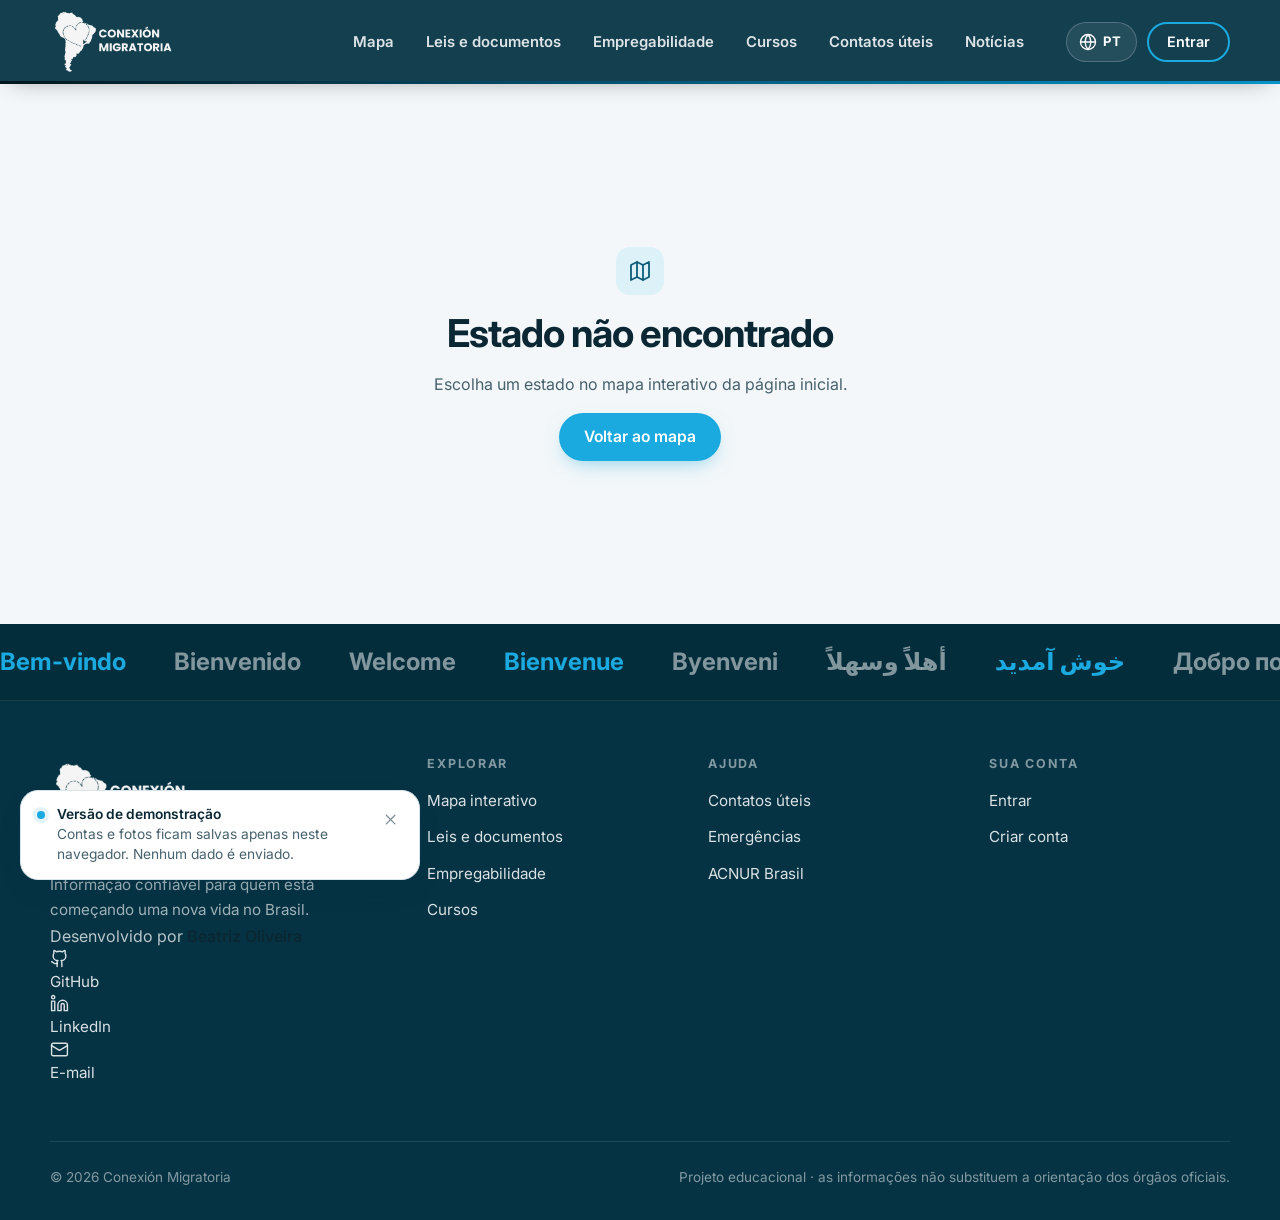
<file: pg-estados.html>
<!DOCTYPE html>
<html lang="pt-BR" data-titulo-pt="Estado · Conexión Migratoria" data-titulo-es="Estado · Conexión Migratoria">
<head>
    <meta charset="UTF-8">
    <meta name="viewport" content="width=device-width, initial-scale=1.0">
    <title>Estado · Conexión Migratoria</title>
    <meta name="theme-color" content="#053344">
    <meta name="author" content="Beatriz Oliveira">
    <link rel="icon" href="./img/ico-CM.ico" type="image/x-icon">
    <link rel="stylesheet" href="./css/estilo.css?v=202611241856">
    <script src="./js/idioma.js?v=202611241856"></script>
    <script src="./js/demo-store.js?v=202611241856"></script>
</head>
<body>
<div id="cm-topo"></div>
<script src="./js/layout.js?v=202611241856"></script>

<main id="conteudo">
    <section class="estado-hero">
        <img data-campo="imagem" alt="">
        <div class="container">
            <nav class="trilha" aria-label="Trilha">
                <a href="./index.html"><span lang="pt">Início</span><span lang="es">Inicio</span></a><span>/</span>
                <a href="./index.html#mapa"><span lang="pt">Mapa</span><span lang="es">Mapa</span></a><span>/</span>
                <span data-campo="titulo-trilha"></span>
            </nav>
            <h1 data-campo="titulo"></h1>
            <div class="chips-estado">
                <span class="chip"><svg class="icone" viewBox="0 0 24 24" aria-hidden="true"><path d="M9 3 3 6v15l6-3 6 3 6-3V3l-6 3-6-3z"/><path d="M9 3v15M15 6v15"/></svg><span data-campo="regiao"></span></span>
                <span class="chip"><svg class="icone" viewBox="0 0 24 24" aria-hidden="true"><path d="M3 21h18M5 21V10M9 21V10M15 21V10M19 21V10M12 3l9 5H3z"/></svg><span lang="pt">Capital:</span><span lang="es">Capital:</span> <strong data-campo="capital"></strong></span>
                <a class="chip chip-link" href="#pontos"><svg class="icone" viewBox="0 0 24 24" aria-hidden="true"><path d="M20 10c0 6-8 12-8 12s-8-6-8-12a8 8 0 0 1 16 0z"/><circle cx="12" cy="10" r="3"/></svg><span lang="pt">4 pontos turísticos</span><span lang="es">4 lugares turísticos</span></a>
            </div>
            <p data-campo="resumo" data-ler-mais="3"></p>
        </div>
    </section>

    <div class="container" lang="es" style="padding-top: 24px">
        <div class="nota"><svg class="icone" viewBox="0 0 24 24" aria-hidden="true"><circle cx="12" cy="12" r="10"/><path d="M12 16v-4M12 8h.01"/></svg><p>El resumen está en español. El contenido detallado de cada estado está en portugués; puedes usar el globo para traducirlo automáticamente a otros idiomas.</p></div>
    </div>

    <!-- Cultura -->
    <section class="secao" id="cultura">
        <div class="container cultura-grade">
            <div class="texto">
                <span class="sobretitulo"><span lang="pt">Cultura</span><span lang="es">Cultura</span></span>
                <h2 style="font-size: clamp(2rem, 3.6vw, 2.75rem); margin: 14px 0 22px"><span lang="pt">Um pouco sobre a cultura</span><span lang="es">Un poco sobre la cultura</span></h2>
                <div data-campo="cultura" lang="pt-BR" data-ler-mais="6"></div>
            </div>
            <figure class="revelar"><img data-campo="imagemCultura" alt="" loading="lazy"></figure>
        </div>
    </section>

    <!-- Pontos turísticos: galeria -->
    <section class="secao secao-escura" id="pontos">
        <div class="container">
            <div class="cabecalho-secao">
                <span class="sobretitulo"><span lang="pt">Para conhecer</span><span lang="es">Para conocer</span></span>
                <h2><span lang="pt">Pontos turísticos</span><span lang="es">Lugares turísticos</span></h2>
                <p><span lang="pt">Toque numa foto para ver em tela cheia.</span><span lang="es">Toca una foto para verla en pantalla completa.</span></p>
            </div>
            <div class="galeria" data-campo="galeria"></div>
        </div>
    </section>

    <!-- Mais informações: cartões -->
    <section class="secao" id="informacoes">
        <div class="container">
            <div class="cabecalho-secao">
                <span class="sobretitulo"><span lang="pt">Mais informações</span><span lang="es">Más información</span></span>
                <h2><span lang="pt">Saúde, ensino e onde morar</span><span lang="es">Salud, educación y dónde vivir</span></h2>
            </div>
            <div class="grade grade-3 info-cartoes">
                <article class="cartao info-cartao revelar" id="infos1">
                    <figure><img data-campo="imagemSaude" alt="" loading="lazy"></figure>
                    <span class="icone-redondo"><svg class="icone" viewBox="0 0 24 24" aria-hidden="true"><path d="M19 14c1.5-1.5 3-3.2 3-5.5A5.5 5.5 0 0 0 16.5 3c-1.8 0-3 .5-4.5 2-1.5-1.5-2.7-2-4.5-2A5.5 5.5 0 0 0 2 8.5c0 2.3 1.5 4 3 5.5l7 7z"/></svg></span>
                    <h3><span lang="pt">Saúde</span><span lang="es">Salud</span></h3>
                    <p class="info-previa" data-campo="previaSaude" lang="pt-BR"></p>
                    <button type="button" class="botao botao-contorno botao-pequeno info-abrir" id="saude" data-info="saude"><span lang="pt">Ler mais</span><span lang="es">Leer más</span><svg class="icone" viewBox="0 0 24 24" aria-hidden="true"><path d="M5 12h14M13 6l6 6-6 6"/></svg></button>
                </article>
                <article class="cartao info-cartao revelar" id="infos2">
                    <figure><img data-campo="imagemEnsino" alt="" loading="lazy"></figure>
                    <span class="icone-redondo"><svg class="icone" viewBox="0 0 24 24" aria-hidden="true"><path d="M22 10 12 5 2 10l10 5 10-5z"/><path d="M6 12v5c3 3 9 3 12 0v-5"/></svg></span>
                    <h3><span lang="pt">Ensino</span><span lang="es">Educación</span></h3>
                    <p class="info-previa" data-campo="previaEnsino" lang="pt-BR"></p>
                    <span class="etiqueta info-contagem" data-campo="contagemEscolas"></span>
                    <button type="button" class="botao botao-contorno botao-pequeno info-abrir" id="ensino" data-info="ensino"><span lang="pt">Ler mais</span><span lang="es">Leer más</span><svg class="icone" viewBox="0 0 24 24" aria-hidden="true"><path d="M5 12h14M13 6l6 6-6 6"/></svg></button>
                </article>
                <article class="cartao info-cartao revelar" id="infos3">
                    <figure><img data-campo="imagemCidades" alt="" loading="lazy"></figure>
                    <span class="icone-redondo"><svg class="icone" viewBox="0 0 24 24" aria-hidden="true"><path d="M20 10c0 6-8 12-8 12s-8-6-8-12a8 8 0 0 1 16 0z"/><circle cx="12" cy="10" r="3"/></svg></span>
                    <h3><span lang="pt">Cidades bem localizadas</span><span lang="es">Ciudades bien ubicadas</span></h3>
                    <p class="info-previa" data-campo="previaCidades" lang="pt-BR"></p>
                    <button type="button" class="botao botao-contorno botao-pequeno info-abrir" id="localidade" data-info="cidades"><span lang="pt">Ler mais</span><span lang="es">Leer más</span><svg class="icone" viewBox="0 0 24 24" aria-hidden="true"><path d="M5 12h14M13 6l6 6-6 6"/></svg></button>
                </article>
            </div>
        </div>
    </section>

    <!-- Janela com o texto completo de saúde, ensino ou cidades -->
    <div class="janela-info" id="janelaInfo" role="dialog" aria-modal="true" aria-labelledby="janelaTitulo" hidden>
        <div class="janela-caixa">
            <button type="button" class="janela-fechar" id="janelaFechar" data-pt-aria-label="Fechar" data-es-aria-label="Cerrar"><svg class="icone" viewBox="0 0 24 24" aria-hidden="true"><path d="M18 6 6 18M6 6l12 12"/></svg></button>
            <figure><img id="janelaImagem" alt=""></figure>
            <div class="janela-corpo">
                <span class="icone-redondo" id="janelaIcone"></span>
                <h3 id="janelaTitulo"></h3>
                <div class="texto" id="janelaTexto" lang="pt-BR"></div>
                <ul class="escolas-chips" id="janelaEscolas" lang="pt-BR"></ul>
            </div>
        </div>
    </div>

    <!-- Estados da mesma região -->
    <section class="secao secao-papel" id="vizinhos">
        <div class="container carrossel" data-carrossel>
            <div class="carrossel-cabecalho">
                <div class="cabecalho-secao">
                    <span class="sobretitulo"><span lang="pt">Continue explorando</span><span lang="es">Sigue explorando</span></span>
                    <h2 data-campo="tituloVizinhos"></h2>
                </div>
                <div class="carrossel-setas">
                    <button type="button" class="carrossel-seta" data-pt-aria-label="Anteriores" data-es-aria-label="Anteriores"><svg class="icone" viewBox="0 0 24 24" aria-hidden="true"><path d="M19 12H5M11 18l-6-6 6-6"/></svg></button>
                    <button type="button" class="carrossel-seta" data-pt-aria-label="Próximos" data-es-aria-label="Siguientes"><svg class="icone" viewBox="0 0 24 24" aria-hidden="true"><path d="M5 12h14M13 6l6 6-6 6"/></svg></button>
                </div>
            </div>
            <div class="carrossel-trilho vizinhos" data-campo="vizinhos"></div>
        </div>
    </section>

    <!-- Galeria em tela cheia -->
    <div class="lightbox" id="lightbox" role="dialog" aria-modal="true" hidden>
        <button type="button" class="lightbox-fechar" id="lightboxFechar" data-pt-aria-label="Fechar" data-es-aria-label="Cerrar"><svg class="icone" viewBox="0 0 24 24" aria-hidden="true"><path d="M18 6 6 18M6 6l12 12"/></svg></button>
        <button type="button" class="lightbox-seta anterior" id="lightboxAnterior" data-pt-aria-label="Anterior" data-es-aria-label="Anterior"><svg class="icone" viewBox="0 0 24 24" aria-hidden="true"><path d="M19 12H5M11 18l-6-6 6-6"/></svg></button>
        <figure>
            <img id="lightboxImagem" alt="">
            <figcaption>
                <span class="lightbox-contador" id="lightboxContador"></span>
                <h3 id="lightboxNome"></h3>
                <p id="lightboxDescricao" lang="pt-BR"></p>
            </figcaption>
        </figure>
        <button type="button" class="lightbox-seta proxima" id="lightboxProxima" data-pt-aria-label="Próxima" data-es-aria-label="Siguiente"><svg class="icone" viewBox="0 0 24 24" aria-hidden="true"><path d="M5 12h14M13 6l6 6-6 6"/></svg></button>
    </div>

    <!-- Outros estados -->
    <section class="secao-compacta secao-papel">
        <div class="container navegar-estados">
            <a class="botao botao-contorno" href="./index.html#mapa"><svg class="icone" viewBox="0 0 24 24" aria-hidden="true"><path d="M19 12H5M11 18l-6-6 6-6"/></svg><span lang="pt">Voltar ao mapa</span><span lang="es">Volver al mapa</span></a>
            <div class="setas-estado">
                <a class="botao botao-contorno" id="estadoAnterior" href="#"><svg class="icone" viewBox="0 0 24 24" aria-hidden="true"><path d="M19 12H5M11 18l-6-6 6-6"/></svg><span></span></a>
                <a class="botao botao-mar" id="estadoProximo" href="#"><span></span><svg class="icone" viewBox="0 0 24 24" aria-hidden="true"><path d="M5 12h14M13 6l6 6-6 6"/></svg></a>
            </div>
            <label style="display:flex;align-items:center;gap:12px;font-weight:600">
                <span lang="pt">Ver outro estado</span><span lang="es">Ver otro estado</span>
                <select id="outroEstado"></select>
            </label>
        </div>
    </section>
</main>
<div id="cm-rodape"></div>
<script src="./data/estados.js?v=202611241856"></script>
<script src="./js/estado.js?v=202611241856"></script>
<script src="./js/interacoes.js?v=202611241856"></script>
</body>
</html>
</file>
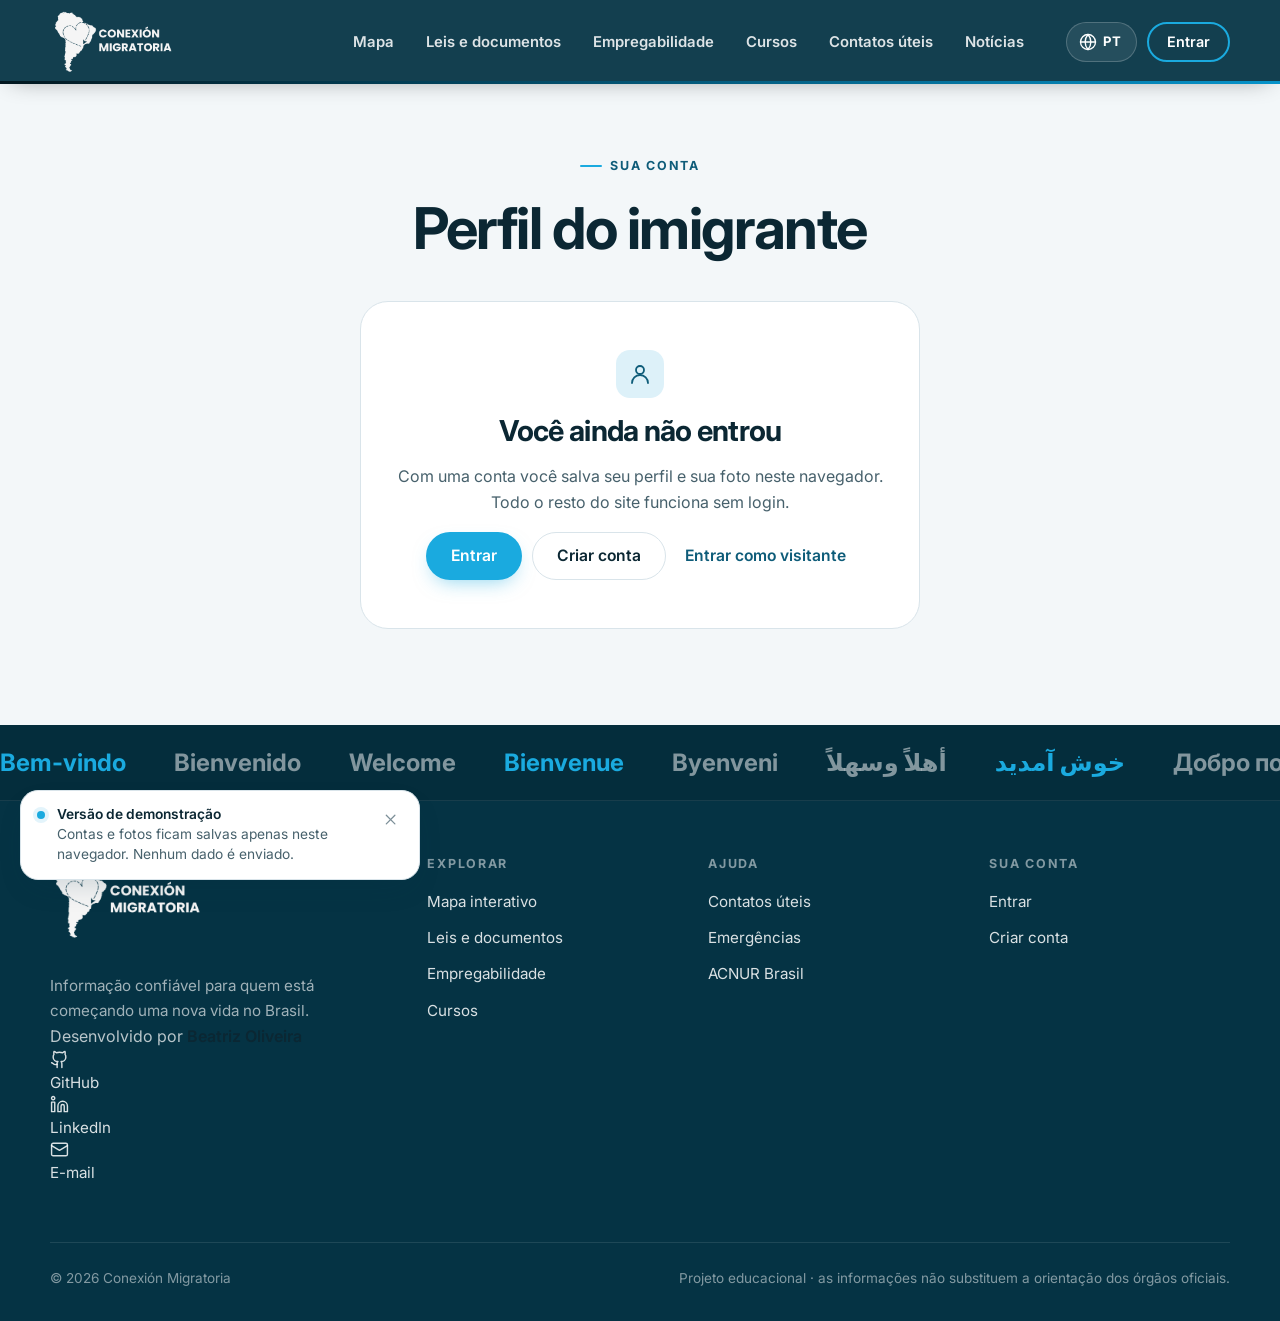
<file: pg-perfil.html>
<!DOCTYPE html>
<html lang="pt-BR" data-titulo-pt="Meu perfil · Conexión Migratoria" data-titulo-es="Mi perfil · Conexión Migratoria">
<head>
    <meta charset="UTF-8">
    <meta name="viewport" content="width=device-width, initial-scale=1.0">
    <title>Meu perfil · Conexión Migratoria</title>
    <meta name="theme-color" content="#053344">
    <meta name="author" content="Beatriz Oliveira">
    <link rel="icon" href="./img/ico-CM.ico" type="image/x-icon">
    <link rel="stylesheet" href="./css/estilo.css?v=202611241856">
    <script src="./js/idioma.js?v=202611241856"></script>
    <script src="./js/demo-store.js?v=202611241856"></script>
</head>
<body>
<div id="cm-topo"></div>
<script src="./js/layout.js?v=202611241856"></script>

<main id="conteudo">
    <header class="cabecalho-pagina" style="padding-bottom: 40px">
        <div class="container">
            <span class="sobretitulo"><span lang="pt">Sua conta</span><span lang="es">Tu cuenta</span></span>
            <h1><span lang="pt">Perfil do imigrante</span><span lang="es">Perfil del inmigrante</span></h1>
        </div>
    </header>

    <section class="secao" style="padding-top: 0">
        <div class="container perfil-grade">
            <aside class="perfil-cartao">
                <div class="foto-perfil-moldura">
                    <img class="foto-perfil" id="fotoPerfil" src="./img/perfil-de-usuario.png" alt="Foto de perfil" data-pt-alt="Foto de perfil" data-es-alt="Foto de perfil">
                    <button type="button" class="foto-acao excluir" id="excluirFoto" data-pt-aria-label="Excluir foto" data-es-aria-label="Eliminar foto" data-pt-title="Excluir foto" data-es-title="Eliminar foto"><svg class="icone" viewBox="0 0 24 24" aria-hidden="true"><path d="M3 6h18M8 6V4a2 2 0 0 1 2-2h4a2 2 0 0 1 2 2v2M19 6l-1 14a2 2 0 0 1-2 2H8a2 2 0 0 1-2-2L5 6"/></svg></button>
                </div>
                <div>
                    <h2 id="nomeTitulo"></h2>
                    <p id="nacionalidadeTitulo" style="margin-top:4px"></p>
                </div>
                <input type="file" id="profile_picture" accept="image/png, image/jpeg, image/webp" hidden>
                <button type="button" class="botao botao-contorno botao-bloco" onclick="document.getElementById('profile_picture').click()"><svg class="icone" viewBox="0 0 24 24" aria-hidden="true"><path d="M14.5 4h-5L7 7H4a2 2 0 0 0-2 2v9a2 2 0 0 0 2 2h16a2 2 0 0 0 2-2V9a2 2 0 0 0-2-2h-3z"/><circle cx="12" cy="13" r="3.5"/></svg><span lang="pt">Enviar foto</span><span lang="es">Subir foto</span></button>
                <p class="texto-pequeno"><span lang="pt">JPG, PNG ou WEBP até 5 MB. A foto fica salva só neste navegador.</span><span lang="es">JPG, PNG o WEBP hasta 5 MB. La foto se guarda solo en este navegador.</span></p>
            </aside>

            <div class="bloco perfil-form">
                <div class="bloco-cabecalho">
                    <h2 style="font-size:1.6rem"><span lang="pt">Informações de usuário</span><span lang="es">Información del usuario</span></h2>
                    <button type="button" class="botao botao-contorno botao-pequeno" id="botaoEditar"><svg class="icone" viewBox="0 0 24 24" aria-hidden="true"><path d="M17 3a2.8 2.8 0 1 1 4 4L7.5 20.5 2 22l1.5-5.5z"/></svg><span id="editarTexto"></span></button>
                </div>
                <form id="formDados" novalidate>
                    <div class="campo">
                        <label for="nomeInput"><span lang="pt">Nome</span><span lang="es">Nombre</span></label>
                        <input type="text" name="nome" id="nomeInput" required readonly>
                    </div>
                    <div class="campo">
                        <label for="emailInput">E-mail</label>
                        <input type="email" name="email" id="emailInput" required readonly>
                    </div>
                    <div class="campo">
                        <label for="telefoneInput"><span lang="pt">Telefone</span><span lang="es">Teléfono</span></label>
                        <input type="tel" name="telefone" id="telefoneInput" readonly>
                    </div>
                    <div class="campo">
                        <label for="nacionalidadeInput"><span lang="pt">Nacionalidade</span><span lang="es">Nacionalidad</span></label>
                        <input type="text" name="nacionalidade" id="nacionalidadeInput" readonly>
                    </div>
                    <div class="campo">
                        <label for="senhaInput"><span lang="pt">Senha</span><span lang="es">Contraseña</span></label>
                        <input type="password" name="senha" id="senhaInput" placeholder="••••••••" autocomplete="new-password" readonly>
                    </div>
                    <p class="mensagem-form" role="alert" hidden style="grid-column: 1 / -1"></p>
                    <div class="acoes-form">
                        <button type="button" class="botao botao-fantasma" data-sair><svg class="icone" viewBox="0 0 24 24" aria-hidden="true"><path d="M9 21H5a2 2 0 0 1-2-2V5a2 2 0 0 1 2-2h4M16 17l5-5-5-5M21 12H9"/></svg><span lang="pt">Sair da minha conta</span><span lang="es">Cerrar sesión</span></button>
                        <button type="submit" class="botao botao-primario" id="salvarButton" disabled><span lang="pt">Salvar alterações</span><span lang="es">Guardar cambios</span></button>
                    </div>
                </form>
            </div>
        </div>
    </section>
</main>
<div id="cm-rodape"></div>
<script src="./js/perfil.js?v=202611241856"></script>
</body>
</html>
</file>
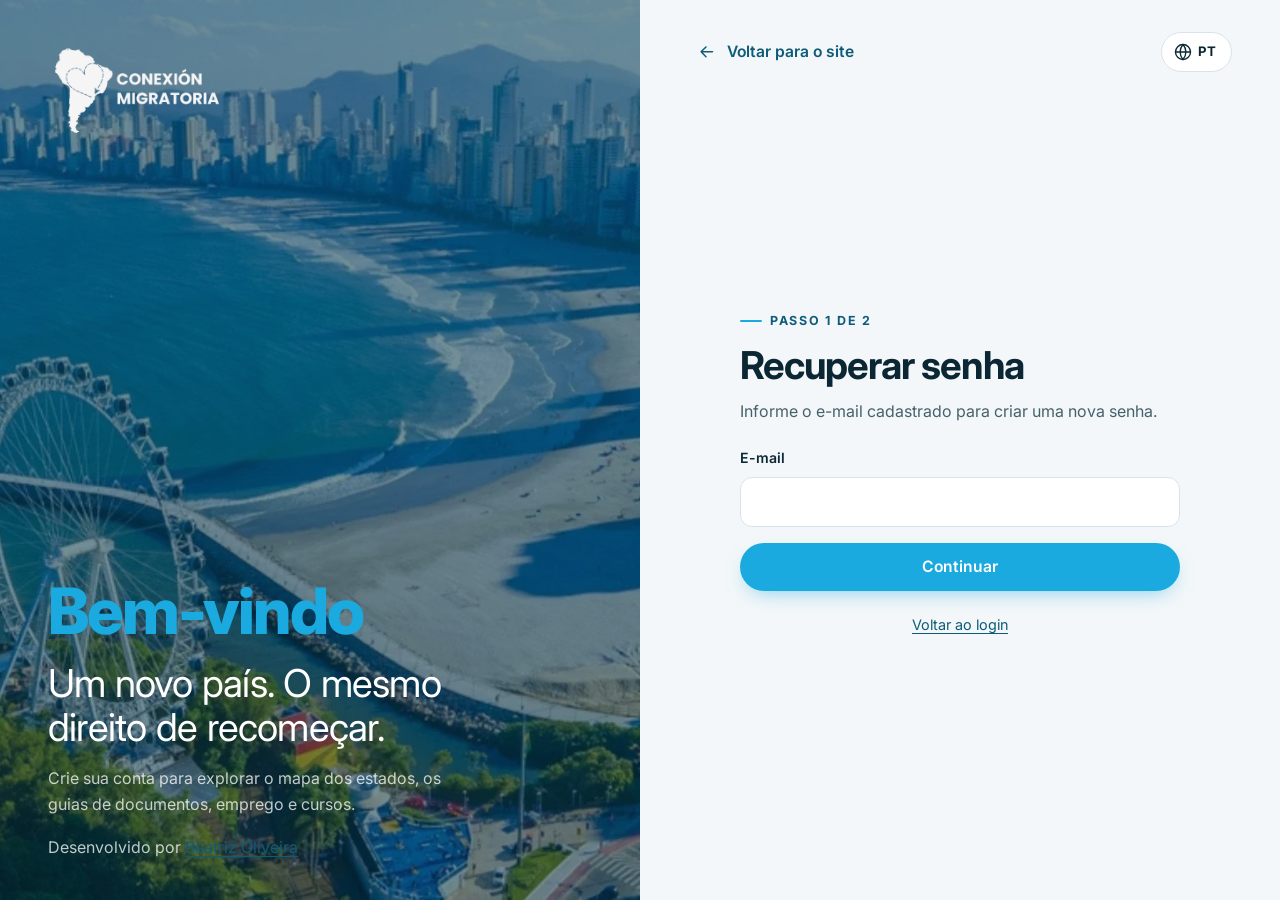
<file: recuperarSenha.html>
<!DOCTYPE html>
<html lang="pt-BR" data-titulo-pt="Recuperar senha · Conexión Migratoria" data-titulo-es="Recuperar contraseña · Conexión Migratoria">
<head>
    <meta charset="UTF-8">
    <meta name="viewport" content="width=device-width, initial-scale=1.0">
    <title>Recuperar senha · Conexión Migratoria</title>
    <meta name="theme-color" content="#053344">
    <meta name="author" content="Beatriz Oliveira">
    <link rel="icon" href="./img/ico-CM.ico" type="image/x-icon">
    <link rel="stylesheet" href="./css/estilo.css?v=202611241856">
    <script src="./js/idioma.js?v=202611241856"></script>
    <script src="./js/demo-store.js?v=202611241856"></script>
</head>
<body>

<main class="acesso" id="conteudo">
    <aside class="acesso-arte">
        <img src="./imgs-estado/img1sc-sc.webp" alt="">
        <a class="marca" href="./index.html" aria-label="Conexión Migratoria"><img src="./img/logo-branca-conexion-migratoria.png" alt="Conexión Migratoria"></a>
        <div>
            <p class="saudacao-arte notranslate" translate="no"><span class="saudacao" data-saudacao="Bem-vindo|Bienvenido|Welcome|Bienvenue|Byenveni|أهلاً وسهلاً|Добро пожаловать|欢迎|Benvenuto|Karibu|Hoş geldiniz|स्वागत है">Bem-vindo</span></p>
            <blockquote><span lang="pt">Um novo país. O mesmo direito de recomeçar.</span><span lang="es">Un nuevo país. El mismo derecho a empezar de nuevo.</span></blockquote>
            <p><span lang="pt">Crie sua conta para explorar o mapa dos estados, os guias de documentos, emprego e cursos.</span><span lang="es">Crea tu cuenta para explorar el mapa de los estados y las guías de documentos, empleo y cursos.</span></p>
            <p class="credito-arte"><span lang="pt">Desenvolvido por</span><span lang="es">Desarrollado por</span> <a href="https://www.linkedin.com/in/beatriz-oliveira-759867294/" target="_blank" rel="noopener">Beatriz Oliveira</a></p>
        </div>
    </aside>
    <section class="acesso-form">
        <div class="topo-form">
            <a class="botao botao-fantasma" href="./index.html"><svg class="icone" viewBox="0 0 24 24" aria-hidden="true"><path d="M19 12H5M11 18l-6-6 6-6"/></svg><span lang="pt">Voltar para o site</span><span lang="es">Volver al sitio</span></a>
            <div data-seletor-idioma></div>
        </div>
        <div class="caixa">
            <div>
                <span class="sobretitulo"><span lang="pt">Passo 1 de 2</span><span lang="es">Paso 1 de 2</span></span>
                <h1 style="margin-top:12px"><span lang="pt">Recuperar senha</span><span lang="es">Recuperar contraseña</span></h1>
                <p style="margin-top:10px"><span lang="pt">Informe o e-mail cadastrado para criar uma nova senha.</span><span lang="es">Ingresa el correo registrado para crear una nueva contraseña.</span></p>
            </div>
            <form id="recoverForm" novalidate>
                <div class="campo">
                    <label for="email">E-mail</label>
                    <input id="email" type="email" name="email" autocomplete="email" required>
                </div>
                <p class="mensagem-form" role="alert" hidden></p>
                <button class="botao botao-primario botao-bloco" type="submit" id="submit"><span lang="pt">Continuar</span><span lang="es">Continuar</span></button>
            </form>
            <p class="texto-pequeno"><a href="./logar.html"><span lang="pt">Voltar ao login</span><span lang="es">Volver al inicio de sesión</span></a></p>
        </div>
    </section>
</main>
<script src="./js/conta.js?v=202611241856"></script>
<script src="./js/interacoes.js?v=202611241856"></script>
</body>
</html>
</file>
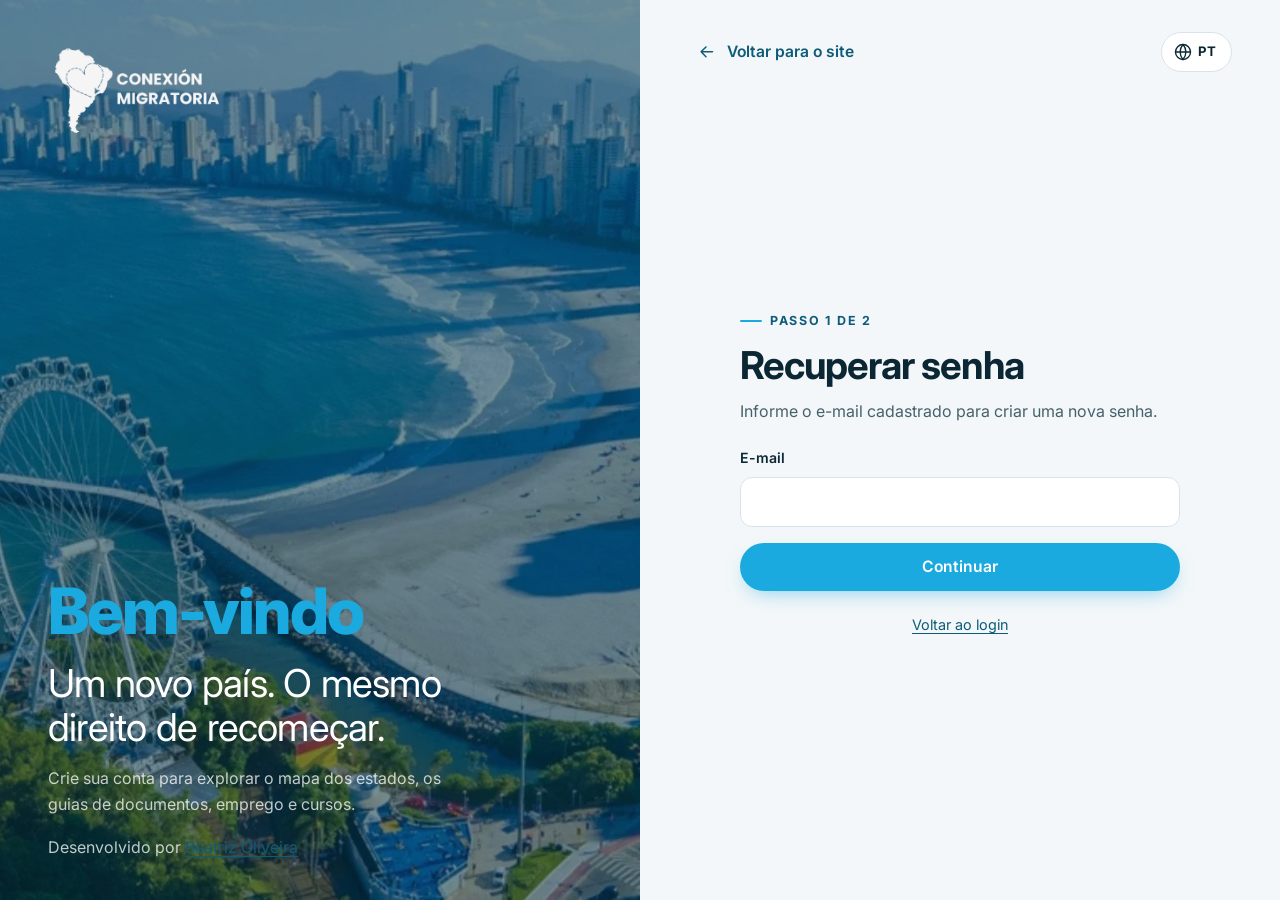
<file: redefinirSenha.html>
<!DOCTYPE html>
<html lang="pt-BR" data-titulo-pt="Nova senha · Conexión Migratoria" data-titulo-es="Nueva contraseña · Conexión Migratoria">
<head>
    <meta charset="UTF-8">
    <meta name="viewport" content="width=device-width, initial-scale=1.0">
    <title>Nova senha · Conexión Migratoria</title>
    <meta name="theme-color" content="#053344">
    <meta name="author" content="Beatriz Oliveira">
    <link rel="icon" href="./img/ico-CM.ico" type="image/x-icon">
    <link rel="stylesheet" href="./css/estilo.css?v=202611241856">
    <script src="./js/idioma.js?v=202611241856"></script>
    <script src="./js/demo-store.js?v=202611241856"></script>
</head>
<body>

<main class="acesso" id="conteudo">
    <aside class="acesso-arte">
        <img src="./imgs-estado/img1sc-sc.webp" alt="">
        <a class="marca" href="./index.html" aria-label="Conexión Migratoria"><img src="./img/logo-branca-conexion-migratoria.png" alt="Conexión Migratoria"></a>
        <div>
            <p class="saudacao-arte notranslate" translate="no"><span class="saudacao" data-saudacao="Bem-vindo|Bienvenido|Welcome|Bienvenue|Byenveni|أهلاً وسهلاً|Добро пожаловать|欢迎|Benvenuto|Karibu|Hoş geldiniz|स्वागत है">Bem-vindo</span></p>
            <blockquote><span lang="pt">Um novo país. O mesmo direito de recomeçar.</span><span lang="es">Un nuevo país. El mismo derecho a empezar de nuevo.</span></blockquote>
            <p><span lang="pt">Crie sua conta para explorar o mapa dos estados, os guias de documentos, emprego e cursos.</span><span lang="es">Crea tu cuenta para explorar el mapa de los estados y las guías de documentos, empleo y cursos.</span></p>
            <p class="credito-arte"><span lang="pt">Desenvolvido por</span><span lang="es">Desarrollado por</span> <a href="https://www.linkedin.com/in/beatriz-oliveira-759867294/" target="_blank" rel="noopener">Beatriz Oliveira</a></p>
        </div>
    </aside>
    <section class="acesso-form">
        <div class="topo-form">
            <a class="botao botao-fantasma" href="./index.html"><svg class="icone" viewBox="0 0 24 24" aria-hidden="true"><path d="M19 12H5M11 18l-6-6 6-6"/></svg><span lang="pt">Voltar para o site</span><span lang="es">Volver al sitio</span></a>
            <div data-seletor-idioma></div>
        </div>
        <div class="caixa">
            <div>
                <span class="sobretitulo"><span lang="pt">Passo 2 de 2</span><span lang="es">Paso 2 de 2</span></span>
                <h1 style="margin-top:12px"><span lang="pt">Criar nova senha</span><span lang="es">Crear nueva contraseña</span></h1>
            </div>
            <form id="resetForm" novalidate>
                <div class="campo">
                    <label for="nova_senha"><span lang="pt">Nova senha</span><span lang="es">Nueva contraseña</span></label>
                    <input id="nova_senha" type="password" name="nova_senha" autocomplete="new-password" minlength="4" required>
                </div>
                <div class="campo">
                    <label for="conf_senha"><span lang="pt">Confirmar nova senha</span><span lang="es">Confirmar nueva contraseña</span></label>
                    <input id="conf_senha" type="password" name="conf_senha" autocomplete="new-password" required>
                </div>
                <p class="mensagem-form" role="alert" hidden></p>
                <button class="botao botao-primario botao-bloco" type="submit" id="submit"><span lang="pt">Redefinir senha</span><span lang="es">Restablecer contraseña</span></button>
            </form>
            <p class="texto-pequeno"><a href="./logar.html"><span lang="pt">Voltar ao login</span><span lang="es">Volver al inicio de sesión</span></a></p>
        </div>
    </section>
</main>
<script src="./js/conta.js?v=202611241856"></script>
<script src="./js/interacoes.js?v=202611241856"></script>
</body>
</html>
</file>
<file: css/estilo.css>
/* ==========================================================================
   Conexión Migratoria — sistema visual
   Identidade original: azul-escuro #053344, azul #0E5C79, azul-claro #1AAADF
   Tipografia: Inter (títulos e texto), como no site original
   ========================================================================== */
@import url('https://fonts.googleapis.com/css2?family=Inter:wght@100..900&display=swap');

:root {
    --areia: #F3F7F9;
    --areia-2: #E6EEF2;
    --papel: #FFFFFF;
    --tinta: #0B2733;
    --tinta-2: #47616C;
    --tinta-3: #7C8F98;
    --linha: #D9E4EA;
    --mar: #0E5C79;
    --mar-2: #156988;
    --mar-escuro: #053344;
    --mar-claro: #DDF1F9;
    --sol: #1AAADF;
    --azul-escuro: #053344;
    --azul-claro: #1AAADF;
    --sol-claro: #E3F4FB;
    --coral: #1AAADF;
    --coral-escuro: #0E8FC0;

    --fonte-titulo: 'Inter', system-ui, -apple-system, 'Segoe UI', Roboto, sans-serif;
    --fonte-texto: 'Inter', system-ui, -apple-system, 'Segoe UI', Roboto, sans-serif;

    --raio-p: 10px;
    --raio: 18px;
    --raio-g: 28px;
    --sombra-1: 0 1px 2px rgba(5, 51, 68, .06), 0 2px 8px rgba(5, 51, 68, .05);
    --sombra-2: 0 12px 32px -12px rgba(5, 51, 68, .22);
    --sombra-3: 0 24px 60px -20px rgba(5, 51, 68, .45);
    --largura: 1180px;
    --topo-altura: 84px;
}

/* ---------- Base ---------- */
*, *::before, *::after { box-sizing: border-box; margin: 0; padding: 0; }
html { scroll-behavior: smooth; scroll-padding-top: calc(var(--topo-altura) + 16px); }
body {
    font-family: var(--fonte-texto);
    font-size: 1rem;
    line-height: 1.65;
    color: var(--tinta);
    background: var(--areia);
    -webkit-font-smoothing: antialiased;
    text-rendering: optimizeLegibility;
}
img, svg { display: block; max-width: 100%; }
a { color: var(--mar); text-decoration-thickness: 1px; text-underline-offset: 3px; }
a:hover { color: var(--mar-2); }
button, input, select, textarea { font: inherit; color: inherit; }
button { cursor: pointer; background: none; border: 0; }
ul, ol { list-style: none; }
h1, h2, h3, h4 { font-family: var(--fonte-titulo); font-weight: 700; line-height: 1.15; letter-spacing: -0.025em; color: var(--tinta); }
p { color: var(--tinta-2); }
strong { color: var(--tinta); font-weight: 600; }
:focus-visible { outline: 3px solid var(--sol); outline-offset: 3px; border-radius: 6px; }
::selection { background: var(--sol-claro); color: var(--tinta); }

.icone { width: 1.25em; height: 1.25em; flex: none; fill: none; stroke: currentColor; stroke-width: 1.8; stroke-linecap: round; stroke-linejoin: round; }
.visualmente-oculto { position: absolute !important; width: 1px; height: 1px; overflow: hidden; clip: rect(0 0 0 0); white-space: nowrap; }

/* Idiomas: o texto existe nas duas línguas e o atributo no <html> escolhe qual mostrar */
html[data-idioma="pt"] [lang="es"]:not(html),
html[data-idioma="es"] [lang="pt"]:not(html) { display: none !important; }

/* ---------- Layout ---------- */
.container { width: min(var(--largura), 100% - 48px); margin-inline: auto; }
.secao { padding: 96px 0; }
.secao-compacta { padding: 64px 0; }
.secao-escura { background: var(--mar-escuro); color: #fff; }
.secao-escura h2, .secao-escura h3 { color: #fff; }
.secao-escura p { color: rgba(255, 255, 255, .78); }
.secao-papel { background: var(--papel); }

.sobretitulo {
    display: inline-flex; align-items: center; gap: 8px;
    font-size: .78rem; font-weight: 700; letter-spacing: .14em; text-transform: uppercase;
    color: var(--mar);
}
.sobretitulo::before { content: ""; width: 22px; height: 2px; background: var(--sol); border-radius: 2px; }
.secao-escura .sobretitulo { color: var(--sol); }

.cabecalho-secao { max-width: 680px; margin-bottom: 48px; display: grid; gap: 14px; }
.cabecalho-secao.centro { margin-inline: auto; text-align: center; justify-items: center; }
.cabecalho-secao h2 { font-size: clamp(2rem, 3.6vw, 2.75rem); }
.cabecalho-secao p { font-size: 1.1rem; }

.grade { display: grid; gap: 24px; }
.grade-2 { grid-template-columns: repeat(2, 1fr); }
.grade-3 { grid-template-columns: repeat(3, 1fr); }
.grade-4 { grid-template-columns: repeat(4, 1fr); }

/* ---------- Botões ---------- */
.botao {
    display: inline-flex; align-items: center; justify-content: center; gap: 10px;
    min-height: 48px; padding: 0 24px;
    border-radius: 999px; border: 1.5px solid transparent;
    font-weight: 600; font-size: .98rem; text-decoration: none; white-space: nowrap;
    transition: background-color .2s ease, color .2s ease, border-color .2s ease, transform .2s ease, box-shadow .2s ease;
}
.botao:hover { transform: translateY(-1px); }
.botao:active { transform: translateY(0); }
.botao-primario { background: var(--coral); color: #fff; box-shadow: 0 8px 20px -8px rgba(26, 170, 223, .55); }
.botao-primario:hover { background: var(--coral-escuro); color: #fff; }
.botao-mar { background: var(--mar); color: #fff; }
.botao-mar:hover { background: var(--mar-2); color: #fff; }
.botao-contorno { border-color: var(--linha); color: var(--tinta); background: var(--papel); }
.botao-contorno:hover { border-color: var(--tinta); color: var(--tinta); }
.botao-claro { background: #fff; color: var(--mar-escuro); }
.botao-claro:hover { background: var(--sol-claro); color: var(--mar-escuro); }
.botao-fantasma { color: var(--mar); padding: 0 8px; min-height: 40px; }
.botao-fantasma:hover { color: var(--coral); }
.botao-pequeno { min-height: 38px; padding: 0 16px; font-size: .9rem; }
.botao-bloco { width: 100%; }
.botao[disabled] { opacity: .45; pointer-events: none; }

.link-seta { display: inline-flex; align-items: center; gap: 6px; font-weight: 600; text-decoration: none; }
.link-seta .icone { transition: transform .2s ease; }
.link-seta:hover .icone { transform: translateX(4px); }

.etiqueta {
    display: inline-flex; align-items: center; gap: 6px;
    padding: 4px 12px; border-radius: 999px;
    font-size: .78rem; font-weight: 600; letter-spacing: .02em;
    background: var(--mar-claro); color: var(--mar);
}
.etiqueta-sol { background: var(--sol-claro); color: #0E5C79; }

/* ---------- Topo ---------- */
.topo {
    position: sticky; top: 0; z-index: 50;
    height: var(--topo-altura);
    background: rgba(5, 51, 68, .94);
    backdrop-filter: saturate(1.2) blur(12px);
    -webkit-backdrop-filter: saturate(1.2) blur(12px);
    box-shadow: 0 6px 24px -12px rgba(0, 0, 0, .45);
}
.topo::after {
    content: ""; position: absolute; left: 0; right: 0; bottom: 0; height: 3px;
    background: linear-gradient(90deg, #02171F 0%, #0693CA 50%, #02171F 100%);
    background-size: 200% 100%; animation: moverGradiente 3s linear infinite;
}
@keyframes moverGradiente { from { background-position: -100% 0; } to { background-position: 100% 0; } }
.topo .container { height: 100%; display: flex; align-items: center; gap: 28px; }

.marca { display: inline-flex; align-items: center; text-decoration: none; flex: none; }
.marca img { height: 78px; width: auto; margin: -4px 0; }
.marca-nome { font-family: var(--fonte-titulo); font-weight: 600; font-size: 1.15rem; line-height: 1; letter-spacing: -0.01em; }
.marca-nome small { display: block; font-family: var(--fonte-texto); font-size: .62rem; font-weight: 600; letter-spacing: .16em; text-transform: uppercase; color: var(--tinta-3); margin-top: 4px; }

.menu-principal { display: flex; align-items: center; gap: 4px; margin-left: auto; }
.menu-principal a {
    padding: 8px 14px; border-radius: 999px;
    font-size: .93rem; font-weight: 600; color: rgba(255, 255, 255, .86); text-decoration: none;
    transition: background-color .2s ease, color .2s ease;
}
.menu-principal a:hover { color: #fff; background: rgba(255, 255, 255, .1); }
.menu-principal a[aria-current="page"] { color: #fff; background: rgba(26, 170, 223, .28); }

.acoes-topo { display: flex; align-items: center; gap: 10px; }

.seletor-idioma { display: inline-flex; padding: 3px; border-radius: 999px; background: var(--areia-2); border: 1px solid var(--linha); }
.seletor-idioma button {
    min-width: 40px; height: 30px; padding: 0 10px; border-radius: 999px;
    font-size: .78rem; font-weight: 700; letter-spacing: .06em; color: var(--tinta-3);
    transition: background-color .2s ease, color .2s ease;
}
.seletor-idioma button[aria-pressed="true"] { background: var(--papel); color: var(--tinta); box-shadow: var(--sombra-1); }

.conta-topo {
    display: inline-flex; align-items: center; gap: 8px;
    height: 40px; padding: 0 14px 0 4px; border-radius: 999px;
    border: 1px solid var(--linha); background: var(--papel);
    font-size: .9rem; font-weight: 600; color: var(--tinta); text-decoration: none;
    transition: border-color .2s ease, box-shadow .2s ease;
}
.conta-topo:hover { border-color: var(--tinta-3); color: var(--tinta); box-shadow: var(--sombra-1); }
.conta-topo .avatar { width: 32px; height: 32px; }
.conta-topo.sem-login { padding: 0 18px; background: transparent; color: #fff; border: 2px solid var(--sol); }
.conta-topo.sem-login:hover { background: var(--sol); border-color: var(--sol); color: #fff; }

.avatar {
    width: 40px; height: 40px; border-radius: 50%; object-fit: cover;
    display: grid; place-items: center; flex: none;
    background: var(--mar-claro); color: var(--mar); font-weight: 700; font-size: .85rem;
}

.botao-menu { display: none; width: 44px; height: 44px; border-radius: 12px; place-items: center; color: #fff; }
.botao-menu:hover { background: rgba(255, 255, 255, .1); }

.gaveta {
    position: fixed; inset: var(--topo-altura) 0 auto 0; z-index: 49;
    background: var(--papel); border-bottom: 1px solid var(--linha);
    box-shadow: var(--sombra-2);
    padding: 16px 24px 24px;
    display: none;
}
.gaveta.aberta { display: block; animation: descer .22s ease; }
.gaveta nav { display: grid; gap: 2px; }
.gaveta nav a { padding: 12px 8px; border-radius: 10px; font-weight: 600; color: var(--tinta); text-decoration: none; border-bottom: 1px solid var(--areia-2); }
.gaveta nav a:hover { background: var(--areia); }
.gaveta .acoes-gaveta { display: flex; flex-wrap: wrap; gap: 12px; align-items: center; justify-content: space-between; margin-top: 16px; }
@keyframes descer { from { opacity: 0; transform: translateY(-8px); } to { opacity: 1; transform: none; } }

/* ---------- Rodapé ---------- */
.rodape { background: var(--tinta); color: rgba(255, 255, 255, .72); padding: 72px 0 32px; }
.rodape .marca img { height: 96px; }
.rodape-grade { display: grid; grid-template-columns: 1.4fr 1fr 1fr 1fr; gap: 40px; }
.rodape p { color: rgba(255, 255, 255, .62); font-size: .95rem; max-width: 34ch; margin-top: 16px; }
.rodape h3 { font-family: var(--fonte-texto); font-size: .78rem; font-weight: 700; letter-spacing: .14em; text-transform: uppercase; color: rgba(255, 255, 255, .5); margin-bottom: 16px; }
.rodape ul { display: grid; gap: 10px; }
.rodape a { color: rgba(255, 255, 255, .85); text-decoration: none; font-size: .95rem; }
.rodape a:hover { color: var(--sol); }
.rodape-base { margin-top: 56px; padding-top: 24px; border-top: 1px solid rgba(255, 255, 255, .1); display: flex; flex-wrap: wrap; justify-content: space-between; gap: 12px; font-size: .85rem; color: rgba(255, 255, 255, .5); }

/* ---------- Aviso de demonstração ---------- */
.aviso-demo {
    position: fixed; left: 20px; bottom: 20px; z-index: 60;
    max-width: min(400px, calc(100% - 40px));
    display: flex; align-items: flex-start; gap: 12px;
    padding: 14px 14px 14px 16px;
    background: var(--papel); border: 1px solid var(--linha); border-radius: var(--raio);
    box-shadow: var(--sombra-2);
    font-size: .86rem; line-height: 1.45; color: var(--tinta-2);
    animation: subir .35s ease .4s both;
}
.aviso-demo .ponto { width: 8px; height: 8px; margin-top: 6px; border-radius: 50%; background: var(--sol); box-shadow: 0 0 0 4px var(--sol-claro); flex: none; }
.aviso-demo strong { display: block; color: var(--tinta); }
.aviso-demo button { flex: none; width: 28px; height: 28px; border-radius: 8px; display: grid; place-items: center; color: var(--tinta-3); }
.aviso-demo button:hover { background: var(--areia-2); color: var(--tinta); }
@keyframes subir { from { opacity: 0; transform: translateY(12px); } to { opacity: 1; transform: none; } }

/* ---------- Home: hero ---------- */
.hero { padding: 72px 0 96px; overflow: hidden; }
.hero .container { display: grid; grid-template-columns: 1.05fr .95fr; gap: 56px; align-items: center; }
.hero h1 { font-size: clamp(2.6rem, 5.4vw, 4.25rem); line-height: 1.04; letter-spacing: -0.03em; margin: 18px 0 22px; }
.hero h1 em { font-style: normal; color: var(--azul-claro, #1AAADF); }
.hero-lead { font-size: 1.18rem; max-width: 52ch; }
.hero-acoes { display: flex; flex-wrap: wrap; gap: 12px; margin-top: 32px; }
.hero-numeros { display: flex; gap: 36px; margin-top: 44px; padding-top: 28px; border-top: 1px solid var(--linha); }
.hero-numeros strong { display: block; font-family: var(--fonte-titulo); font-size: 1.9rem; font-weight: 600; line-height: 1; color: var(--tinta); }
.hero-numeros span { font-size: .88rem; color: var(--tinta-3); }

.mosaico { position: relative; display: grid; grid-template-columns: 1fr 1fr; grid-template-rows: 200px 200px; gap: 16px; }
.mosaico figure { position: relative; border-radius: var(--raio-g); overflow: hidden; box-shadow: var(--sombra-2); }
.mosaico figure:first-child { grid-row: span 2; }
.mosaico img { width: 100%; height: 100%; object-fit: cover; transition: transform .8s ease; }
.mosaico figure:hover img { transform: scale(1.04); }
.mosaico figcaption {
    position: absolute; left: 12px; bottom: 12px;
    padding: 6px 12px; border-radius: 999px;
    background: rgba(255, 255, 255, .92); color: var(--tinta);
    font-size: .8rem; font-weight: 600;
}
.selo {
    position: absolute; left: -28px; top: 28px; z-index: 2;
    display: flex; align-items: center; gap: 12px;
    padding: 14px 18px; border-radius: var(--raio);
    background: var(--papel); box-shadow: var(--sombra-2);
    font-size: .88rem; line-height: 1.3; color: var(--tinta-2);
}
.selo .icone-redondo { background: var(--sol-claro); color: #0E5C79; }

.icone-redondo { width: 48px; height: 48px; border-radius: 14px; display: grid; place-items: center; background: var(--mar-claro); color: var(--mar); flex: none; }
.icone-redondo .icone { width: 24px; height: 24px; }

/* ---------- Cartões ---------- */
.cartao {
    position: relative; display: flex; flex-direction: column; gap: 14px;
    padding: 28px; border-radius: var(--raio);
    background: var(--papel); border: 1px solid var(--linha);
    transition: transform .25s ease, box-shadow .25s ease, border-color .25s ease;
}
a.cartao { text-decoration: none; color: inherit; }
a.cartao:hover, .cartao.interativo:hover { transform: translateY(-4px); box-shadow: var(--sombra-2); border-color: transparent; }
.cartao h3 { font-size: 1.35rem; }
.cartao p { font-size: .97rem; }
.cartao .link-seta { margin-top: auto; padding-top: 8px; color: var(--mar); }

.cartao-servico:nth-child(2) .icone-redondo { background: var(--sol-claro); color: #0E5C79; }
.cartao-servico:nth-child(3) .icone-redondo { background: #E1EEF3; color: var(--coral-escuro); }
.cartao-servico:nth-child(4) .icone-redondo { background: #E6EEF2; color: #053344; }

/* ---------- Mapa ---------- */
.mapa-grade { display: grid; grid-template-columns: 1.1fr .9fr; gap: 48px; align-items: start; }
.mapa-ferramentas { display: grid; gap: 16px; margin-bottom: 20px; }
.busca {
    position: relative; display: flex; align-items: center;
    background: rgba(255, 255, 255, .08); border: 1px solid rgba(255, 255, 255, .18); border-radius: 999px;
    transition: border-color .2s ease, background-color .2s ease;
}
.busca:focus-within { border-color: var(--sol); background: rgba(255, 255, 255, .12); }
.busca > .icone { position: absolute; left: 18px; color: rgba(255, 255, 255, .6); pointer-events: none; }
.busca input { width: 100%; height: 52px; padding: 0 20px 0 50px; background: transparent; border: 0; outline: none; color: #fff; font-size: 1rem; }
.busca input::placeholder { color: rgba(255, 255, 255, .55); }
.sugestoes {
    position: absolute; top: calc(100% + 8px); left: 0; right: 0; z-index: 5;
    max-height: 300px; overflow: auto;
    background: var(--papel); border-radius: var(--raio); box-shadow: var(--sombra-3); padding: 6px;
}
.sugestoes[hidden] { display: none; }
.sugestoes li { padding: 10px 14px; border-radius: 12px; display: flex; justify-content: space-between; align-items: center; color: var(--tinta); cursor: pointer; }
.sugestoes li span { font-size: .8rem; color: var(--tinta-3); }
.sugestoes li[aria-selected="true"], .sugestoes li:hover { background: var(--mar-claro); }
.sugestoes .vazio { color: var(--tinta-3); cursor: default; }
.sugestoes .vazio:hover { background: none; }

.regioes { display: flex; flex-wrap: wrap; gap: 8px; }
.regioes button {
    height: 34px; padding: 0 14px; border-radius: 999px;
    border: 1px solid rgba(255, 255, 255, .2); color: rgba(255, 255, 255, .82);
    font-size: .85rem; font-weight: 500;
    transition: background-color .2s ease, color .2s ease, border-color .2s ease;
}
.regioes button:hover { border-color: rgba(255, 255, 255, .5); color: #fff; }
.regioes button[aria-pressed="true"] { background: var(--sol); border-color: var(--sol); color: #fff; font-weight: 600; }

.mapa-svg { position: relative; padding: 12px; }
.mapa-svg svg { width: 100%; height: auto; overflow: visible; }
.mapa-svg path {
    fill: rgba(255, 255, 255, .1); stroke: rgba(255, 255, 255, .55); stroke-width: 1.2;
    cursor: pointer; outline: none;
    transition: fill .2s ease, opacity .25s ease, stroke .2s ease;
}
.mapa-svg path:hover, .mapa-svg path:focus-visible { fill: rgba(26, 170, 223, .55); stroke: #fff; }
.mapa-svg path:focus-visible { stroke: var(--sol); stroke-width: 2.5; }
.mapa-svg path.selecionado { fill: var(--sol); stroke: #fff; stroke-width: 1.6; }
.mapa-svg.filtrando path:not(.na-regiao) { opacity: .25; }
.mapa-svg.filtrando path.na-regiao:not(.selecionado) { fill: rgba(255, 255, 255, .24); }

.tooltip {
    position: absolute; z-index: 70; pointer-events: none;
    padding: 6px 12px; border-radius: 10px;
    background: var(--tinta); color: #fff; font-size: .85rem; font-weight: 600; white-space: nowrap;
    transform: translate(-50%, calc(-100% - 14px));
    opacity: 0; transition: opacity .15s ease;
}
.tooltip.ativo { opacity: 1; }

.painel-estado {
    position: sticky; top: calc(var(--topo-altura) + 24px);
    border-radius: var(--raio-g); overflow: hidden;
    background: var(--papel); color: var(--tinta); box-shadow: var(--sombra-3);
}
.painel-estado figure { position: relative; height: 210px; background: var(--areia-2); }
.painel-estado figure img { width: 100%; height: 100%; object-fit: cover; }
.painel-estado figure .etiqueta { position: absolute; top: 16px; left: 16px; background: rgba(255, 255, 255, .94); }
.painel-corpo { padding: 28px; display: grid; gap: 14px; }
.painel-corpo h3 { font-size: 2rem; color: var(--tinta); }
.painel-corpo p { color: var(--tinta-2); font-size: .97rem; display: -webkit-box; -webkit-line-clamp: 7; -webkit-box-orient: vertical; overflow: hidden; }
.painel-corpo .botao { justify-self: start; margin-top: 6px; }
.painel-estado.trocando .painel-corpo, .painel-estado.trocando figure img { animation: aparecer .35s ease; }
@keyframes aparecer { from { opacity: 0; transform: translateY(6px); } to { opacity: 1; transform: none; } }

/* ---------- Notícias ---------- */
.noticias { display: grid; grid-template-columns: 1.3fr 1fr 1fr; grid-auto-rows: 1fr; gap: 24px; }
.noticia { display: flex; flex-direction: column; gap: 14px; padding: 28px; border-radius: var(--raio); background: var(--papel); border: 1px solid var(--linha); text-decoration: none; color: inherit; transition: transform .25s ease, box-shadow .25s ease; }
.noticia:hover { transform: translateY(-4px); box-shadow: var(--sombra-2); color: inherit; }
.noticia:first-child { grid-row: span 2; background: var(--mar); border-color: var(--mar); }
.noticia:first-child h3, .noticia:first-child .link-seta { color: #fff; }
.noticia:first-child p, .noticia:first-child .meta { color: rgba(255, 255, 255, .75); }
.noticia:first-child h3 { font-size: 1.9rem; }
.noticia .meta { display: flex; flex-wrap: wrap; gap: 6px 14px; font-size: .8rem; font-weight: 600; letter-spacing: .04em; text-transform: uppercase; color: var(--tinta-3); }
.noticia h3 { font-size: 1.2rem; line-height: 1.3; }
.noticia p { font-size: .95rem; }
.noticia .link-seta { margin-top: auto; color: var(--mar); font-size: .92rem; }

/* ---------- Faixa de chamada ---------- */
.faixa {
    display: grid; grid-template-columns: 1fr auto; gap: 32px; align-items: center;
    padding: 48px 56px; border-radius: var(--raio-g);
    background: linear-gradient(120deg, var(--coral) 0%, #0E5C79 100%);
    color: #fff; box-shadow: var(--sombra-2);
}
.faixa h2 { color: #fff; font-size: clamp(1.7rem, 3vw, 2.3rem); }
.faixa p { color: rgba(255, 255, 255, .9); margin-top: 8px; max-width: 56ch; }

/* ---------- Páginas internas ---------- */
.cabecalho-pagina { padding: 72px 0 56px; }
.cabecalho-pagina .container { display: grid; gap: 18px; max-width: 860px; margin-inline: auto; text-align: center; justify-items: center; }
.cabecalho-pagina h1 { font-size: clamp(2.3rem, 5vw, 3.6rem); letter-spacing: -0.025em; }
.cabecalho-pagina p { font-size: 1.15rem; max-width: 60ch; }
.trilha { display: flex; gap: 8px; font-size: .85rem; color: var(--tinta-3); }
.trilha a { color: var(--tinta-3); text-decoration: none; }
.trilha a:hover { color: var(--mar); }

.conteudo-lateral { display: grid; grid-template-columns: 240px 1fr; gap: 56px; align-items: start; }
.sumario { position: sticky; top: calc(var(--topo-altura) + 24px); display: grid; gap: 4px; padding: 20px; border-radius: var(--raio); background: var(--papel); border: 1px solid var(--linha); }
.sumario h2 { font-family: var(--fonte-texto); font-size: .75rem; font-weight: 700; letter-spacing: .14em; text-transform: uppercase; color: var(--tinta-3); margin-bottom: 8px; }
.sumario a { padding: 8px 10px; border-radius: 10px; font-size: .92rem; font-weight: 500; color: var(--tinta-2); text-decoration: none; }
.sumario a:hover, .sumario a.ativo { background: var(--mar-claro); color: var(--mar); }

.bloco { padding: 40px; border-radius: var(--raio-g); background: var(--papel); border: 1px solid var(--linha); }
.bloco + .bloco { margin-top: 24px; }
.bloco-cabecalho { display: flex; align-items: center; gap: 16px; margin-bottom: 24px; }
.bloco-cabecalho h2 { font-size: 1.8rem; }
.bloco > p + p, .texto > p + p { margin-top: 14px; }
.texto p, .bloco p { font-size: 1.02rem; }

.lista-documentos { display: grid; grid-template-columns: repeat(2, 1fr); gap: 16px; }
.documento { padding: 20px; border-radius: var(--raio); background: var(--areia); }
.documento h3 { font-family: var(--fonte-texto); font-size: 1rem; font-weight: 700; margin-bottom: 8px; }
.documento ul { display: grid; gap: 6px; }
.documento li, .lista-check li { position: relative; padding-left: 22px; font-size: .95rem; color: var(--tinta-2); }
.documento li::before, .lista-check li::before { content: ""; position: absolute; left: 2px; top: .6em; width: 8px; height: 8px; border-radius: 50%; background: var(--sol); }
.lista-check { display: grid; gap: 8px; }

.linha-tempo { display: grid; gap: 0; counter-reset: passo; }
.passo { position: relative; padding: 0 0 28px 56px; counter-increment: passo; }
.passo::before {
    content: counter(passo); position: absolute; left: 0; top: 0;
    width: 36px; height: 36px; border-radius: 50%; display: grid; place-items: center;
    background: var(--mar); color: #fff; font-weight: 700; font-size: .9rem;
}
.passo::after { content: ""; position: absolute; left: 17px; top: 40px; bottom: 4px; width: 2px; background: var(--linha); }
.passo:last-child { padding-bottom: 0; }
.passo:last-child::after { display: none; }
.passo h3 { font-family: var(--fonte-texto); font-size: 1.02rem; font-weight: 700; margin-bottom: 4px; padding-top: 6px; }

.nota {
    display: flex; gap: 12px; align-items: flex-start;
    padding: 16px 20px; border-radius: var(--raio);
    background: var(--sol-claro); color: #0B4A61; font-size: .93rem;
}
.nota p { color: #0B4A61; }
.nota .icone { margin-top: 2px; }

/* Acordeão (details/summary) */
.acordeao { display: grid; gap: 12px; }
.acordeao details { border-radius: var(--raio); background: var(--papel); border: 1px solid var(--linha); transition: box-shadow .2s ease; }
.acordeao details[open] { box-shadow: var(--sombra-1); }
.acordeao summary {
    list-style: none; cursor: pointer;
    display: flex; align-items: center; justify-content: space-between; gap: 16px;
    padding: 20px 24px; font-weight: 600; font-size: 1.05rem; color: var(--tinta);
}
.acordeao summary::-webkit-details-marker { display: none; }
.acordeao summary::after {
    content: ""; width: 10px; height: 10px; flex: none; margin-right: 4px;
    border-right: 2px solid var(--tinta-3); border-bottom: 2px solid var(--tinta-3);
    transform: rotate(45deg); transition: transform .2s ease;
}
.acordeao details[open] summary::after { transform: rotate(-135deg); }
.acordeao .acordeao-corpo { padding: 0 24px 22px; }

/* Abas */
.abas { display: inline-flex; flex-wrap: wrap; gap: 6px; padding: 6px; border-radius: 999px; background: var(--papel); border: 1px solid var(--linha); margin-bottom: 32px; }
.abas button { height: 42px; padding: 0 20px; border-radius: 999px; font-weight: 600; font-size: .95rem; color: var(--tinta-2); display: inline-flex; align-items: center; gap: 8px; transition: background-color .2s ease, color .2s ease; }
.abas button:hover { color: var(--tinta); }
.abas button[aria-selected="true"] { background: var(--tinta); color: #fff; }
[role="tabpanel"][hidden] { display: none; }
[role="tabpanel"] { animation: aparecer .3s ease; }

/* Dicas / passos numerados */
.dica { padding: 24px; border-radius: var(--raio); background: var(--papel); border: 1px solid var(--linha); display: grid; gap: 10px; align-content: start; }
.dica h3 { font-family: var(--fonte-texto); font-size: 1.05rem; font-weight: 700; }
.dica p { font-size: .95rem; }
.dica .numero { font-family: var(--fonte-titulo); font-size: 2rem; line-height: 1; color: var(--sol); }

/* Cursos */
.nivel { display: grid; gap: 16px; padding: 32px; border-radius: var(--raio-g); background: var(--papel); border: 1px solid var(--linha); }
.nivel .barra { display: flex; gap: 6px; }
.nivel .barra span { height: 6px; flex: 1; border-radius: 6px; background: var(--areia-2); }
.nivel .barra span.cheio { background: var(--mar); }
.nivel h3 { font-size: 1.5rem; }
.nivel .botao { margin-top: auto; justify-self: start; }

.ong { display: grid; grid-template-columns: auto 1fr; gap: 20px; align-items: start; padding: 28px; border-radius: var(--raio-g); background: var(--papel); border: 1px solid var(--linha); }
.ong h3 { font-size: 1.4rem; }
.ong .tags { display: flex; flex-wrap: wrap; gap: 8px; margin: 14px 0 18px; }

/* Contatos */
.emergencias { display: grid; grid-template-columns: repeat(6, 1fr); gap: 16px; }
.emergencia { display: grid; gap: 4px; padding: 22px 18px; border-radius: var(--raio); background: var(--papel); border: 1px solid var(--linha); text-decoration: none; color: inherit; text-align: center; transition: transform .2s ease, box-shadow .2s ease; }
.emergencia:hover { transform: translateY(-3px); box-shadow: var(--sombra-2); color: inherit; }
.emergencia strong { font-family: var(--fonte-titulo); font-size: 2.2rem; line-height: 1.1; color: var(--coral); }
.emergencia span { font-size: .88rem; color: var(--tinta-2); line-height: 1.35; }

.contato { display: grid; gap: 12px; align-content: start; }
.contato .acoes { display: flex; flex-wrap: wrap; gap: 8px; margin-top: auto; padding-top: 6px; }
.regiao-lista { display: grid; gap: 14px; }
.regiao-lista li { padding: 16px 18px; border-radius: var(--raio-p); background: var(--areia); }
.regiao-lista li strong { display: block; }
.regiao-lista li p { font-size: .93rem; margin-top: 2px; }

/* ---------- Página do estado ---------- */
.estado-hero { position: relative; min-height: 560px; display: flex; align-items: flex-end; color: #fff; overflow: hidden; }
.estado-hero > img { position: absolute; inset: 0; width: 100%; height: 100%; object-fit: cover; }
.estado-hero::after { content: ""; position: absolute; inset: 0; background: linear-gradient(180deg, rgba(10, 30, 40, .1) 0%, rgba(10, 30, 40, .35) 45%, rgba(10, 30, 40, .88) 100%); }
.estado-hero .container { position: relative; z-index: 1; padding: 120px 0 56px; display: grid; gap: 16px; }
.estado-hero h1 { color: #fff; font-size: clamp(3rem, 8vw, 6rem); letter-spacing: -0.035em; line-height: .95; }
.estado-hero .trilha, .estado-hero .trilha a { color: rgba(255, 255, 255, .8); }
.estado-hero .etiqueta { background: rgba(255, 255, 255, .16); color: #fff; backdrop-filter: blur(8px); justify-self: start; }
.estado-hero p { color: rgba(255, 255, 255, .88); max-width: 62ch; font-size: 1.1rem; }

.cultura-grade { display: grid; grid-template-columns: 1fr 1fr; gap: 56px; align-items: center; }
.cultura-grade figure { border-radius: var(--raio-g); overflow: hidden; box-shadow: var(--sombra-2); aspect-ratio: 4 / 3; }
.cultura-grade figure img { width: 100%; height: 100%; object-fit: cover; }

.pontos { display: grid; grid-template-columns: 340px 1fr; gap: 32px; align-items: stretch; }
.pontos-lista { display: grid; gap: 10px; align-content: start; }
.ponto-botao {
    display: grid; grid-template-columns: 64px 1fr; gap: 14px; align-items: center;
    padding: 10px; border-radius: var(--raio); text-align: left;
    border: 1px solid rgba(255, 255, 255, .14); color: #fff;
    transition: background-color .2s ease, border-color .2s ease;
}
.ponto-botao img { width: 64px; height: 64px; border-radius: 12px; object-fit: cover; }
.ponto-botao span { font-weight: 600; font-size: .98rem; line-height: 1.3; }
.ponto-botao:hover { background: rgba(255, 255, 255, .06); }
.ponto-botao[aria-selected="true"] { background: #fff; color: var(--tinta); border-color: #fff; }
.ponto-destaque { position: relative; border-radius: var(--raio-g); overflow: hidden; min-height: 460px; display: flex; align-items: flex-end; }
.ponto-destaque > img { position: absolute; inset: 0; width: 100%; height: 100%; object-fit: cover; }
.ponto-destaque::after { content: ""; position: absolute; inset: 0; background: linear-gradient(180deg, transparent 30%, rgba(10, 30, 40, .9) 100%); }
.ponto-destaque .legenda { position: relative; z-index: 1; padding: 36px; display: grid; gap: 12px; }
.ponto-destaque h3 { color: #fff; font-size: 2rem; }
.ponto-destaque p { color: rgba(255, 255, 255, .86); max-width: 70ch; }

.info-painel { display: grid; grid-template-columns: 1fr 380px; gap: 40px; align-items: start; }
.info-painel figure { border-radius: var(--raio-g); overflow: hidden; aspect-ratio: 1; }
.info-painel figure img { width: 100%; height: 100%; object-fit: cover; }
.escolas { display: grid; grid-template-columns: repeat(2, 1fr); gap: 10px; margin-top: 20px; }
.escolas li { padding: 12px 16px; border-radius: 12px; background: var(--areia); font-size: .93rem; color: var(--tinta); font-weight: 500; }
.cidades { display: grid; gap: 14px; }
.cidades li { padding: 18px 20px; border-radius: var(--raio); background: var(--areia); border-left: 4px solid var(--sol); color: var(--tinta-2); }

.navegar-estados { display: flex; flex-wrap: wrap; align-items: center; justify-content: space-between; gap: 16px; }
.navegar-estados select { height: 48px; padding: 0 44px 0 18px; border-radius: 999px; border: 1px solid var(--linha); background: var(--papel) url("data:image/svg+xml,%3Csvg xmlns='http://www.w3.org/2000/svg' width='12' height='8' fill='none' stroke='%234B5967' stroke-width='2'%3E%3Cpath d='m1 1 5 5 5-5'/%3E%3C/svg%3E") no-repeat right 18px center; appearance: none; font-weight: 600; cursor: pointer; }

.estado-vazio { min-height: 60vh; display: grid; place-items: center; text-align: center; padding: 80px 24px; }
.estado-vazio > div { display: grid; gap: 16px; justify-items: center; max-width: 480px; }

/* ---------- Formulários / conta ---------- */
.campo { display: grid; gap: 8px; }
.campo label { font-size: .88rem; font-weight: 600; color: var(--tinta); }
.campo input {
    height: 50px; padding: 0 16px; border-radius: 12px;
    border: 1.5px solid var(--linha); background: var(--papel);
    transition: border-color .2s ease, box-shadow .2s ease;
}
.campo input:focus { outline: none; border-color: var(--mar); box-shadow: 0 0 0 4px var(--mar-claro); }
.campo input[readonly] { background: var(--areia); border-color: transparent; color: var(--tinta-2); }

.acesso { min-height: 100vh; display: grid; grid-template-columns: 1fr 1fr; }
.acesso-arte { position: relative; display: flex; flex-direction: column; justify-content: space-between; padding: 40px 48px; color: #fff; overflow: hidden; background: var(--mar-escuro); }
.acesso-arte > img { position: absolute; inset: 0; width: 100%; height: 100%; object-fit: cover; opacity: .45; }
.acesso-arte::after { content: ""; position: absolute; inset: 0; background: linear-gradient(160deg, rgba(5, 51, 68, .55), rgba(5, 51, 68, .95)); }
.acesso-arte > * { position: relative; z-index: 1; }
.acesso-arte .marca img { height: 110px; }
.acesso-arte blockquote { font-family: var(--fonte-titulo); font-size: clamp(1.8rem, 3vw, 2.6rem); line-height: 1.15; letter-spacing: -0.02em; max-width: 18ch; }
.acesso-arte p { color: rgba(255, 255, 255, .75); margin-top: 16px; max-width: 40ch; }
.acesso-form { display: flex; flex-direction: column; padding: 32px 48px; background: var(--areia); }
.acesso-form .topo-form { display: flex; justify-content: space-between; align-items: center; gap: 16px; }
.acesso-form .caixa { width: min(440px, 100%); margin: auto; display: grid; gap: 22px; padding: 40px 0; }
.acesso-form h1 { font-size: 2.4rem; }
.acesso-form form { display: grid; gap: 16px; }
.acesso-form .duas-colunas { display: grid; grid-template-columns: 1fr 1fr; gap: 16px; }
.divisor { display: flex; align-items: center; gap: 12px; font-size: .82rem; color: var(--tinta-3); }
.divisor::before, .divisor::after { content: ""; flex: 1; height: 1px; background: var(--linha); }
.texto-pequeno { font-size: .9rem; color: var(--tinta-2); text-align: center; }
.link-direita { justify-self: end; font-size: .88rem; font-weight: 500; }

.perfil-grade { display: grid; grid-template-columns: 320px 1fr; gap: 24px; align-items: start; }
.perfil-cartao { display: grid; justify-items: center; text-align: center; gap: 16px; padding: 36px 28px; border-radius: var(--raio-g); background: var(--papel); border: 1px solid var(--linha); }
.foto-perfil-moldura { position: relative; }
.foto-perfil { width: 148px; height: 148px; border-radius: 50%; object-fit: cover; border: 4px solid var(--papel); box-shadow: 0 0 0 2px var(--mar-claro), var(--sombra-2); background: var(--mar-claro); }
.foto-acao { position: absolute; width: 40px; height: 40px; border-radius: 50%; display: grid; place-items: center; background: var(--papel); box-shadow: var(--sombra-2); color: var(--tinta-2); }
.foto-acao:hover { color: var(--coral); }
.foto-acao.excluir { top: 4px; right: -4px; }
.perfil-cartao h2 { font-size: 1.6rem; }
.perfil-form .bloco-cabecalho { justify-content: space-between; }
.perfil-form form { display: grid; grid-template-columns: 1fr 1fr; gap: 18px 20px; }
.perfil-form .acoes-form { grid-column: 1 / -1; display: flex; flex-wrap: wrap; justify-content: space-between; gap: 12px; margin-top: 8px; padding-top: 20px; border-top: 1px solid var(--linha); }

/* ---------- Revelar ao rolar ---------- */
.revelar { opacity: 0; transform: translateY(18px); transition: opacity .7s ease, transform .7s ease; }
.revelar.visivel { opacity: 1; transform: none; }

/* ---------- Responsivo ---------- */
@media (max-width: 1080px) {
    .menu-principal { display: none; }
    .botao-menu { display: grid; }
    .acoes-topo { margin-left: auto; }
    .grade-4, .emergencias { grid-template-columns: repeat(3, 1fr); }
    .rodape-grade { grid-template-columns: 1fr 1fr; }
    .conteudo-lateral { grid-template-columns: 1fr; }
    .sumario { position: static; display: flex; flex-wrap: wrap; }
    .sumario h2 { width: 100%; }
}
@media (max-width: 900px) {
    .secao { padding: 72px 0; }
    .hero .container, .mapa-grade, .cultura-grade, .pontos, .info-painel, .perfil-grade, .acesso { grid-template-columns: 1fr; }
    .hero { padding-top: 40px; }
    .selo { left: 12px; bottom: 12px; }
    .grade-3, .noticias { grid-template-columns: 1fr 1fr; }
    .noticia:first-child { grid-row: auto; grid-column: 1 / -1; }
    .painel-estado { position: static; }
    .faixa { grid-template-columns: 1fr; padding: 36px; }
    .acesso-arte { min-height: 260px; padding: 28px 24px; }
    .acesso-arte blockquote { font-size: 1.7rem; }
    .acesso-form { padding: 24px; }
    .ponto-destaque { min-height: 380px; }
    .info-painel figure { display: none; }
}
@media (max-width: 640px) {
    .container { width: min(var(--largura), 100% - 32px); }
    .conta-topo .nome-conta { display: none; }
    .conta-topo { padding: 0 4px; }
    .conta-topo.sem-login { padding: 0 14px; }
    .acoes-topo .seletor-idioma { display: none; }
    .grade-2, .grade-3, .grade-4, .noticias, .lista-documentos, .escolas, .perfil-form form, .acesso-form .duas-colunas { grid-template-columns: 1fr; }
    .emergencias { grid-template-columns: repeat(2, 1fr); }
    .rodape-grade { grid-template-columns: 1fr; }
    .mosaico { grid-template-rows: 150px 150px; }
    .hero-numeros { gap: 24px; }
    .bloco { padding: 26px 22px; }
    .ong { grid-template-columns: 1fr; }
    .marca-nome small { display: none; }
    .estado-hero { min-height: 460px; }
    .abas { border-radius: var(--raio); }
}

@media (prefers-reduced-motion: reduce) {
    *, *::before, *::after { animation-duration: .01ms !important; animation-iteration-count: 1 !important; transition-duration: .01ms !important; scroll-behavior: auto !important; }
    .revelar { opacity: 1; transform: none; }
}

/* Mensagens dos formulários */
.mensagem-form { padding: 12px 16px; border-radius: 12px; font-size: .92rem; font-weight: 500; background: #E1EEF3; color: var(--coral-escuro); }
.mensagem-form.sucesso { background: var(--mar-claro); color: var(--mar); }
.campo input[aria-invalid="true"] { border-color: var(--coral); }

/* As fotos originais dos pontos turísticos são escuras: o site antigo já as clareava */
.ponto-botao img, .ponto-destaque > img, .info-painel figure img { filter: brightness(1.3) saturate(1.05); }
.ponto-destaque::after { background: linear-gradient(180deg, transparent 35%, rgba(10, 30, 40, .85) 100%); }
@media (max-width: 640px) {
    .aviso-demo { left: 12px; right: 12px; bottom: 12px; max-width: none; font-size: .8rem; padding: 10px 10px 10px 14px; }
}

/* Seletor de idioma e conta sobre o topo escuro */
.topo .seletor-idioma { background: rgba(255, 255, 255, .08); border-color: rgba(255, 255, 255, .16); }
.topo .seletor-idioma button { color: rgba(255, 255, 255, .7); }
.topo .seletor-idioma button[aria-pressed="true"] { background: #fff; color: var(--azul-escuro, #053344); }
.topo .conta-topo:not(.sem-login) { background: rgba(255, 255, 255, .08); border-color: rgba(255, 255, 255, .2); color: #fff; }
.topo .conta-topo:not(.sem-login):hover { border-color: var(--sol); color: #fff; }
.rodape { background: var(--mar-escuro); }

/* Abertura em azul-escuro, como a seção de boas-vindas do site original */
.hero { position: relative; background: var(--azul-escuro); color: #fff; }
.hero::before {
    content: ""; position: absolute; inset: 0; pointer-events: none;
    background:
        radial-gradient(520px circle at 0% 30%, rgba(26, 170, 223, .28), transparent 60%),
        radial-gradient(420px circle at 100% 0%, rgba(26, 170, 223, .22), transparent 60%);
}
.hero .container { position: relative; }
.hero h1 { color: #fff; }
.hero .sobretitulo { color: var(--azul-claro); }
.hero .sobretitulo::before { background: var(--azul-claro); }
.hero-lead { color: rgba(255, 255, 255, .8); }
.hero .botao-contorno { background: transparent; color: #fff; border-color: rgba(255, 255, 255, .5); }
.hero .botao-contorno:hover { border-color: #fff; color: #fff; background: rgba(255, 255, 255, .08); }
.hero-numeros { border-top-color: rgba(255, 255, 255, .15); }
.hero-numeros strong { color: var(--azul-claro); }
.hero-numeros span { color: rgba(255, 255, 255, .7); }
@media (max-width: 640px) { .marca img { height: 54px; } }

/* ==========================================================================
   Componentes interativos
   ========================================================================== */

/* Saudação que troca de idioma */
.saudacao { display: inline-block; color: var(--azul-claro); transition: opacity .35s ease, transform .35s ease; }
.saudacao.saindo { opacity: 0; transform: translateY(-14px); }

/* Mosaico com fotos que se revezam */
.mosaico figure img { transition: opacity .45s ease, transform .8s ease; }
.mosaico figure.trocando img { opacity: 0; }
.mosaico figcaption a { color: var(--tinta); text-decoration: none; display: inline-flex; align-items: center; gap: 6px; }
.mosaico figcaption a::after { content: "→"; transition: transform .2s ease; }
.mosaico figure:hover figcaption a::after { transform: translateX(3px); }
.mosaico figcaption a::before { content: ""; position: absolute; inset: -400px; } /* toda a foto é clicável */

/* Progresso */
.progresso {
    --progresso: 0%;
    display: grid; gap: 10px;
    padding: 20px 24px; border-radius: var(--raio);
    background: var(--papel); border: 1px solid var(--linha);
}
.progresso-topo { display: flex; justify-content: space-between; align-items: baseline; gap: 12px; font-weight: 600; color: var(--tinta); }
.progresso-topo .contagem { font-size: 1.6rem; font-weight: 800; color: var(--azul-claro); line-height: 1; }
.progresso-barra { height: 10px; border-radius: 10px; background: var(--areia-2); overflow: hidden; }
.progresso-barra span { display: block; height: 100%; width: var(--progresso); border-radius: 10px; background: linear-gradient(90deg, var(--mar), var(--azul-claro)); transition: width .5s cubic-bezier(.2, .8, .2, 1); }
.progresso .parabens { display: none; color: var(--mar); font-weight: 600; font-size: .95rem; }
.progresso.completo .parabens { display: block; animation: aparecer .4s ease; }

/* Itens de checklist */
.passos-grade { display: grid; grid-template-columns: repeat(3, 1fr); gap: 16px; }
.item-check {
    position: relative; display: grid; grid-template-columns: auto 1fr; gap: 14px; align-items: start;
    padding: 20px; border-radius: var(--raio);
    background: var(--papel); border: 1.5px solid var(--linha);
    cursor: pointer; transition: border-color .2s ease, background-color .2s ease, transform .2s ease, box-shadow .2s ease;
}
.item-check:hover { transform: translateY(-2px); box-shadow: var(--sombra-2); }
.item-check input { position: absolute; opacity: 0; pointer-events: none; }
.item-check .marcador {
    width: 30px; height: 30px; border-radius: 50%; display: grid; place-items: center;
    border: 2px solid var(--linha); background: var(--papel); color: transparent;
    transition: background-color .2s ease, border-color .2s ease, color .2s ease, transform .25s cubic-bezier(.3, 1.6, .5, 1);
}
.item-check .marcador .icone { width: 16px; height: 16px; stroke-width: 3; }
.item-check input:focus-visible + .marcador { outline: 3px solid var(--azul-claro); outline-offset: 3px; }
.item-check.feito { border-color: var(--azul-claro); background: var(--mar-claro); }
.item-check.feito .marcador { background: var(--azul-claro); border-color: var(--azul-claro); color: #fff; transform: scale(1.1); }
.item-check strong { display: block; font-size: 1rem; margin-bottom: 2px; }
.item-check.feito strong { text-decoration: line-through; text-decoration-color: rgba(14, 92, 121, .5); }
.item-check p { font-size: .9rem; margin: 0; }
.item-check a { position: relative; z-index: 1; font-size: .88rem; font-weight: 600; }

/* Confete */
.confete {
    position: absolute; z-index: 100; width: 8px; height: 12px; border-radius: 2px; pointer-events: none;
    animation: confete 1.2s cubic-bezier(.2, .7, .4, 1) forwards;
}
@keyframes confete {
    to { transform: translate(var(--dx), calc(var(--dy) + 260px)) rotate(var(--giro)); opacity: 0; }
}

/* Flashcards */
.flashcards { display: grid; grid-template-columns: repeat(4, 1fr); gap: 18px; }
.flashcard { position: relative; height: 190px; perspective: 900px; cursor: pointer; border-radius: var(--raio); outline-offset: 4px; }
.flashcard-interno { position: absolute; inset: 0; transition: transform .6s cubic-bezier(.3, .9, .3, 1); transform-style: preserve-3d; }
.flashcard.virado .flashcard-interno { transform: rotateY(180deg); }
.flashcard-face {
    position: absolute; inset: 0; display: flex; flex-direction: column; justify-content: space-between;
    padding: 20px; border-radius: var(--raio); backface-visibility: hidden; -webkit-backface-visibility: hidden;
}
.flashcard-frente { background: var(--papel); border: 1px solid var(--linha); box-shadow: var(--sombra-1); }
.flashcard-verso { background: linear-gradient(140deg, var(--mar) 0%, var(--azul-claro) 100%); color: #fff; transform: rotateY(180deg); }
.flashcard .rotulo { font-size: .72rem; font-weight: 700; letter-spacing: .12em; text-transform: uppercase; color: var(--tinta-3); }
.flashcard-verso .rotulo { color: rgba(255, 255, 255, .75); }
.flashcard .frase { font-size: 1.35rem; font-weight: 700; line-height: 1.2; color: var(--tinta); letter-spacing: -0.02em; }
.flashcard-verso .frase { color: #fff; }
.flashcard .rodape-card { display: flex; justify-content: space-between; align-items: center; font-size: .8rem; color: var(--tinta-3); }
.flashcard-verso .rodape-card { color: rgba(255, 255, 255, .8); }
.botao-ouvir {
    width: 38px; height: 38px; border-radius: 50%; display: grid; place-items: center;
    background: var(--mar-claro); color: var(--mar); transition: transform .2s ease, background-color .2s ease;
}
.botao-ouvir:hover { transform: scale(1.08); background: var(--azul-claro); color: #fff; }
.botao-ouvir.falando { background: var(--azul-claro); color: #fff; animation: pulsar 1s ease infinite; }
@keyframes pulsar { 50% { box-shadow: 0 0 0 8px rgba(26, 170, 223, .25); } }

/* Carrossel */
.carrossel { position: relative; }
.carrossel-cabecalho { display: flex; justify-content: space-between; align-items: end; gap: 24px; margin-bottom: 32px; }
.carrossel-cabecalho .cabecalho-secao { margin-bottom: 0; }
.carrossel-setas { display: flex; gap: 10px; flex: none; }
.carrossel-seta {
    width: 48px; height: 48px; border-radius: 50%; display: grid; place-items: center;
    background: var(--papel); border: 1px solid var(--linha); color: var(--tinta);
    transition: background-color .2s ease, color .2s ease, opacity .2s ease;
}
.carrossel-seta:hover:not(:disabled) { background: var(--mar); color: #fff; border-color: var(--mar); }
.carrossel-seta:disabled { opacity: .35; cursor: default; }
.carrossel-trilho {
    display: grid; grid-auto-flow: column; grid-auto-columns: minmax(300px, calc((100% - 48px) / 3)); gap: 24px;
    overflow-x: auto; scroll-snap-type: x mandatory; scroll-behavior: smooth;
    padding: 4px 4px 20px; margin: -4px; scrollbar-width: none;
}
.carrossel-trilho::-webkit-scrollbar { display: none; }
.carrossel-trilho > * { scroll-snap-align: start; }
.noticia-card { min-height: 260px; }
.noticia-card .fonte { display: inline-flex; align-items: center; gap: 8px; }
.noticia-card .fonte::before { content: ""; width: 8px; height: 8px; border-radius: 50%; background: var(--azul-claro); }

/* Cartões de dica que viram (entrevista) */
.dica-virar { position: relative; min-height: 210px; perspective: 900px; cursor: pointer; border-radius: var(--raio); }
.dica-virar .flashcard-interno { position: absolute; inset: 0; }
.dica-virar.virado .flashcard-interno { transform: rotateY(180deg); }
.dica-virar .flashcard-frente { justify-content: space-between; }
.dica-virar .numero { font-size: 2.4rem; font-weight: 800; color: var(--azul-claro); line-height: 1; }
.dica-virar h3 { font-size: 1.2rem; }
.dica-virar .flashcard-verso p { color: #fff; font-size: .98rem; }
.dica-virar .virar-dica { font-size: .82rem; font-weight: 600; color: var(--tinta-3); display: inline-flex; align-items: center; gap: 6px; }

/* Botão "me surpreenda" do mapa */
.regioes .surpresa { border-style: dashed; display: inline-flex; align-items: center; gap: 6px; }
.regioes .surpresa .icone { width: 16px; height: 16px; }
.mapa-svg path.pulso { animation: pulsoEstado .9s ease 2; }
@keyframes pulsoEstado { 50% { fill: #fff; } }

/* Quiz de nível */
.quiz { display: grid; gap: 20px; padding: 32px; border-radius: var(--raio-g); background: var(--mar-escuro); color: #fff; }
.quiz h3, .quiz strong { color: #fff; }
.quiz p { color: rgba(255, 255, 255, .78); }
.quiz-pergunta { font-size: 1.3rem; font-weight: 700; color: #fff; min-height: 2.6em; }
.quiz-opcoes { display: flex; flex-wrap: wrap; gap: 10px; }
.quiz-opcoes button { min-height: 46px; padding: 0 22px; border-radius: 999px; border: 1.5px solid rgba(255, 255, 255, .35); color: #fff; font-weight: 600; transition: background-color .2s ease, border-color .2s ease; }
.quiz-opcoes button:hover { background: var(--azul-claro); border-color: var(--azul-claro); }
.quiz-passos { display: flex; gap: 6px; }
.quiz-passos span { width: 28px; height: 5px; border-radius: 5px; background: rgba(255, 255, 255, .2); transition: background-color .3s ease; }
.quiz-passos span.ativo { background: var(--azul-claro); }
.nivel.recomendado { border-color: var(--azul-claro); box-shadow: 0 0 0 3px rgba(26, 170, 223, .3), var(--sombra-2); transform: translateY(-6px); }
.nivel { transition: transform .3s ease, box-shadow .3s ease, border-color .3s ease; }
.nivel .selo-recomendado { display: none; }
.nivel.recomendado .selo-recomendado { display: inline-flex; }

/* Documento com "já tenho" */
.documento { position: relative; cursor: pointer; border: 1.5px solid transparent; transition: border-color .2s ease, background-color .2s ease; }
.documento input { position: absolute; opacity: 0; pointer-events: none; }
.documento .ja-tenho { position: absolute; top: 16px; right: 16px; display: inline-flex; align-items: center; gap: 6px; font-size: .78rem; font-weight: 700; color: var(--tinta-3); }
.documento .ja-tenho .marcador { width: 22px; height: 22px; border-radius: 50%; border: 2px solid var(--linha); display: grid; place-items: center; color: transparent; background: var(--papel); transition: all .2s ease; }
.documento .ja-tenho .marcador .icone { width: 12px; height: 12px; stroke-width: 3.5; }
.documento h3 { padding-right: 96px; }
.documento.feito { border-color: var(--azul-claro); background: var(--mar-claro); }
.documento.feito .ja-tenho { color: var(--mar); }
.documento.feito .ja-tenho .marcador { background: var(--azul-claro); border-color: var(--azul-claro); color: #fff; }
.documento input:focus-visible ~ .ja-tenho .marcador { outline: 3px solid var(--azul-claro); outline-offset: 2px; }

@media (max-width: 1080px) {
    .flashcards { grid-template-columns: repeat(2, 1fr); }
    .passos-grade { grid-template-columns: repeat(2, 1fr); }
    .carrossel-trilho { grid-auto-columns: minmax(280px, calc((100% - 24px) / 2)); }
}
@media (max-width: 640px) {
    .flashcards, .passos-grade { grid-template-columns: 1fr 1fr; }
    .flashcard { height: 170px; }
    .flashcard .frase { font-size: 1.1rem; }
    .carrossel-trilho { grid-auto-columns: 85%; }
    .carrossel-cabecalho { align-items: start; flex-direction: column; }
    .passos-grade { grid-template-columns: 1fr; }
}
.carrossel-trilho .noticia:first-child { grid-row: auto; grid-column: auto; }
.carrossel-trilho .noticia:first-child h3 { font-size: 1.3rem; }

/* "Ler mais" */
.texto-recolhido { display: -webkit-box; -webkit-line-clamp: var(--linhas, 3); -webkit-box-orient: vertical; overflow: hidden; }
.ler-mais { margin-top: 10px; font-weight: 700; font-size: .92rem; color: var(--azul-claro); display: inline-flex; align-items: center; gap: 6px; }
.ler-mais::after { content: "↓"; transition: transform .2s ease; }
.ler-mais[aria-expanded="true"]::after { transform: rotate(180deg); }
.estado-hero .ler-mais { color: #fff; }
/* Setas entre estados */
.setas-estado { display: flex; gap: 10px; }
.setas-estado a { display: inline-flex; align-items: center; gap: 8px; }

/* ==========================================================================
   Globo de idiomas
   ========================================================================== */
.globo { position: relative; }
.globo-botao {
    display: inline-flex; align-items: center; gap: 6px;
    height: 40px; padding: 0 14px 0 12px; border-radius: 999px;
    border: 1px solid var(--linha); background: var(--papel); color: var(--tinta);
    font-size: .82rem; font-weight: 700; letter-spacing: .04em;
    transition: border-color .2s ease, background-color .2s ease;
}
.globo-botao .icone { width: 18px; height: 18px; transition: transform .5s ease; }
.globo-botao:hover .icone, .globo-botao[aria-expanded="true"] .icone { transform: rotate(180deg); }
.topo .globo-botao { background: rgba(255, 255, 255, .08); border-color: rgba(255, 255, 255, .2); color: #fff; }
.topo .globo-botao:hover { border-color: var(--azul-claro); }
.globo-lista {
    position: absolute; top: calc(100% + 10px); right: 0; z-index: 80;
    width: 230px; max-height: min(420px, 70vh); overflow: auto; padding: 6px;
    background: var(--papel); border: 1px solid var(--linha); border-radius: var(--raio);
    box-shadow: var(--sombra-3); animation: descer .18s ease;
}
.globo-lista[hidden] { display: none; }
.globo-lista li {
    display: flex; justify-content: space-between; align-items: center; gap: 8px;
    padding: 9px 12px; border-radius: 10px; cursor: pointer; color: var(--tinta); font-size: .93rem; outline: none;
}
.globo-lista li small { font-size: .68rem; font-weight: 700; letter-spacing: .06em; text-transform: uppercase; color: var(--tinta-3); }
.globo-lista li:hover, .globo-lista li:focus { background: var(--mar-claro); }
.globo-lista li[aria-selected="true"] { background: var(--azul-claro); color: #fff; font-weight: 600; }
.globo-lista li[aria-selected="true"] small { color: rgba(255, 255, 255, .8); }
.gaveta .globo-lista { right: auto; left: 0; bottom: calc(100% + 10px); top: auto; }
@media (max-width: 640px) { .acoes-topo .globo { display: none; } }

/* Tradutor do Google: esconde a barra e o balão que ele coloca na página */
.goog-te-banner-frame, .skiptranslate > iframe, #goog-gt-tt, .goog-te-balloon-frame, .VIpgJd-ZVi9od-ORHb-OEVmcd { display: none !important; }
body { top: 0 !important; }
font { background: none !important; box-shadow: none !important; }

/* Faixa de boas-vindas em várias línguas (rodapé) */
.faixa-saudacoes { overflow: hidden; padding: 18px 0; margin: -72px 0 56px; border-bottom: 1px solid rgba(255, 255, 255, .08); background: rgba(0, 0, 0, .12); }
.faixa-saudacoes-trilho { display: flex; gap: 48px; width: max-content; animation: rolarSaudacoes 45s linear infinite; }
.faixa-saudacoes span { font-size: 1.5rem; font-weight: 700; color: rgba(255, 255, 255, .5); white-space: nowrap; }
.faixa-saudacoes span:nth-child(3n+1) { color: var(--azul-claro); }
@keyframes rolarSaudacoes { to { transform: translateX(-50%); } }

/* Saudação na arte das telas de conta */
.saudacao-arte { font-size: clamp(2.6rem, 5vw, 4rem); font-weight: 800; letter-spacing: -0.03em; line-height: 1; margin-bottom: 18px; }

/* Celular: cartões de frases em uma coluna (antes ficavam espremidos) */
@media (max-width: 520px) {
    .flashcards { grid-template-columns: 1fr; }
    .flashcard { height: 150px; }
    .flashcard .frase { font-size: 1.25rem; }
    .mosaico { grid-template-rows: 130px 130px; }
}

/* Seletor de idioma das traduções dos cartões */
.traduzir-para { display: flex; flex-wrap: wrap; align-items: center; gap: 8px; margin-bottom: 20px; }
.traduzir-para > span { font-size: .85rem; font-weight: 600; color: var(--tinta-2); margin-right: 4px; }
.traduzir-para button {
    height: 34px; padding: 0 14px; border-radius: 999px; border: 1px solid var(--linha); background: var(--papel);
    font-size: .85rem; font-weight: 600; color: var(--tinta-2); transition: all .2s ease;
}
.traduzir-para button:hover { border-color: var(--azul-claro); color: var(--tinta); }
.traduzir-para button[aria-pressed="true"] { background: var(--azul-claro); border-color: var(--azul-claro); color: #fff; }
.flashcard-verso .frase[dir="rtl"] { text-align: right; }

/* Perfil sem conta */
.convite-conta { max-width: 560px; margin: 0 auto; text-align: center; display: grid; justify-items: center; gap: 16px; padding: 48px 32px; border-radius: var(--raio-g); background: var(--papel); border: 1px solid var(--linha); }
.convite-conta .acoes { display: flex; flex-wrap: wrap; gap: 10px; justify-content: center; }

/* ==========================================================================
   Página do estado (nova versão)
   ========================================================================== */
.chips-estado { display: flex; flex-wrap: wrap; gap: 10px; }
.chip {
    display: inline-flex; align-items: center; gap: 8px; height: 38px; padding: 0 16px; border-radius: 999px;
    background: rgba(255, 255, 255, .14); backdrop-filter: blur(8px); -webkit-backdrop-filter: blur(8px);
    border: 1px solid rgba(255, 255, 255, .22); color: #fff; font-size: .9rem; font-weight: 500; text-decoration: none;
}
.chip strong { color: #fff; }
.chip .icone { width: 16px; height: 16px; color: var(--azul-claro); }
.chip-link:hover { background: var(--azul-claro); border-color: var(--azul-claro); color: #fff; }
.chip-link:hover .icone { color: #fff; }

.galeria { display: grid; grid-template-columns: 2fr 1fr 1fr; grid-template-rows: 240px 240px; gap: 16px; }
.galeria-item { position: relative; overflow: hidden; border-radius: var(--raio-g); padding: 0; text-align: left; cursor: zoom-in; background: var(--mar); }
.galeria-item:first-child { grid-row: span 2; }
.galeria-item:nth-child(4) { grid-column: span 2; }
.galeria-item img { width: 100%; height: 100%; object-fit: cover; filter: brightness(1.25) saturate(1.05); transition: transform .7s ease; }
.galeria-item::after { content: ""; position: absolute; inset: 0; background: linear-gradient(180deg, transparent 45%, rgba(5, 30, 40, .85) 100%); transition: opacity .3s ease; }
.galeria-item:hover img, .galeria-item:focus-visible img { transform: scale(1.06); }
.galeria-legenda { position: absolute; left: 20px; right: 20px; bottom: 18px; z-index: 1; display: flex; justify-content: space-between; align-items: center; gap: 12px; color: #fff; font-weight: 700; font-size: 1.05rem; }
.galeria-item:first-child .galeria-legenda { font-size: 1.5rem; }
.galeria-legenda .icone { flex: none; width: 34px; height: 34px; padding: 8px; border-radius: 50%; background: rgba(255, 255, 255, .18); transition: background-color .2s ease, transform .2s ease; }
.galeria-item:hover .galeria-legenda .icone { background: var(--azul-claro); transform: translateX(3px); }

.lightbox { position: fixed; inset: 0; z-index: 200; display: grid; grid-template-columns: auto 1fr auto; align-items: center; gap: 16px; padding: 24px; background: rgba(3, 20, 28, .94); animation: aparecer .25s ease; }
.lightbox[hidden] { display: none; }
.lightbox figure { max-width: 1100px; margin: 0 auto; display: grid; gap: 18px; max-height: calc(100vh - 48px); }
.lightbox img { width: 100%; max-height: 64vh; object-fit: contain; border-radius: var(--raio); filter: brightness(1.2); }
.lightbox img.entrando { animation: aparecer .35s ease; }
.lightbox figcaption { color: #fff; display: grid; gap: 8px; max-width: 760px; overflow: auto; }
.lightbox h3 { color: #fff; font-size: 1.6rem; }
.lightbox p { color: rgba(255, 255, 255, .82); }
.lightbox-contador { font-size: .8rem; font-weight: 700; letter-spacing: .12em; color: var(--azul-claro); }
.lightbox-fechar, .lightbox-seta { width: 52px; height: 52px; border-radius: 50%; display: grid; place-items: center; color: #fff; background: rgba(255, 255, 255, .1); transition: background-color .2s ease; }
.lightbox-fechar:hover, .lightbox-seta:hover { background: var(--azul-claro); }
.lightbox-fechar { position: absolute; top: 20px; right: 20px; }

.info-cartoes { align-items: start; }
.info-cartao { padding: 0 0 26px; overflow: hidden; }
.info-cartao > *:not(figure) { margin: 0 26px; }
.info-cartao figure { height: 150px; overflow: hidden; }
.info-cartao figure img { width: 100%; height: 100%; object-fit: cover; filter: brightness(1.25); transition: transform .6s ease; }
.info-cartao:hover figure img { transform: scale(1.05); }
.info-cartao .icone-redondo { margin-top: -36px; border: 4px solid var(--papel); position: relative; }
.info-cartao .texto p { font-size: .96rem; }
.info-cartao .texto p + p { margin-top: 10px; }
.info-cartao .ler-mais { margin-left: 26px; margin-top: 0; }
.escolas-chips { display: flex; flex-wrap: wrap; gap: 8px; }
.escolas-chips li { padding: 6px 12px; border-radius: 999px; background: var(--mar-claro); color: var(--mar); font-size: .82rem; font-weight: 600; }

.vizinhos { grid-auto-columns: minmax(220px, calc((100% - 72px) / 4)); }
.vizinho { position: relative; height: 220px; border-radius: var(--raio-g); overflow: hidden; text-decoration: none; }
.vizinho img { width: 100%; height: 100%; object-fit: cover; transition: transform .6s ease; }
.vizinho::after { content: ""; position: absolute; inset: 0; background: linear-gradient(180deg, transparent 40%, rgba(5, 30, 40, .85)); }
.vizinho:hover img { transform: scale(1.06); }
.vizinho-nome { position: absolute; left: 18px; bottom: 16px; z-index: 1; color: #fff; font-weight: 700; font-size: 1.15rem; line-height: 1.2; }
.vizinho-nome small { display: block; font-weight: 500; font-size: .82rem; color: rgba(255, 255, 255, .78); }

@media (max-width: 900px) {
    .galeria { grid-template-columns: 1fr 1fr; grid-template-rows: 260px 180px 180px; }
    .galeria-item:first-child { grid-column: span 2; grid-row: auto; }
    .galeria-item:nth-child(4) { grid-column: span 2; }
    .lightbox { grid-template-columns: 1fr; padding: 72px 16px 24px; align-content: center; }
    .lightbox-seta { display: none; }
    .vizinhos { grid-auto-columns: 70%; }
}

/* ==========================================================================
   Correções de compatibilidade (Safari / telas baixas)
   ========================================================================== */

/* Cartões que viram: além do backface-visibility (que falha no Safari),
   escondemos a face de trás/da frente na metade da animação. */
.flashcard-interno { -webkit-transform-style: preserve-3d; }
.flashcard-frente { -webkit-transform: rotateY(0deg); transform: rotateY(0deg); }
.flashcard-verso { -webkit-transform: rotateY(180deg); }
.flashcard-face { transition: visibility 0s linear .3s; }
.flashcard:not(.virado) .flashcard-verso,
.dica-virar:not(.virado) .flashcard-verso,
.flashcard.virado .flashcard-frente,
.dica-virar.virado .flashcard-frente { visibility: hidden; }
.flashcard-verso .frase.rtl { direction: rtl; text-align: right; unicode-bidi: plaintext; }

/* "Ler mais": altura máxima com degradê, em vez de line-clamp
   (o line-clamp quebra no Safari quando há mais de um parágrafo) */
.texto-recolhido {
    display: block; -webkit-line-clamp: unset; -webkit-box-orient: unset;
    max-height: calc(var(--linhas, 3) * 1.65em); overflow: hidden;
    -webkit-mask-image: linear-gradient(180deg, #000 55%, transparent 100%);
    mask-image: linear-gradient(180deg, #000 55%, transparent 100%);
}

/* Tela cheia dos pontos turísticos: foto ao lado do texto e rolagem quando precisa */
.lightbox { overflow-y: auto; align-content: center; }
.lightbox figure {
    width: 100%; max-width: 1200px; max-height: none;
    grid-template-columns: minmax(0, 1.6fr) minmax(260px, 1fr); gap: 32px; align-items: center;
}
.lightbox img { max-height: 78vh; aspect-ratio: 4 / 3; object-fit: cover; }
.lightbox figcaption { max-height: 78vh; overflow-y: auto; padding-right: 6px; align-self: center; }
@media (max-width: 900px) {
    .lightbox { align-content: start; padding: 76px 16px 32px; }
    .lightbox figure { grid-template-columns: 1fr; gap: 18px; }
    .lightbox img { max-height: 46vh; }
    .lightbox figcaption { max-height: none; overflow: visible; }
}
.lightbox { background: rgba(3, 20, 28, .985); }

/* ==========================================================================
   Saúde, ensino e cidades: cartões sempre do mesmo tamanho
   ========================================================================== */
.info-cartoes { align-items: stretch; }
.info-cartao { display: flex; flex-direction: column; height: 100%; }
.info-previa {
    font-size: .96rem; color: var(--tinta-2);
    display: -webkit-box; -webkit-line-clamp: 4; -webkit-box-orient: vertical; overflow: hidden;
    max-height: calc(4 * 1.65em); /* reserva caso o line-clamp não funcione */
}
.info-contagem { align-self: flex-start; }
.info-cartao .info-abrir { margin-top: auto; align-self: flex-start; }
.info-cartao > .info-abrir { margin-top: auto; }
.info-cartao h3 { min-height: 2.4em; display: flex; align-items: flex-end; } /* títulos de 1 ou 2 linhas alinhados */

.janela-info {
    position: fixed; inset: 0; z-index: 200; display: grid; place-items: center; padding: 24px;
    background: rgba(3, 20, 28, .7); backdrop-filter: blur(4px); -webkit-backdrop-filter: blur(4px);
    animation: aparecer .2s ease;
}
.janela-info[hidden] { display: none; }
.janela-caixa {
    position: relative; width: min(720px, 100%); max-height: calc(100vh - 48px); overflow-y: auto;
    background: var(--papel); border-radius: var(--raio-g); box-shadow: var(--sombra-3);
}
.janela-caixa figure { height: 200px; overflow: hidden; }
.janela-caixa figure img { width: 100%; height: 100%; object-fit: cover; filter: brightness(1.25); }
.janela-corpo { padding: 0 32px 32px; display: grid; gap: 14px; }
.janela-corpo .icone-redondo { margin-top: -28px; border: 4px solid var(--papel); }
.janela-corpo h3 { font-size: 1.6rem; }
.janela-corpo .texto p { font-size: 1rem; }
.janela-corpo .texto p + p { margin-top: 12px; }
.janela-fechar {
    position: absolute; top: 14px; right: 14px; z-index: 1; width: 42px; height: 42px; border-radius: 50%;
    display: grid; place-items: center; background: rgba(255, 255, 255, .92); color: var(--tinta); box-shadow: var(--sombra-1);
}
.janela-fechar:hover { background: var(--azul-claro); color: #fff; }
@media (max-width: 640px) {
    .janela-info { padding: 12px; align-items: end; }
    .janela-caixa { max-height: 88vh; }
    .janela-corpo { padding: 0 20px 24px; }
    .info-cartao h3 { min-height: 0; }
}
.janela-corpo .icone-redondo { position: relative; z-index: 1; }

/* Aviso quando a tradução automática não carrega */
.aviso-traducao {
    position: fixed; left: 50%; bottom: 20px; transform: translateX(-50%); z-index: 300;
    display: flex; align-items: center; gap: 16px; max-width: min(560px, calc(100% - 32px));
    padding: 14px 16px 14px 20px; border-radius: var(--raio);
    background: var(--tinta); color: #fff; font-size: .9rem; box-shadow: var(--sombra-3);
}
.aviso-traducao small { color: rgba(255, 255, 255, .7); }
.aviso-traducao button { flex: none; height: 38px; padding: 0 16px; border-radius: 999px; background: var(--azul-claro); color: #fff; font-weight: 600; }

/* ==========================================================================
   Ajustes para celular
   ========================================================================== */

/* Globo dentro do menu do celular: a lista abre dentro do próprio menu
   (antes abria para cima e o "Português" ficava escondido atrás do topo) */
.gaveta { max-height: calc(100vh - var(--topo-altura)); overflow-y: auto; }
.gaveta .acoes-gaveta .globo { width: 100%; }
.gaveta .globo-botao { width: 100%; justify-content: center; height: 46px; }
.gaveta .globo-lista {
    position: static; width: 100%; max-height: none; margin-top: 10px;
    display: grid; grid-template-columns: 1fr 1fr; gap: 4px;
    box-shadow: none; animation: none;
}
.gaveta .globo-lista[hidden] { display: none; }
.gaveta .globo-lista li { padding: 12px; }

/* Toque: sem o efeito de "flutuar" que fica preso depois de tocar no celular */
* { -webkit-tap-highlight-color: transparent; }
@media (hover: none) {
    .item-check:hover, a.cartao:hover, .cartao.interativo:hover, .noticia:hover,
    .emergencia:hover, .botao:hover, .galeria-item:hover img, .vizinho:hover img { transform: none; box-shadow: none; }
    .item-check:active, .documento:active { transform: scale(.98); }
}
.item-check, .documento { touch-action: manipulation; user-select: none; -webkit-user-select: none; }

@media (max-width: 640px) {
    /* Primeiros passos: cartões mais compactos */
    .passos-grade { gap: 10px; }
    .item-check { padding: 14px 16px; gap: 12px; border-radius: 14px; }
    .item-check .marcador { width: 26px; height: 26px; }
    .item-check strong { font-size: .98rem; }
    .item-check p { font-size: .86rem; }
    .progresso { padding: 16px 18px; }

    /* Checklist do currículo: duas colunas de itens curtos */
    [data-checklist="curriculo"] { grid-template-columns: 1fr 1fr !important; gap: 8px !important; }
    [data-checklist="curriculo"] .item-check { padding: 12px; gap: 8px; align-items: center; }
    [data-checklist="curriculo"] .item-check strong { font-size: .86rem; margin: 0; line-height: 1.25; }
    [data-checklist="curriculo"] .item-check .marcador { width: 22px; height: 22px; }

    /* Documentos: o "Já tenho" vira uma faixa no pé do cartão, sem apertar o título */
    .documento h3 { padding-right: 0; }
    .documento .ja-tenho {
        position: static; margin-top: 14px; padding-top: 12px; border-top: 1px dashed var(--linha);
        width: 100%; justify-content: flex-start;
    }
    .documento { display: flex; flex-direction: column; }
    .documento .ja-tenho { order: 3; }
}
/* O aviso de tradução fica atrás do menu e do topo (não bloqueia o globo no celular) */
.aviso-traducao { z-index: 45; }
.aviso-traducao .fechar-aviso { background: rgba(255, 255, 255, .14); width: 38px; padding: 0; display: grid; place-items: center; }
@media (max-width: 640px) { .aviso-traducao { bottom: 12px; flex-wrap: wrap; gap: 10px; } }
</file>
